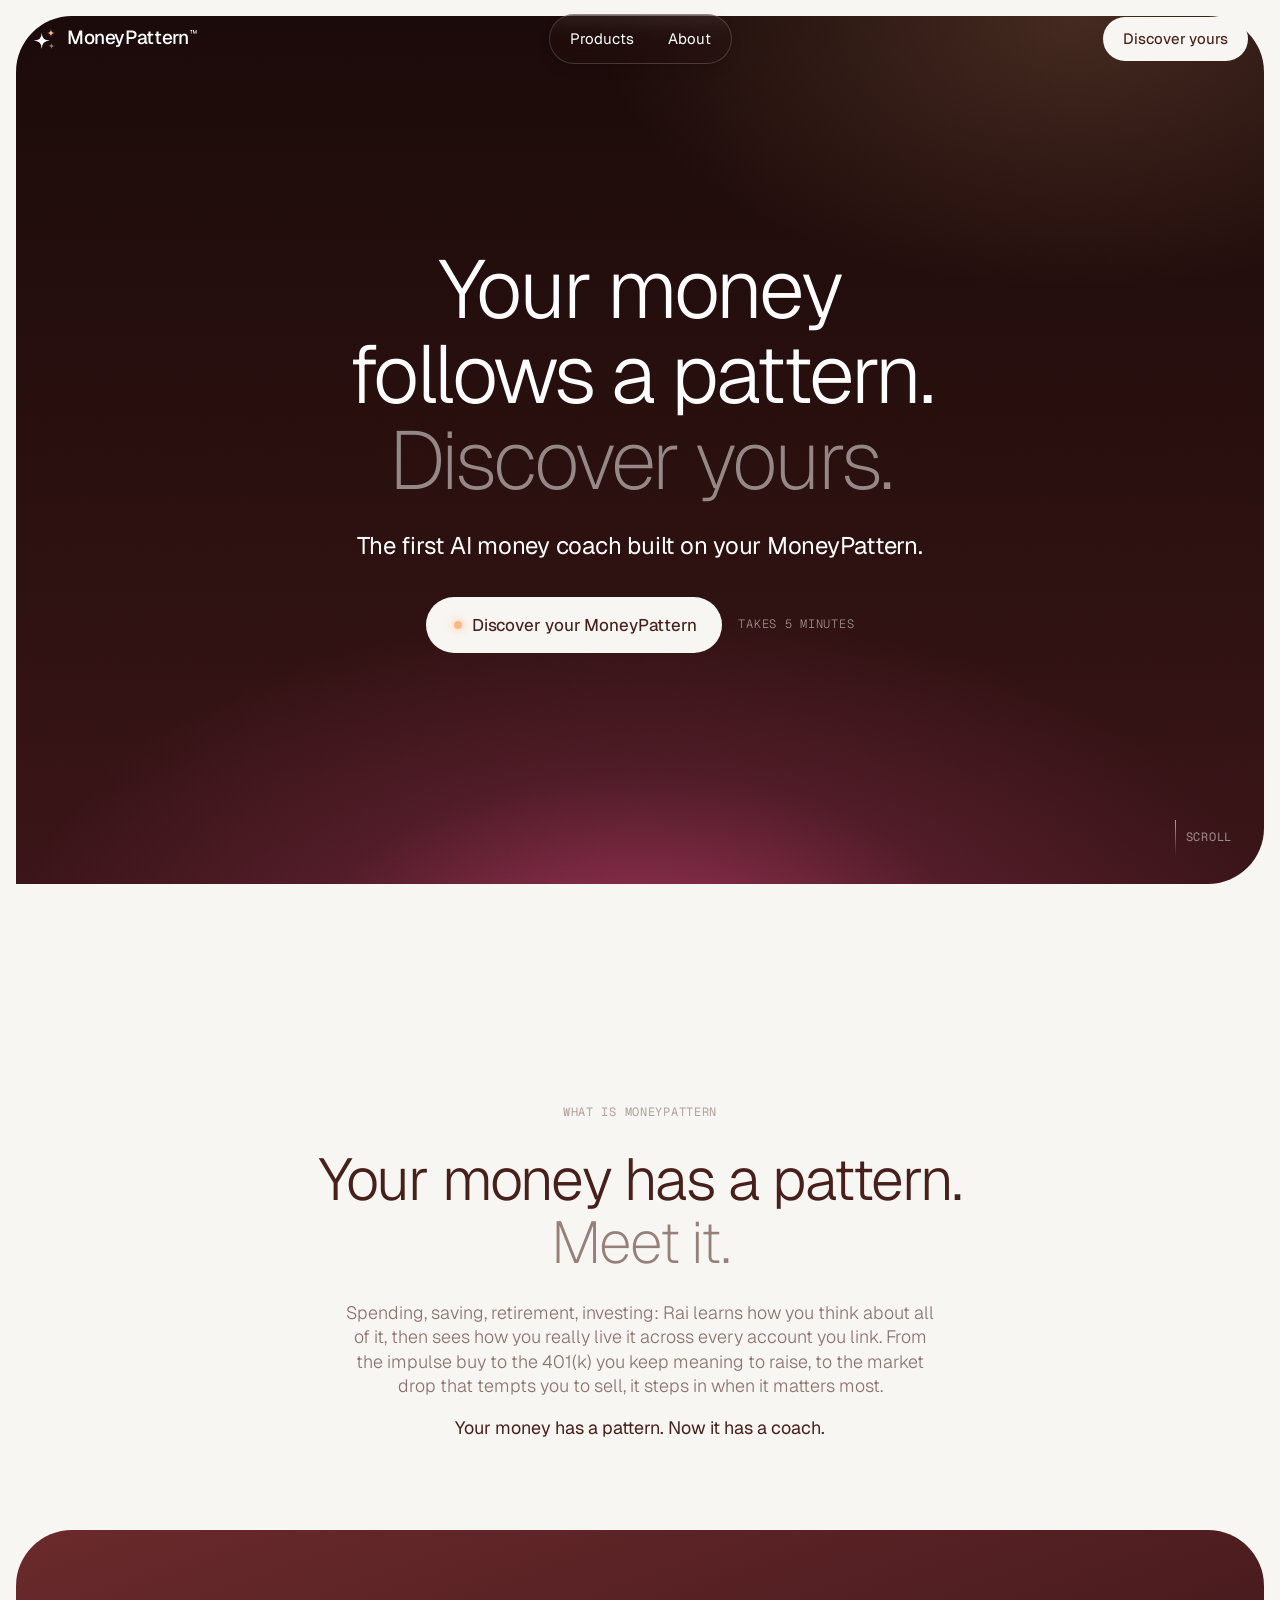
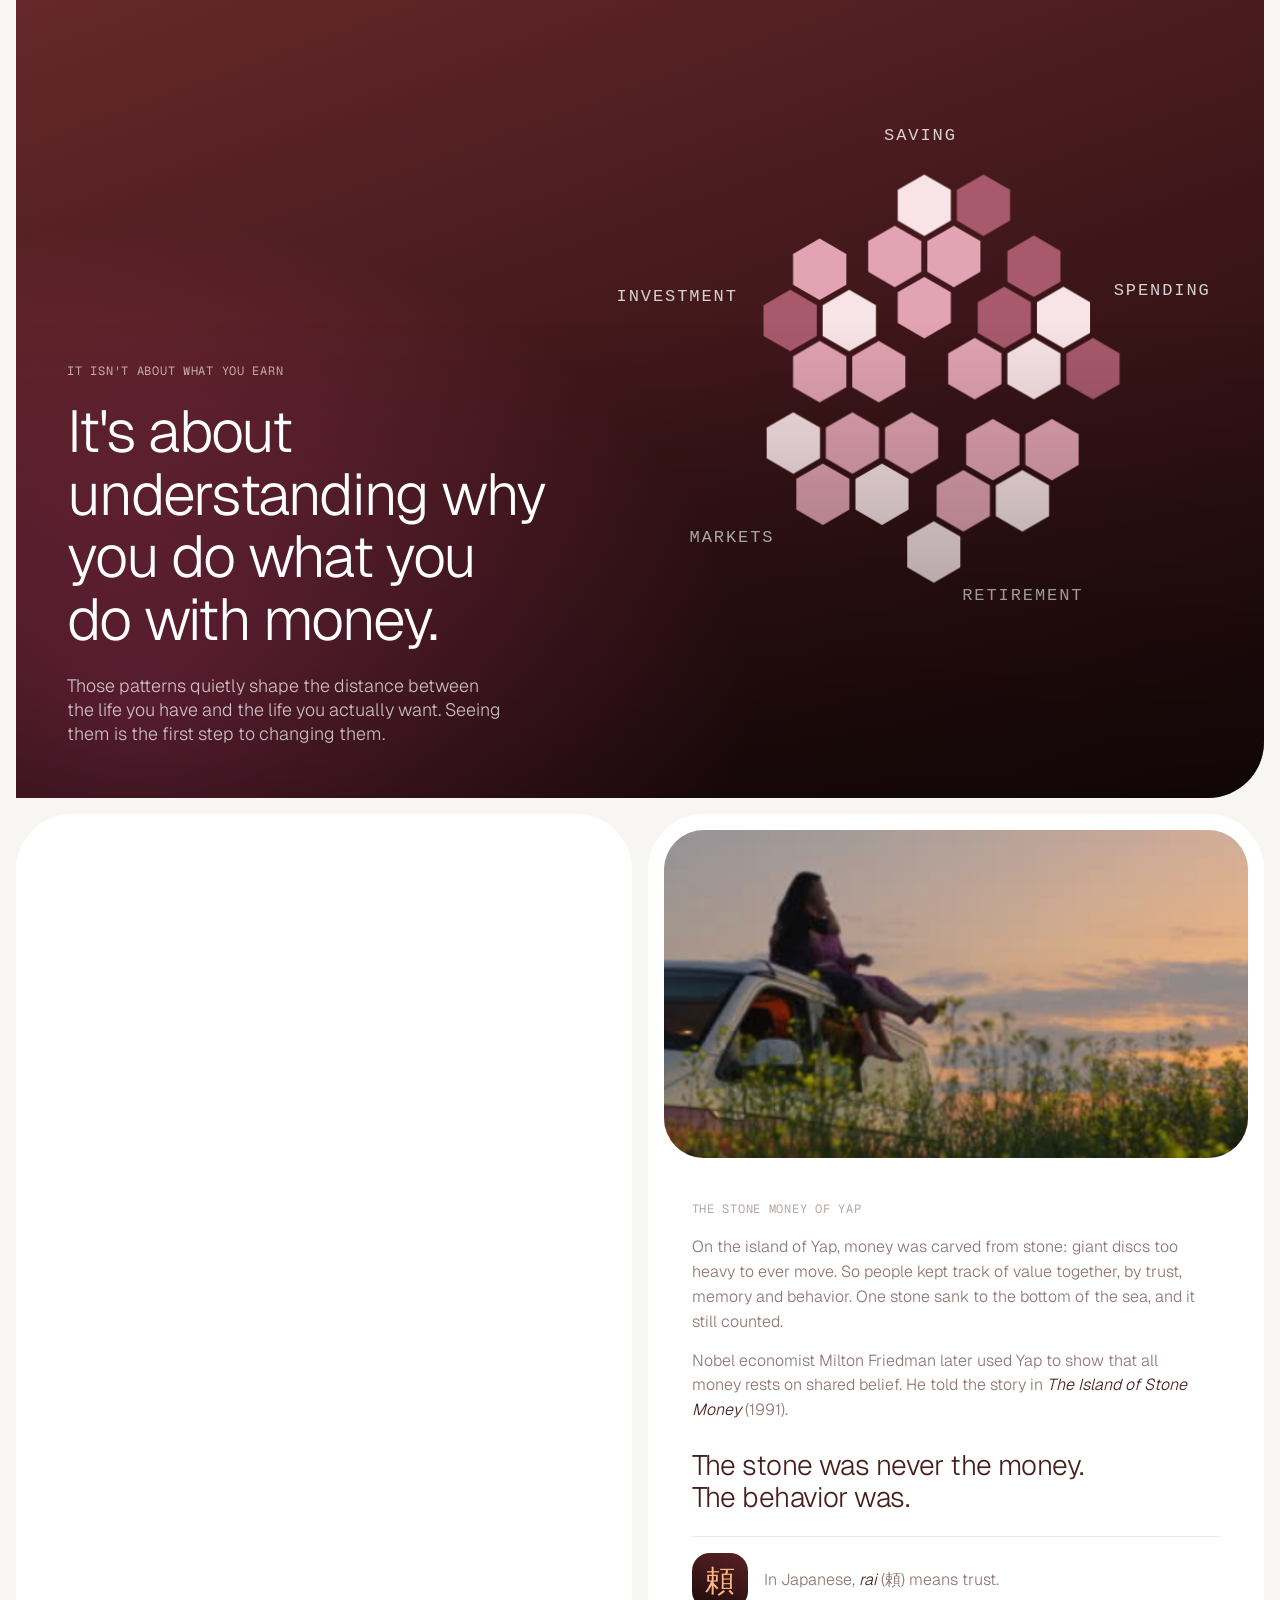
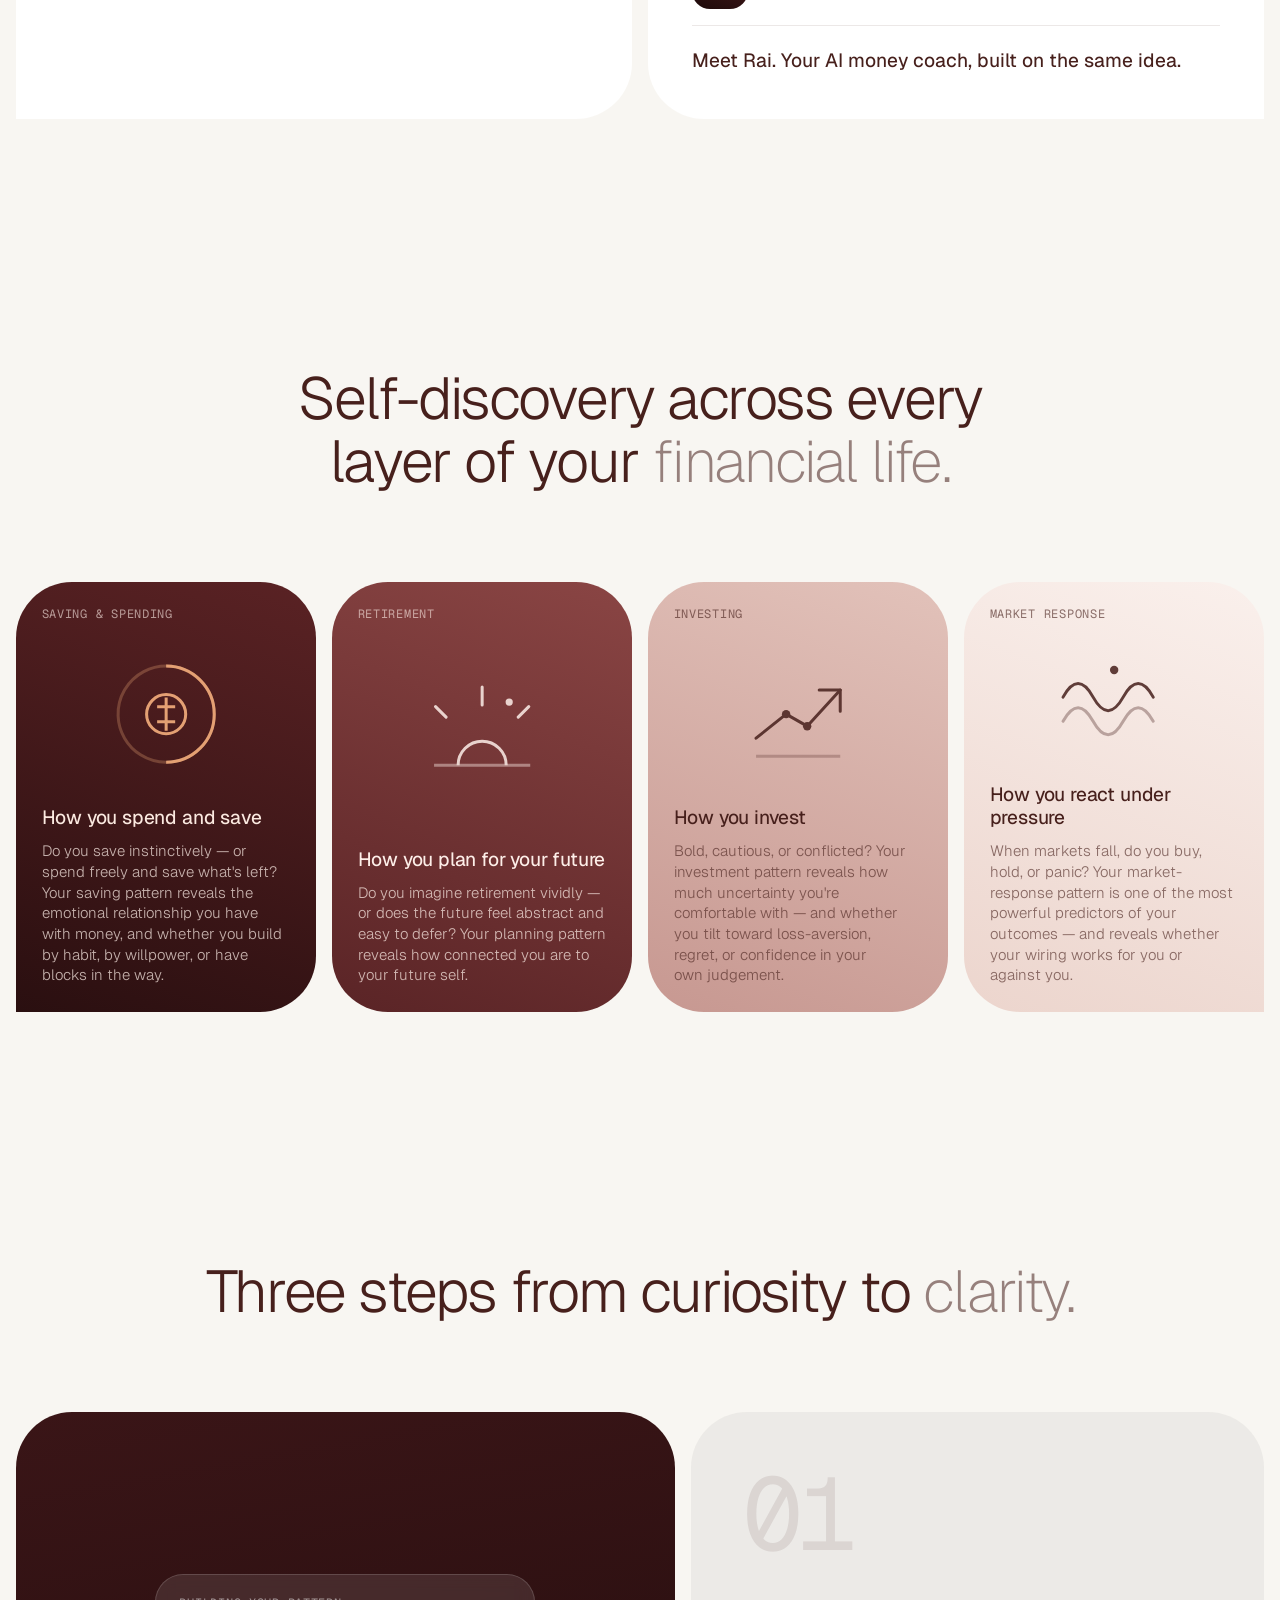
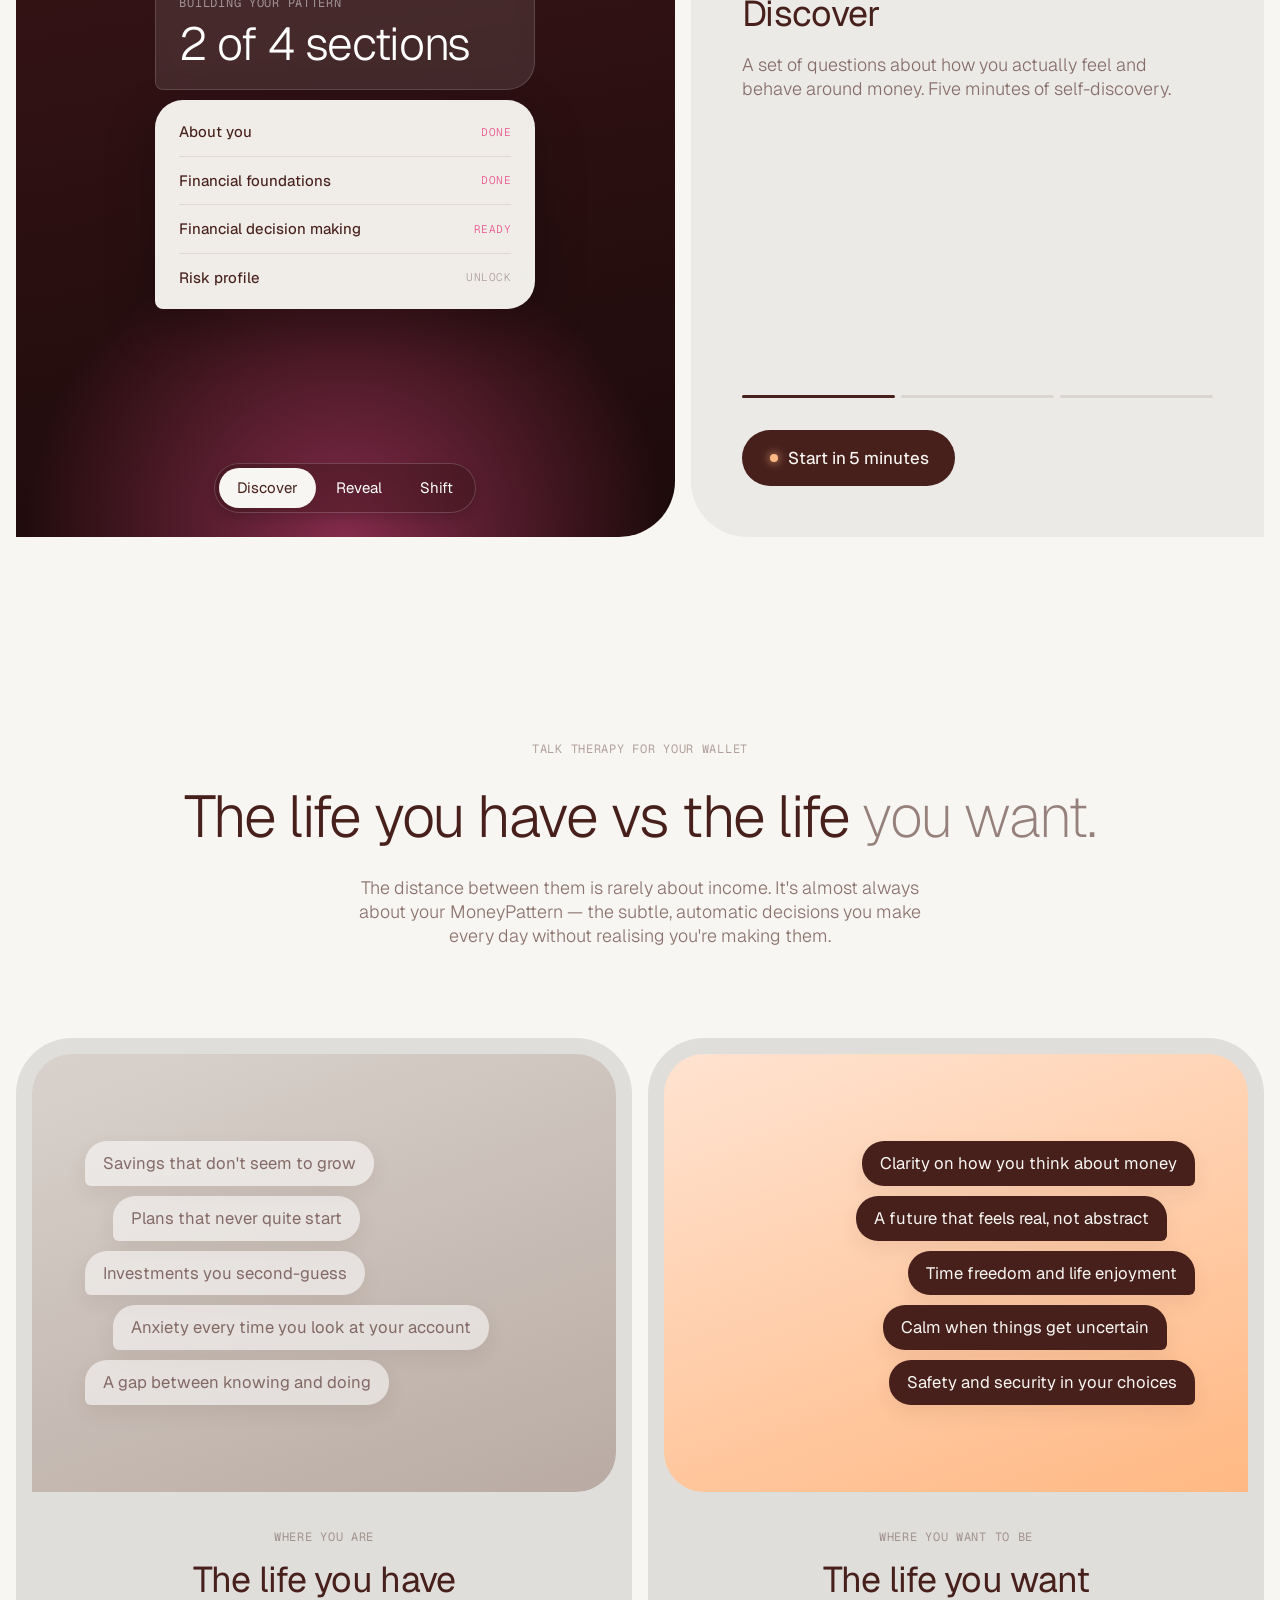
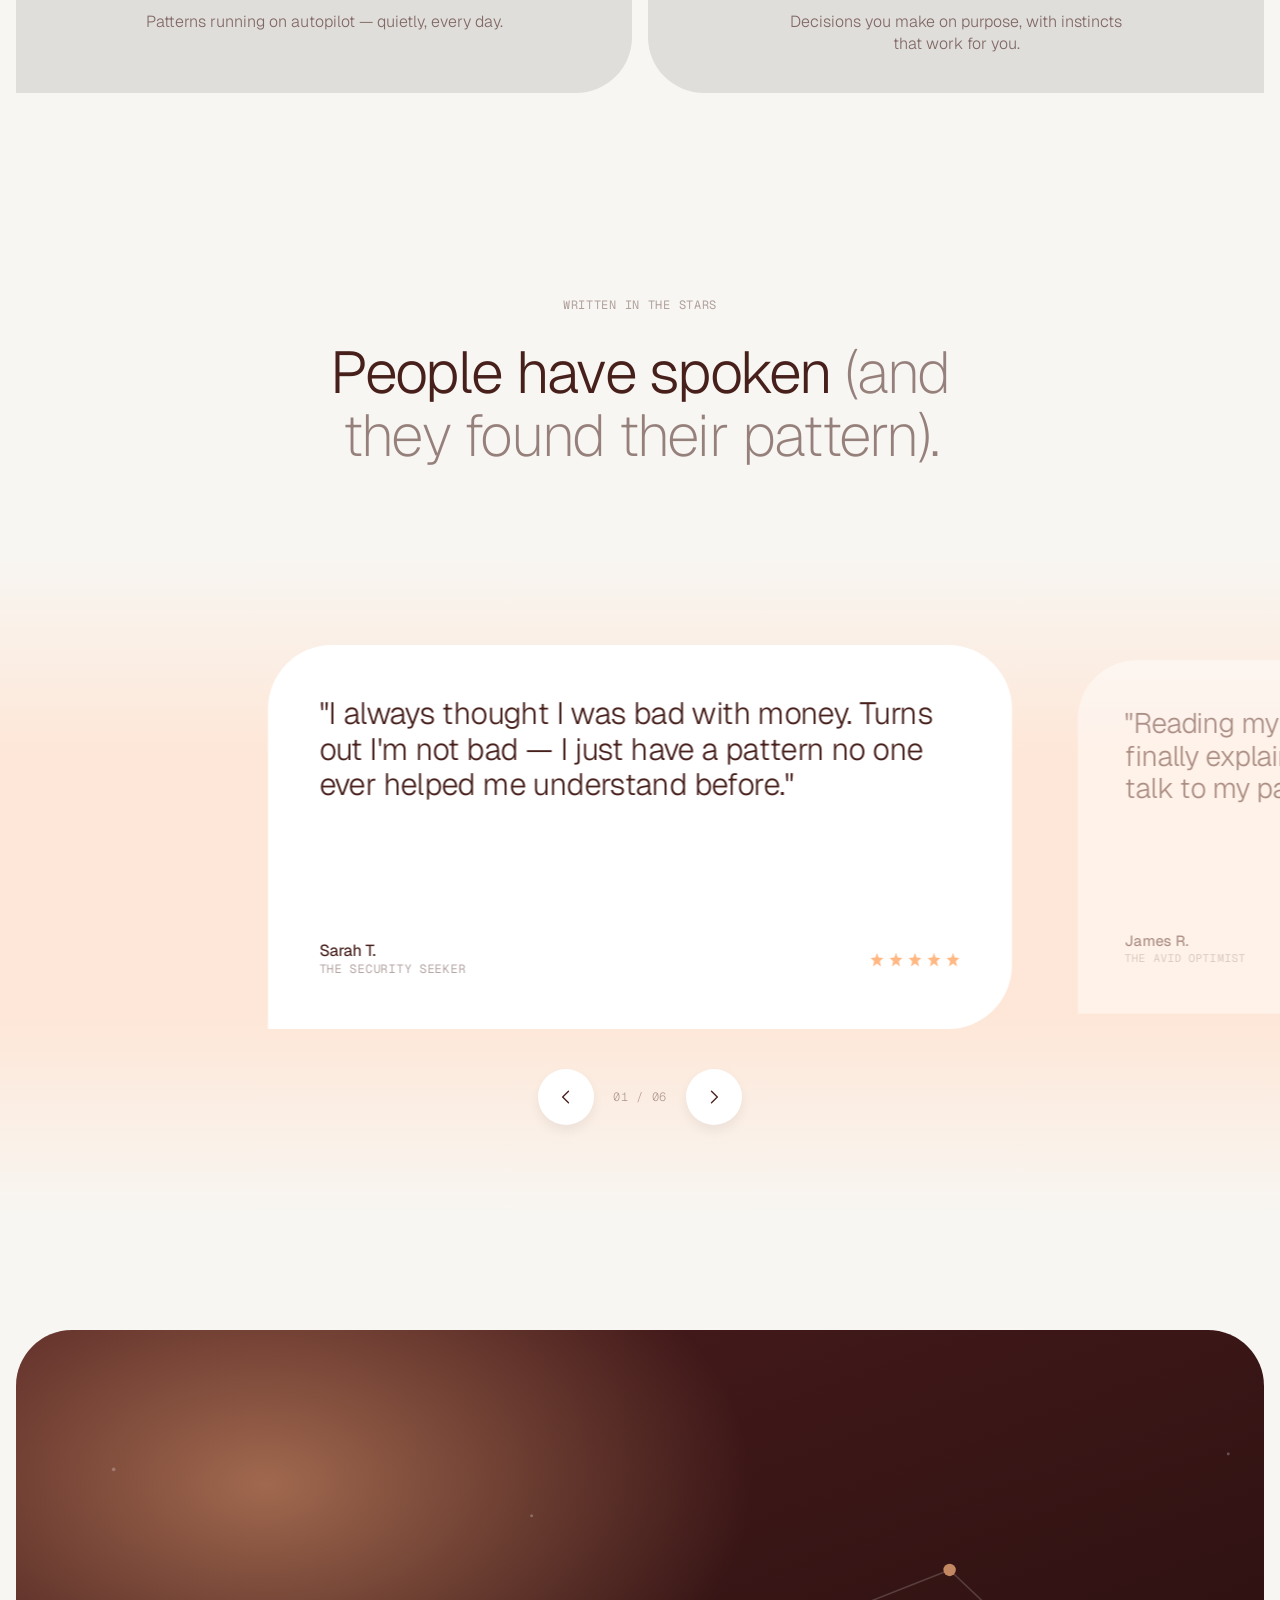
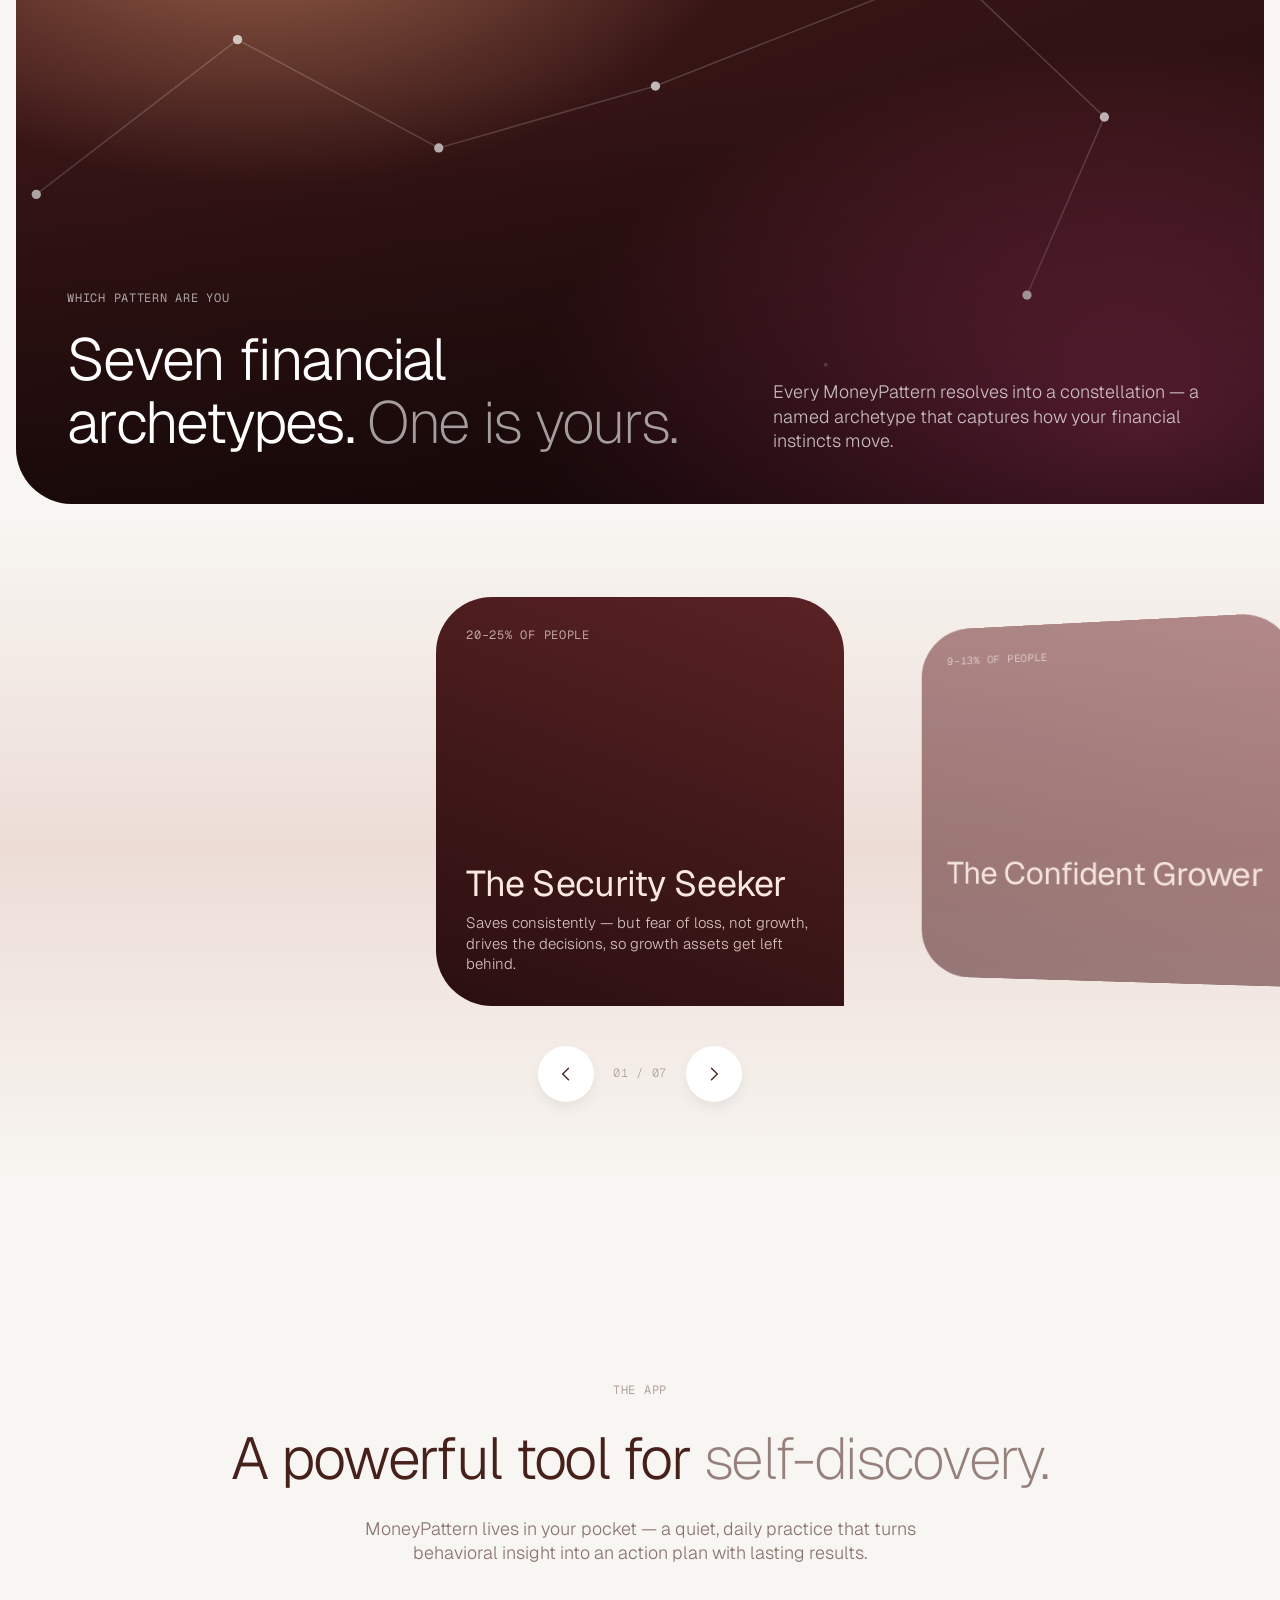
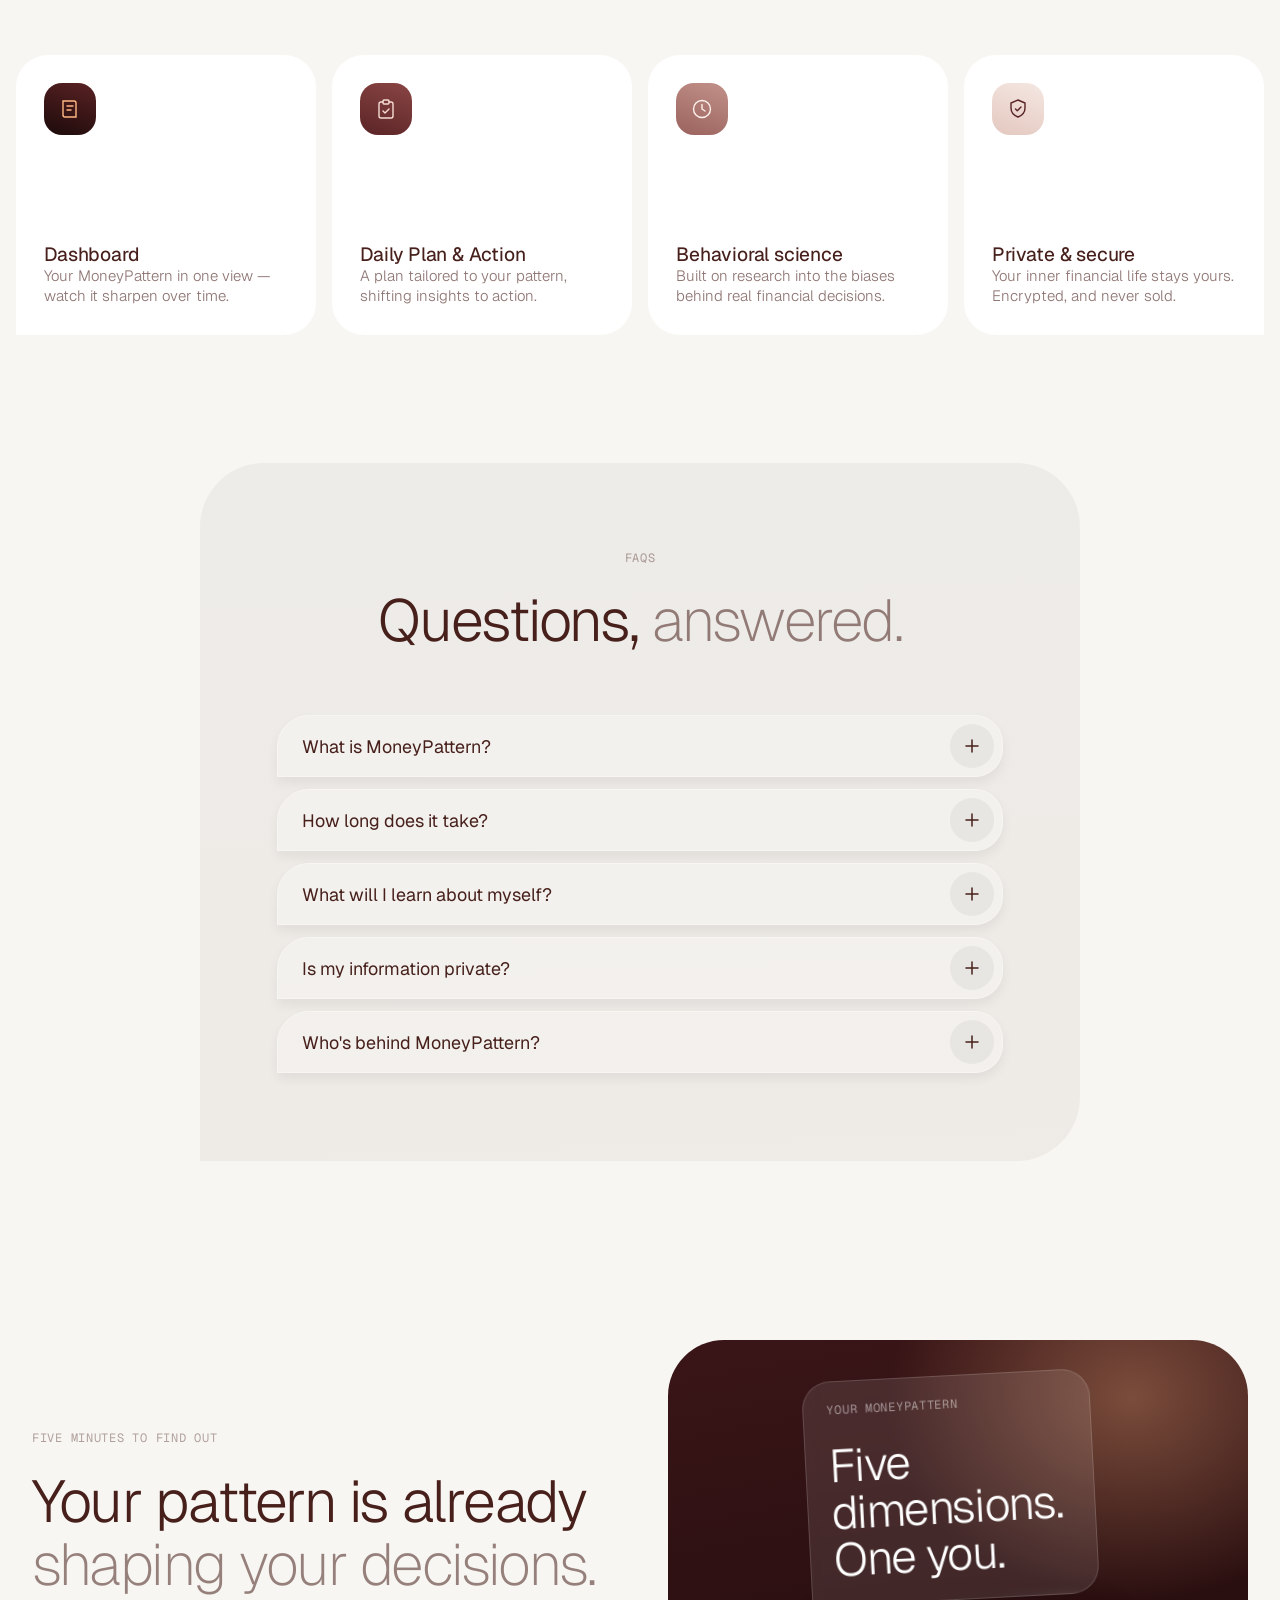
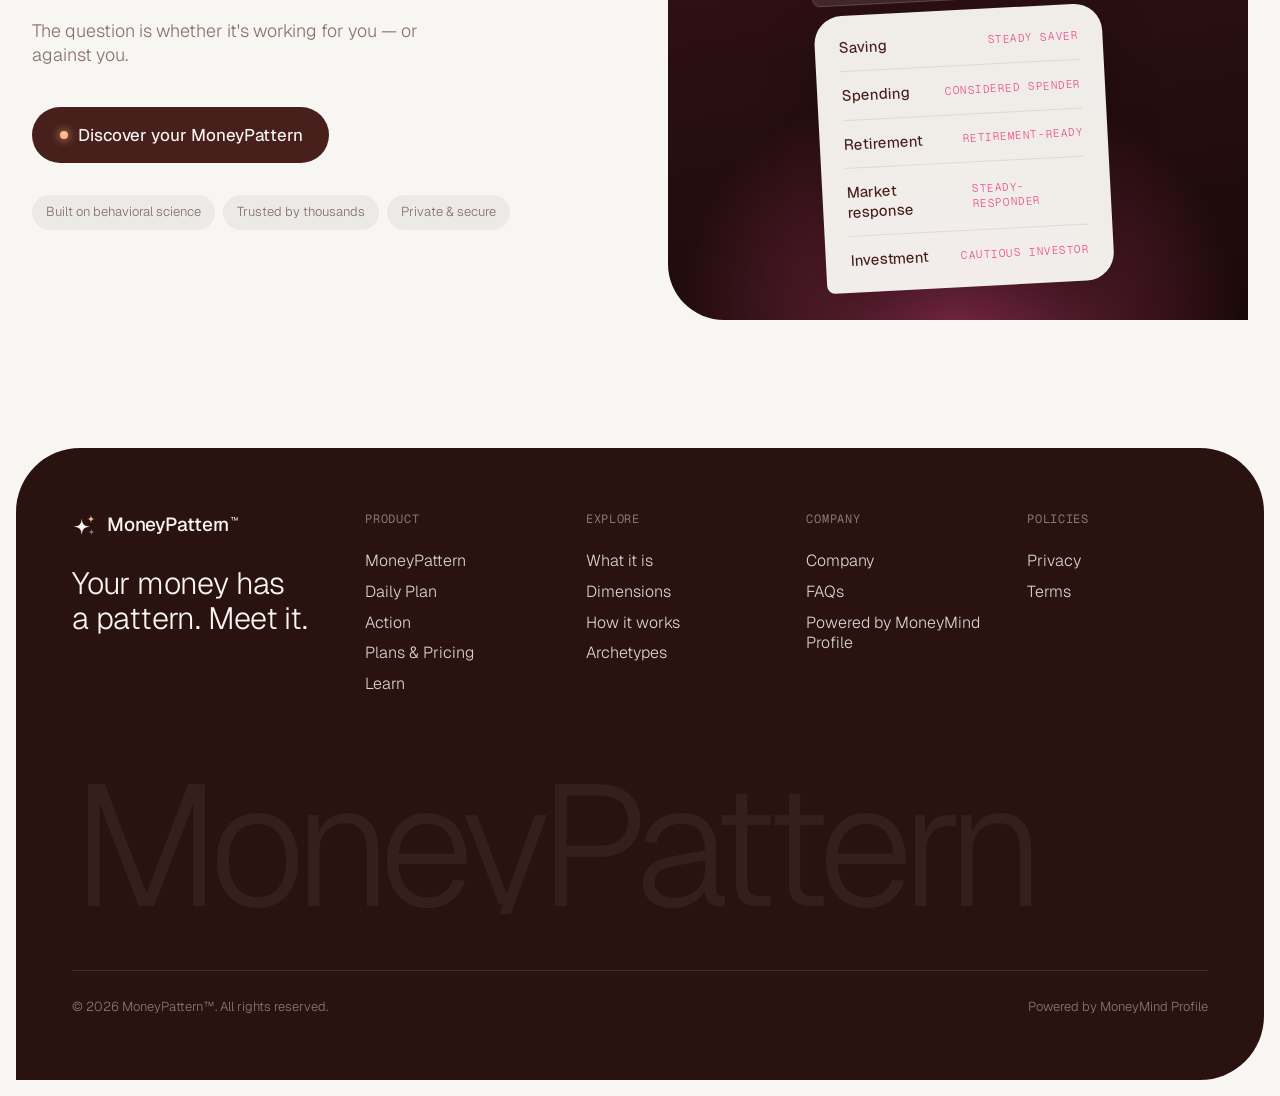
<file: index.html>
<!DOCTYPE html>
<html lang="en">
<head>
<meta charset="UTF-8">
<meta name="viewport" content="width=device-width, initial-scale=1.0, viewport-fit=cover">
<title>MoneyPattern — Your money follows a pattern. Discover yours.</title>
<meta name="description" content="Map the psychological patterns that shape how you save, spend, invest, plan, and react when the markets get messy.">
<link rel="icon" type="image/svg+xml" href="favicon.svg">
<link rel="preconnect" href="https://fonts.googleapis.com">
<link rel="preconnect" href="https://fonts.gstatic.com" crossorigin>
<link href="https://fonts.googleapis.com/css2?family=Geist:wght@200..700&family=Geist+Mono:wght@400;500&display=swap" rel="stylesheet">
<link rel="stylesheet" href="assets/site.css?v=15">
</head>
<body>

<!-- NAV -->
<header class="nav" id="nav" data-tone="dark">
  <a href="#top" class="brand" aria-label="MoneyPattern home">
    <svg viewBox="0 0 48 48" fill="none" aria-hidden="true">
      <path d="M18 12 Q18 27 33 27 Q18 27 18 42 Q18 27 3 27 Q18 27 18 12 Z" fill="currentColor"/>
      <path d="M35 5.5 Q35 13 42.5 13 Q35 13 35 20.5 Q35 13 27.5 13 Q35 13 35 5.5 Z" fill="#ffb883"/>
      <path d="M36 31 Q36 37 42 37 Q36 37 36 43 Q36 37 30 37 Q36 37 36 31 Z" fill="currentColor" opacity=".5"/>
    </svg>
    <span>MoneyPattern<sup>™</sup></span>
  </a>
  <nav class="pill" aria-label="Primary">
    <button data-banner="pm" aria-expanded="false" aria-controls="pm" aria-haspopup="dialog">Products</button>
    <button data-banner="am" aria-expanded="false" aria-controls="am" aria-haspopup="dialog">About</button>
  </nav>
  <div class="nav-right">
    <a href="https://au.moneymindprofile.com/user_link/9Ris7koRd7ylxxGPboxem3oO9dlMR3xMRy0M0xySKK8/new_profile" class="btn btn-sm" target="_blank" rel="noopener noreferrer">Discover yours</a>
  </div>
</header>
<a href="https://au.moneymindprofile.com/user_link/9Ris7koRd7ylxxGPboxem3oO9dlMR3xMRy0M0xySKK8/new_profile" class="btn m-cta" target="_blank" rel="noopener noreferrer"><span class="led"></span>Discover your MoneyPattern</a>

<!-- PRODUCT BANNER -->
<div class="pm" id="pm" role="dialog" aria-modal="true" aria-label="Products" aria-hidden="true">
  <button class="pm-close" data-close aria-label="Close products">
    <svg viewBox="0 0 24 24" fill="none" stroke="currentColor" stroke-width="1.6" stroke-linecap="round"><path d="M6 6l12 12M18 6 6 18"/></svg>
  </button>
  <div class="pm-inner">
    <div class="pm-grid pair">
      <a class="pm-card" href="product-moneypattern.html">
        <span class="pm-asset t1"><svg viewBox="0 0 24 24" fill="currentColor"><path d="M10 4.5Q10 13 18.5 13Q10 13 10 21.5Q10 13 1.5 13Q10 13 10 4.5Z"/><path d="M18 1.5Q18 5 21.5 5Q18 5 18 8.5Q18 5 14.5 5Q18 5 18 1.5Z" opacity=".55"/></svg></span>
        <span class="pm-txt"><b>MoneyPattern</b><small>Your financial horoscope in 5 minutes</small></span>
        <span class="pm-go" aria-hidden="true"><svg viewBox="0 0 16 16" fill="none" stroke="currentColor" stroke-width="1.5" stroke-linecap="round" stroke-linejoin="round"><path d="M3 8h10M9 4l4 4-4 4"/></svg></span>
      </a>
      <a class="pm-card" href="product-daily-plan.html">
        <span class="pm-asset t2"><svg viewBox="0 0 24 24" fill="none" stroke="currentColor" stroke-width="1.5" stroke-linecap="round" stroke-linejoin="round"><rect x="3.5" y="5" width="17" height="15.5" rx="3"/><path d="M3.5 10h17M8 3v4M16 3v4"/><path d="m9 15 2 2 4-4"/></svg></span>
        <span class="pm-txt"><b>Daily Plan</b><small>A small, daily practice tailored to your own MoneyPattern and life goals.</small></span>
        <span class="pm-go" aria-hidden="true"><svg viewBox="0 0 16 16" fill="none" stroke="currentColor" stroke-width="1.5" stroke-linecap="round" stroke-linejoin="round"><path d="M3 8h10M9 4l4 4-4 4"/></svg></span>
      </a>
      <a class="pm-card" href="product-action.html">
        <span class="pm-asset t3"><svg viewBox="0 0 24 24" fill="none" stroke="currentColor" stroke-width="1.5" stroke-linecap="round" stroke-linejoin="round"><path d="M9 5H7a2 2 0 0 0-2 2v12a2 2 0 0 0 2 2h10a2 2 0 0 0 2-2V7a2 2 0 0 0-2-2h-2"/><rect x="9" y="3" width="6" height="4" rx="1"/><path d="m9 14 2 2 4-4"/></svg></span>
        <span class="pm-txt"><b>Action</b><small>Turn insights into habits that stick with your AI money coach.</small></span>
        <span class="pm-go" aria-hidden="true"><svg viewBox="0 0 16 16" fill="none" stroke="currentColor" stroke-width="1.5" stroke-linecap="round" stroke-linejoin="round"><path d="M3 8h10M9 4l4 4-4 4"/></svg></span>
      </a>
      <a class="pm-card" href="learn.html">
        <span class="pm-asset t5"><svg viewBox="0 0 24 24" fill="none" stroke="currentColor" stroke-width="1.5" stroke-linecap="round" stroke-linejoin="round"><path d="M2 9.5 12 5l10 4.5-10 4.5Z"/><path d="M6 11.5v4.5c0 1.5 2.7 3 6 3s6-1.5 6-3v-4.5M22 9.5v5"/></svg></span>
        <span class="pm-txt"><b>Learn</b><small>Unlock Your Wealth Codes — a six-module course</small></span>
        <span class="pm-go" aria-hidden="true"><svg viewBox="0 0 16 16" fill="none" stroke="currentColor" stroke-width="1.5" stroke-linecap="round" stroke-linejoin="round"><path d="M3 8h10M9 4l4 4-4 4"/></svg></span>
      </a>
      <a class="pm-card" href="product-pricing.html">
        <span class="pm-asset t4"><svg viewBox="0 0 24 24" fill="none" stroke="currentColor" stroke-width="1.5" stroke-linecap="round" stroke-linejoin="round"><path d="M3 12.5V4a1 1 0 0 1 1-1h8.5l8.3 8.3a1.5 1.5 0 0 1 0 2.1l-7.4 7.4a1.5 1.5 0 0 1-2.1 0Z"/><circle cx="8" cy="8" r="1.4"/></svg></span>
        <span class="pm-txt"><b>Plans &amp; Pricing</b><small>Find the plan that fits you</small></span>
        <span class="pm-go" aria-hidden="true"><svg viewBox="0 0 16 16" fill="none" stroke="currentColor" stroke-width="1.5" stroke-linecap="round" stroke-linejoin="round"><path d="M3 8h10M9 4l4 4-4 4"/></svg></span>
      </a>
    </div>
  </div>
</div>

<!-- ABOUT BANNER -->
<div class="pm pm-alt" id="am" role="dialog" aria-modal="true" aria-label="About" aria-hidden="true">
  <button class="pm-close" data-close aria-label="Close about">
    <svg viewBox="0 0 24 24" fill="none" stroke="currentColor" stroke-width="1.6" stroke-linecap="round"><path d="M6 6l12 12M18 6 6 18"/></svg>
  </button>
  <div class="pm-inner">
    <div class="pm-grid">
      <a class="pm-card" href="company.html">
        <span class="pm-asset u1"><svg viewBox="0 0 24 24" fill="none" stroke="currentColor" stroke-width="1.5" stroke-linecap="round" stroke-linejoin="round"><path d="M4 21V6.5L12 3l8 3.5V21"/><path d="M2.5 21h19M9 21v-5h6v5M8.5 9.5h.01M12 9.5h.01M15.5 9.5h.01M8.5 13h.01M12 13h.01M15.5 13h.01"/></svg></span>
        <span class="pm-txt"><b>Company</b><small>The story and science behind MoneyPattern</small></span>
        <span class="pm-go" aria-hidden="true"><svg viewBox="0 0 16 16" fill="none" stroke="currentColor" stroke-width="1.5" stroke-linecap="round" stroke-linejoin="round"><path d="M3 8h10M9 4l4 4-4 4"/></svg></span>
      </a>
      <a class="pm-card" href="#">
        <span class="pm-asset u2"><svg viewBox="0 0 24 24" fill="none" stroke="currentColor" stroke-width="1.5" stroke-linecap="round" stroke-linejoin="round"><rect x="9" y="2.5" width="6" height="11" rx="3"/><path d="M5.5 11a6.5 6.5 0 0 0 13 0M12 17.5V21M8.5 21h7"/></svg></span>
        <span class="pm-txt"><b>Podcast</b><small>Conversations on money, mindset and behaviour</small></span>
        <span class="pm-go" aria-hidden="true"><svg viewBox="0 0 16 16" fill="none" stroke="currentColor" stroke-width="1.5" stroke-linecap="round" stroke-linejoin="round"><path d="M3 8h10M9 4l4 4-4 4"/></svg></span>
      </a>
      <a class="pm-card" href="#">
        <span class="pm-asset u3"><svg viewBox="0 0 24 24" fill="none" stroke="currentColor" stroke-width="1.5" stroke-linecap="round" stroke-linejoin="round"><rect x="2.5" y="5" width="19" height="14" rx="3.5"/><path d="M10 9.2v5.6l4.8-2.8Z" fill="currentColor"/></svg></span>
        <span class="pm-txt"><b>Videos</b><small>Ideas and research on the psychology and tech of money</small></span>
        <span class="pm-go" aria-hidden="true"><svg viewBox="0 0 16 16" fill="none" stroke="currentColor" stroke-width="1.5" stroke-linecap="round" stroke-linejoin="round"><path d="M3 8h10M9 4l4 4-4 4"/></svg></span>
      </a>
      <a class="pm-card" href="#">
        <span class="pm-asset u4"><svg viewBox="0 0 24 24" fill="none" stroke="currentColor" stroke-width="1.5" stroke-linecap="round" stroke-linejoin="round"><path d="M4 5h13v13a2 2 0 0 0 2 2H6a2 2 0 0 1-2-2Z"/><path d="M17 9h3v9a2 2 0 0 1-4 0M8 9h5M8 13h5M8 17h3"/></svg></span>
        <span class="pm-txt"><b>Media</b><small>The latest from MoneyPattern</small></span>
        <span class="pm-go" aria-hidden="true"><svg viewBox="0 0 16 16" fill="none" stroke="currentColor" stroke-width="1.5" stroke-linecap="round" stroke-linejoin="round"><path d="M3 8h10M9 4l4 4-4 4"/></svg></span>
      </a>
    </div>
  </div>
</div>

<main>

<!-- HERO -->
<section class="hero" id="top">
  <div class="hero-stick">
    <div class="hero-panel" id="hero-panel">
      <div class="hero-grain"></div>
      <div class="hero-copy">
        <h1 class="t-display">Your money follows a pattern.<br><em>Discover yours.</em></h1>
        <div class="hero-sub">
          <p class="hero-lead">The first AI money coach built on your MoneyPattern.</p>
        </div>
        <div class="hero-actions">
          <a href="https://au.moneymindprofile.com/user_link/9Ris7koRd7ylxxGPboxem3oO9dlMR3xMRy0M0xySKK8/new_profile" class="btn btn-light" target="_blank" rel="noopener noreferrer"><span class="led"></span>Discover your MoneyPattern</a>
          <span class="hero-note">Takes 5 minutes</span>
        </div>
      </div>
      <div class="hero-cue t-mono" aria-hidden="true"><span></span>Scroll</div>
    </div>
  </div>
</section>

<!-- WHAT IS -->
<section id="what">
  <div class="head">
    <span class="t-mono rv">What is MoneyPattern</span>
    <h2 class="t-h2 rv">Your money has a pattern.<br><em>Meet it.</em></h2>
    <p class="t-body rv">Spending, saving, retirement, investing: Rai learns how you think about all of it, then sees how you really live it across every account you link. From the impulse buy to the 401(k) you keep meaning to raise, to the market drop that tempts you to sell, it steps in when it matters most.</p>
    <p class="t-body rv head-close">Your money has a pattern. Now it has a coach.</p>
  </div>
  <div class="highlight rv">
    <div class="hl-card hl-what">
      <div class="hl-bg"></div>
      <div class="mp-visual" id="mp-visual">
        <svg class="mp-pattern" xmlns="http://www.w3.org/2000/svg" viewBox="0 0 315.9 264.9" role="img" aria-label="Your MoneyPattern: 26 hexagons across saving, spending, retirement, markets and investment"><style>.mph,.mpf{transform-box:fill-box;transform-origin:center;animation:mpIn .55s cubic-bezier(.2,.9,.3,1.25) both}.mph{animation:mpIn .55s cubic-bezier(.2,.9,.3,1.25) both,mpGlow 3.2s ease-in-out infinite}.mpl{animation:mpLab .8s ease 1.6s both}@keyframes mpIn{from{opacity:0;transform:scale(.3)}to{opacity:1;transform:scale(1)}}@keyframes mpGlow{0%,100%{fill-opacity:1}50%{fill-opacity:.72}}@keyframes mpLab{from{opacity:0}to{opacity:1}}@media (prefers-reduced-motion: reduce){.mph,.mpf,.mpl{animation:none}}</style><polygon points="177.1,110.8 163.1,118.9 149.1,110.8 149.1,94.6 163.1,86.5 177.1,94.6" fill="#e2a3b2"  class="mph" style="animation-delay: 0.00s, 1.80s;"/><polygon points="161.5,83.8 147.5,91.9 133.5,83.8 133.5,67.6 147.5,59.5 161.5,67.6" fill="#e2a3b2"  class="mph" style="animation-delay: 0.07s, 1.92s;"/><polygon points="177.1,56.8 163.1,64.9 149.1,56.8 149.1,40.6 163.1,32.5 177.1,40.6" fill="#f8e3e6"  class="mph" style="animation-delay: 0.14s, 2.04s;"/><polygon points="192.7,83.8 178.7,91.9 164.7,83.8 164.7,67.6 178.7,59.5 192.7,67.6" fill="#e2a3b2"  class="mph" style="animation-delay: 0.21s, 2.16s;"/><polygon points="208.3,56.8 194.3,64.9 180.3,56.8 180.3,40.6 194.3,32.5 208.3,40.6" fill="#a85a6c"  class="mph" style="animation-delay: 0.28s, 2.28s;"/><polygon points="219.3,116.0 205.3,124.1 191.3,116.0 191.3,99.8 205.3,91.7 219.3,99.8" fill="#a85a6c"  class="mph" style="animation-delay: 0.35s, 2.40s;"/><polygon points="234.9,89.0 220.9,97.1 206.9,89.0 206.9,72.8 220.9,64.7 234.9,72.8" fill="#a85a6c"  class="mph" style="animation-delay: 0.42s, 2.52s;"/><polygon points="250.5,116.0 236.5,124.1 222.5,116.0 222.5,99.8 236.5,91.7 250.5,99.8" fill="#f8e3e6"  class="mph" style="animation-delay: 0.49s, 2.64s;"/><polygon points="203.8,143.0 189.7,151.1 175.7,143.0 175.7,126.8 189.7,118.7 203.8,126.8" fill="#e2a3b2"  class="mph" style="animation-delay: 0.56s, 2.76s;"/><polygon points="234.9,143.0 220.9,151.1 206.9,143.0 206.9,126.8 220.9,118.7 234.9,126.8" fill="#f8e3e6"  class="mph" style="animation-delay: 0.63s, 2.88s;"/><polygon points="266.1,143.0 252.1,151.1 238.1,143.0 238.1,126.8 252.1,118.7 266.1,126.8" fill="#a85a6c"  class="mph" style="animation-delay: 0.70s, 3.00s;"/><polygon points="244.5,185.7 230.4,193.8 216.4,185.7 216.4,169.5 230.4,161.4 244.5,169.5" fill="#e2a3b2"  class="mph" style="animation-delay: 0.77s, 3.12s;"/><polygon points="213.3,185.7 199.3,193.8 185.2,185.7 185.2,169.5 199.3,161.4 213.3,169.5" fill="#e2a3b2"  class="mph" style="animation-delay: 0.84s, 3.24s;"/><polygon points="228.9,212.7 214.8,220.8 200.8,212.7 200.8,196.5 214.8,188.4 228.9,196.5" fill="#f8e3e6"  class="mph" style="animation-delay: 0.91s, 3.36s;"/><polygon points="197.7,212.7 183.7,220.8 169.6,212.7 169.6,196.5 183.7,188.4 197.7,196.5" fill="#e2a3b2"  class="mph" style="animation-delay: 0.98s, 3.48s;"/><polygon points="182.1,239.7 168.1,247.8 154.1,239.7 154.1,223.5 168.1,215.4 182.1,223.5" fill="#f8e3e6"  class="mph" style="animation-delay: 1.05s, 3.60s;"/><polygon points="170.4,182.2 156.4,190.3 142.4,182.2 142.4,166.0 156.4,157.9 170.4,166.0" fill="#e2a3b2"  class="mph" style="animation-delay: 1.12s, 3.72s;"/><polygon points="154.8,209.2 140.8,217.3 126.8,209.2 126.8,193.0 140.8,184.9 154.8,193.0" fill="#f8e3e6"  class="mph" style="animation-delay: 1.19s, 3.84s;"/><polygon points="123.6,209.2 109.6,217.3 95.6,209.2 95.6,193.0 109.6,184.9 123.6,193.0" fill="#e2a3b2"  class="mph" style="animation-delay: 1.26s, 3.96s;"/><polygon points="139.2,182.2 125.2,190.3 111.2,182.2 111.2,166.0 125.2,157.9 139.2,166.0" fill="#e2a3b2"  class="mph" style="animation-delay: 1.33s, 4.08s;"/><polygon points="108.1,182.2 94.0,190.3 80.0,182.2 80.0,166.0 94.0,157.9 108.1,166.0" fill="#f8e3e6"  class="mph" style="animation-delay: 1.40s, 4.20s;"/><polygon points="153.1,144.6 139.1,152.7 125.1,144.6 125.1,128.4 139.1,120.3 153.1,128.4" fill="#e2a3b2"  class="mph" style="animation-delay: 1.47s, 4.32s;"/><polygon points="122.0,144.6 107.9,152.7 93.9,144.6 93.9,128.4 107.9,120.3 122.0,128.4" fill="#e2a3b2"  class="mph" style="animation-delay: 1.54s, 4.44s;"/><polygon points="106.4,117.6 92.4,125.7 78.3,117.6 78.3,101.4 92.4,93.3 106.4,101.4" fill="#a85a6c"  class="mph" style="animation-delay: 1.61s, 4.56s;"/><polygon points="137.6,117.6 123.5,125.7 109.5,117.6 109.5,101.4 123.5,93.3 137.6,101.4" fill="#f8e3e6"  class="mph" style="animation-delay: 1.68s, 4.68s;"/><polygon points="122.0,90.6 107.9,98.7 93.9,90.6 93.9,74.4 107.9,66.3 122.0,74.4" fill="#e2a3b2"  class="mph" style="animation-delay: 1.75s, 4.80s;"/><text class="mpl" x="161.1" y="14.4" text-anchor="middle" font-family="JetBrains Mono, monospace" font-size="9.0" font-weight="500" letter-spacing="1" fill="rgba(255,255,255,0.8)">SAVING</text><text class="mpl" x="263.0" y="95.8" text-anchor="start" font-family="JetBrains Mono, monospace" font-size="9.0" font-weight="500" letter-spacing="1" fill="rgba(255,255,255,0.8)">SPENDING</text><text class="mpl" x="215.1" y="256.8" text-anchor="middle" font-family="JetBrains Mono, monospace" font-size="9.0" font-weight="500" letter-spacing="1" fill="rgba(255,255,255,0.8)">RETIREMENT</text><text class="mpl" x="84.1" y="226.3" text-anchor="end" font-family="JetBrains Mono, monospace" font-size="9.0" font-weight="500" letter-spacing="1" fill="rgba(255,255,255,0.8)">MARKETS</text><text class="mpl" x="64.8" y="99.0" text-anchor="end" font-family="JetBrains Mono, monospace" font-size="9.0" font-weight="500" letter-spacing="1" fill="rgba(255,255,255,0.8)">INVESTMENT</text></svg>
      </div>
      <div class="hl-content">
        <div>
          <span class="t-mono">It isn't about what you earn</span>
          <h3 class="t-h2" style="margin-top:20px">It's about understanding why you do what you do with money.</h3>
        </div>
        <p>Those patterns quietly shape the distance between the life you have and the life you actually want. Seeing them is the first step to changing them.</p>
      </div>
    </div>
  </div>
  <!-- STORY: photo + the stone money of Yap -->
  <div class="story">
    <div class="story-photo story-photo--video rv">
      <video class="story-video" autoplay muted loop playsinline preload="metadata" aria-label="Rai, your AI money coach, chatting about your money">
        <source src="assets/rai-coach-chat-loop.mp4" type="video/mp4">
      </video>
    </div>
    <article class="story-card rv" data-delay="100">
      <div class="story-disc">
        <img src="assets/story-van.png" alt="Two friends sitting on the roof of a van at sunset" loading="lazy">
      </div>
      <div class="story-text">
        <span class="t-mono">The stone money of Yap</span>
        <p>On the island of Yap, money was carved from stone: giant discs too heavy to ever move. So people kept track of value together, by trust, memory and behavior. One stone sank to the bottom of the sea, and it still counted.</p>
        <p>Nobel economist Milton Friedman later used Yap to show that all money rests on shared belief. He told the story in <cite>The Island of Stone Money</cite> (1991).</p>
        <p class="story-pull">The stone was never the money.<br>The behavior was.</p>
        <p class="story-rai"><span class="kanji" lang="ja">頼</span><span>In Japanese, <i>rai</i> (頼) means trust.</span></p>
        <p class="story-meet">Meet Rai. Your AI money coach, built on the same idea.</p>
      </div>
    </article>
  </div>
</section>

<!-- DIMENSIONS -->
<section id="dimensions">
  <div class="head">
    <span class="t-mono rv">The four dimensions of your pattern</span>
    <h2 class="t-h2 rv">Self-discovery across every layer of your <em>financial life.</em></h2>
  </div>
  <div class="immersive">
    <article class="im-card im-1 rv">
      <span class="t-mono">Saving &amp; Spending</span>
      <div class="im-vis">
        <svg viewBox="0 0 48 48" fill="none" stroke="currentColor" stroke-width="1"><path d="M24 8 a16 16 0 1 0 0.01 0" stroke-opacity="0.3"/><path d="M24 8 a16 16 0 0 1 0 32"/><circle cx="24" cy="24" r="6.5"/><path d="M24 18.5 v11 M21 21.5 h6 M21 26.5 h6"/></svg>
      </div>
      <h3 class="t-h4">How you spend and save</h3>
      <p>Do you save instinctively — or spend freely and save what's left? Your saving pattern reveals the emotional relationship you have with money, and whether you build by habit, by willpower, or have blocks in the way.</p>
    </article>
    <article class="im-card im-2 rv" data-delay="80">
      <span class="t-mono">Retirement</span>
      <div class="im-vis">
        <svg viewBox="0 0 48 48" fill="none" stroke="currentColor" stroke-width="1"><path d="M8 34 h32" stroke-opacity="0.5"/><path d="M16 34 a8 8 0 0 1 16 0"/><path d="M24 14 v-6 M12 18 l-3.5 -3.5 M36 18 l3.5 -3.5" stroke-linecap="round"/><circle cx="33" cy="13" r="1.2" fill="currentColor" stroke="none"/></svg>
      </div>
      <h3 class="t-h4">How you plan for your future</h3>
      <p>Do you imagine retirement vividly — or does the future feel abstract and easy to defer? Your planning pattern reveals how connected you are to your future self.</p>
    </article>
    <article class="im-card im-3 rv" data-delay="160">
      <span class="t-mono">Investing</span>
      <div class="im-vis">
        <svg viewBox="0 0 48 48" fill="none" stroke="currentColor" stroke-width="1"><path d="M10 32 L20 24 L27 28 L38 16" stroke-linecap="round" stroke-linejoin="round"/><path d="M31 16 h7 v7" stroke-linecap="round" stroke-linejoin="round"/><circle cx="20" cy="24" r="1.4" fill="currentColor" stroke="none"/><circle cx="27" cy="28" r="1.4" fill="currentColor" stroke="none"/><path d="M10 38 h28" stroke-opacity="0.3"/></svg>
      </div>
      <h3 class="t-h4">How you invest</h3>
      <p>Bold, cautious, or conflicted? Your investment pattern reveals how much uncertainty you're comfortable with — and whether you tilt toward loss-aversion, regret, or confidence in your own judgement.</p>
    </article>
    <article class="im-card im-4 rv" data-delay="240">
      <span class="t-mono">Market Response</span>
      <div class="im-vis">
        <svg viewBox="0 0 48 48" fill="none" stroke="currentColor" stroke-width="1"><path d="M7 22 q5 -9 10 0 t10 0 t10 0" stroke-linecap="round"/><path d="M7 30 q5 -9 10 0 t10 0 t10 0" stroke-opacity="0.4" stroke-linecap="round"/><circle cx="24" cy="13" r="1.4" fill="currentColor" stroke="none"/></svg>
      </div>
      <h3 class="t-h4">How you react under pressure</h3>
      <p>When markets fall, do you buy, hold, or panic? Your market-response pattern is one of the most powerful predictors of your outcomes — and reveals whether your wiring works for you or against you.</p>
    </article>
  </div>
</section>

<!-- HOW IT WORKS -->
<section id="how">
  <div class="head">
    <span class="t-mono rv">How it works</span>
    <h2 class="t-h2 rv">Three steps from curiosity to <em>clarity.</em></h2>
  </div>
  <div class="features rv">
    <div class="ft" id="ft">
      <div class="ft-asset">
        <div class="ft-slide s1 on" data-i="0">
          <div class="mock">
            <div class="mock-card dark">
              <div class="t-mono">Building your pattern</div>
              <div class="mock-big">2 of 4 sections</div>
            </div>
            <div class="mock-card">
              <div class="mock-row" style="border-top:0;padding-top:0"><b>About you</b><span>Done</span></div>
              <div class="mock-row"><b>Financial foundations</b><span>Done</span></div>
              <div class="mock-row"><b>Financial decision making</b><span>Ready</span></div>
              <div class="mock-row" style="padding-bottom:0"><b>Risk profile</b><span style="color:var(--cocoa-40)">Unlock</span></div>
            </div>
          </div>
        </div>
        <div class="ft-slide s2" data-i="1">
          <div class="mock">
            <div class="mock-card">
              <div class="t-mono">Your archetype</div>
              <div class="mock-big">The Security Seeker</div>
            </div>
            <div class="mock-card">
              <div class="mock-row" style="border-top:0;padding-top:0"><b>Saving</b><span>Steady saver</span></div>
              <div class="mock-row"><b>Spending</b><span>Impulsive spender</span></div>
              <div class="mock-row"><b>Retirement</b><span>Retirement-aware</span></div>
              <div class="mock-row"><b>Market response</b><span>Steady-responder</span></div>
              <div class="mock-row" style="padding-bottom:0"><b>Investment</b><span>Cautious investor</span></div>
            </div>
          </div>
        </div>
        <div class="ft-slide s3" data-i="2">
          <div class="mock">
            <div class="mock-card dark">
              <div class="t-mono">Your action plan</div>
              <div class="mock-big" style="font-size:clamp(26px,2.6vw,34px)">Put a pause between you and the impulse.</div>
            </div>
            <div class="mock-card mock-step">
              <span class="ico ico-1"><svg viewBox="0 0 24 24" fill="none" stroke="currentColor" stroke-width="1.7" stroke-linecap="round" stroke-linejoin="round"><path d="M9 18h6M10 22h4M15.09 14c.18-.98.65-1.74 1.41-2.5A4.65 4.65 0 0 0 18 8 6 6 0 0 0 6 8c0 1 .23 2.23 1.5 3.5.76.76 1.23 1.52 1.41 2.5"/></svg></span>
              <div><h5>Mindset</h5><p>Name the feeling you're actually reaching for.</p></div>
            </div>
            <div class="mock-card mock-step">
              <span class="ico ico-2"><svg viewBox="0 0 24 24" fill="currentColor"><rect x="6" y="5" width="4" height="14" rx="1.6"/><rect x="14" y="5" width="4" height="14" rx="1.6"/></svg></span>
              <div><h5>The pause</h5><p>Leave the cart, remove saved cards, sleep on it.</p></div>
            </div>
            <div class="mock-card mock-step">
              <span class="ico ico-3"><svg viewBox="0 0 24 24" fill="none" stroke="currentColor" stroke-width="1.7" stroke-linecap="round"><path d="M4 21v-7M4 10V3M12 21v-9M12 8V3M20 21v-5M20 12V3M1 14h6M9 8h6M17 16h6"/></svg></span>
              <div><h5>Structure</h5><p>Move savings out before you can touch them.</p></div>
            </div>
          </div>
        </div>
        <div class="ft-tabs pill" role="tablist" aria-label="How it works steps">
          <button class="on" role="tab" aria-selected="true" data-tab="0">Discover</button>
          <button role="tab" aria-selected="false" data-tab="1">Reveal</button>
          <button role="tab" aria-selected="false" data-tab="2">Shift</button>
        </div>
      </div>
      <div class="ft-body">
        <div>
          <div class="ft-panel on" data-i="0">
            <div class="ft-num">01</div>
            <h3 class="t-h3">Discover</h3>
            <p class="t-body">A set of questions about how you actually feel and behave around money. Five minutes of self-discovery.</p>
          </div>
          <div class="ft-panel" data-i="1">
            <div class="ft-num">02</div>
            <h3 class="t-h3">Reveal</h3>
            <p class="t-body">Your answers resolve into the hidden biases that shape your financial decisions — and a named archetype that captures how your instincts move.</p>
          </div>
          <div class="ft-panel" data-i="2">
            <div class="ft-num">03</div>
            <h3 class="t-h3">Shift</h3>
            <p class="t-body">Understand your levers. A plan tailored to your pattern helps you work with your instincts instead of against them.</p>
          </div>
        </div>
        <div>
          <div class="ft-progress" aria-hidden="true"><i class="on"></i><i></i><i></i></div>
          <a href="https://au.moneymindprofile.com/user_link/9Ris7koRd7ylxxGPboxem3oO9dlMR3xMRy0M0xySKK8/new_profile" class="btn" style="margin-top:32px" target="_blank" rel="noopener noreferrer"><span class="led"></span>Start in 5 minutes</a>
        </div>
      </div>
    </div>
  </div>
</section>

<!-- GAP -->
<section id="gap">
  <div class="head">
    <span class="t-mono rv">Talk therapy for your wallet</span>
    <h2 class="t-h2 rv">The life you have vs the life <em>you want.</em></h2>
    <p class="t-body rv">The distance between them is rarely about income. It's almost always about your MoneyPattern — the subtle, automatic decisions you make every day without realising you're making them.</p>
  </div>
  <div class="sbs">
    <article class="sbs-card rv">
      <div class="sbs-asset">
        <span class="bubble">Savings that don't seem to grow</span>
        <span class="bubble">Plans that never quite start</span>
        <span class="bubble">Investments you second-guess</span>
        <span class="bubble">Anxiety every time you look at your account</span>
        <span class="bubble">A gap between knowing and doing</span>
      </div>
      <div class="sbs-content">
        <div class="t-mono">Where you are</div>
        <h3 class="t-h3">The life you have</h3>
        <p>Patterns running on autopilot — quietly, every day.</p>
      </div>
    </article>
    <article class="sbs-card rv" data-delay="100">
      <div class="sbs-asset">
        <span class="bubble">Clarity on how you think about money</span>
        <span class="bubble">A future that feels real, not abstract</span>
        <span class="bubble">Time freedom and life enjoyment</span>
        <span class="bubble">Calm when things get uncertain</span>
        <span class="bubble">Safety and security in your choices</span>
      </div>
      <div class="sbs-content">
        <div class="t-mono">Where you want to be</div>
        <h3 class="t-h3">The life you want</h3>
        <p>Decisions you make on purpose, with instincts that work for you.</p>
      </div>
    </article>
  </div>
</section>

<!-- REVIEWS -->
<section class="reviews" aria-label="Testimonials">
  <div class="head">
    <span class="t-mono rv">Written in the stars</span>
    <h2 class="t-h2 rv">People have spoken <em>(and they found their pattern).</em></h2>
  </div>
  <div class="car rv" data-car="reviews">
    <div class="car-track">
      <div class="car-slide"><div class="rv-card"><blockquote>"I always thought I was bad with money. Turns out I'm not bad — I just have a pattern no one ever helped me understand before."</blockquote><div class="rv-meta"><div><b>Sarah T.</b><div class="t-mono">The Security Seeker</div></div><div class="stars" aria-label="Five stars"></div></div></div></div>
      <div class="car-slide"><div class="rv-card"><blockquote>"Reading my MoneyPattern felt like someone finally explained me to myself. It changed how I talk to my partner about our finances."</blockquote><div class="rv-meta"><div><b>James R.</b><div class="t-mono">The Avid Optimist</div></div><div class="stars" aria-label="Five stars"></div></div></div></div>
      <div class="car-slide"><div class="rv-card"><blockquote>"I've done personality tests before. This was the first one that actually changed what I did the following week."</blockquote><div class="rv-meta"><div><b>Priya M.</b><div class="t-mono">The Quiet Worrier</div></div><div class="stars" aria-label="Five stars"></div></div></div></div>
      <div class="car-slide"><div class="rv-card"><blockquote>"It named something I'd felt for years but could never articulate. Suddenly my money decisions made sense — including the bad ones."</blockquote><div class="rv-meta"><div><b>Daniel K.</b><div class="t-mono">The Informed Analyst</div></div><div class="stars" aria-label="Five stars"></div></div></div></div>
      <div class="car-slide"><div class="rv-card"><blockquote>"My partner and I took it together. The conversation it started was worth more than any budgeting app we'd ever tried."</blockquote><div class="rv-meta"><div><b>Mara L.</b><div class="t-mono">The Confident Grower</div></div><div class="stars" aria-label="Five stars"></div></div></div></div>
      <div class="car-slide"><div class="rv-card"><blockquote>"I kept putting off my finances for 'someday'. Seeing my pattern in black and white was the nudge that finally got me moving."</blockquote><div class="rv-meta"><div><b>Tom B.</b><div class="t-mono">The Present Explorer</div></div><div class="stars" aria-label="Five stars"></div></div></div></div>
    </div>
    <div class="car-ctrl">
      <button class="car-btn" data-prev aria-label="Previous testimonial"><svg viewBox="0 0 24 24" fill="none" stroke="currentColor" stroke-width="1.6" stroke-linecap="round" stroke-linejoin="round"><path d="M15 5l-7 7 7 7"/></svg></button>
      <span class="car-count" aria-live="polite"></span>
      <button class="car-btn" data-next aria-label="Next testimonial"><svg viewBox="0 0 24 24" fill="none" stroke="currentColor" stroke-width="1.6" stroke-linecap="round" stroke-linejoin="round"><path d="M9 5l7 7-7 7"/></svg></button>
    </div>
  </div>
</section>

<!-- ARCHETYPES -->
<section id="archetypes" class="arch">
  <div class="highlight rv">
    <div class="hl-card sq-right" style="min-height:min(86svh,820px)">
      <div class="hl-bg" style="background:radial-gradient(60% 60% at 20% 20%,rgba(255,184,131,.5),transparent 65%),radial-gradient(70% 70% at 90% 90%,rgba(232,75,138,.45),transparent 70%),linear-gradient(160deg,#4a1c1d,#1e0b0b)"></div>
      <svg aria-hidden="true" viewBox="0 0 1000 500" preserveAspectRatio="xMidYMid slice" style="position:absolute;inset:0;width:100%;height:100%;z-index:-1;opacity:.7">
        <polyline points="110,300 240,200 370,270 510,230 700,155 800,250 750,365" fill="none" stroke="rgba(255,255,255,.25)" stroke-width="1"/>
        <g fill="#fff"><circle cx="110" cy="300" r="3"/><circle cx="240" cy="200" r="3"/><circle cx="370" cy="270" r="3"/><circle cx="510" cy="230" r="3"/><circle cx="700" cy="155" r="4" fill="#ffb883"/><circle cx="800" cy="250" r="3"/><circle cx="750" cy="365" r="3"/></g>
        <g fill="#fff" opacity=".35"><circle cx="160" cy="90" r="1.2"/><circle cx="430" cy="120" r="1"/><circle cx="620" cy="410" r="1.2"/><circle cx="880" cy="80" r="1"/><circle cx="300" cy="440" r="1"/><circle cx="930" cy="330" r="1.2"/></g>
      </svg>
      <div class="hl-content">
        <div>
          <span class="t-mono">Which pattern are you</span>
          <h2 class="t-h2" style="margin-top:20px">Seven financial archetypes. <em style="opacity:.6">One is yours.</em></h2>
        </div>
        <p>Every MoneyPattern resolves into a constellation — a named archetype that captures how your financial instincts move.</p>
      </div>
    </div>
  </div>
  <div class="car rv" data-car="arch" style="margin-top:var(--slim)">
    <div class="car-track">
      <div class="car-slide"><div class="ar-card g1"><span class="t-mono">20–25% of people</span><div class="ar-txt"><h3 class="t-h3">The Security Seeker</h3><p>Saves consistently — but fear of loss, not growth, drives the decisions, so growth assets get left behind.</p></div></div></div>
      <div class="car-slide"><div class="ar-card g2"><span class="t-mono">9–13% of people</span><div class="ar-txt"><h3 class="t-h3">The Confident Grower</h3><p>Saves consistently, invests broadly and holds through volatility — but overconfidence can hide costly blind spots.</p></div></div></div>
      <div class="car-slide"><div class="ar-card g3"><span class="t-mono">15–20% of people</span><div class="ar-txt"><h3 class="t-h3">The Quiet Worrier</h3><p>A psychological state, not a financial one — anxiety leads to avoidance, and avoidance deepens the worry.</p></div></div></div>
      <div class="car-slide"><div class="ar-card g4"><span class="t-mono">9–13% of people</span><div class="ar-txt"><h3 class="t-h3">The Avid Optimist</h3><p>Highly engaged and quick to act — but reactive trades, FOMO and lifestyle inflation quietly erode results.</p></div></div></div>
      <div class="car-slide"><div class="ar-card g5"><span class="t-mono">5–8% of people</span><div class="ar-txt"><h3 class="t-h3">The Informed Analyst</h3><p>Researches thoroughly and rarely acts on emotion — but when the analysis never feels complete, good strategies go unimplemented.</p></div></div></div>
      <div class="car-slide"><div class="ar-card g6"><span class="t-mono">13–18% of people</span><div class="ar-txt"><h3 class="t-h3">The Present Explorer</h3><p>Not stressed by money — just not picturing the future vividly enough, so lifestyle quietly absorbs every raise.</p></div></div></div>
      <div class="car-slide"><div class="ar-card g7"><span class="t-mono">18–25% of people</span><div class="ar-txt"><h3 class="t-h3">The Pragmatic Realist</h3><p>Manages money adequately and responds to advice when prompted — but small, moderate gaps compound over time.</p></div></div></div>
    </div>
    <div class="car-ctrl">
      <button class="car-btn" data-prev aria-label="Previous archetype"><svg viewBox="0 0 24 24" fill="none" stroke="currentColor" stroke-width="1.6" stroke-linecap="round" stroke-linejoin="round"><path d="M15 5l-7 7 7 7"/></svg></button>
      <span class="car-count" aria-live="polite"></span>
      <button class="car-btn" data-next aria-label="Next archetype"><svg viewBox="0 0 24 24" fill="none" stroke="currentColor" stroke-width="1.6" stroke-linecap="round" stroke-linejoin="round"><path d="M9 5l7 7-7 7"/></svg></button>
    </div>
  </div>
</section>

<!-- APP -->
<section id="app">
  <div class="head">
    <span class="t-mono rv">The app</span>
    <h2 class="t-h2 rv">A powerful tool for <em>self-discovery.</em></h2>
    <p class="t-body rv">MoneyPattern lives in your pocket — a quiet, daily practice that turns behavioral insight into an action plan with lasting results.</p>
  </div>
  <div class="grid4">
    <article class="g-card rv">
      <span class="g-ico gi-1"><svg viewBox="0 0 24 24" fill="none" stroke="currentColor" stroke-width="1.4"><path d="M5 4h11a2 2 0 0 1 2 2v14H7a2 2 0 0 1-2-2V4Z"/><path d="M9 9h6M9 13h4" stroke-linecap="round"/></svg></span>
      <div><h3 class="t-h4">Dashboard</h3><p>Your MoneyPattern in one view — watch it sharpen over time.</p></div>
    </article>
    <article class="g-card rv" data-delay="80">
      <span class="g-ico gi-2"><svg viewBox="0 0 24 24" fill="none" stroke="currentColor" stroke-width="1.4" stroke-linecap="round" stroke-linejoin="round"><path d="M9 5H7a2 2 0 0 0-2 2v12a2 2 0 0 0 2 2h10a2 2 0 0 0 2-2V7a2 2 0 0 0-2-2h-2"/><rect x="9" y="3" width="6" height="4" rx="1"/><path d="m9 14 2 2 4-4"/></svg></span>
      <div><h3 class="t-h4">Daily Plan &amp; Action</h3><p>A plan tailored to your pattern, shifting insights to action.</p></div>
    </article>
    <article class="g-card rv" data-delay="160">
      <span class="g-ico gi-3"><svg viewBox="0 0 24 24" fill="none" stroke="currentColor" stroke-width="1.4"><circle cx="12" cy="12" r="8.5"/><path d="M12 7.5v4.5l3 2" stroke-linecap="round"/></svg></span>
      <div><h3 class="t-h4">Behavioral science</h3><p>Built on research into the biases behind real financial decisions.</p></div>
    </article>
    <article class="g-card rv" data-delay="240">
      <span class="g-ico gi-4"><svg viewBox="0 0 24 24" fill="none" stroke="currentColor" stroke-width="1.4"><path d="M12 3l7 3v5c0 4.5-3 7.5-7 9-4-1.5-7-4.5-7-9V6l7-3Z"/><path d="M9.5 12l1.8 1.8L15 10" stroke-linecap="round" stroke-linejoin="round"/></svg></span>
      <div><h3 class="t-h4">Private &amp; secure</h3><p>Your inner financial life stays yours. Encrypted, and never sold.</p></div>
    </article>
  </div>
</section>

<!-- FAQ -->
<section class="faq" id="faq">
  <div class="faq-box rv">
    <div class="head-in">
      <div class="t-mono">FAQs</div>
      <h2 class="t-h2">Questions, <em>answered.</em></h2>
    </div>
    <div class="faq-items">
      <div class="faq-item">
        <button class="faq-q" aria-expanded="false"><span>What is MoneyPattern?</span><i><svg viewBox="0 0 16 16" fill="none" stroke="currentColor" stroke-width="1.5" stroke-linecap="round"><path d="M8 2v12M2 8h12"/></svg></i></button>
        <div class="faq-a"><div><p>A horoscope for your financial mind. MoneyPattern maps the psychological patterns that shape how you save, spend, invest, plan, and react when markets get messy — so you can understand why you do what you do with money.</p></div></div>
      </div>
      <div class="faq-item">
        <button class="faq-q" aria-expanded="false"><span>How long does it take?</span><i><svg viewBox="0 0 16 16" fill="none" stroke="currentColor" stroke-width="1.5" stroke-linecap="round"><path d="M8 2v12M2 8h12"/></svg></i></button>
        <div class="faq-a"><div><p>About five minutes. You'll answer a set of questions about how you actually feel and behave around money.</p></div></div>
      </div>
      <div class="faq-item">
        <button class="faq-q" aria-expanded="false"><span>What will I learn about myself?</span><i><svg viewBox="0 0 16 16" fill="none" stroke="currentColor" stroke-width="1.5" stroke-linecap="round"><path d="M8 2v12M2 8h12"/></svg></i></button>
        <div class="faq-a"><div><p>Your pattern across four dimensions — saving &amp; spending, retirement, investing, and market response — plus the named archetype that captures how your financial instincts move, and an action plan tailored to it.</p></div></div>
      </div>
      <div class="faq-item">
        <button class="faq-q" aria-expanded="false"><span>Is my information private?</span><i><svg viewBox="0 0 16 16" fill="none" stroke="currentColor" stroke-width="1.5" stroke-linecap="round"><path d="M8 2v12M2 8h12"/></svg></i></button>
        <div class="faq-a"><div><p>Yes. Your inner financial life stays yours — it's encrypted, and never sold. Read our <a href="Privacy-Policy.html" style="text-decoration:underline;color:var(--cocoa)">Privacy Policy</a> for the details.</p></div></div>
      </div>
      <div class="faq-item">
        <button class="faq-q" aria-expanded="false"><span>Who's behind MoneyPattern?</span><i><svg viewBox="0 0 16 16" fill="none" stroke="currentColor" stroke-width="1.5" stroke-linecap="round"><path d="M8 2v12M2 8h12"/></svg></i></button>
        <div class="faq-a"><div><p>MoneyPattern was founded by Jacqui Henderson, who has spent 25+ years across technology and wealth management. It's powered by MoneyMind Profile.</p></div></div>
      </div>
    </div>
  </div>
</section>

<!-- CTA -->
<section class="cta">
  <div class="rv">
    <div class="t-mono">Five minutes to find out</div>
    <h2 class="t-h2">Your pattern is already <em>shaping your decisions.</em></h2>
    <p class="t-body">The question is whether it's working for you — or against you.</p>
    <a href="https://au.moneymindprofile.com/user_link/9Ris7koRd7ylxxGPboxem3oO9dlMR3xMRy0M0xySKK8/new_profile" class="btn" target="_blank" rel="noopener noreferrer"><span class="led"></span>Discover your MoneyPattern</a>
    <div class="cta-badges"><span>Built on behavioral science</span><span>Trusted by thousands</span><span>Private &amp; secure</span></div>
  </div>
  <div class="cta-vis rv" data-delay="120">
    <div class="mock">
      <div class="mock-card dark">
        <div class="t-mono">Your MoneyPattern</div>
        <div class="mock-big">Five dimensions. One you.</div>
      </div>
      <div class="mock-card">
        <div class="mock-row" style="border-top:0;padding-top:0"><b>Saving</b><span>Steady saver</span></div>
        <div class="mock-row"><b>Spending</b><span>Considered spender</span></div>
        <div class="mock-row"><b>Retirement</b><span>Retirement-ready</span></div>
        <div class="mock-row"><b>Market response</b><span>Steady-responder</span></div>
        <div class="mock-row" style="padding-bottom:0"><b>Investment</b><span>Cautious investor</span></div>
      </div>
    </div>
  </div>
</section>

</main>

<!-- FOOTER -->
<footer class="foot">
  <div class="foot-in">
    <div class="foot-top">
      <div>
        <span class="brand">
          <svg viewBox="0 0 48 48" fill="none" aria-hidden="true">
            <path d="M18 12 Q18 27 33 27 Q18 27 18 42 Q18 27 3 27 Q18 27 18 12 Z" fill="currentColor"/>
            <path d="M35 5.5 Q35 13 42.5 13 Q35 13 35 20.5 Q35 13 27.5 13 Q35 13 35 5.5 Z" fill="#ffb883"/>
            <path d="M36 31 Q36 37 42 37 Q36 37 36 43 Q36 37 30 37 Q36 37 36 31 Z" fill="currentColor" opacity=".5"/>
          </svg>
          <span>MoneyPattern<sup>™</sup></span>
        </span>
        <p class="foot-tag">Your money has a pattern. Meet it.</p>
      </div>
      <div class="foot-col">
        <h6>Product</h6>
        <a href="product-moneypattern.html">MoneyPattern</a>
        <a href="product-daily-plan.html">Daily Plan</a>
        <a href="product-action.html">Action</a>
        <a href="product-pricing.html">Plans &amp; Pricing</a>
        <a href="learn.html">Learn</a>
      </div>
      <div class="foot-col">
        <h6>Explore</h6>
        <a href="#what">What it is</a>
        <a href="#dimensions">Dimensions</a>
        <a href="#how">How it works</a>
        <a href="#archetypes">Archetypes</a>
      </div>
      <div class="foot-col">
        <h6>Company</h6>
        <a href="company.html">Company</a>
        <a href="#faq">FAQs</a>
        <span>Powered by MoneyMind Profile</span>
      </div>
      <div class="foot-col">
        <h6>Policies</h6>
        <a href="Privacy-Policy.html">Privacy</a>
        <a href="Terms-of-Use.html">Terms</a>
      </div>
    </div>
    <div class="foot-word" aria-hidden="true">MoneyPattern</div>
    <div class="foot-bot">
      <span>© <span id="yr">2026</span> MoneyPattern™. All rights reserved.</span>
      <span>Powered by MoneyMind Profile</span>
    </div>
  </div>
</footer>

<script src="assets/site.js?v=15"></script>
</body>
</html>
</file>
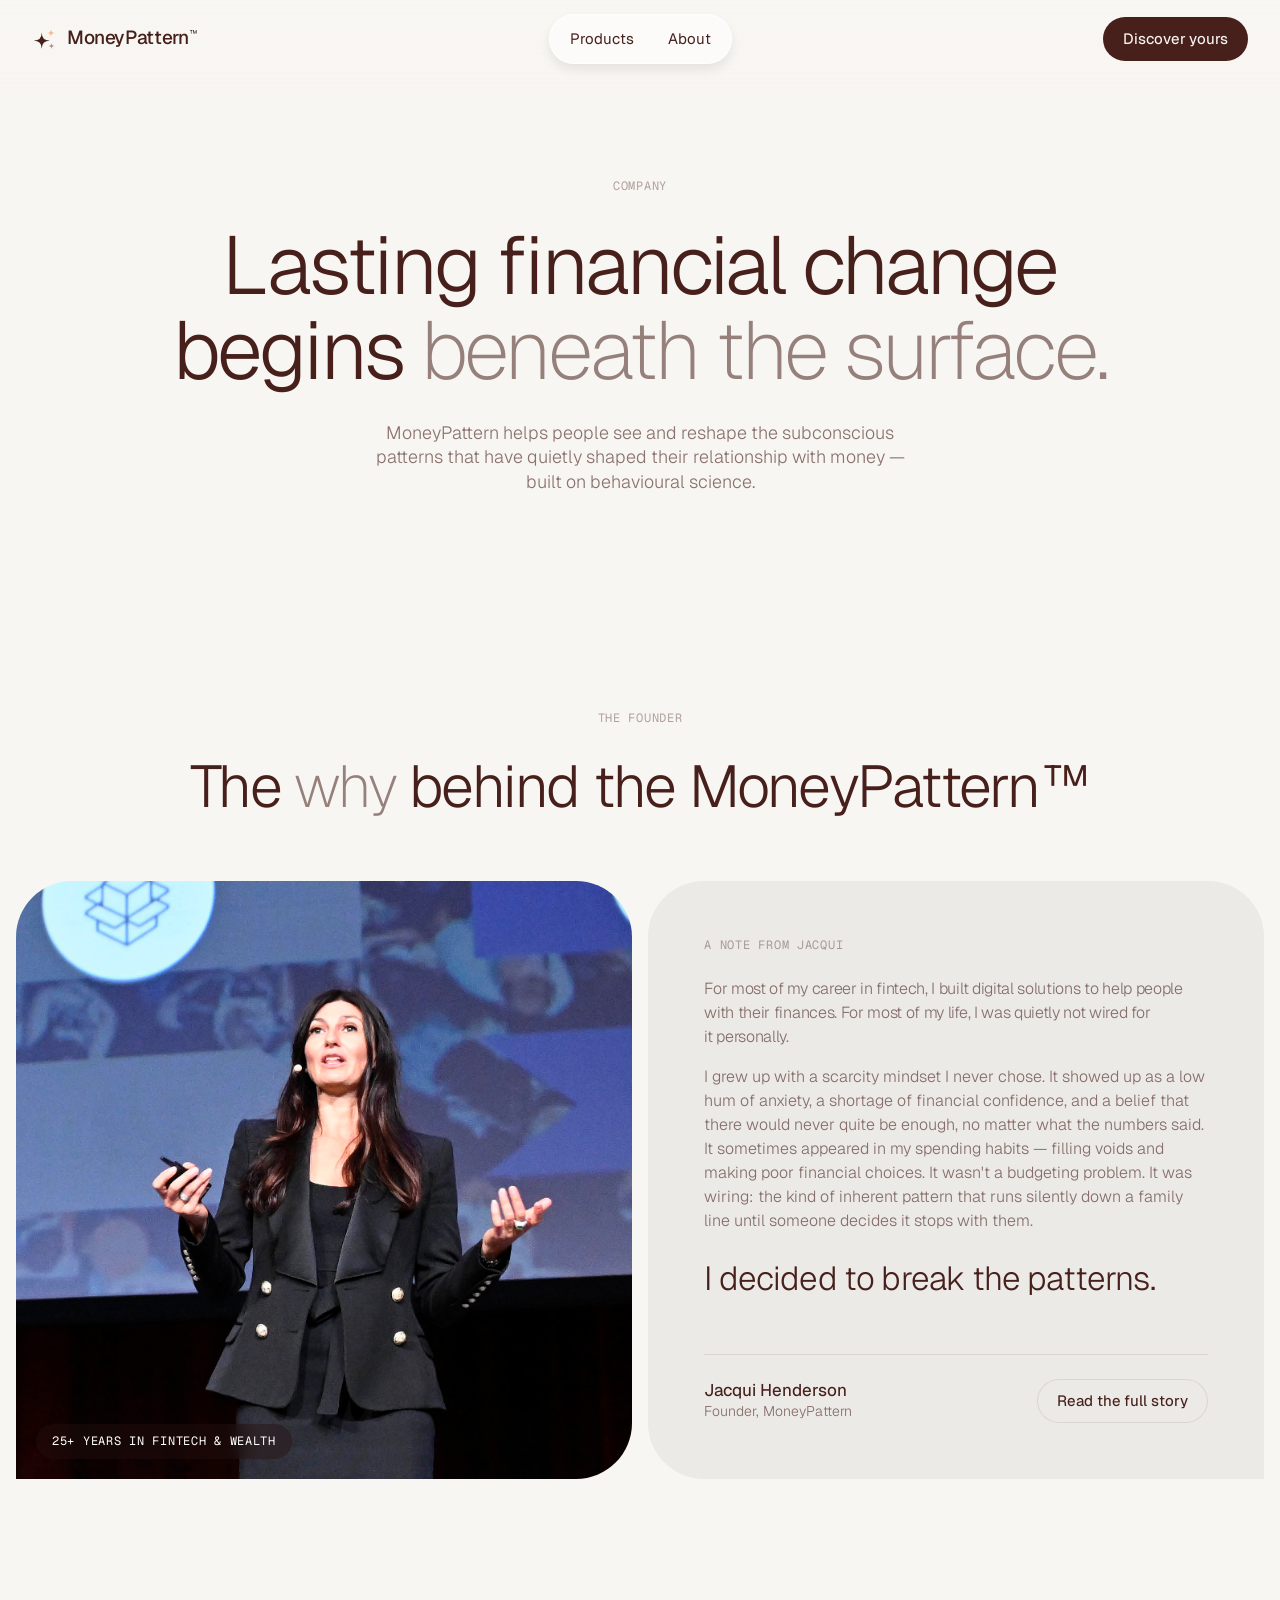
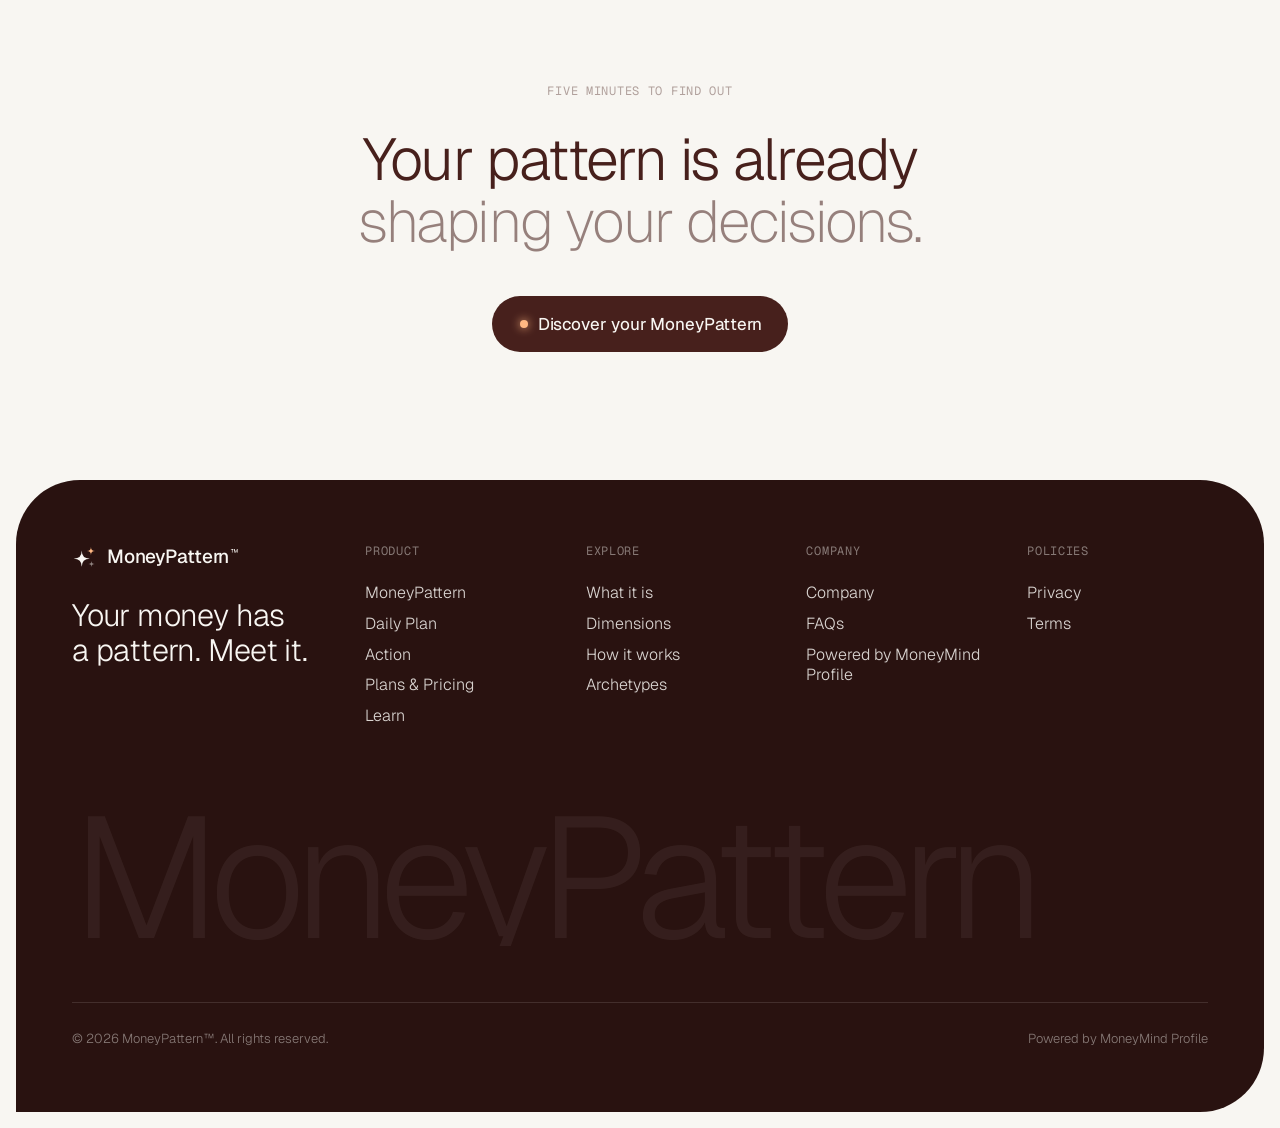
<file: company.html>
<!DOCTYPE html>
<html lang="en">
<head>
<meta charset="UTF-8">
<meta name="viewport" content="width=device-width, initial-scale=1.0, viewport-fit=cover">
<title>Company — MoneyPattern</title>
<meta name="description" content="The story and science behind MoneyPattern, and the founder who built it.">
<link rel="icon" type="image/svg+xml" href="favicon.svg">
<link rel="preconnect" href="https://fonts.googleapis.com">
<link rel="preconnect" href="https://fonts.gstatic.com" crossorigin>
<link href="https://fonts.googleapis.com/css2?family=Geist:wght@200..700&family=Geist+Mono:wght@400;500&display=swap" rel="stylesheet">
<link rel="stylesheet" href="assets/site.css?v=15">
</head>
<body>

<!-- NAV -->
<header class="nav" id="nav" data-tone="light">
  <a href="index.html" class="brand" aria-label="MoneyPattern home">
    <svg viewBox="0 0 48 48" fill="none" aria-hidden="true">
      <path d="M18 12 Q18 27 33 27 Q18 27 18 42 Q18 27 3 27 Q18 27 18 12 Z" fill="currentColor"/>
      <path d="M35 5.5 Q35 13 42.5 13 Q35 13 35 20.5 Q35 13 27.5 13 Q35 13 35 5.5 Z" fill="#ffb883"/>
      <path d="M36 31 Q36 37 42 37 Q36 37 36 43 Q36 37 30 37 Q36 37 36 31 Z" fill="currentColor" opacity=".5"/>
    </svg>
    <span>MoneyPattern<sup>™</sup></span>
  </a>
  <nav class="pill" aria-label="Primary">
    <button data-banner="pm" aria-expanded="false" aria-controls="pm" aria-haspopup="dialog">Products</button>
    <button data-banner="am" aria-expanded="false" aria-controls="am" aria-haspopup="dialog">About</button>
  </nav>
  <div class="nav-right">
    <a href="https://au.moneymindprofile.com/user_link/9Ris7koRd7ylxxGPboxem3oO9dlMR3xMRy0M0xySKK8/new_profile" class="btn btn-sm" target="_blank" rel="noopener noreferrer">Discover yours</a>
  </div>
</header>
<a href="https://au.moneymindprofile.com/user_link/9Ris7koRd7ylxxGPboxem3oO9dlMR3xMRy0M0xySKK8/new_profile" class="btn m-cta" target="_blank" rel="noopener noreferrer"><span class="led"></span>Discover your MoneyPattern</a>

<!-- PRODUCT BANNER -->
<div class="pm" id="pm" role="dialog" aria-modal="true" aria-label="Products" aria-hidden="true">
  <button class="pm-close" data-close aria-label="Close products">
    <svg viewBox="0 0 24 24" fill="none" stroke="currentColor" stroke-width="1.6" stroke-linecap="round"><path d="M6 6l12 12M18 6 6 18"/></svg>
  </button>
  <div class="pm-inner">
    <div class="pm-grid pair">
      <a class="pm-card" href="product-moneypattern.html">
        <span class="pm-asset t1"><svg viewBox="0 0 24 24" fill="currentColor"><path d="M10 4.5Q10 13 18.5 13Q10 13 10 21.5Q10 13 1.5 13Q10 13 10 4.5Z"/><path d="M18 1.5Q18 5 21.5 5Q18 5 18 8.5Q18 5 14.5 5Q18 5 18 1.5Z" opacity=".55"/></svg></span>
        <span class="pm-txt"><b>MoneyPattern</b><small>Your financial horoscope in 5 minutes</small></span>
        <span class="pm-go" aria-hidden="true"><svg viewBox="0 0 16 16" fill="none" stroke="currentColor" stroke-width="1.5" stroke-linecap="round" stroke-linejoin="round"><path d="M3 8h10M9 4l4 4-4 4"/></svg></span>
      </a>
      <a class="pm-card" href="product-daily-plan.html">
        <span class="pm-asset t2"><svg viewBox="0 0 24 24" fill="none" stroke="currentColor" stroke-width="1.5" stroke-linecap="round" stroke-linejoin="round"><rect x="3.5" y="5" width="17" height="15.5" rx="3"/><path d="M3.5 10h17M8 3v4M16 3v4"/><path d="m9 15 2 2 4-4"/></svg></span>
        <span class="pm-txt"><b>Daily Plan</b><small>A small, daily practice tailored to your own MoneyPattern and life goals.</small></span>
        <span class="pm-go" aria-hidden="true"><svg viewBox="0 0 16 16" fill="none" stroke="currentColor" stroke-width="1.5" stroke-linecap="round" stroke-linejoin="round"><path d="M3 8h10M9 4l4 4-4 4"/></svg></span>
      </a>
      <a class="pm-card" href="product-action.html">
        <span class="pm-asset t3"><svg viewBox="0 0 24 24" fill="none" stroke="currentColor" stroke-width="1.5" stroke-linecap="round" stroke-linejoin="round"><path d="M9 5H7a2 2 0 0 0-2 2v12a2 2 0 0 0 2 2h10a2 2 0 0 0 2-2V7a2 2 0 0 0-2-2h-2"/><rect x="9" y="3" width="6" height="4" rx="1"/><path d="m9 14 2 2 4-4"/></svg></span>
        <span class="pm-txt"><b>Action</b><small>Turn insights into habits that stick with your AI money coach.</small></span>
        <span class="pm-go" aria-hidden="true"><svg viewBox="0 0 16 16" fill="none" stroke="currentColor" stroke-width="1.5" stroke-linecap="round" stroke-linejoin="round"><path d="M3 8h10M9 4l4 4-4 4"/></svg></span>
      </a>
      <a class="pm-card" href="learn.html">
        <span class="pm-asset t5"><svg viewBox="0 0 24 24" fill="none" stroke="currentColor" stroke-width="1.5" stroke-linecap="round" stroke-linejoin="round"><path d="M2 9.5 12 5l10 4.5-10 4.5Z"/><path d="M6 11.5v4.5c0 1.5 2.7 3 6 3s6-1.5 6-3v-4.5M22 9.5v5"/></svg></span>
        <span class="pm-txt"><b>Learn</b><small>Unlock Your Wealth Codes — a six-module course</small></span>
        <span class="pm-go" aria-hidden="true"><svg viewBox="0 0 16 16" fill="none" stroke="currentColor" stroke-width="1.5" stroke-linecap="round" stroke-linejoin="round"><path d="M3 8h10M9 4l4 4-4 4"/></svg></span>
      </a>
      <a class="pm-card" href="product-pricing.html">
        <span class="pm-asset t4"><svg viewBox="0 0 24 24" fill="none" stroke="currentColor" stroke-width="1.5" stroke-linecap="round" stroke-linejoin="round"><path d="M3 12.5V4a1 1 0 0 1 1-1h8.5l8.3 8.3a1.5 1.5 0 0 1 0 2.1l-7.4 7.4a1.5 1.5 0 0 1-2.1 0Z"/><circle cx="8" cy="8" r="1.4"/></svg></span>
        <span class="pm-txt"><b>Plans &amp; Pricing</b><small>Find the plan that fits you</small></span>
        <span class="pm-go" aria-hidden="true"><svg viewBox="0 0 16 16" fill="none" stroke="currentColor" stroke-width="1.5" stroke-linecap="round" stroke-linejoin="round"><path d="M3 8h10M9 4l4 4-4 4"/></svg></span>
      </a>
    </div>
  </div>
</div>

<!-- ABOUT BANNER -->
<div class="pm pm-alt" id="am" role="dialog" aria-modal="true" aria-label="About" aria-hidden="true">
  <button class="pm-close" data-close aria-label="Close about">
    <svg viewBox="0 0 24 24" fill="none" stroke="currentColor" stroke-width="1.6" stroke-linecap="round"><path d="M6 6l12 12M18 6 6 18"/></svg>
  </button>
  <div class="pm-inner">
    <div class="pm-grid">
      <a class="pm-card" href="company.html">
        <span class="pm-asset u1"><svg viewBox="0 0 24 24" fill="none" stroke="currentColor" stroke-width="1.5" stroke-linecap="round" stroke-linejoin="round"><path d="M4 21V6.5L12 3l8 3.5V21"/><path d="M2.5 21h19M9 21v-5h6v5M8.5 9.5h.01M12 9.5h.01M15.5 9.5h.01M8.5 13h.01M12 13h.01M15.5 13h.01"/></svg></span>
        <span class="pm-txt"><b>Company</b><small>The story and science behind MoneyPattern</small></span>
        <span class="pm-go" aria-hidden="true"><svg viewBox="0 0 16 16" fill="none" stroke="currentColor" stroke-width="1.5" stroke-linecap="round" stroke-linejoin="round"><path d="M3 8h10M9 4l4 4-4 4"/></svg></span>
      </a>
      <a class="pm-card" href="#">
        <span class="pm-asset u2"><svg viewBox="0 0 24 24" fill="none" stroke="currentColor" stroke-width="1.5" stroke-linecap="round" stroke-linejoin="round"><rect x="9" y="2.5" width="6" height="11" rx="3"/><path d="M5.5 11a6.5 6.5 0 0 0 13 0M12 17.5V21M8.5 21h7"/></svg></span>
        <span class="pm-txt"><b>Podcast</b><small>Conversations on money, mindset and behaviour</small></span>
        <span class="pm-go" aria-hidden="true"><svg viewBox="0 0 16 16" fill="none" stroke="currentColor" stroke-width="1.5" stroke-linecap="round" stroke-linejoin="round"><path d="M3 8h10M9 4l4 4-4 4"/></svg></span>
      </a>
      <a class="pm-card" href="#">
        <span class="pm-asset u3"><svg viewBox="0 0 24 24" fill="none" stroke="currentColor" stroke-width="1.5" stroke-linecap="round" stroke-linejoin="round"><rect x="2.5" y="5" width="19" height="14" rx="3.5"/><path d="M10 9.2v5.6l4.8-2.8Z" fill="currentColor"/></svg></span>
        <span class="pm-txt"><b>Videos</b><small>Ideas and research on the psychology and tech of money</small></span>
        <span class="pm-go" aria-hidden="true"><svg viewBox="0 0 16 16" fill="none" stroke="currentColor" stroke-width="1.5" stroke-linecap="round" stroke-linejoin="round"><path d="M3 8h10M9 4l4 4-4 4"/></svg></span>
      </a>
      <a class="pm-card" href="#">
        <span class="pm-asset u4"><svg viewBox="0 0 24 24" fill="none" stroke="currentColor" stroke-width="1.5" stroke-linecap="round" stroke-linejoin="round"><path d="M4 5h13v13a2 2 0 0 0 2 2H6a2 2 0 0 1-2-2Z"/><path d="M17 9h3v9a2 2 0 0 1-4 0M8 9h5M8 13h5M8 17h3"/></svg></span>
        <span class="pm-txt"><b>Media</b><small>The latest from MoneyPattern</small></span>
        <span class="pm-go" aria-hidden="true"><svg viewBox="0 0 16 16" fill="none" stroke="currentColor" stroke-width="1.5" stroke-linecap="round" stroke-linejoin="round"><path d="M3 8h10M9 4l4 4-4 4"/></svg></span>
      </a>
    </div>
  </div>
</div>

<main>

<!-- COMPANY HERO -->
<section class="p-hero">
  <span class="t-mono rv">Company</span>
  <h1 class="t-display rv">Lasting financial change begins <em>beneath the surface.</em></h1>
  <p class="t-body rv">MoneyPattern helps people see and reshape the subconscious patterns that have quietly shaped their relationship with money — built on behavioural science.</p>
</section>

<!-- FOUNDER -->
<section id="founder">
  <div class="head sm">
    <span class="t-mono rv">The founder</span>
    <h2 class="t-h2 rv">The <em>why</em> behind the MoneyPattern™</h2>
  </div>
  <div class="founder">
    <div class="fd-photo rv">
      <img src="assets/jacqui-henderson.jpg" width="1667" height="1489" loading="lazy" alt="Jacqui Henderson, Founder of MoneyPattern, speaking on stage.">
      <span class="tag t-mono">25+ years in fintech &amp; wealth</span>
    </div>
    <div class="fd-body rv" data-delay="100">
      <div class="t-mono">A note from Jacqui</div>
      <p class="fd-lead">For most of my career in fintech, I built digital solutions to help people with their finances. For most of my life, I was quietly not wired for it personally.</p>
      <p>I grew up with a scarcity mindset I never chose. It showed up as a low hum of anxiety, a shortage of financial confidence, and a belief that there would never quite be enough, no matter what the numbers said. It sometimes appeared in my spending habits — filling voids and making poor financial choices. It wasn't a budgeting problem. It was wiring: the kind of inherent pattern that runs silently down a family line until someone decides it stops with them.</p>
      <p class="fd-pull">I decided to break the patterns.</p>
      <div class="fd-more" id="fd-more">
        <div>
          <p>Breaking an intergenerational cycle turned out to be less about willpower and more about understanding the subconscious programming underneath the behaviour — the automatic stories, internal dialogue, fears, and reactions that fire long before a single financial decision is consciously made. The nervous system also held the key: real change came from retraining the body's automatic responses, so decisions were no longer driven by inherited stress or survival patterns, and a calmer default could take their place. As I did that work on myself, the shift was real and measurable in how I lived. The scarcity loosened into a sense of abundance. The anxiety that used to spike around money settled into something calmer and more regulated. Money stopped being a threat and started being a tool.</p>
          <p>That transformation didn't come from nowhere. I've spent 25+ years across technology and wealth management, working as a thought leader in fintech and watching, up close, how often brilliant financial tools fail people — not because the advice is wrong, but because the subconscious patterns and nervous system wiring underneath was never addressed.</p>
          <p>Behavioural science became my obsession and, eventually, my purpose. It's the driving force behind the MoneyPattern — built on the conviction that lasting financial change begins beneath the surface, by helping people see and reshape the subconscious patterns that have quietly shaped their relationship with money for generations.</p>
        </div>
      </div>
      <div class="fd-foot">
        <div class="fd-sign"><b>Jacqui Henderson</b><span>Founder, MoneyPattern</span></div>
        <button class="btn btn-sm btn-ghost" id="fd-toggle" aria-expanded="false" aria-controls="fd-more">Read the full story</button>
      </div>
    </div>
  </div>
</section>

<!-- CTA -->
<section class="head" style="padding-bottom:clamp(96px,10vw,160px)">
  <span class="t-mono rv">Five minutes to find out</span>
  <h2 class="t-h2 rv">Your pattern is already <em>shaping your decisions.</em></h2>
  <a href="https://au.moneymindprofile.com/user_link/9Ris7koRd7ylxxGPboxem3oO9dlMR3xMRy0M0xySKK8/new_profile" class="btn rv" target="_blank" rel="noopener noreferrer"><span class="led"></span>Discover your MoneyPattern</a>
</section>

</main>

<!-- FOOTER -->
<footer class="foot">
  <div class="foot-in">
    <div class="foot-top">
      <div>
        <span class="brand">
          <svg viewBox="0 0 48 48" fill="none" aria-hidden="true">
            <path d="M18 12 Q18 27 33 27 Q18 27 18 42 Q18 27 3 27 Q18 27 18 12 Z" fill="currentColor"/>
            <path d="M35 5.5 Q35 13 42.5 13 Q35 13 35 20.5 Q35 13 27.5 13 Q35 13 35 5.5 Z" fill="#ffb883"/>
            <path d="M36 31 Q36 37 42 37 Q36 37 36 43 Q36 37 30 37 Q36 37 36 31 Z" fill="currentColor" opacity=".5"/>
          </svg>
          <span>MoneyPattern<sup>™</sup></span>
        </span>
        <p class="foot-tag">Your money has a pattern. Meet it.</p>
      </div>
      <div class="foot-col">
        <h6>Product</h6>
        <a href="product-moneypattern.html">MoneyPattern</a>
        <a href="product-daily-plan.html">Daily Plan</a>
        <a href="product-action.html">Action</a>
        <a href="product-pricing.html">Plans &amp; Pricing</a>
        <a href="learn.html">Learn</a>
      </div>
      <div class="foot-col">
        <h6>Explore</h6>
        <a href="index.html#what">What it is</a>
        <a href="index.html#dimensions">Dimensions</a>
        <a href="index.html#how">How it works</a>
        <a href="index.html#archetypes">Archetypes</a>
      </div>
      <div class="foot-col">
        <h6>Company</h6>
        <a href="company.html">Company</a>
        <a href="index.html#faq">FAQs</a>
        <span>Powered by MoneyMind Profile</span>
      </div>
      <div class="foot-col">
        <h6>Policies</h6>
        <a href="Privacy-Policy.html">Privacy</a>
        <a href="Terms-of-Use.html">Terms</a>
      </div>
    </div>
    <div class="foot-word" aria-hidden="true">MoneyPattern</div>
    <div class="foot-bot">
      <span>© <span id="yr">2026</span> MoneyPattern™. All rights reserved.</span>
      <span>Powered by MoneyMind Profile</span>
    </div>
  </div>
</footer>

<script src="assets/site.js?v=15"></script>
</body>
</html>
</file>
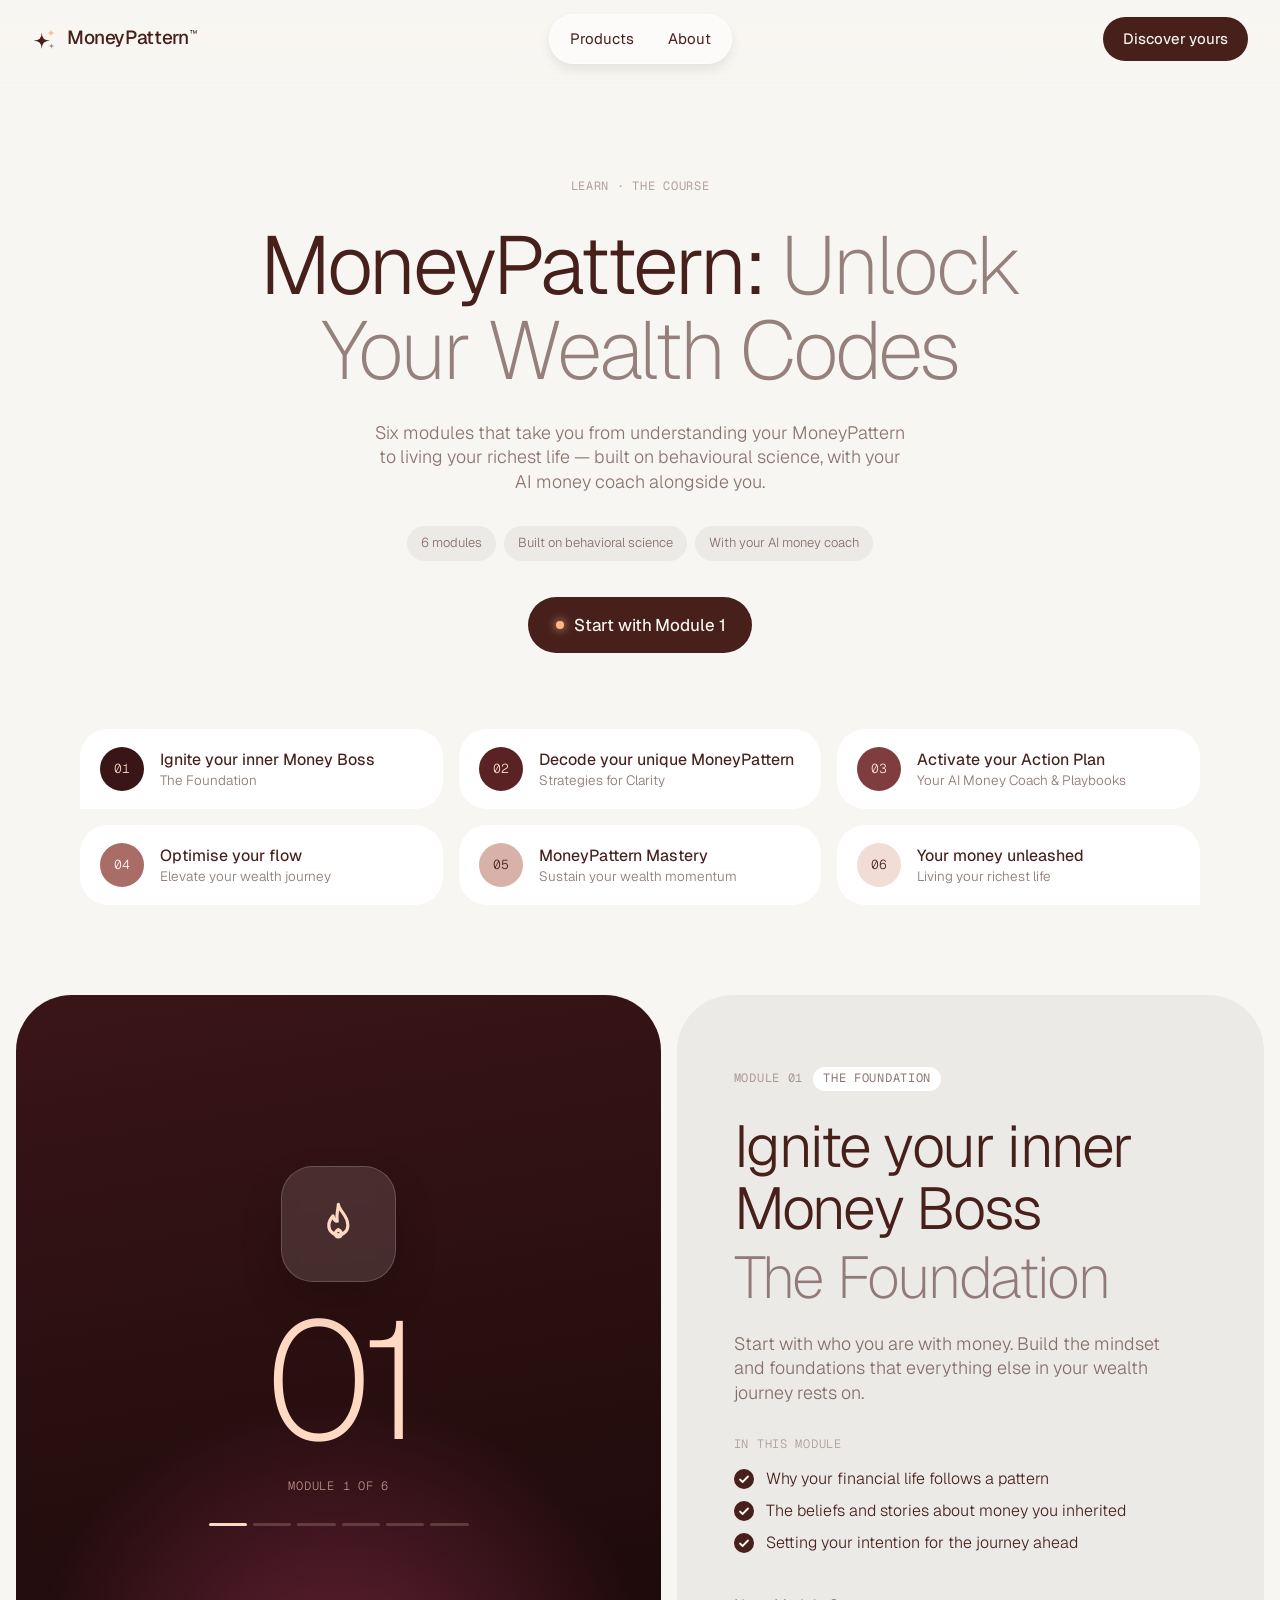
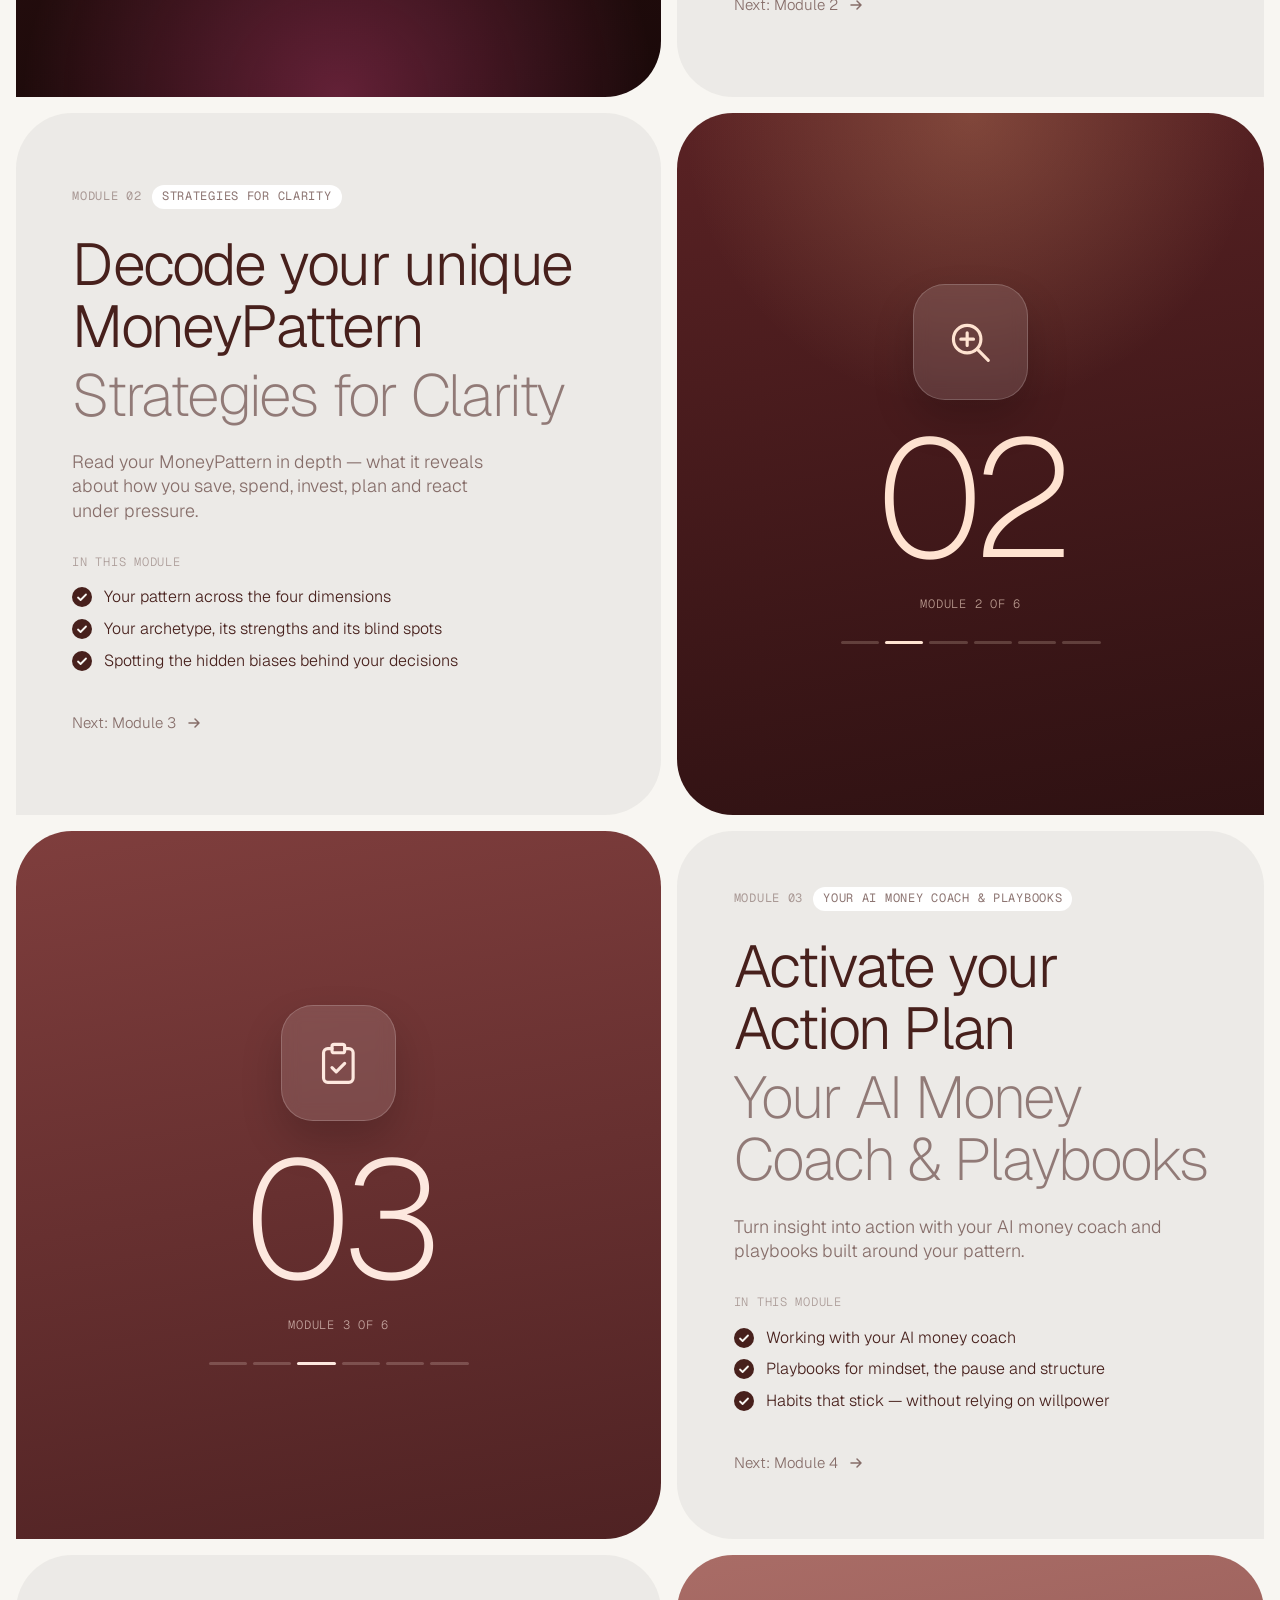
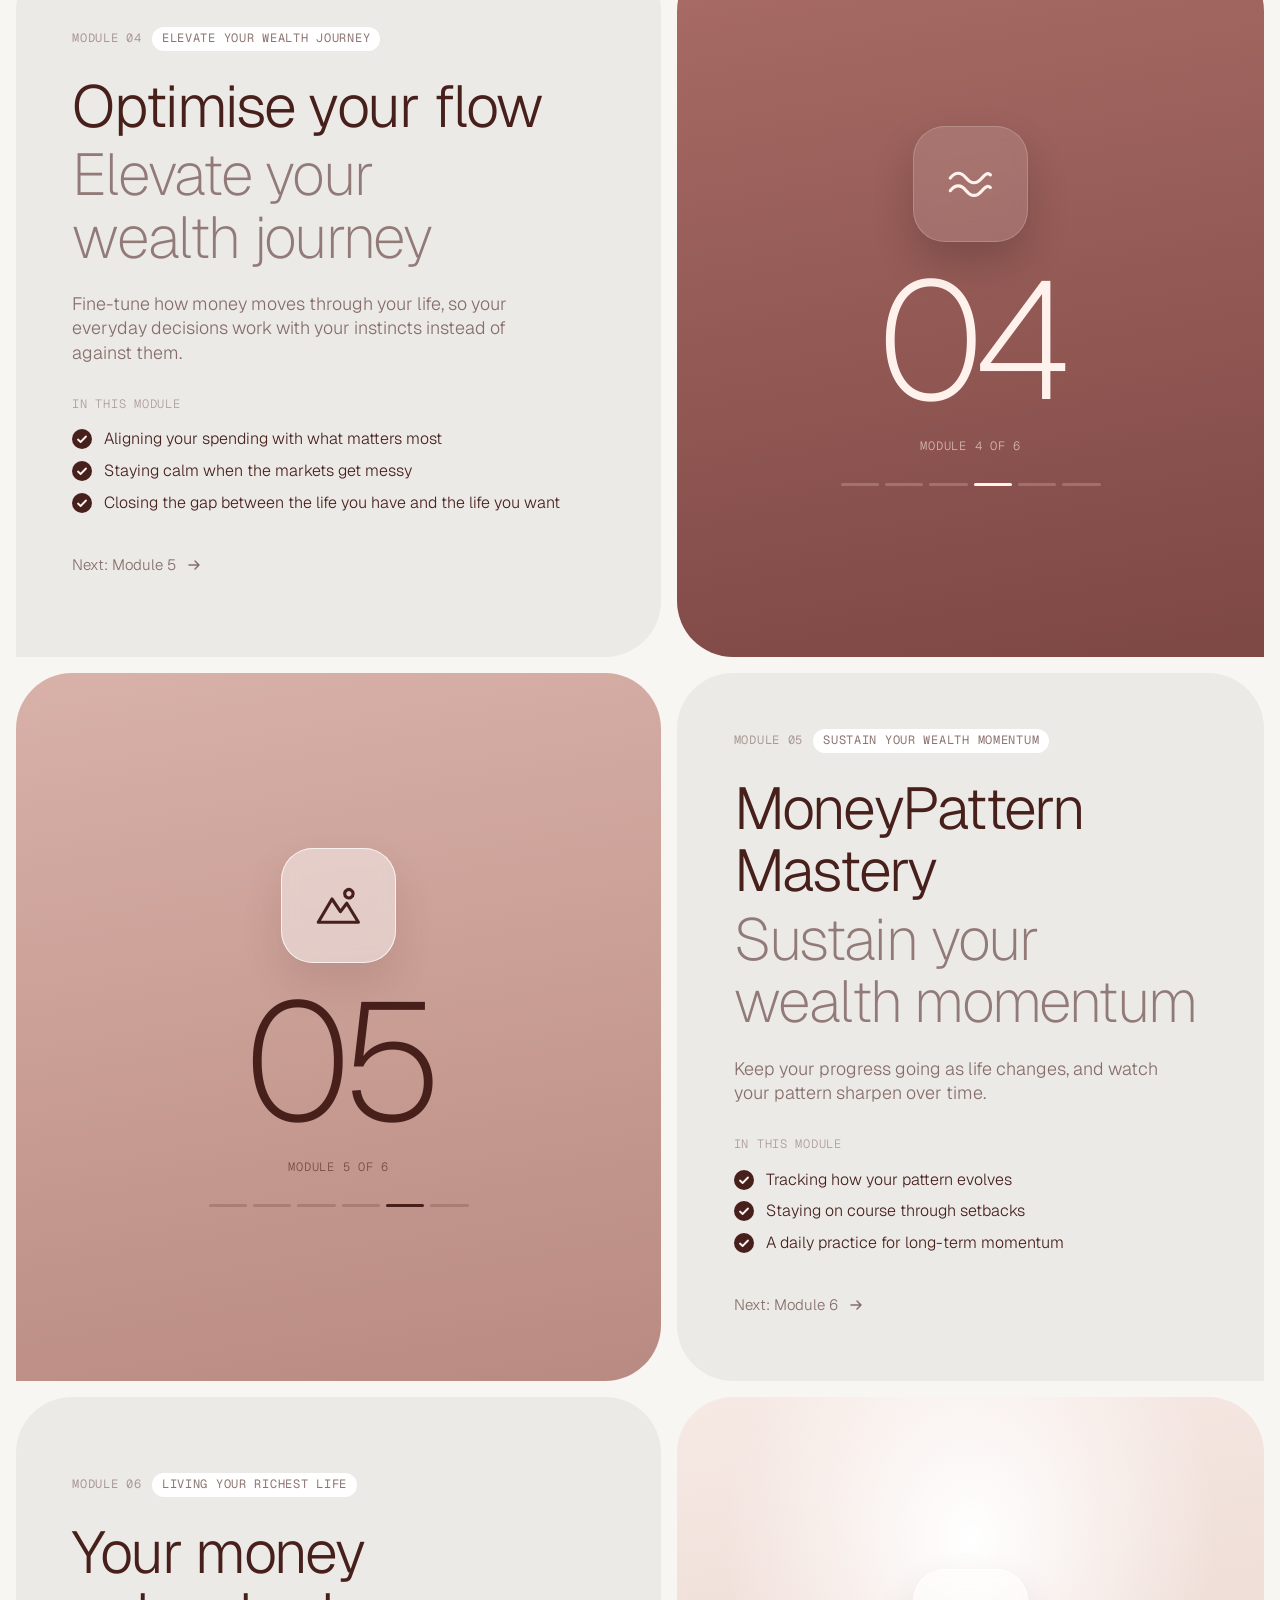
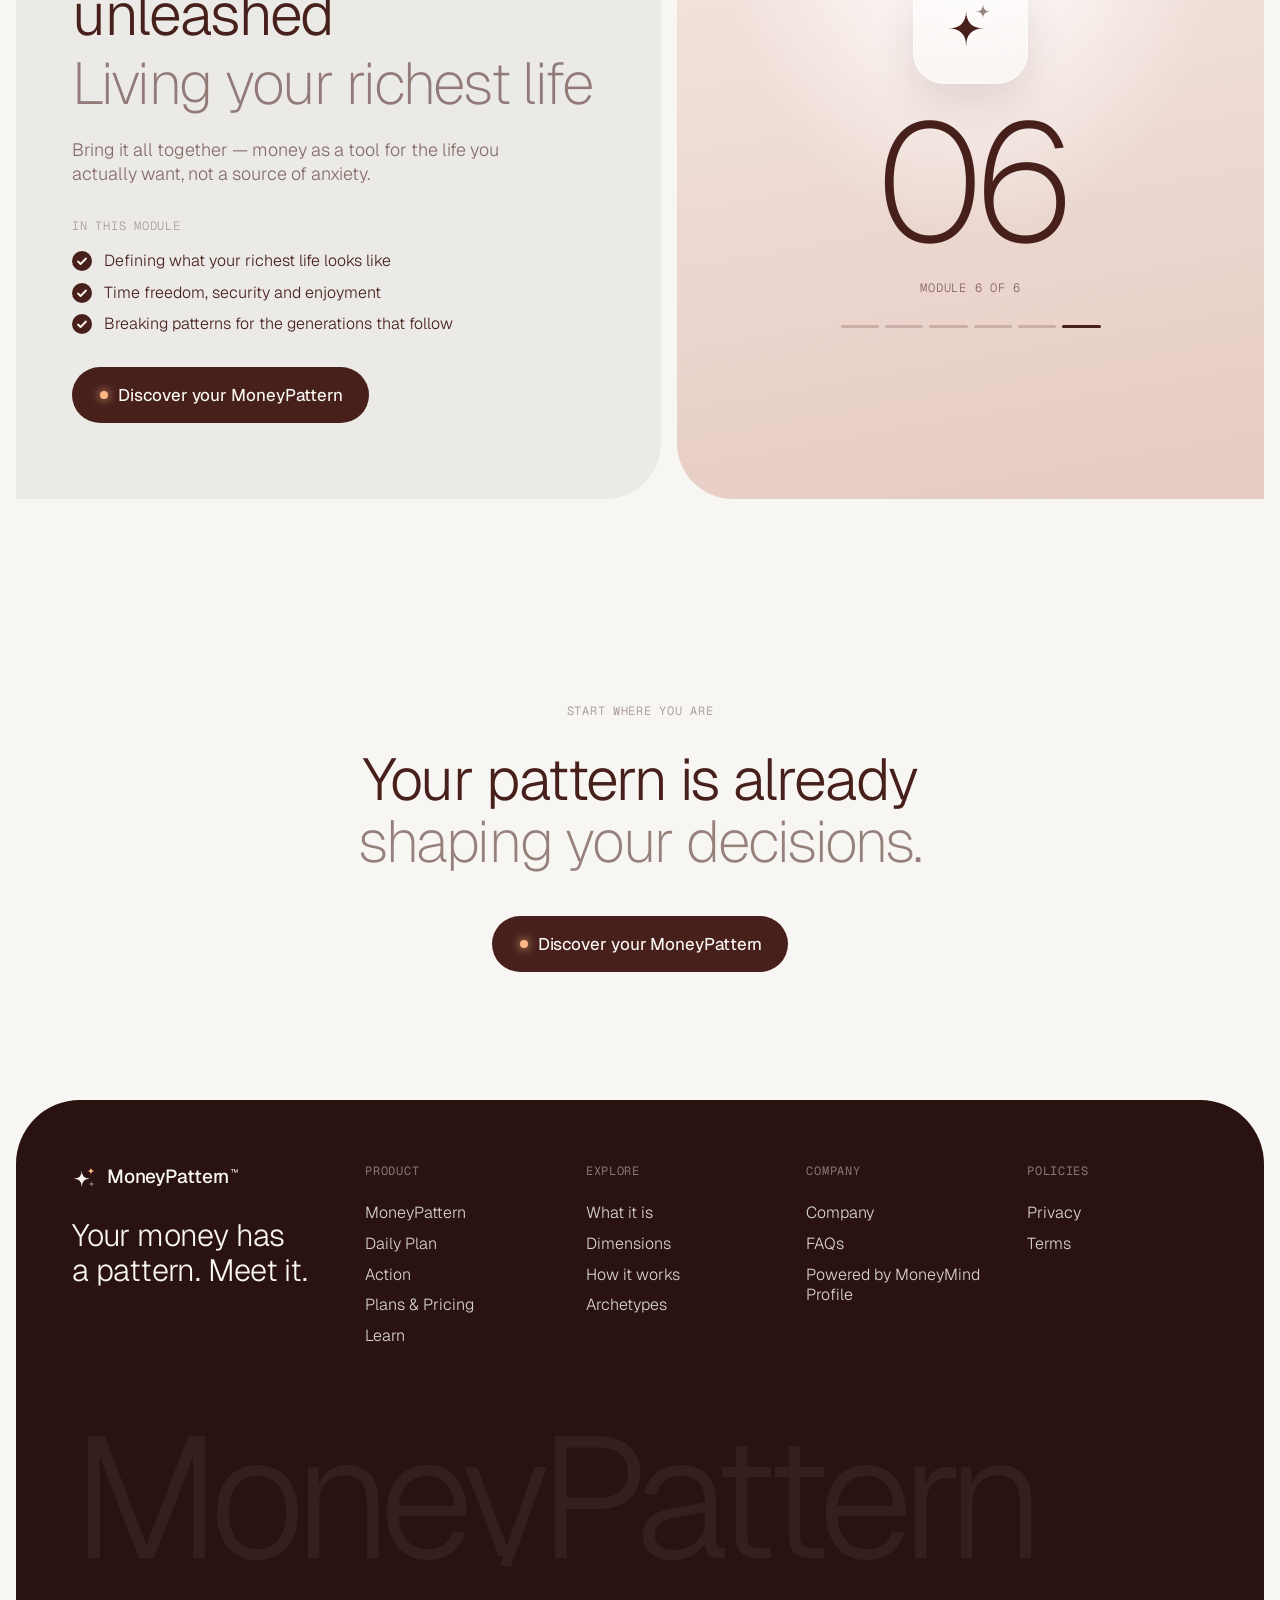
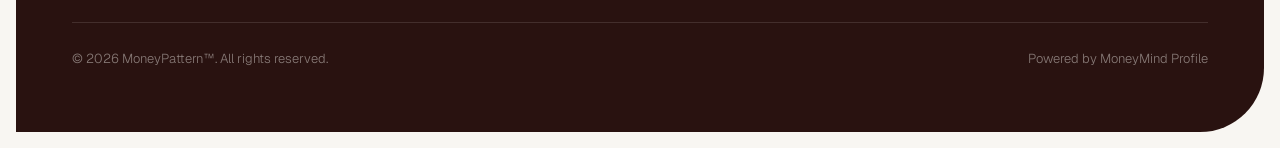
<file: learn.html>
<!DOCTYPE html>
<html lang="en">
<head>
<meta charset="UTF-8">
<meta name="viewport" content="width=device-width, initial-scale=1.0, viewport-fit=cover">
<title>Learn — MoneyPattern: Unlock Your Wealth Codes</title>
<meta name="description" content="MoneyPattern: Unlock Your Wealth Codes — a six-module course to decode your MoneyPattern and live your richest life.">
<link rel="icon" type="image/svg+xml" href="favicon.svg">
<link rel="preconnect" href="https://fonts.googleapis.com">
<link rel="preconnect" href="https://fonts.gstatic.com" crossorigin>
<link href="https://fonts.googleapis.com/css2?family=Geist:wght@200..700&family=Geist+Mono:wght@400;500&display=swap" rel="stylesheet">
<link rel="stylesheet" href="assets/site.css?v=15">
</head>
<body>

<!-- NAV -->
<header class="nav" id="nav" data-tone="light">
  <a href="index.html" class="brand" aria-label="MoneyPattern home">
    <svg viewBox="0 0 48 48" fill="none" aria-hidden="true">
      <path d="M18 12 Q18 27 33 27 Q18 27 18 42 Q18 27 3 27 Q18 27 18 12 Z" fill="currentColor"/>
      <path d="M35 5.5 Q35 13 42.5 13 Q35 13 35 20.5 Q35 13 27.5 13 Q35 13 35 5.5 Z" fill="#ffb883"/>
      <path d="M36 31 Q36 37 42 37 Q36 37 36 43 Q36 37 30 37 Q36 37 36 31 Z" fill="currentColor" opacity=".5"/>
    </svg>
    <span>MoneyPattern<sup>™</sup></span>
  </a>
  <nav class="pill" aria-label="Primary">
    <button data-banner="pm" aria-expanded="false" aria-controls="pm" aria-haspopup="dialog">Products</button>
    <button data-banner="am" aria-expanded="false" aria-controls="am" aria-haspopup="dialog">About</button>
  </nav>
  <div class="nav-right">
    <a href="https://au.moneymindprofile.com/user_link/9Ris7koRd7ylxxGPboxem3oO9dlMR3xMRy0M0xySKK8/new_profile" class="btn btn-sm" target="_blank" rel="noopener noreferrer">Discover yours</a>
  </div>
</header>
<a href="https://au.moneymindprofile.com/user_link/9Ris7koRd7ylxxGPboxem3oO9dlMR3xMRy0M0xySKK8/new_profile" class="btn m-cta" target="_blank" rel="noopener noreferrer"><span class="led"></span>Discover your MoneyPattern</a>

<!-- PRODUCT BANNER -->
<div class="pm" id="pm" role="dialog" aria-modal="true" aria-label="Products" aria-hidden="true">
  <button class="pm-close" data-close aria-label="Close products">
    <svg viewBox="0 0 24 24" fill="none" stroke="currentColor" stroke-width="1.6" stroke-linecap="round"><path d="M6 6l12 12M18 6 6 18"/></svg>
  </button>
  <div class="pm-inner">
    <div class="pm-grid pair">
      <a class="pm-card" href="product-moneypattern.html">
        <span class="pm-asset t1"><svg viewBox="0 0 24 24" fill="currentColor"><path d="M10 4.5Q10 13 18.5 13Q10 13 10 21.5Q10 13 1.5 13Q10 13 10 4.5Z"/><path d="M18 1.5Q18 5 21.5 5Q18 5 18 8.5Q18 5 14.5 5Q18 5 18 1.5Z" opacity=".55"/></svg></span>
        <span class="pm-txt"><b>MoneyPattern</b><small>Your financial horoscope in 5 minutes</small></span>
        <span class="pm-go" aria-hidden="true"><svg viewBox="0 0 16 16" fill="none" stroke="currentColor" stroke-width="1.5" stroke-linecap="round" stroke-linejoin="round"><path d="M3 8h10M9 4l4 4-4 4"/></svg></span>
      </a>
      <a class="pm-card" href="product-daily-plan.html">
        <span class="pm-asset t2"><svg viewBox="0 0 24 24" fill="none" stroke="currentColor" stroke-width="1.5" stroke-linecap="round" stroke-linejoin="round"><rect x="3.5" y="5" width="17" height="15.5" rx="3"/><path d="M3.5 10h17M8 3v4M16 3v4"/><path d="m9 15 2 2 4-4"/></svg></span>
        <span class="pm-txt"><b>Daily Plan</b><small>A small, daily practice tailored to your own MoneyPattern and life goals.</small></span>
        <span class="pm-go" aria-hidden="true"><svg viewBox="0 0 16 16" fill="none" stroke="currentColor" stroke-width="1.5" stroke-linecap="round" stroke-linejoin="round"><path d="M3 8h10M9 4l4 4-4 4"/></svg></span>
      </a>
      <a class="pm-card" href="product-action.html">
        <span class="pm-asset t3"><svg viewBox="0 0 24 24" fill="none" stroke="currentColor" stroke-width="1.5" stroke-linecap="round" stroke-linejoin="round"><path d="M9 5H7a2 2 0 0 0-2 2v12a2 2 0 0 0 2 2h10a2 2 0 0 0 2-2V7a2 2 0 0 0-2-2h-2"/><rect x="9" y="3" width="6" height="4" rx="1"/><path d="m9 14 2 2 4-4"/></svg></span>
        <span class="pm-txt"><b>Action</b><small>Turn insights into habits that stick with your AI money coach.</small></span>
        <span class="pm-go" aria-hidden="true"><svg viewBox="0 0 16 16" fill="none" stroke="currentColor" stroke-width="1.5" stroke-linecap="round" stroke-linejoin="round"><path d="M3 8h10M9 4l4 4-4 4"/></svg></span>
      </a>
      <a class="pm-card" href="learn.html">
        <span class="pm-asset t5"><svg viewBox="0 0 24 24" fill="none" stroke="currentColor" stroke-width="1.5" stroke-linecap="round" stroke-linejoin="round"><path d="M2 9.5 12 5l10 4.5-10 4.5Z"/><path d="M6 11.5v4.5c0 1.5 2.7 3 6 3s6-1.5 6-3v-4.5M22 9.5v5"/></svg></span>
        <span class="pm-txt"><b>Learn</b><small>Unlock Your Wealth Codes — a six-module course</small></span>
        <span class="pm-go" aria-hidden="true"><svg viewBox="0 0 16 16" fill="none" stroke="currentColor" stroke-width="1.5" stroke-linecap="round" stroke-linejoin="round"><path d="M3 8h10M9 4l4 4-4 4"/></svg></span>
      </a>
      <a class="pm-card" href="product-pricing.html">
        <span class="pm-asset t4"><svg viewBox="0 0 24 24" fill="none" stroke="currentColor" stroke-width="1.5" stroke-linecap="round" stroke-linejoin="round"><path d="M3 12.5V4a1 1 0 0 1 1-1h8.5l8.3 8.3a1.5 1.5 0 0 1 0 2.1l-7.4 7.4a1.5 1.5 0 0 1-2.1 0Z"/><circle cx="8" cy="8" r="1.4"/></svg></span>
        <span class="pm-txt"><b>Plans &amp; Pricing</b><small>Find the plan that fits you</small></span>
        <span class="pm-go" aria-hidden="true"><svg viewBox="0 0 16 16" fill="none" stroke="currentColor" stroke-width="1.5" stroke-linecap="round" stroke-linejoin="round"><path d="M3 8h10M9 4l4 4-4 4"/></svg></span>
      </a>
    </div>
  </div>
</div>

<!-- ABOUT BANNER -->
<div class="pm pm-alt" id="am" role="dialog" aria-modal="true" aria-label="About" aria-hidden="true">
  <button class="pm-close" data-close aria-label="Close about">
    <svg viewBox="0 0 24 24" fill="none" stroke="currentColor" stroke-width="1.6" stroke-linecap="round"><path d="M6 6l12 12M18 6 6 18"/></svg>
  </button>
  <div class="pm-inner">
    <div class="pm-grid">
      <a class="pm-card" href="company.html">
        <span class="pm-asset u1"><svg viewBox="0 0 24 24" fill="none" stroke="currentColor" stroke-width="1.5" stroke-linecap="round" stroke-linejoin="round"><path d="M4 21V6.5L12 3l8 3.5V21"/><path d="M2.5 21h19M9 21v-5h6v5M8.5 9.5h.01M12 9.5h.01M15.5 9.5h.01M8.5 13h.01M12 13h.01M15.5 13h.01"/></svg></span>
        <span class="pm-txt"><b>Company</b><small>The story and science behind MoneyPattern</small></span>
        <span class="pm-go" aria-hidden="true"><svg viewBox="0 0 16 16" fill="none" stroke="currentColor" stroke-width="1.5" stroke-linecap="round" stroke-linejoin="round"><path d="M3 8h10M9 4l4 4-4 4"/></svg></span>
      </a>
      <a class="pm-card" href="#">
        <span class="pm-asset u2"><svg viewBox="0 0 24 24" fill="none" stroke="currentColor" stroke-width="1.5" stroke-linecap="round" stroke-linejoin="round"><rect x="9" y="2.5" width="6" height="11" rx="3"/><path d="M5.5 11a6.5 6.5 0 0 0 13 0M12 17.5V21M8.5 21h7"/></svg></span>
        <span class="pm-txt"><b>Podcast</b><small>Conversations on money, mindset and behaviour</small></span>
        <span class="pm-go" aria-hidden="true"><svg viewBox="0 0 16 16" fill="none" stroke="currentColor" stroke-width="1.5" stroke-linecap="round" stroke-linejoin="round"><path d="M3 8h10M9 4l4 4-4 4"/></svg></span>
      </a>
      <a class="pm-card" href="#">
        <span class="pm-asset u3"><svg viewBox="0 0 24 24" fill="none" stroke="currentColor" stroke-width="1.5" stroke-linecap="round" stroke-linejoin="round"><rect x="2.5" y="5" width="19" height="14" rx="3.5"/><path d="M10 9.2v5.6l4.8-2.8Z" fill="currentColor"/></svg></span>
        <span class="pm-txt"><b>Videos</b><small>Ideas and research on the psychology and tech of money</small></span>
        <span class="pm-go" aria-hidden="true"><svg viewBox="0 0 16 16" fill="none" stroke="currentColor" stroke-width="1.5" stroke-linecap="round" stroke-linejoin="round"><path d="M3 8h10M9 4l4 4-4 4"/></svg></span>
      </a>
      <a class="pm-card" href="#">
        <span class="pm-asset u4"><svg viewBox="0 0 24 24" fill="none" stroke="currentColor" stroke-width="1.5" stroke-linecap="round" stroke-linejoin="round"><path d="M4 5h13v13a2 2 0 0 0 2 2H6a2 2 0 0 1-2-2Z"/><path d="M17 9h3v9a2 2 0 0 1-4 0M8 9h5M8 13h5M8 17h3"/></svg></span>
        <span class="pm-txt"><b>Media</b><small>The latest from MoneyPattern</small></span>
        <span class="pm-go" aria-hidden="true"><svg viewBox="0 0 16 16" fill="none" stroke="currentColor" stroke-width="1.5" stroke-linecap="round" stroke-linejoin="round"><path d="M3 8h10M9 4l4 4-4 4"/></svg></span>
      </a>
    </div>
  </div>
</div>

<main>

<!-- COURSE HERO -->
<section class="p-hero">
  <span class="t-mono rv">Learn · The course</span>
  <h1 class="t-display rv">MoneyPattern: <em>Unlock Your Wealth Codes</em></h1>
  <p class="t-body rv">Six modules that take you from understanding your MoneyPattern to living your richest life — built on behavioural science, with your AI money coach alongside you.</p>
  <div class="c-meta rv"><span>6 modules</span><span>Built on behavioral science</span><span>With your AI money coach</span></div>
  <a href="#module-1" class="btn rv"><span class="led"></span>Start with Module 1</a>
</section>

<!-- OUTLINE -->
<section class="c-outline" aria-label="Course outline">
  <ol class="c-list rv">
      <li><a href="#module-1"><span class="n">01</span><span><b>Ignite your inner Money Boss</b><small>The Foundation</small></span></a></li>
      <li><a href="#module-2"><span class="n">02</span><span><b>Decode your unique MoneyPattern</b><small>Strategies for Clarity</small></span></a></li>
      <li><a href="#module-3"><span class="n">03</span><span><b>Activate your Action Plan</b><small>Your AI Money Coach &amp; Playbooks</small></span></a></li>
      <li><a href="#module-4"><span class="n">04</span><span><b>Optimise your flow</b><small>Elevate your wealth journey</small></span></a></li>
      <li><a href="#module-5"><span class="n">05</span><span><b>MoneyPattern Mastery</b><small>Sustain your wealth momentum</small></span></a></li>
      <li><a href="#module-6"><span class="n">06</span><span><b>Your money unleashed</b><small>Living your richest life</small></span></a></li>
  </ol>
</section>

<!-- MODULE 1 -->
<section class="prod mod" id="module-1">
  <div class="prow">
    <div class="p-asset m1 rv">
      <span class="mod-ico"><svg viewBox="0 0 24 24" fill="none" stroke="currentColor" stroke-width="1.5" stroke-linecap="round" stroke-linejoin="round"><path d="M12 2.5c.5 3.5 4.5 5 4.5 10a4.5 4.5 0 0 1-9 0c0-2.2 1.2-3.6 2-4.5.3 1.6 1 2.5 2 2.5-.6-3 .5-5.8.5-8Z"/><path d="M10.5 16.5a1.5 1.5 0 0 0 3 0c0-1-1.5-2-1.5-2s-1.5 1-1.5 2Z"/></svg></span>
      <span class="mod-num">01</span>
      <span class="mod-of">Module 1 of 6</span>
      <span class="mod-bar" aria-hidden="true"><i class="on"></i><i></i><i></i><i></i><i></i><i></i></span>
    </div>
    <div class="p-body rv" data-delay="100">
      <div class="t-mono">Module 01 <i>The Foundation</i></div>
      <h2 class="t-h2">Ignite your inner Money Boss<em>The Foundation</em></h2>
      <p class="t-body">Start with who you are with money. Build the mindset and foundations that everything else in your wealth journey rests on.</p>
      <div class="p-list-h">In this module</div>
      <ul class="p-list">
        <li>Why your financial life follows a pattern</li>
        <li>The beliefs and stories about money you inherited</li>
        <li>Setting your intention for the journey ahead</li>
      </ul>
      <a href="#module-2" class="mod-next">Next: Module 2 <svg viewBox="0 0 16 16" fill="none" stroke="currentColor" stroke-width="1.5" stroke-linecap="round" stroke-linejoin="round"><path d="M3 8h10M9 4l4 4-4 4"/></svg></a>
    </div>
  </div>
</section>
<!-- MODULE 2 -->
<section class="prod mod" id="module-2">
  <div class="prow flip">
    <div class="p-asset m2 rv">
      <span class="mod-ico"><svg viewBox="0 0 24 24" fill="none" stroke="currentColor" stroke-width="1.5" stroke-linecap="round" stroke-linejoin="round"><circle cx="10.5" cy="10.5" r="6.5"/><path d="m20.5 20.5-5-5M10.5 7.5v6M7.5 10.5h6"/></svg></span>
      <span class="mod-num">02</span>
      <span class="mod-of">Module 2 of 6</span>
      <span class="mod-bar" aria-hidden="true"><i></i><i class="on"></i><i></i><i></i><i></i><i></i></span>
    </div>
    <div class="p-body rv" data-delay="100">
      <div class="t-mono">Module 02 <i>Strategies for Clarity</i></div>
      <h2 class="t-h2">Decode your unique MoneyPattern<em>Strategies for Clarity</em></h2>
      <p class="t-body">Read your MoneyPattern in depth — what it reveals about how you save, spend, invest, plan and react under pressure.</p>
      <div class="p-list-h">In this module</div>
      <ul class="p-list">
        <li>Your pattern across the four dimensions</li>
        <li>Your archetype, its strengths and its blind spots</li>
        <li>Spotting the hidden biases behind your decisions</li>
      </ul>
      <a href="#module-3" class="mod-next">Next: Module 3 <svg viewBox="0 0 16 16" fill="none" stroke="currentColor" stroke-width="1.5" stroke-linecap="round" stroke-linejoin="round"><path d="M3 8h10M9 4l4 4-4 4"/></svg></a>
    </div>
  </div>
</section>
<!-- MODULE 3 -->
<section class="prod mod" id="module-3">
  <div class="prow">
    <div class="p-asset m3 rv">
      <span class="mod-ico"><svg viewBox="0 0 24 24" fill="none" stroke="currentColor" stroke-width="1.5" stroke-linecap="round" stroke-linejoin="round"><path d="M9 5H7a2 2 0 0 0-2 2v12a2 2 0 0 0 2 2h10a2 2 0 0 0 2-2V7a2 2 0 0 0-2-2h-2"/><rect x="9" y="3" width="6" height="4" rx="1"/><path d="m9 14 2 2 4-4"/></svg></span>
      <span class="mod-num">03</span>
      <span class="mod-of">Module 3 of 6</span>
      <span class="mod-bar" aria-hidden="true"><i></i><i></i><i class="on"></i><i></i><i></i><i></i></span>
    </div>
    <div class="p-body rv" data-delay="100">
      <div class="t-mono">Module 03 <i>Your AI Money Coach &amp; Playbooks</i></div>
      <h2 class="t-h2">Activate your Action Plan<em>Your AI Money Coach &amp; Playbooks</em></h2>
      <p class="t-body">Turn insight into action with your AI money coach and playbooks built around your pattern.</p>
      <div class="p-list-h">In this module</div>
      <ul class="p-list">
        <li>Working with your AI money coach</li>
        <li>Playbooks for mindset, the pause and structure</li>
        <li>Habits that stick — without relying on willpower</li>
      </ul>
      <a href="#module-4" class="mod-next">Next: Module 4 <svg viewBox="0 0 16 16" fill="none" stroke="currentColor" stroke-width="1.5" stroke-linecap="round" stroke-linejoin="round"><path d="M3 8h10M9 4l4 4-4 4"/></svg></a>
    </div>
  </div>
</section>
<!-- MODULE 4 -->
<section class="prod mod" id="module-4">
  <div class="prow flip">
    <div class="p-asset m4 rv">
      <span class="mod-ico"><svg viewBox="0 0 24 24" fill="none" stroke="currentColor" stroke-width="1.5" stroke-linecap="round" stroke-linejoin="round"><path d="M2.5 9c2.5-3 5-3 7.5 0s5 3 7.5 0 3.5-2 4-1.5M2.5 15c2.5-3 5-3 7.5 0s5 3 7.5 0 3.5-2 4-1.5"/></svg></span>
      <span class="mod-num">04</span>
      <span class="mod-of">Module 4 of 6</span>
      <span class="mod-bar" aria-hidden="true"><i></i><i></i><i></i><i class="on"></i><i></i><i></i></span>
    </div>
    <div class="p-body rv" data-delay="100">
      <div class="t-mono">Module 04 <i>Elevate your wealth journey</i></div>
      <h2 class="t-h2">Optimise your flow<em>Elevate your wealth journey</em></h2>
      <p class="t-body">Fine-tune how money moves through your life, so your everyday decisions work with your instincts instead of against them.</p>
      <div class="p-list-h">In this module</div>
      <ul class="p-list">
        <li>Aligning your spending with what matters most</li>
        <li>Staying calm when the markets get messy</li>
        <li>Closing the gap between the life you have and the life you want</li>
      </ul>
      <a href="#module-5" class="mod-next">Next: Module 5 <svg viewBox="0 0 16 16" fill="none" stroke="currentColor" stroke-width="1.5" stroke-linecap="round" stroke-linejoin="round"><path d="M3 8h10M9 4l4 4-4 4"/></svg></a>
    </div>
  </div>
</section>
<!-- MODULE 5 -->
<section class="prod mod" id="module-5">
  <div class="prow">
    <div class="p-asset m5 rv">
      <span class="mod-ico"><svg viewBox="0 0 24 24" fill="none" stroke="currentColor" stroke-width="1.5" stroke-linecap="round" stroke-linejoin="round"><path d="m2.5 20 6.5-11 4 6 3-4 5.5 9Z"/><path d="M15 6.5a2 2 0 1 0 0-.01"/></svg></span>
      <span class="mod-num">05</span>
      <span class="mod-of">Module 5 of 6</span>
      <span class="mod-bar" aria-hidden="true"><i></i><i></i><i></i><i></i><i class="on"></i><i></i></span>
    </div>
    <div class="p-body rv" data-delay="100">
      <div class="t-mono">Module 05 <i>Sustain your wealth momentum</i></div>
      <h2 class="t-h2">MoneyPattern Mastery<em>Sustain your wealth momentum</em></h2>
      <p class="t-body">Keep your progress going as life changes, and watch your pattern sharpen over time.</p>
      <div class="p-list-h">In this module</div>
      <ul class="p-list">
        <li>Tracking how your pattern evolves</li>
        <li>Staying on course through setbacks</li>
        <li>A daily practice for long-term momentum</li>
      </ul>
      <a href="#module-6" class="mod-next">Next: Module 6 <svg viewBox="0 0 16 16" fill="none" stroke="currentColor" stroke-width="1.5" stroke-linecap="round" stroke-linejoin="round"><path d="M3 8h10M9 4l4 4-4 4"/></svg></a>
    </div>
  </div>
</section>
<!-- MODULE 6 -->
<section class="prod mod" id="module-6">
  <div class="prow flip">
    <div class="p-asset m6 rv">
      <span class="mod-ico"><svg viewBox="0 0 24 24" fill="currentColor"><path d="M10 4.5Q10 13 18.5 13Q10 13 10 21.5Q10 13 1.5 13Q10 13 10 4.5Z"/><path d="M18 1.5Q18 5 21.5 5Q18 5 18 8.5Q18 5 14.5 5Q18 5 18 1.5Z" opacity=".55"/></svg></span>
      <span class="mod-num">06</span>
      <span class="mod-of">Module 6 of 6</span>
      <span class="mod-bar" aria-hidden="true"><i></i><i></i><i></i><i></i><i></i><i class="on"></i></span>
    </div>
    <div class="p-body rv" data-delay="100">
      <div class="t-mono">Module 06 <i>Living your richest life</i></div>
      <h2 class="t-h2">Your money unleashed<em>Living your richest life</em></h2>
      <p class="t-body">Bring it all together — money as a tool for the life you actually want, not a source of anxiety.</p>
      <div class="p-list-h">In this module</div>
      <ul class="p-list">
        <li>Defining what your richest life looks like</li>
        <li>Time freedom, security and enjoyment</li>
        <li>Breaking patterns for the generations that follow</li>
      </ul>
      <a href="https://au.moneymindprofile.com/user_link/9Ris7koRd7ylxxGPboxem3oO9dlMR3xMRy0M0xySKK8/new_profile" class="btn" target="_blank" rel="noopener noreferrer"><span class="led"></span>Discover your MoneyPattern</a>
    </div>
  </div>
</section>

<!-- CTA -->
<section class="head" style="padding-bottom:clamp(96px,10vw,160px)">
  <span class="t-mono rv">Start where you are</span>
  <h2 class="t-h2 rv">Your pattern is already <em>shaping your decisions.</em></h2>
  <a href="https://au.moneymindprofile.com/user_link/9Ris7koRd7ylxxGPboxem3oO9dlMR3xMRy0M0xySKK8/new_profile" class="btn rv" target="_blank" rel="noopener noreferrer"><span class="led"></span>Discover your MoneyPattern</a>
</section>

</main>

<!-- FOOTER -->
<footer class="foot">
  <div class="foot-in">
    <div class="foot-top">
      <div>
        <span class="brand">
          <svg viewBox="0 0 48 48" fill="none" aria-hidden="true">
            <path d="M18 12 Q18 27 33 27 Q18 27 18 42 Q18 27 3 27 Q18 27 18 12 Z" fill="currentColor"/>
            <path d="M35 5.5 Q35 13 42.5 13 Q35 13 35 20.5 Q35 13 27.5 13 Q35 13 35 5.5 Z" fill="#ffb883"/>
            <path d="M36 31 Q36 37 42 37 Q36 37 36 43 Q36 37 30 37 Q36 37 36 31 Z" fill="currentColor" opacity=".5"/>
          </svg>
          <span>MoneyPattern<sup>™</sup></span>
        </span>
        <p class="foot-tag">Your money has a pattern. Meet it.</p>
      </div>
      <div class="foot-col">
        <h6>Product</h6>
        <a href="product-moneypattern.html">MoneyPattern</a>
        <a href="product-daily-plan.html">Daily Plan</a>
        <a href="product-action.html">Action</a>
        <a href="product-pricing.html">Plans &amp; Pricing</a>
        <a href="learn.html">Learn</a>
      </div>
      <div class="foot-col">
        <h6>Explore</h6>
        <a href="index.html#what">What it is</a>
        <a href="index.html#dimensions">Dimensions</a>
        <a href="index.html#how">How it works</a>
        <a href="index.html#archetypes">Archetypes</a>
      </div>
      <div class="foot-col">
        <h6>Company</h6>
        <a href="company.html">Company</a>
        <a href="index.html#faq">FAQs</a>
        <span>Powered by MoneyMind Profile</span>
      </div>
      <div class="foot-col">
        <h6>Policies</h6>
        <a href="Privacy-Policy.html">Privacy</a>
        <a href="Terms-of-Use.html">Terms</a>
      </div>
    </div>
    <div class="foot-word" aria-hidden="true">MoneyPattern</div>
    <div class="foot-bot">
      <span>© <span id="yr">2026</span> MoneyPattern™. All rights reserved.</span>
      <span>Powered by MoneyMind Profile</span>
    </div>
  </div>
</footer>

<script src="assets/site.js?v=15"></script>
</body>
</html>
</file>
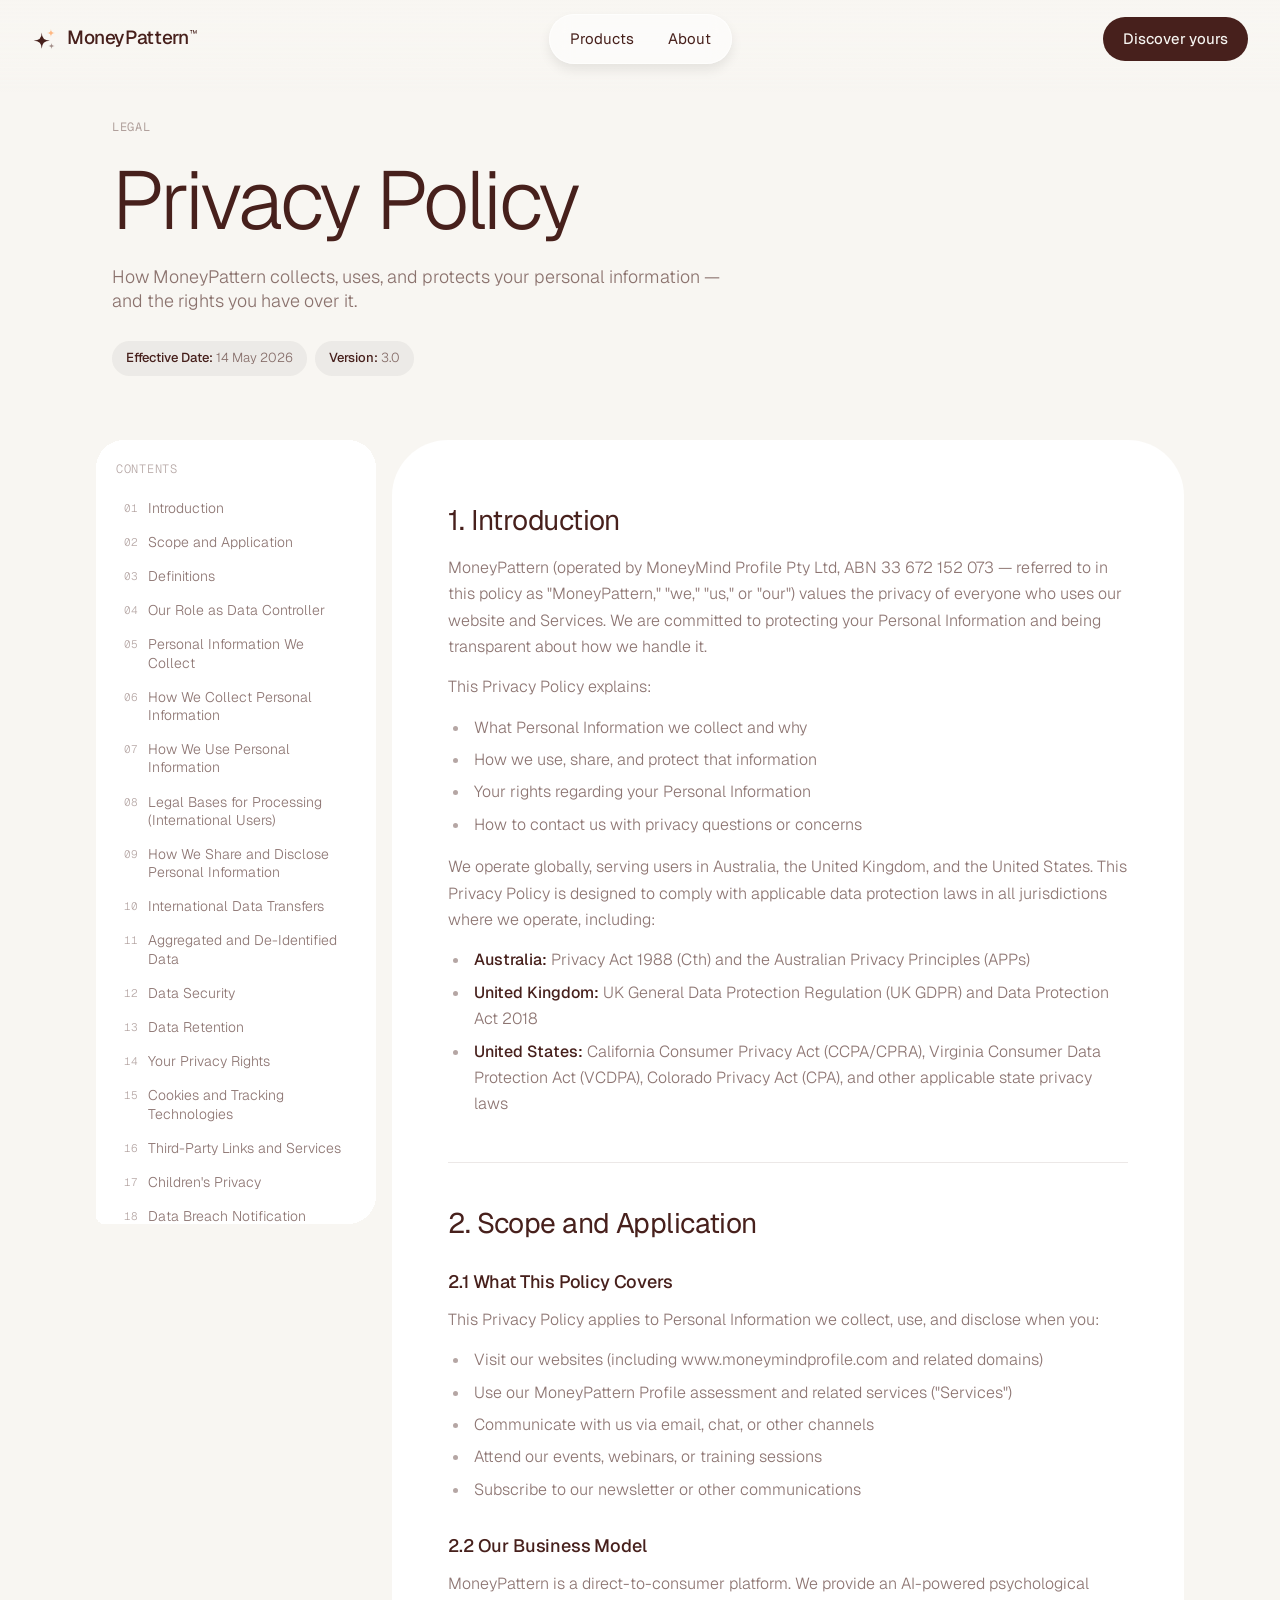
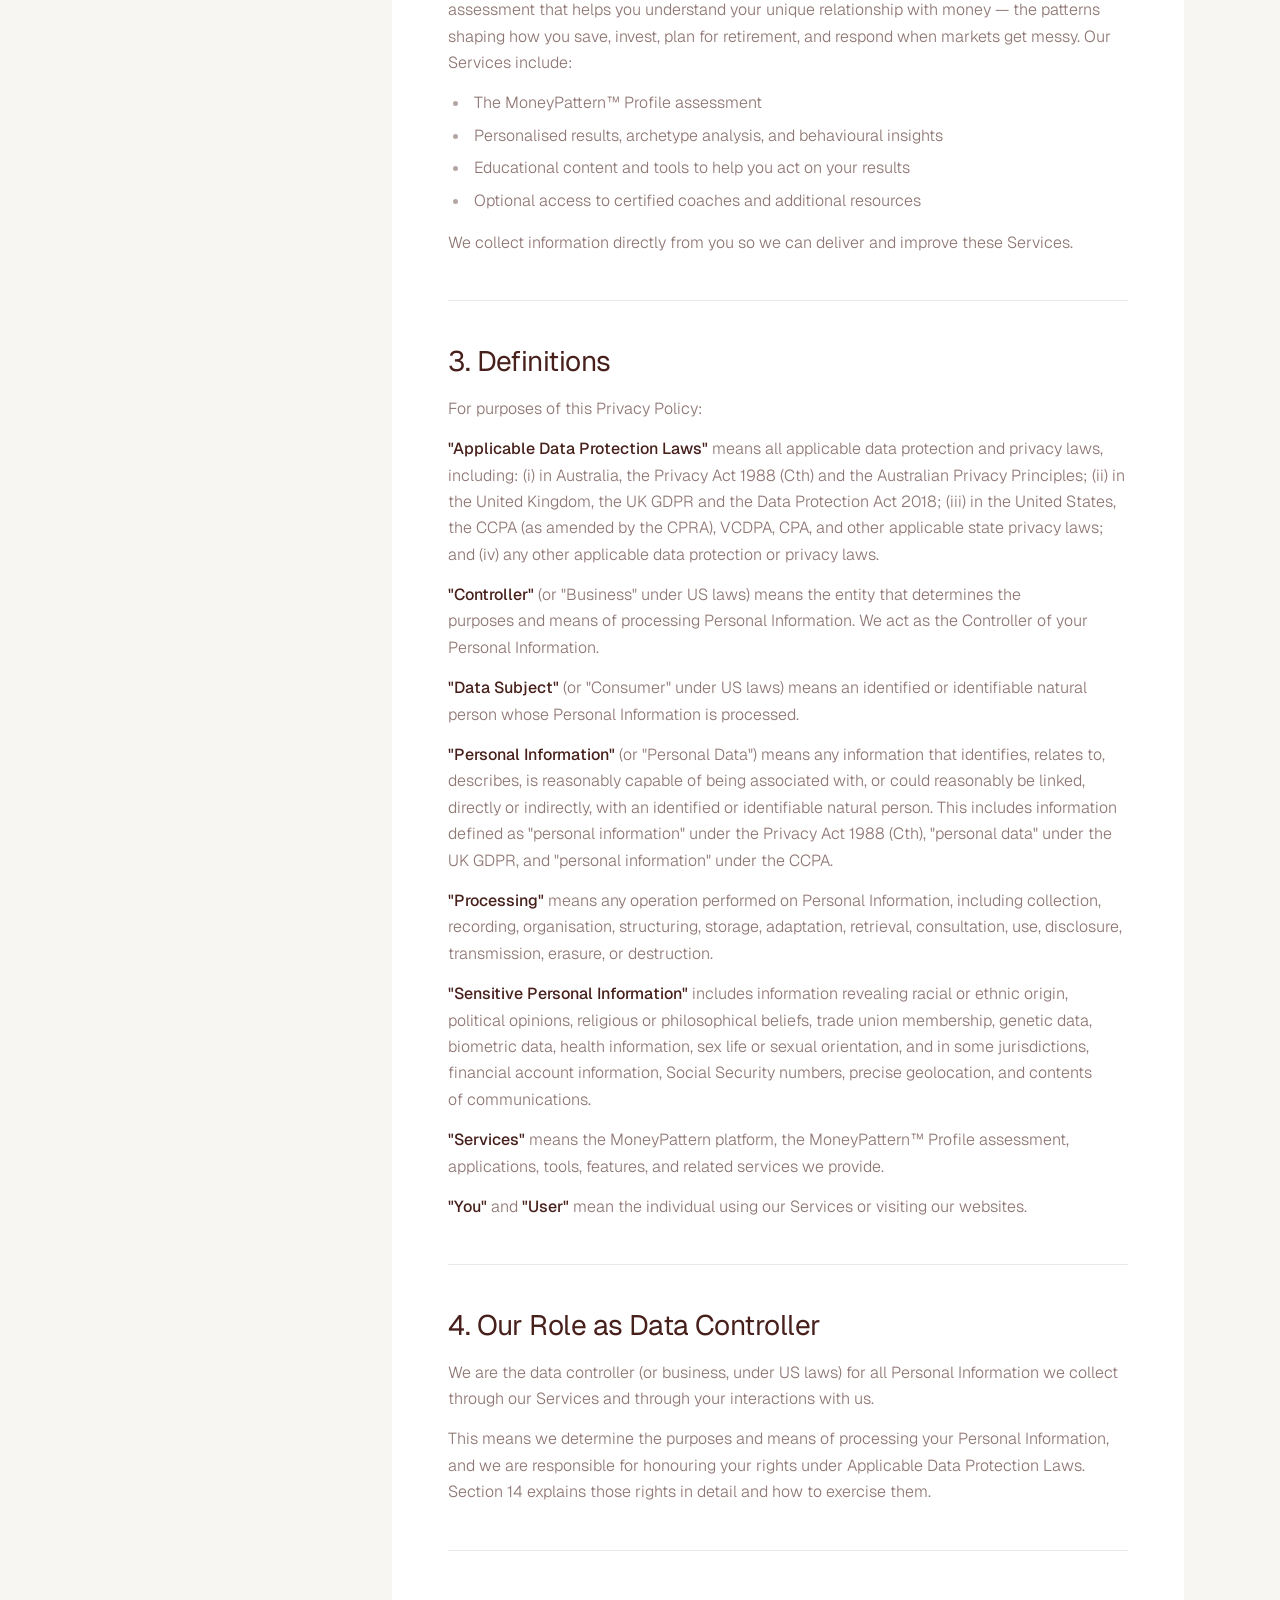
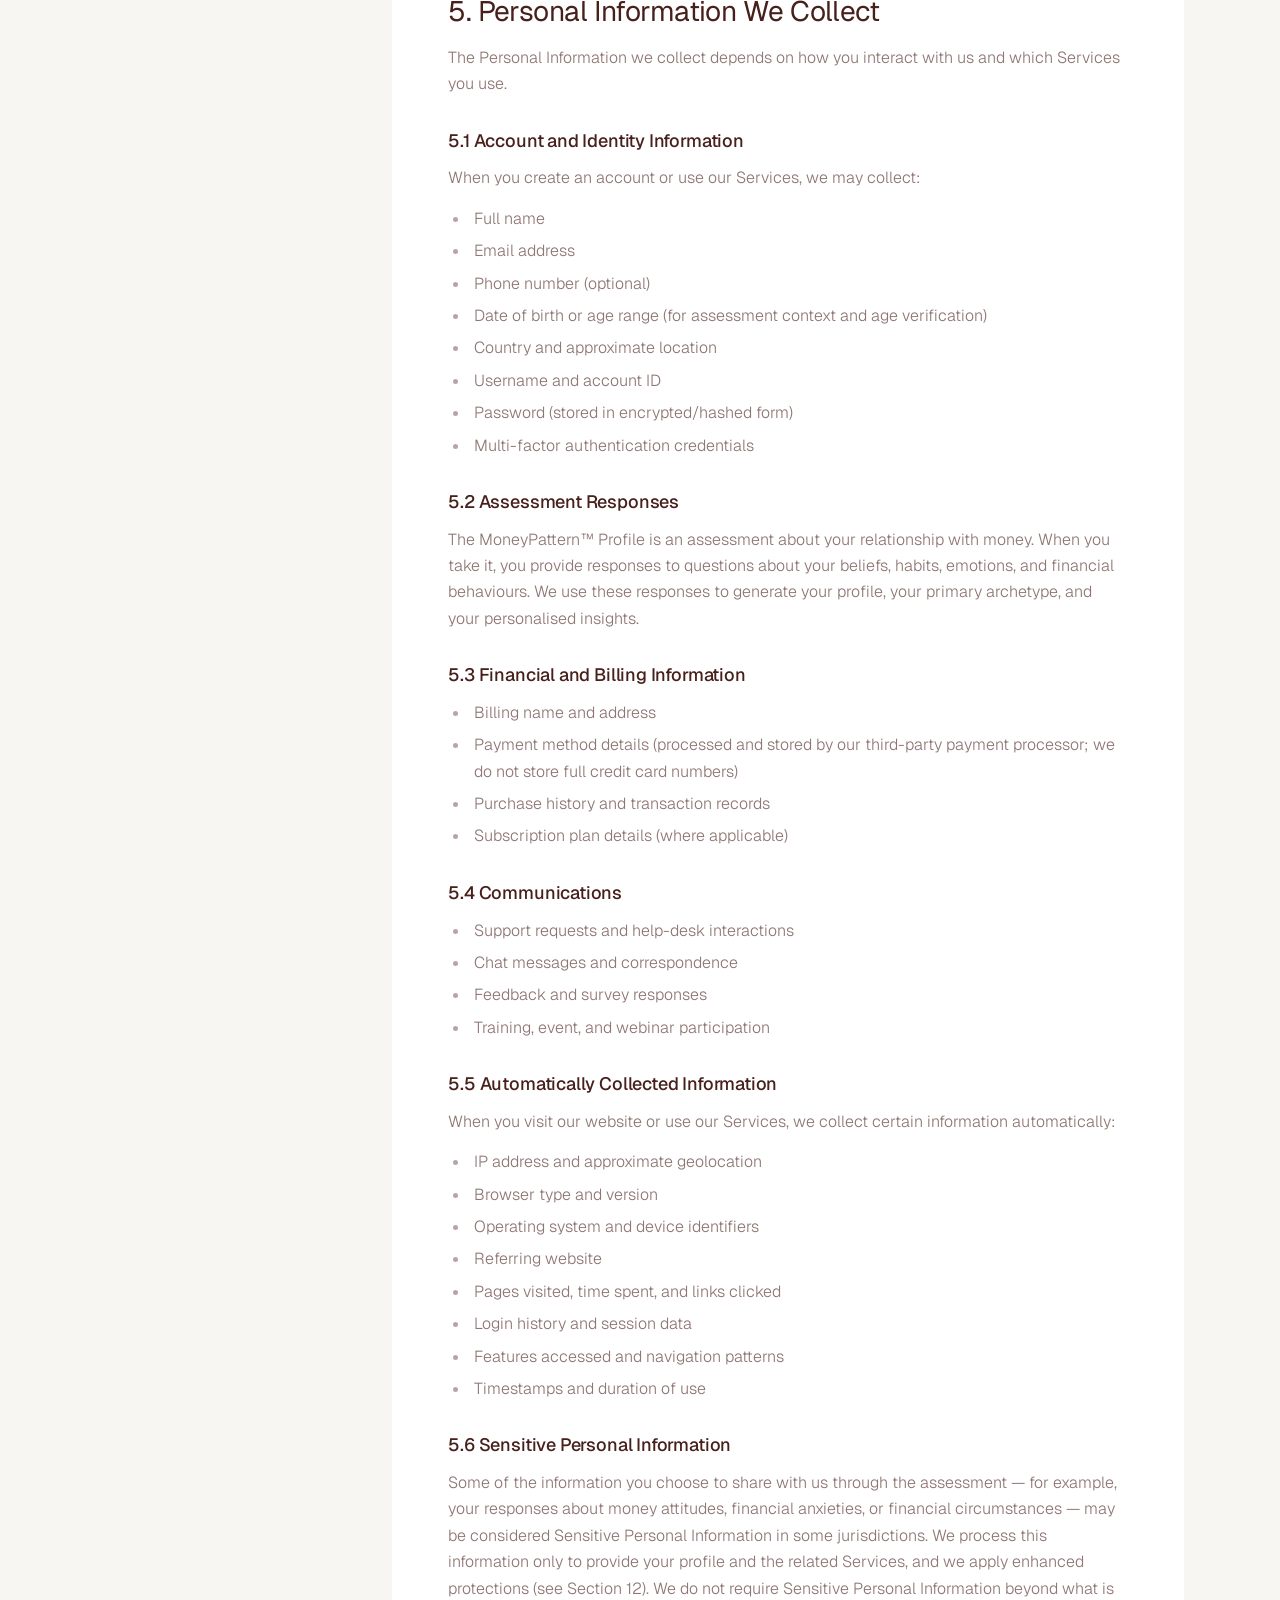
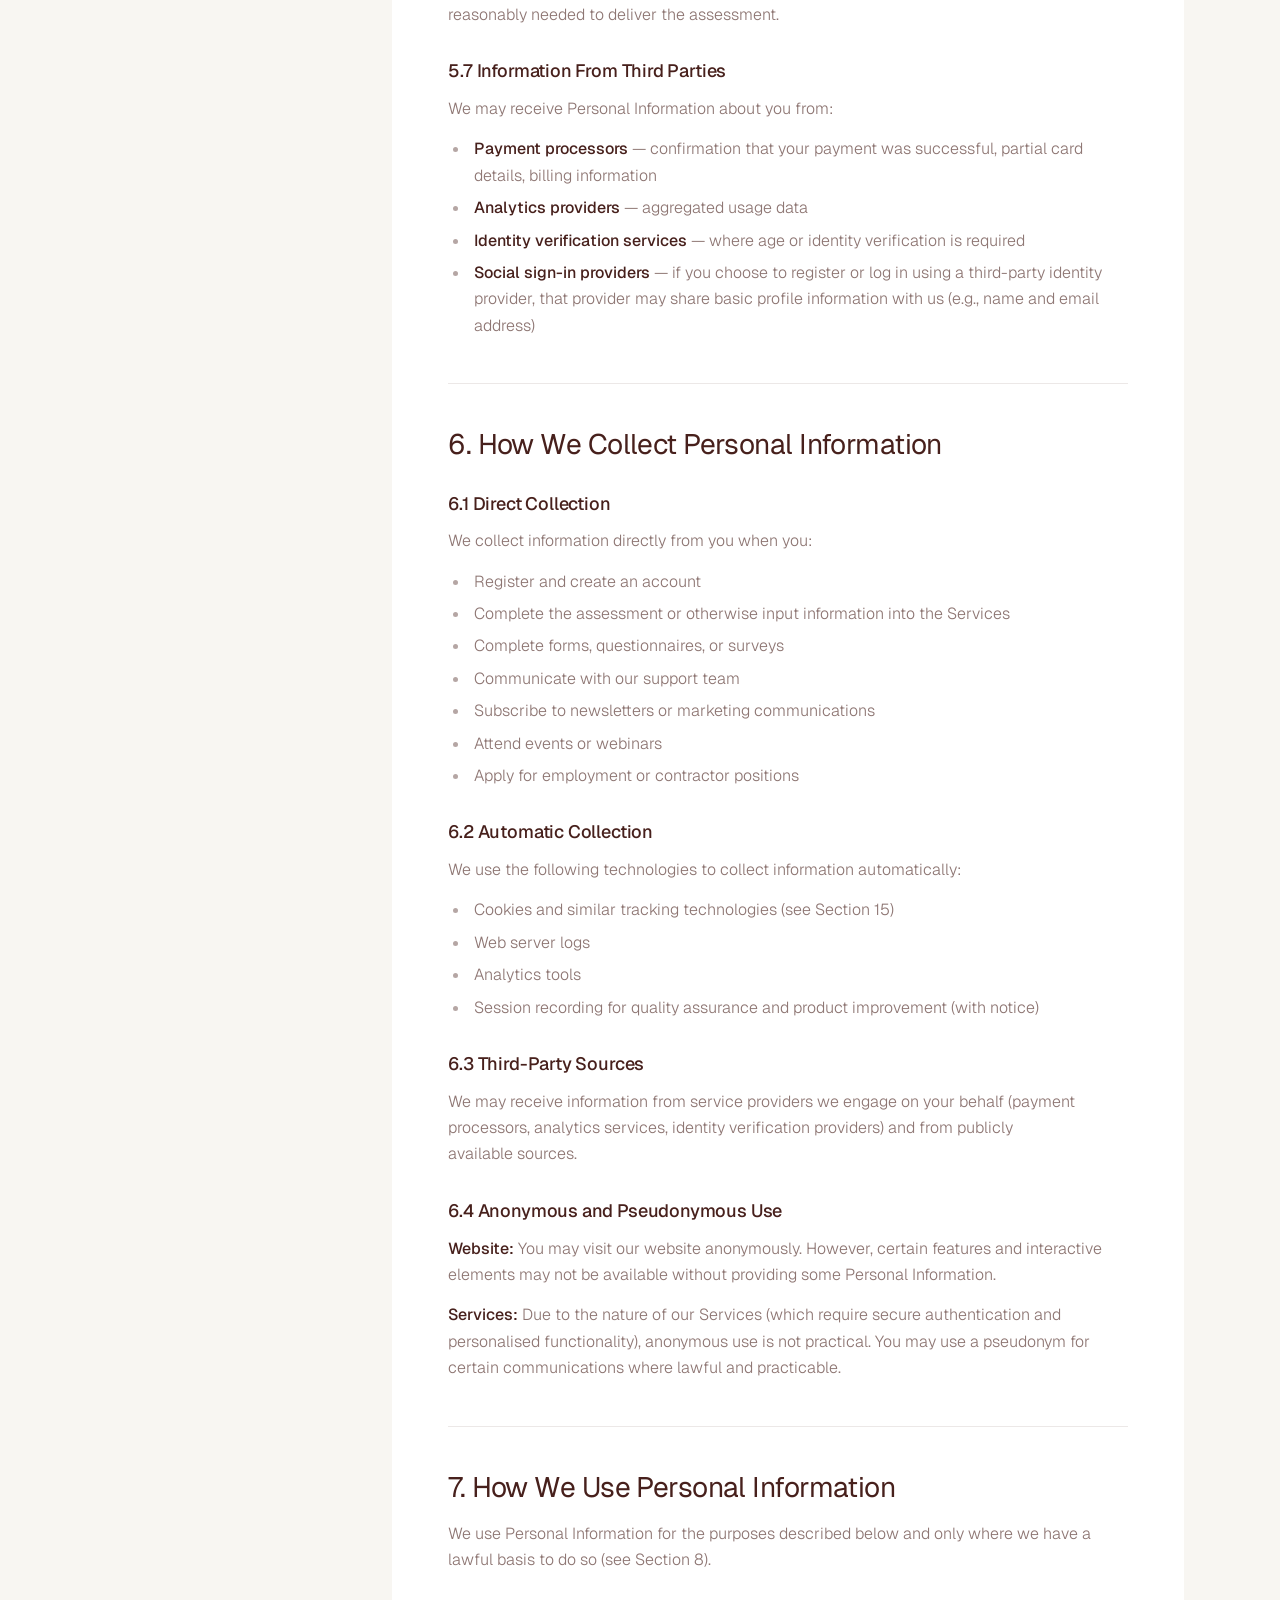
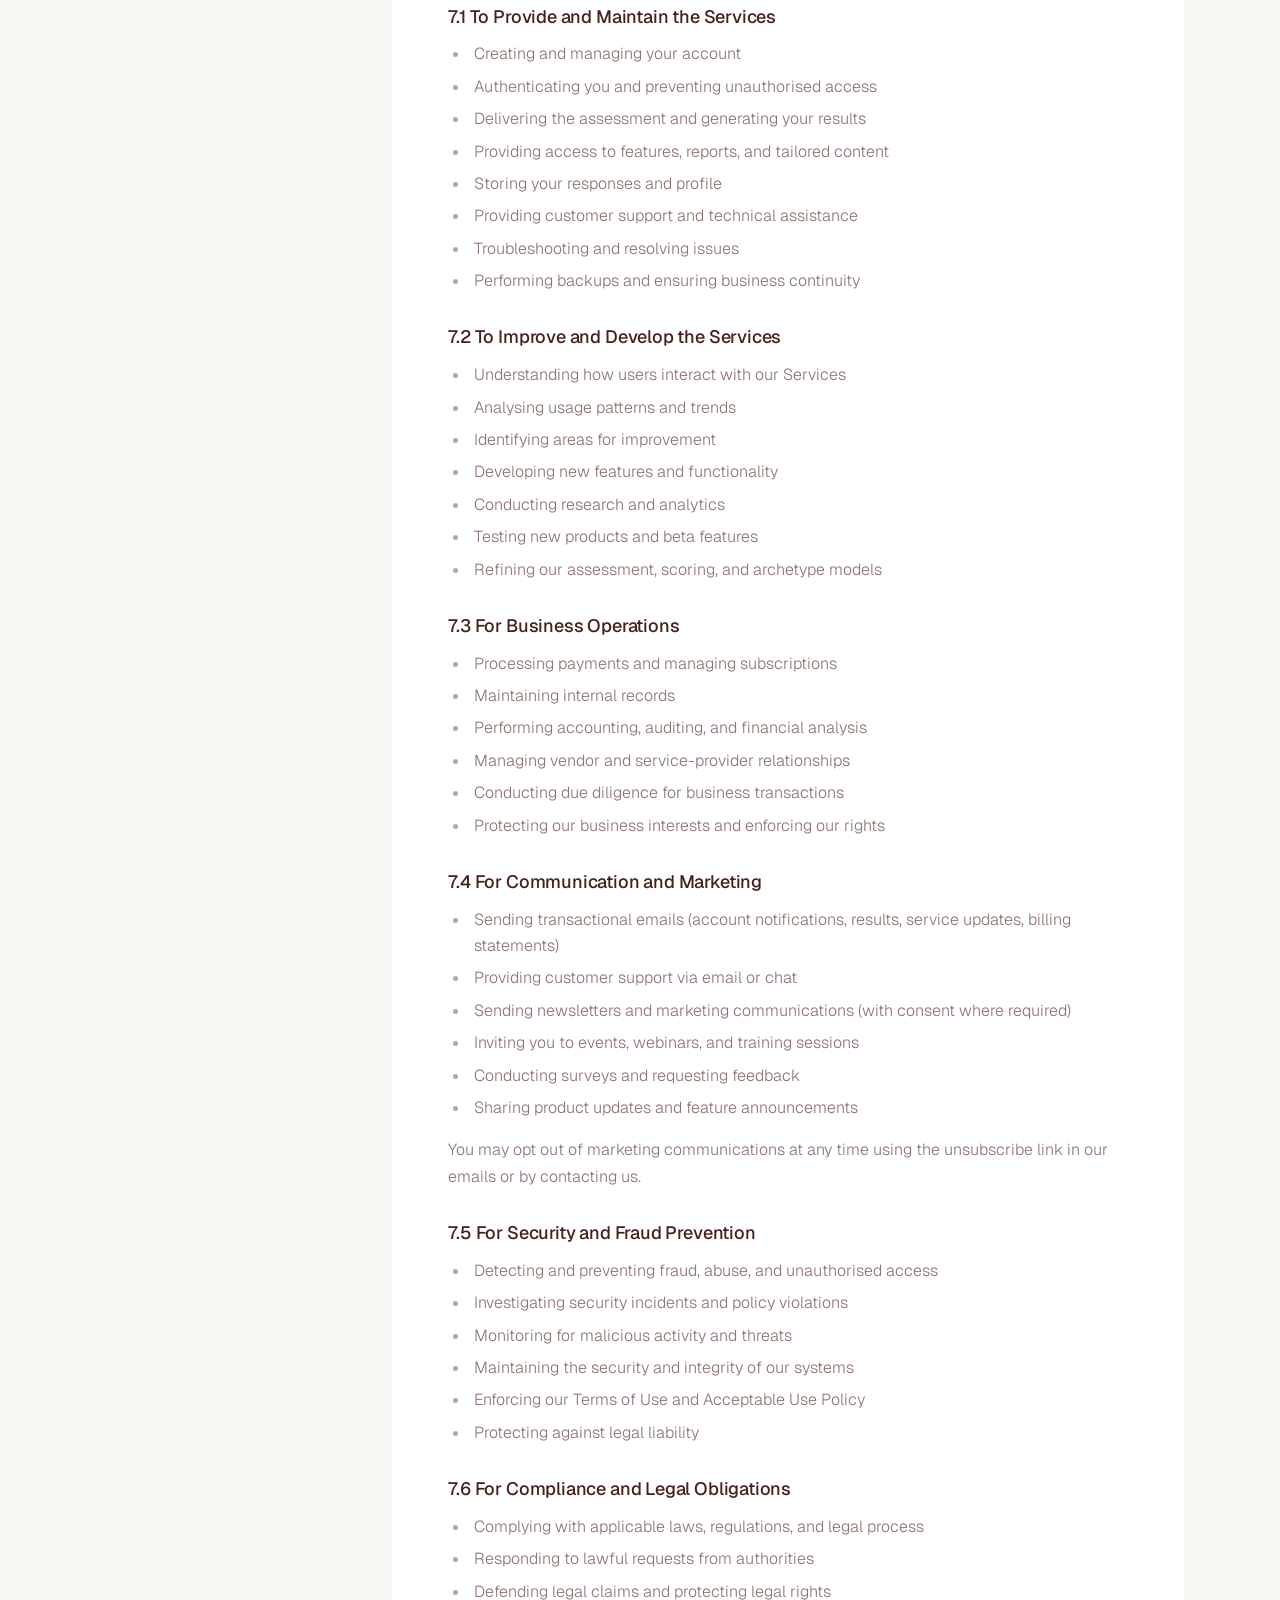
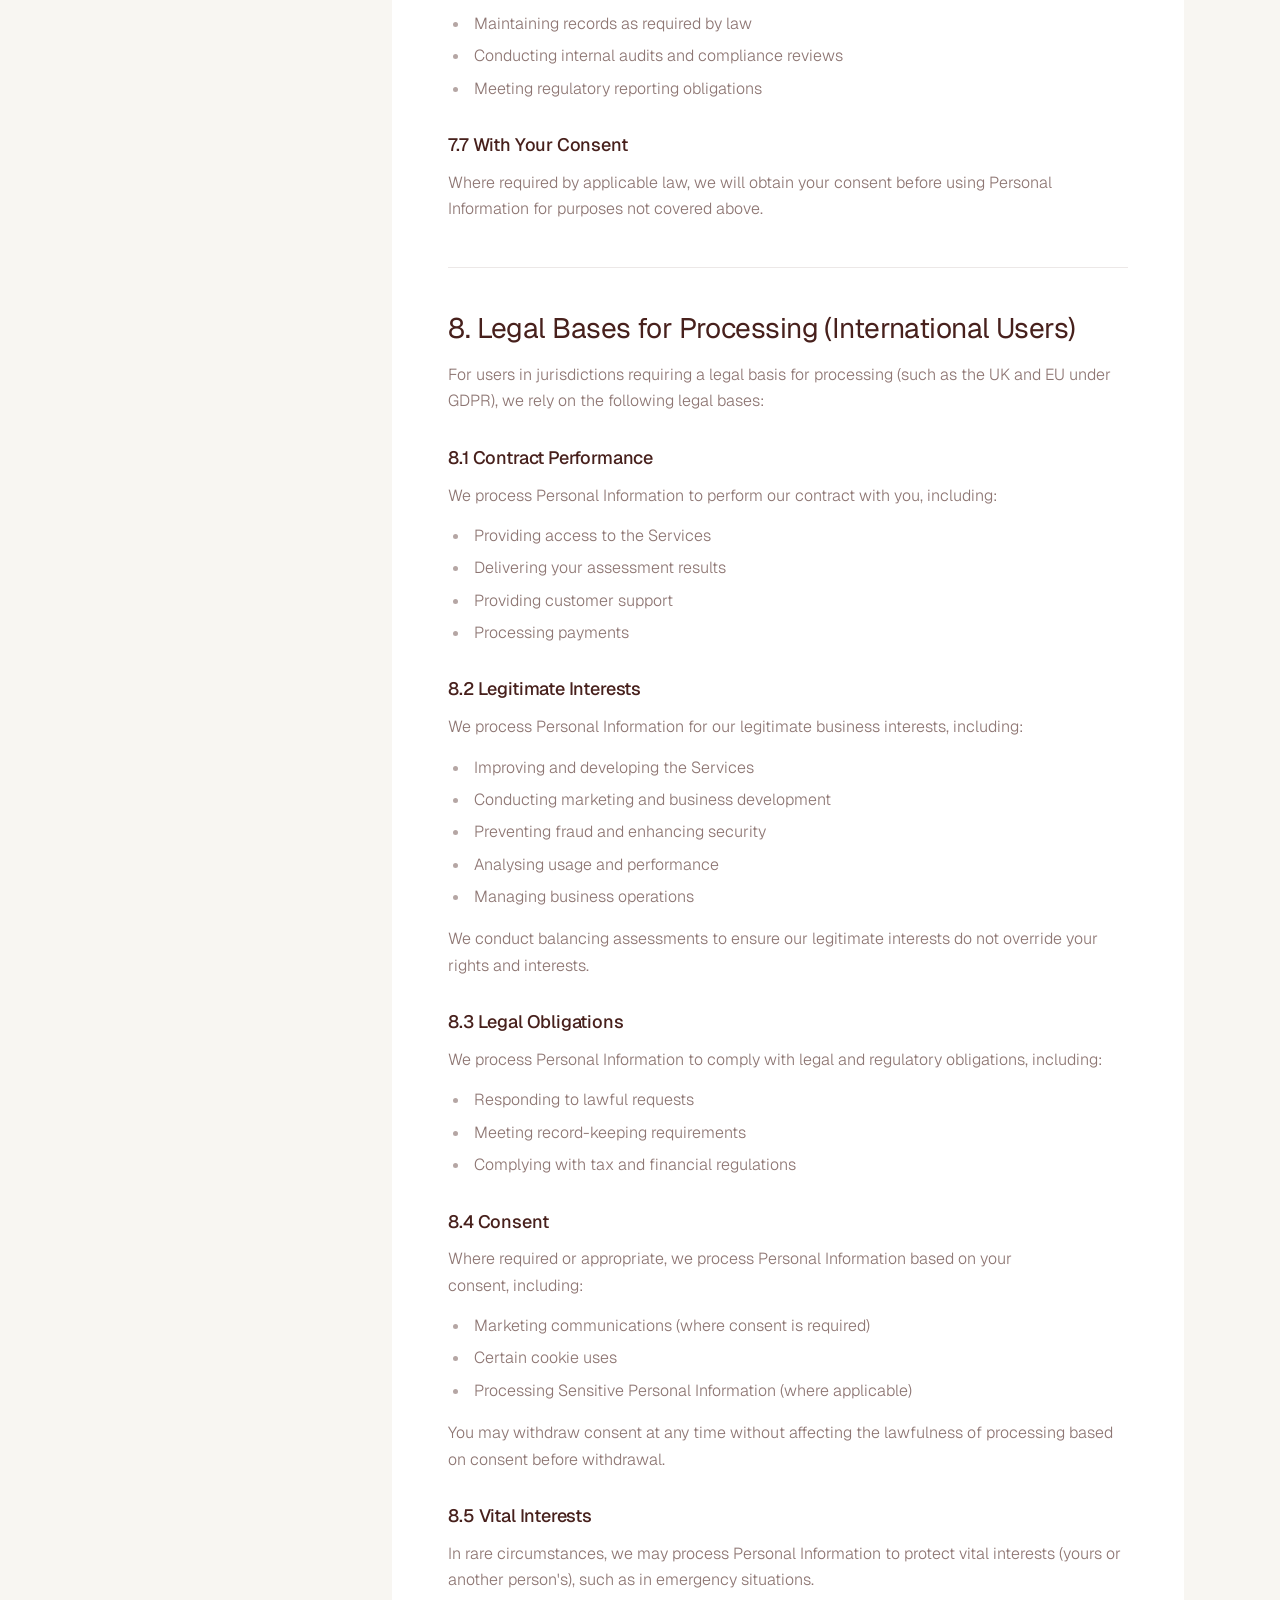
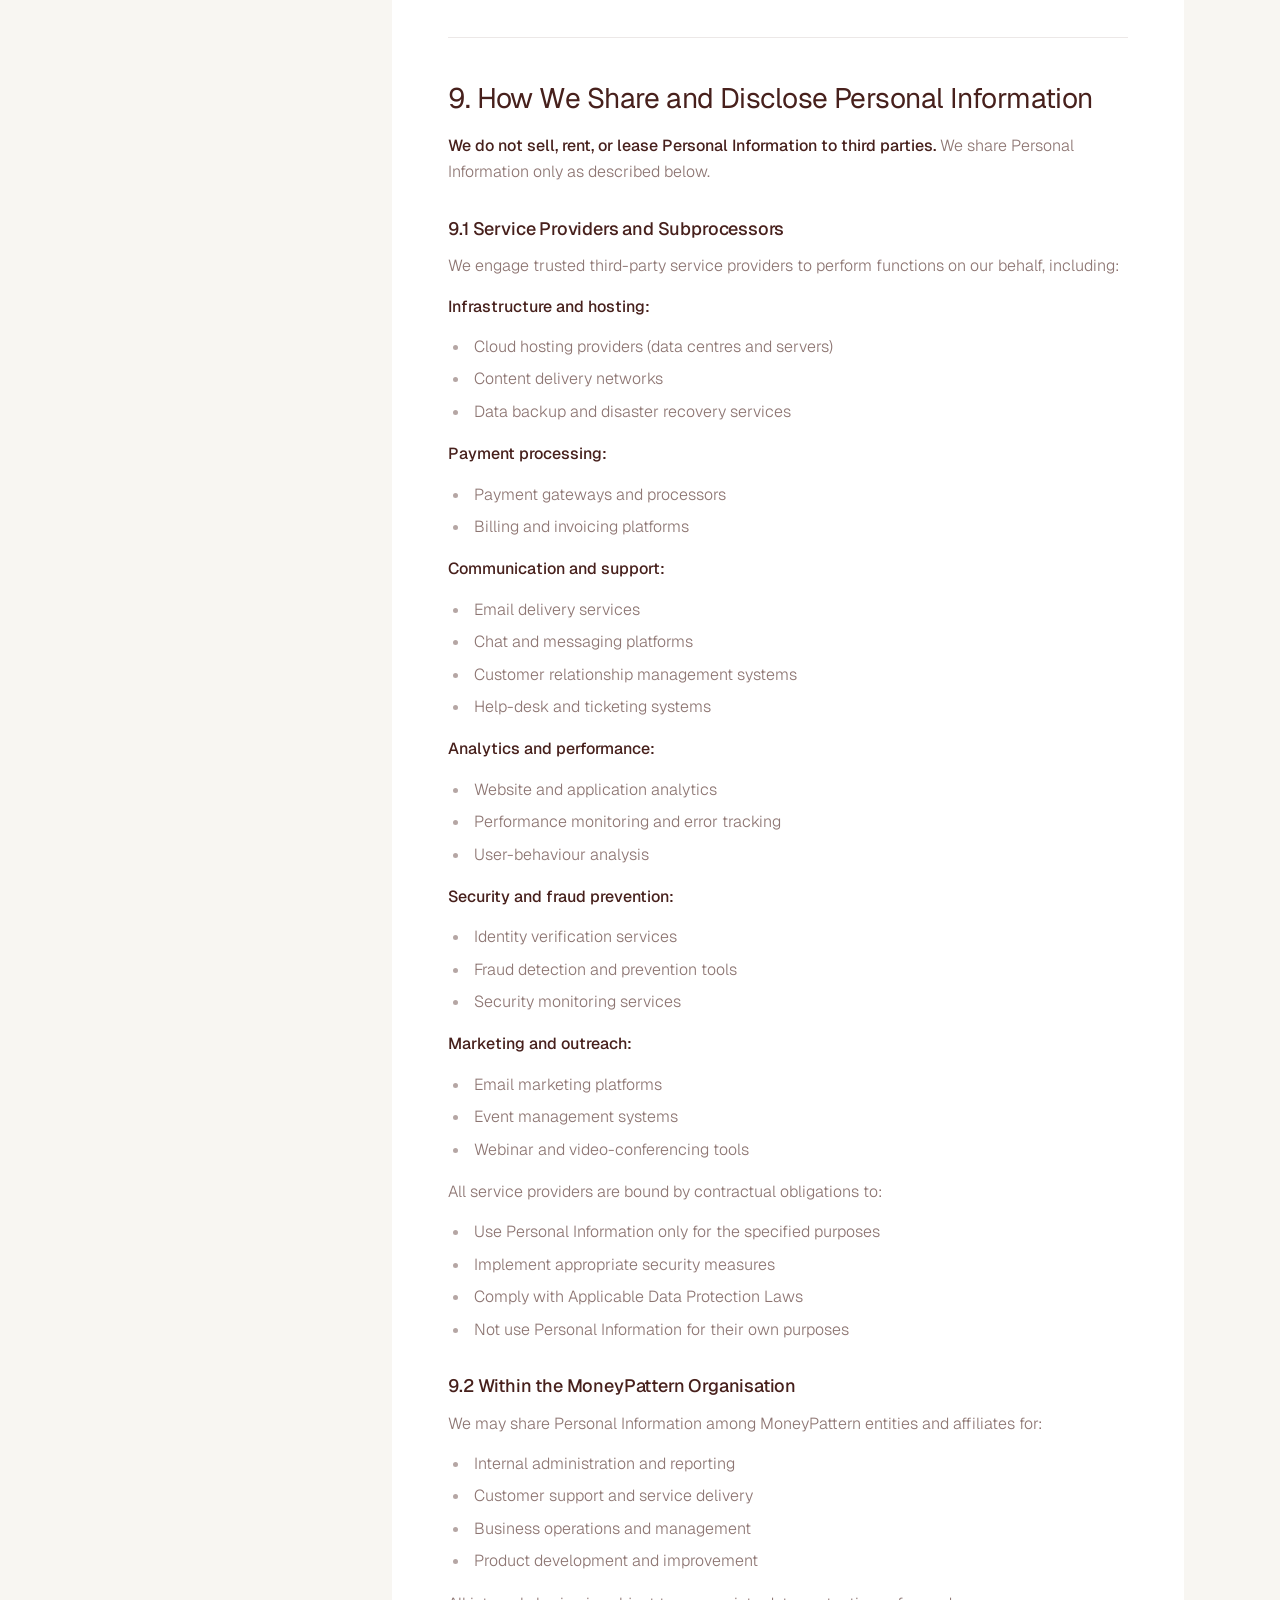
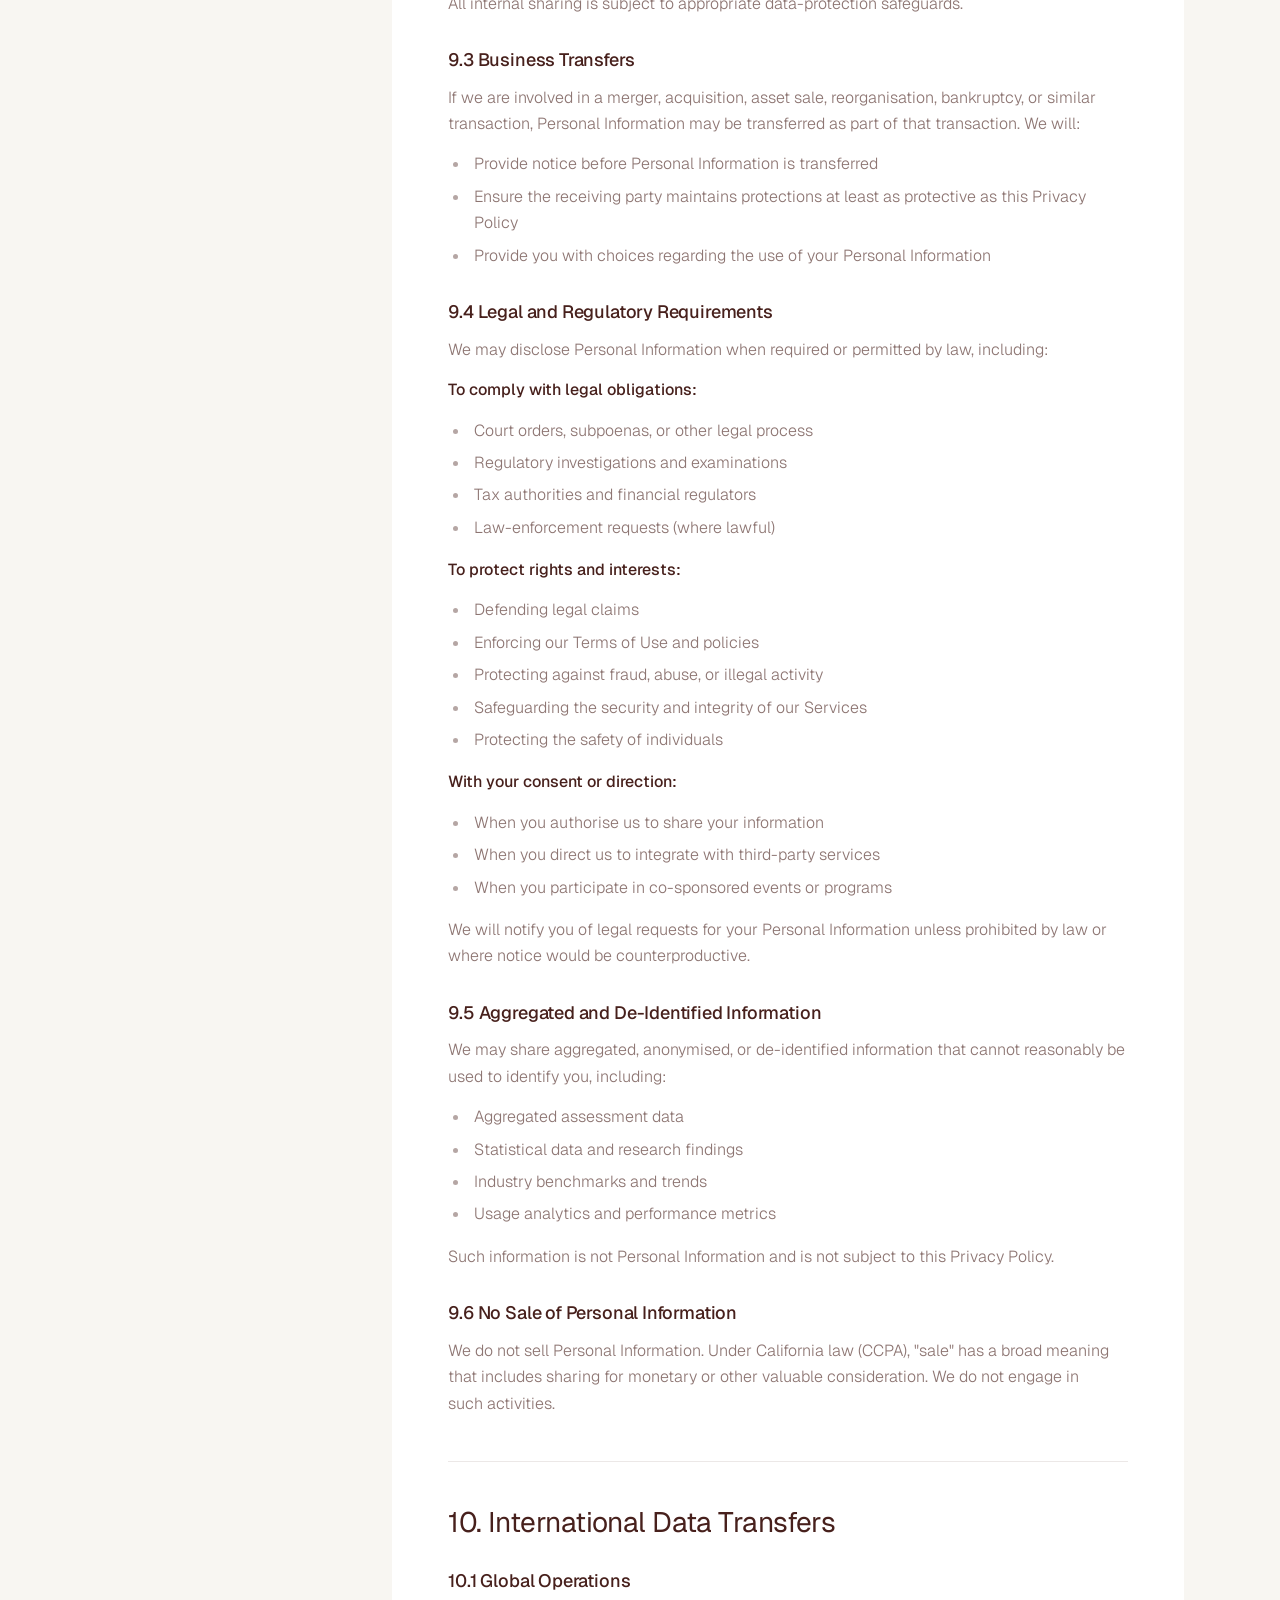
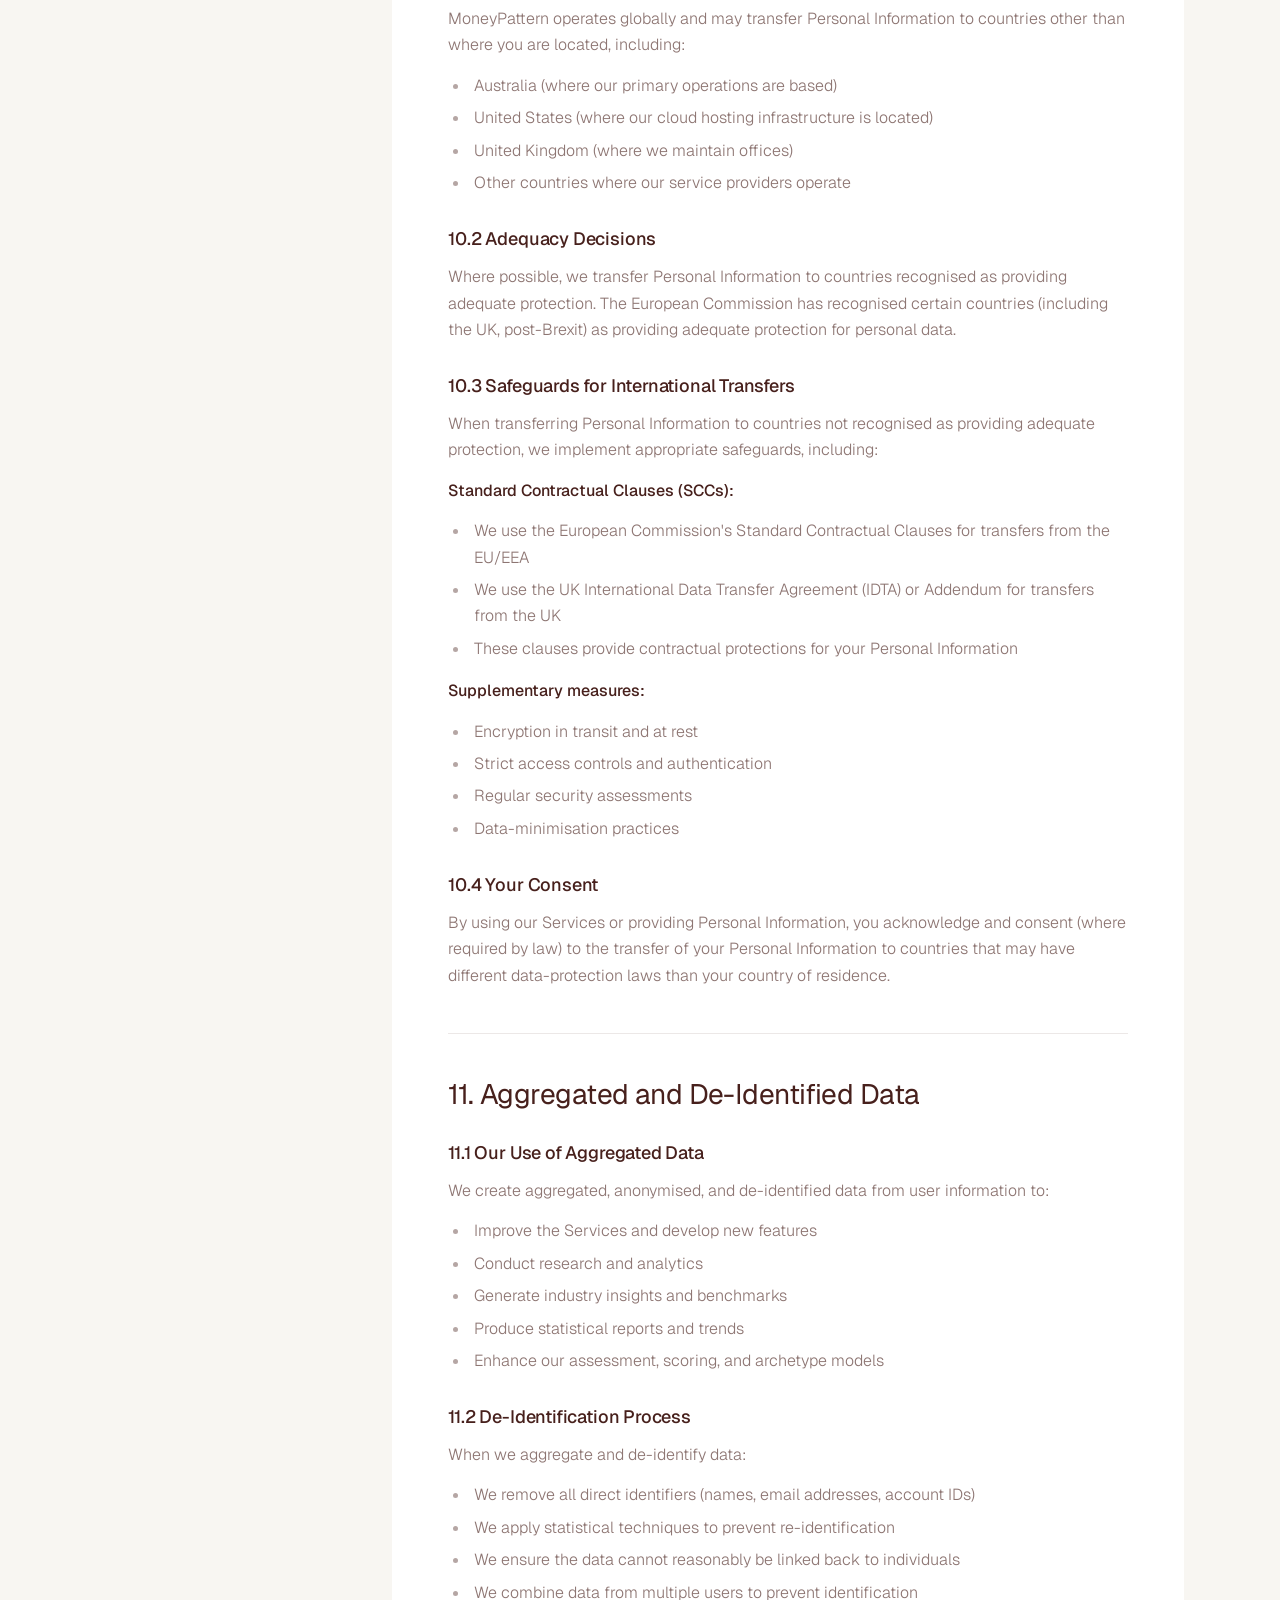
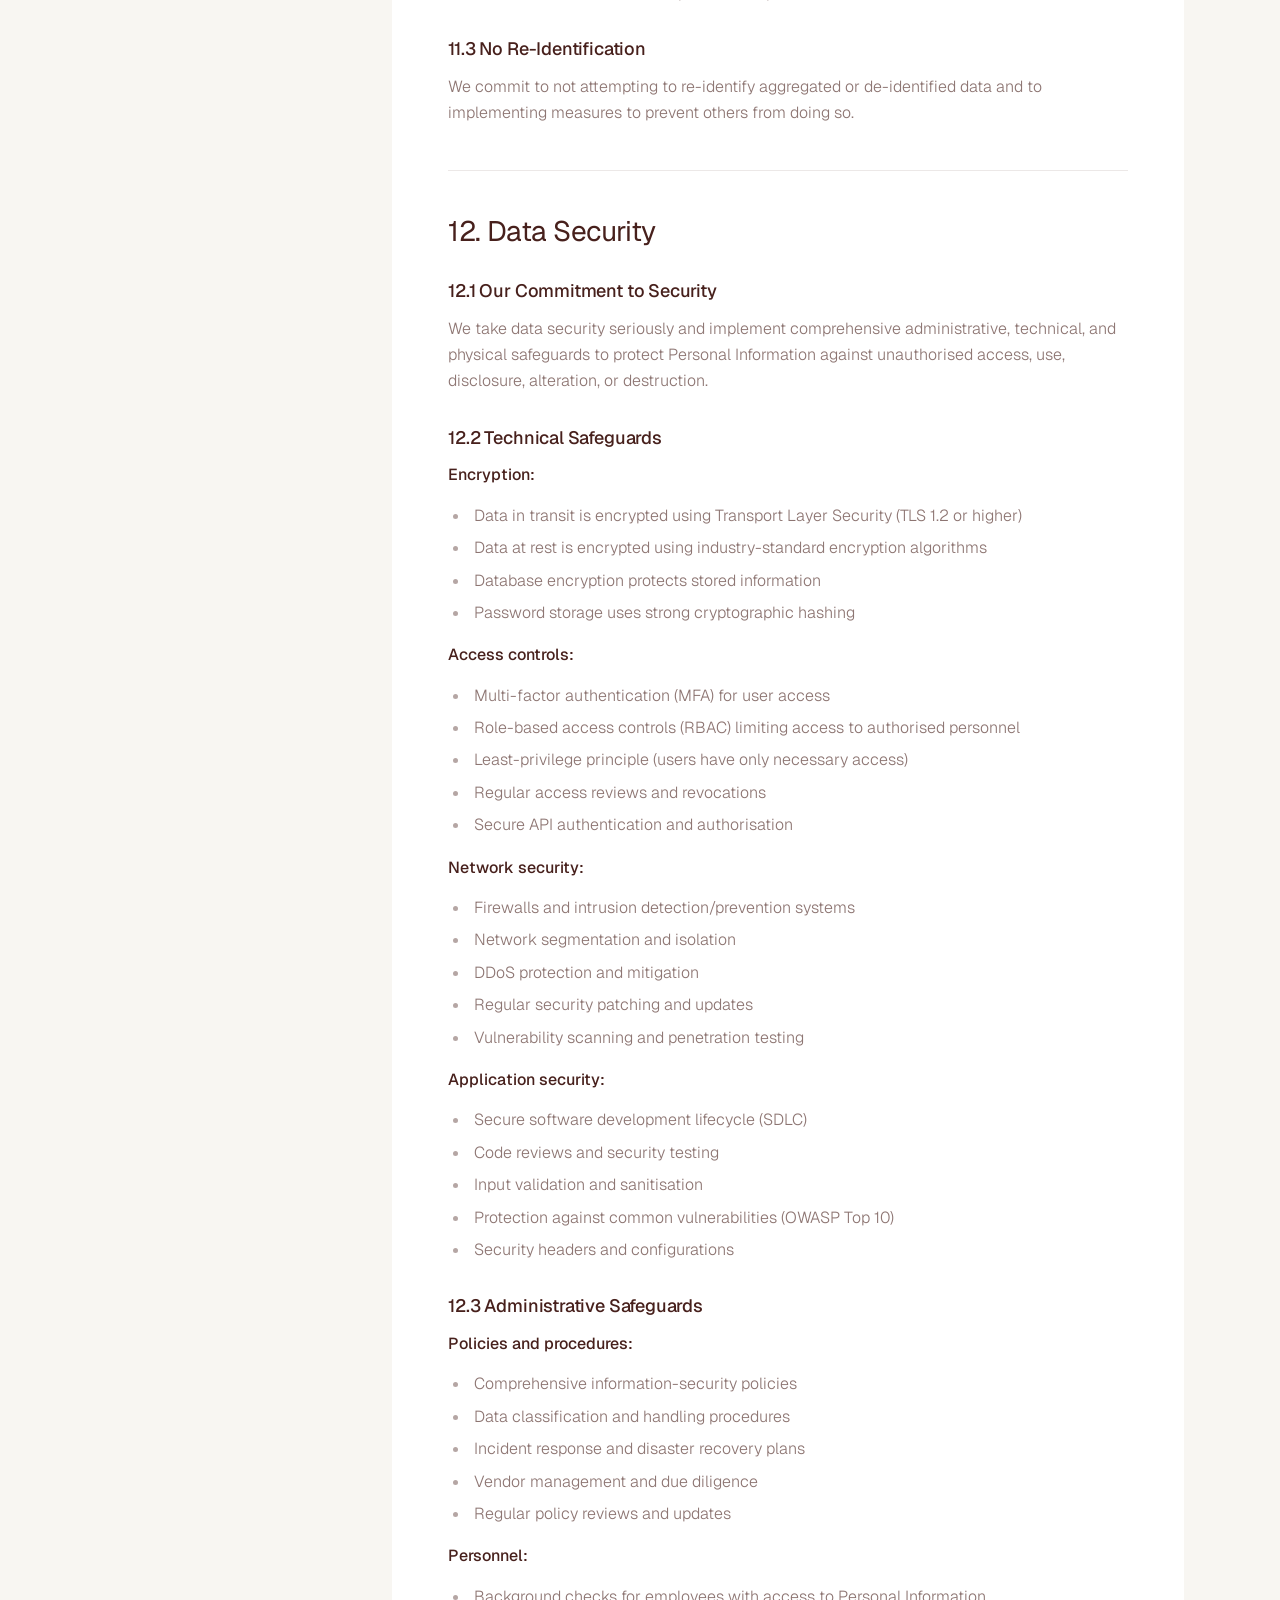
<file: Privacy-Policy.html>
<!DOCTYPE html>
<html lang="en">
<head>
<meta charset="UTF-8">
<meta name="viewport" content="width=device-width, initial-scale=1.0, viewport-fit=cover">
<title>Privacy Policy — MoneyPattern</title>
<meta name="description" content="How MoneyPattern collects, uses, and protects your personal information — and the rights you have over it.">
<link rel="icon" type="image/svg+xml" href="favicon.svg">
<link rel="preconnect" href="https://fonts.googleapis.com">
<link rel="preconnect" href="https://fonts.gstatic.com" crossorigin>
<link href="https://fonts.googleapis.com/css2?family=Geist:wght@200..700&family=Geist+Mono:wght@400;500&display=swap" rel="stylesheet">
<link rel="stylesheet" href="assets/site.css?v=15">
</head>
<body>

<!-- NAV -->
<header class="nav" id="nav" data-tone="light">
  <a href="index.html" class="brand" aria-label="MoneyPattern home">
    <svg viewBox="0 0 48 48" fill="none" aria-hidden="true">
      <path d="M18 12 Q18 27 33 27 Q18 27 18 42 Q18 27 3 27 Q18 27 18 12 Z" fill="currentColor"/>
      <path d="M35 5.5 Q35 13 42.5 13 Q35 13 35 20.5 Q35 13 27.5 13 Q35 13 35 5.5 Z" fill="#ffb883"/>
      <path d="M36 31 Q36 37 42 37 Q36 37 36 43 Q36 37 30 37 Q36 37 36 31 Z" fill="currentColor" opacity=".5"/>
    </svg>
    <span>MoneyPattern<sup>™</sup></span>
  </a>
  <nav class="pill" aria-label="Primary">
    <button data-banner="pm" aria-expanded="false" aria-controls="pm" aria-haspopup="dialog">Products</button>
    <button data-banner="am" aria-expanded="false" aria-controls="am" aria-haspopup="dialog">About</button>
  </nav>
  <div class="nav-right">
    <a href="https://au.moneymindprofile.com/user_link/9Ris7koRd7ylxxGPboxem3oO9dlMR3xMRy0M0xySKK8/new_profile" class="btn btn-sm" target="_blank" rel="noopener noreferrer">Discover yours</a>
  </div>
</header>
<a href="https://au.moneymindprofile.com/user_link/9Ris7koRd7ylxxGPboxem3oO9dlMR3xMRy0M0xySKK8/new_profile" class="btn m-cta" target="_blank" rel="noopener noreferrer"><span class="led"></span>Discover your MoneyPattern</a>

<!-- PRODUCT BANNER -->
<div class="pm" id="pm" role="dialog" aria-modal="true" aria-label="Products" aria-hidden="true">
  <button class="pm-close" data-close aria-label="Close products">
    <svg viewBox="0 0 24 24" fill="none" stroke="currentColor" stroke-width="1.6" stroke-linecap="round"><path d="M6 6l12 12M18 6 6 18"/></svg>
  </button>
  <div class="pm-inner">
    <div class="pm-grid pair">
      <a class="pm-card" href="product-moneypattern.html">
        <span class="pm-asset t1"><svg viewBox="0 0 24 24" fill="currentColor"><path d="M10 4.5Q10 13 18.5 13Q10 13 10 21.5Q10 13 1.5 13Q10 13 10 4.5Z"/><path d="M18 1.5Q18 5 21.5 5Q18 5 18 8.5Q18 5 14.5 5Q18 5 18 1.5Z" opacity=".55"/></svg></span>
        <span class="pm-txt"><b>MoneyPattern</b><small>Your financial horoscope in 5 minutes</small></span>
        <span class="pm-go" aria-hidden="true"><svg viewBox="0 0 16 16" fill="none" stroke="currentColor" stroke-width="1.5" stroke-linecap="round" stroke-linejoin="round"><path d="M3 8h10M9 4l4 4-4 4"/></svg></span>
      </a>
      <a class="pm-card" href="product-daily-plan.html">
        <span class="pm-asset t2"><svg viewBox="0 0 24 24" fill="none" stroke="currentColor" stroke-width="1.5" stroke-linecap="round" stroke-linejoin="round"><rect x="3.5" y="5" width="17" height="15.5" rx="3"/><path d="M3.5 10h17M8 3v4M16 3v4"/><path d="m9 15 2 2 4-4"/></svg></span>
        <span class="pm-txt"><b>Daily Plan</b><small>A small, daily practice tailored to your own MoneyPattern and life goals.</small></span>
        <span class="pm-go" aria-hidden="true"><svg viewBox="0 0 16 16" fill="none" stroke="currentColor" stroke-width="1.5" stroke-linecap="round" stroke-linejoin="round"><path d="M3 8h10M9 4l4 4-4 4"/></svg></span>
      </a>
      <a class="pm-card" href="product-action.html">
        <span class="pm-asset t3"><svg viewBox="0 0 24 24" fill="none" stroke="currentColor" stroke-width="1.5" stroke-linecap="round" stroke-linejoin="round"><path d="M9 5H7a2 2 0 0 0-2 2v12a2 2 0 0 0 2 2h10a2 2 0 0 0 2-2V7a2 2 0 0 0-2-2h-2"/><rect x="9" y="3" width="6" height="4" rx="1"/><path d="m9 14 2 2 4-4"/></svg></span>
        <span class="pm-txt"><b>Action</b><small>Turn insights into habits that stick with your AI money coach.</small></span>
        <span class="pm-go" aria-hidden="true"><svg viewBox="0 0 16 16" fill="none" stroke="currentColor" stroke-width="1.5" stroke-linecap="round" stroke-linejoin="round"><path d="M3 8h10M9 4l4 4-4 4"/></svg></span>
      </a>
      <a class="pm-card" href="learn.html">
        <span class="pm-asset t5"><svg viewBox="0 0 24 24" fill="none" stroke="currentColor" stroke-width="1.5" stroke-linecap="round" stroke-linejoin="round"><path d="M2 9.5 12 5l10 4.5-10 4.5Z"/><path d="M6 11.5v4.5c0 1.5 2.7 3 6 3s6-1.5 6-3v-4.5M22 9.5v5"/></svg></span>
        <span class="pm-txt"><b>Learn</b><small>Unlock Your Wealth Codes — a six-module course</small></span>
        <span class="pm-go" aria-hidden="true"><svg viewBox="0 0 16 16" fill="none" stroke="currentColor" stroke-width="1.5" stroke-linecap="round" stroke-linejoin="round"><path d="M3 8h10M9 4l4 4-4 4"/></svg></span>
      </a>
      <a class="pm-card" href="product-pricing.html">
        <span class="pm-asset t4"><svg viewBox="0 0 24 24" fill="none" stroke="currentColor" stroke-width="1.5" stroke-linecap="round" stroke-linejoin="round"><path d="M3 12.5V4a1 1 0 0 1 1-1h8.5l8.3 8.3a1.5 1.5 0 0 1 0 2.1l-7.4 7.4a1.5 1.5 0 0 1-2.1 0Z"/><circle cx="8" cy="8" r="1.4"/></svg></span>
        <span class="pm-txt"><b>Plans &amp; Pricing</b><small>Find the plan that fits you</small></span>
        <span class="pm-go" aria-hidden="true"><svg viewBox="0 0 16 16" fill="none" stroke="currentColor" stroke-width="1.5" stroke-linecap="round" stroke-linejoin="round"><path d="M3 8h10M9 4l4 4-4 4"/></svg></span>
      </a>
    </div>
  </div>
</div>

<!-- ABOUT BANNER -->
<div class="pm pm-alt" id="am" role="dialog" aria-modal="true" aria-label="About" aria-hidden="true">
  <button class="pm-close" data-close aria-label="Close about">
    <svg viewBox="0 0 24 24" fill="none" stroke="currentColor" stroke-width="1.6" stroke-linecap="round"><path d="M6 6l12 12M18 6 6 18"/></svg>
  </button>
  <div class="pm-inner">
    <div class="pm-grid">
      <a class="pm-card" href="company.html">
        <span class="pm-asset u1"><svg viewBox="0 0 24 24" fill="none" stroke="currentColor" stroke-width="1.5" stroke-linecap="round" stroke-linejoin="round"><path d="M4 21V6.5L12 3l8 3.5V21"/><path d="M2.5 21h19M9 21v-5h6v5M8.5 9.5h.01M12 9.5h.01M15.5 9.5h.01M8.5 13h.01M12 13h.01M15.5 13h.01"/></svg></span>
        <span class="pm-txt"><b>Company</b><small>The story and science behind MoneyPattern</small></span>
        <span class="pm-go" aria-hidden="true"><svg viewBox="0 0 16 16" fill="none" stroke="currentColor" stroke-width="1.5" stroke-linecap="round" stroke-linejoin="round"><path d="M3 8h10M9 4l4 4-4 4"/></svg></span>
      </a>
      <a class="pm-card" href="#">
        <span class="pm-asset u2"><svg viewBox="0 0 24 24" fill="none" stroke="currentColor" stroke-width="1.5" stroke-linecap="round" stroke-linejoin="round"><rect x="9" y="2.5" width="6" height="11" rx="3"/><path d="M5.5 11a6.5 6.5 0 0 0 13 0M12 17.5V21M8.5 21h7"/></svg></span>
        <span class="pm-txt"><b>Podcast</b><small>Conversations on money, mindset and behaviour</small></span>
        <span class="pm-go" aria-hidden="true"><svg viewBox="0 0 16 16" fill="none" stroke="currentColor" stroke-width="1.5" stroke-linecap="round" stroke-linejoin="round"><path d="M3 8h10M9 4l4 4-4 4"/></svg></span>
      </a>
      <a class="pm-card" href="#">
        <span class="pm-asset u3"><svg viewBox="0 0 24 24" fill="none" stroke="currentColor" stroke-width="1.5" stroke-linecap="round" stroke-linejoin="round"><rect x="2.5" y="5" width="19" height="14" rx="3.5"/><path d="M10 9.2v5.6l4.8-2.8Z" fill="currentColor"/></svg></span>
        <span class="pm-txt"><b>Videos</b><small>Ideas and research on the psychology and tech of money</small></span>
        <span class="pm-go" aria-hidden="true"><svg viewBox="0 0 16 16" fill="none" stroke="currentColor" stroke-width="1.5" stroke-linecap="round" stroke-linejoin="round"><path d="M3 8h10M9 4l4 4-4 4"/></svg></span>
      </a>
      <a class="pm-card" href="#">
        <span class="pm-asset u4"><svg viewBox="0 0 24 24" fill="none" stroke="currentColor" stroke-width="1.5" stroke-linecap="round" stroke-linejoin="round"><path d="M4 5h13v13a2 2 0 0 0 2 2H6a2 2 0 0 1-2-2Z"/><path d="M17 9h3v9a2 2 0 0 1-4 0M8 9h5M8 13h5M8 17h3"/></svg></span>
        <span class="pm-txt"><b>Media</b><small>The latest from MoneyPattern</small></span>
        <span class="pm-go" aria-hidden="true"><svg viewBox="0 0 16 16" fill="none" stroke="currentColor" stroke-width="1.5" stroke-linecap="round" stroke-linejoin="round"><path d="M3 8h10M9 4l4 4-4 4"/></svg></span>
      </a>
    </div>
  </div>
</div>

<main class="legal">

<header class="legal-head">
  <span class="t-mono">Legal</span>
  <h1 class="t-display">Privacy Policy</h1>
  <p class="t-body">How MoneyPattern collects, uses, and protects your personal information — and the rights you have over it.</p>
  <div class="legal-meta"><span><strong>Effective Date:</strong> 14 May 2026</span><span><strong>Version:</strong> 3.0</span></div>
</header>

<div class="legal-grid">
    <details class="legal-toc">
      <summary>Contents</summary>
      <ol>
        <li><a href="#section-1">Introduction</a></li>
        <li><a href="#section-2">Scope and Application</a></li>
        <li><a href="#section-3">Definitions</a></li>
        <li><a href="#section-4">Our Role as Data Controller</a></li>
        <li><a href="#section-5">Personal Information We Collect</a></li>
        <li><a href="#section-6">How We Collect Personal Information</a></li>
        <li><a href="#section-7">How We Use Personal Information</a></li>
        <li><a href="#section-8">Legal Bases for Processing (International Users)</a></li>
        <li><a href="#section-9">How We Share and Disclose Personal Information</a></li>
        <li><a href="#section-10">International Data Transfers</a></li>
        <li><a href="#section-11">Aggregated and De-Identified Data</a></li>
        <li><a href="#section-12">Data Security</a></li>
        <li><a href="#section-13">Data Retention</a></li>
        <li><a href="#section-14">Your Privacy Rights</a></li>
        <li><a href="#section-15">Cookies and Tracking Technologies</a></li>
        <li><a href="#section-16">Third-Party Links and Services</a></li>
        <li><a href="#section-17">Children's Privacy</a></li>
        <li><a href="#section-18">Data Breach Notification</a></li>
        <li><a href="#section-19">Changes to This Privacy Policy</a></li>
        <li><a href="#section-20">Jurisdiction-Specific Information</a></li>
        <li><a href="#section-21">Contact Us</a></li>
      </ol>
    </details>
  <article class="legal-body">
<section id="section-1">
  <h2>1. Introduction</h2>
  <p>MoneyPattern (operated by MoneyMind Profile Pty Ltd, ABN 33 672 152 073 — referred to in this policy as "MoneyPattern," "we," "us," or "our") values the privacy of everyone who uses our website and Services. We are committed to protecting your Personal Information and being transparent about how we handle it.</p>

<p>This Privacy Policy explains:</p>
<ul>
  <li>What Personal Information we collect and why</li>
  <li>How we use, share, and protect that information</li>
  <li>Your rights regarding your Personal Information</li>
  <li>How to contact us with privacy questions or concerns</li>
</ul>

<p>We operate globally, serving users in Australia, the United Kingdom, and the United States. This Privacy Policy is designed to comply with applicable data protection laws in all jurisdictions where we operate, including:</p>
<ul>
  <li><strong>Australia:</strong> Privacy Act 1988 (Cth) and the Australian Privacy Principles (APPs)</li>
  <li><strong>United Kingdom:</strong> UK General Data Protection Regulation (UK GDPR) and Data Protection Act 2018</li>
  <li><strong>United States:</strong> California Consumer Privacy Act (CCPA/CPRA), Virginia Consumer Data Protection Act (VCDPA), Colorado Privacy Act (CPA), and other applicable state privacy laws</li>
</ul>
</section>
<section id="section-2">
  <h2>2. Scope and Application</h2>
  <h3>2.1 What This Policy Covers</h3>
<p>This Privacy Policy applies to Personal Information we collect, use, and disclose when you:</p>
<ul>
  <li>Visit our websites (including www.moneymindprofile.com and related domains)</li>
  <li>Use our MoneyPattern Profile assessment and related services ("Services")</li>
  <li>Communicate with us via email, chat, or other channels</li>
  <li>Attend our events, webinars, or training sessions</li>
  <li>Subscribe to our newsletter or other communications</li>
</ul>

<h3>2.2 Our Business Model</h3>
<p>MoneyPattern is a direct-to-consumer platform. We provide an AI-powered psychological assessment that helps you understand your unique relationship with money — the patterns shaping how you save, invest, plan for retirement, and respond when markets get messy. Our Services include:</p>
<ul>
  <li>The MoneyPattern™ Profile assessment</li>
  <li>Personalised results, archetype analysis, and behavioural insights</li>
  <li>Educational content and tools to help you act on your results</li>
  <li>Optional access to certified coaches and additional resources</li>
</ul>
<p>We collect information directly from you so we can deliver and improve these Services.</p>
</section>
<section id="section-3">
  <h2>3. Definitions</h2>
  <p>For purposes of this Privacy Policy:</p>

<p><strong>"Applicable Data Protection Laws"</strong> means all applicable data protection and privacy laws, including: (i) in Australia, the Privacy Act 1988 (Cth) and the Australian Privacy Principles; (ii) in the United Kingdom, the UK GDPR and the Data Protection Act 2018; (iii) in the United States, the CCPA (as amended by the CPRA), VCDPA, CPA, and other applicable state privacy laws; and (iv) any other applicable data protection or privacy laws.</p>

<p><strong>"Controller"</strong> (or "Business" under US laws) means the entity that determines the purposes and means of processing Personal Information. We act as the Controller of your Personal Information.</p>

<p><strong>"Data Subject"</strong> (or "Consumer" under US laws) means an identified or identifiable natural person whose Personal Information is processed.</p>

<p><strong>"Personal Information"</strong> (or "Personal Data") means any information that identifies, relates to, describes, is reasonably capable of being associated with, or could reasonably be linked, directly or indirectly, with an identified or identifiable natural person. This includes information defined as "personal information" under the Privacy Act 1988 (Cth), "personal data" under the UK GDPR, and "personal information" under the CCPA.</p>

<p><strong>"Processing"</strong> means any operation performed on Personal Information, including collection, recording, organisation, structuring, storage, adaptation, retrieval, consultation, use, disclosure, transmission, erasure, or destruction.</p>

<p><strong>"Sensitive Personal Information"</strong> includes information revealing racial or ethnic origin, political opinions, religious or philosophical beliefs, trade union membership, genetic data, biometric data, health information, sex life or sexual orientation, and in some jurisdictions, financial account information, Social Security numbers, precise geolocation, and contents of communications.</p>

<p><strong>"Services"</strong> means the MoneyPattern platform, the MoneyPattern™ Profile assessment, applications, tools, features, and related services we provide.</p>

<p><strong>"You"</strong> and <strong>"User"</strong> mean the individual using our Services or visiting our websites.</p>
</section>
<section id="section-4">
  <h2>4. Our Role as Data Controller</h2>
  <p>We are the data controller (or business, under US laws) for all Personal Information we collect through our Services and through your interactions with us.</p>
<p>This means we determine the purposes and means of processing your Personal Information, and we are responsible for honouring your rights under Applicable Data Protection Laws. Section 14 explains those rights in detail and how to exercise them.</p>
</section>
<section id="section-5">
  <h2>5. Personal Information We Collect</h2>
  <p>The Personal Information we collect depends on how you interact with us and which Services you use.</p>

<h3>5.1 Account and Identity Information</h3>
<p>When you create an account or use our Services, we may collect:</p>
<ul>
  <li>Full name</li>
  <li>Email address</li>
  <li>Phone number (optional)</li>
  <li>Date of birth or age range (for assessment context and age verification)</li>
  <li>Country and approximate location</li>
  <li>Username and account ID</li>
  <li>Password (stored in encrypted/hashed form)</li>
  <li>Multi-factor authentication credentials</li>
</ul>

<h3>5.2 Assessment Responses</h3>
<p>The MoneyPattern™ Profile is an assessment about your relationship with money. When you take it, you provide responses to questions about your beliefs, habits, emotions, and financial behaviours. We use these responses to generate your profile, your primary archetype, and your personalised insights.</p>

<h3>5.3 Financial and Billing Information</h3>
<ul>
  <li>Billing name and address</li>
  <li>Payment method details (processed and stored by our third-party payment processor; we do not store full credit card numbers)</li>
  <li>Purchase history and transaction records</li>
  <li>Subscription plan details (where applicable)</li>
</ul>

<h3>5.4 Communications</h3>
<ul>
  <li>Support requests and help-desk interactions</li>
  <li>Chat messages and correspondence</li>
  <li>Feedback and survey responses</li>
  <li>Training, event, and webinar participation</li>
</ul>

<h3>5.5 Automatically Collected Information</h3>
<p>When you visit our website or use our Services, we collect certain information automatically:</p>
<ul>
  <li>IP address and approximate geolocation</li>
  <li>Browser type and version</li>
  <li>Operating system and device identifiers</li>
  <li>Referring website</li>
  <li>Pages visited, time spent, and links clicked</li>
  <li>Login history and session data</li>
  <li>Features accessed and navigation patterns</li>
  <li>Timestamps and duration of use</li>
</ul>

<h3>5.6 Sensitive Personal Information</h3>
<p>Some of the information you choose to share with us through the assessment — for example, your responses about money attitudes, financial anxieties, or financial circumstances — may be considered Sensitive Personal Information in some jurisdictions. We process this information only to provide your profile and the related Services, and we apply enhanced protections (see Section 12). We do not require Sensitive Personal Information beyond what is reasonably needed to deliver the assessment.</p>

<h3>5.7 Information From Third Parties</h3>
<p>We may receive Personal Information about you from:</p>
<ul>
  <li><strong>Payment processors</strong> — confirmation that your payment was successful, partial card details, billing information</li>
  <li><strong>Analytics providers</strong> — aggregated usage data</li>
  <li><strong>Identity verification services</strong> — where age or identity verification is required</li>
  <li><strong>Social sign-in providers</strong> — if you choose to register or log in using a third-party identity provider, that provider may share basic profile information with us (e.g., name and email address)</li>
</ul>
</section>
<section id="section-6">
  <h2>6. How We Collect Personal Information</h2>
  <h3>6.1 Direct Collection</h3>
<p>We collect information directly from you when you:</p>
<ul>
  <li>Register and create an account</li>
  <li>Complete the assessment or otherwise input information into the Services</li>
  <li>Complete forms, questionnaires, or surveys</li>
  <li>Communicate with our support team</li>
  <li>Subscribe to newsletters or marketing communications</li>
  <li>Attend events or webinars</li>
  <li>Apply for employment or contractor positions</li>
</ul>

<h3>6.2 Automatic Collection</h3>
<p>We use the following technologies to collect information automatically:</p>
<ul>
  <li>Cookies and similar tracking technologies (see Section 15)</li>
  <li>Web server logs</li>
  <li>Analytics tools</li>
  <li>Session recording for quality assurance and product improvement (with notice)</li>
</ul>

<h3>6.3 Third-Party Sources</h3>
<p>We may receive information from service providers we engage on your behalf (payment processors, analytics services, identity verification providers) and from publicly available sources.</p>

<h3>6.4 Anonymous and Pseudonymous Use</h3>
<p><strong>Website:</strong> You may visit our website anonymously. However, certain features and interactive elements may not be available without providing some Personal Information.</p>
<p><strong>Services:</strong> Due to the nature of our Services (which require secure authentication and personalised functionality), anonymous use is not practical. You may use a pseudonym for certain communications where lawful and practicable.</p>
</section>
<section id="section-7">
  <h2>7. How We Use Personal Information</h2>
  <p>We use Personal Information for the purposes described below and only where we have a lawful basis to do so (see Section 8).</p>

<h3>7.1 To Provide and Maintain the Services</h3>
<ul>
  <li>Creating and managing your account</li>
  <li>Authenticating you and preventing unauthorised access</li>
  <li>Delivering the assessment and generating your results</li>
  <li>Providing access to features, reports, and tailored content</li>
  <li>Storing your responses and profile</li>
  <li>Providing customer support and technical assistance</li>
  <li>Troubleshooting and resolving issues</li>
  <li>Performing backups and ensuring business continuity</li>
</ul>

<h3>7.2 To Improve and Develop the Services</h3>
<ul>
  <li>Understanding how users interact with our Services</li>
  <li>Analysing usage patterns and trends</li>
  <li>Identifying areas for improvement</li>
  <li>Developing new features and functionality</li>
  <li>Conducting research and analytics</li>
  <li>Testing new products and beta features</li>
  <li>Refining our assessment, scoring, and archetype models</li>
</ul>

<h3>7.3 For Business Operations</h3>
<ul>
  <li>Processing payments and managing subscriptions</li>
  <li>Maintaining internal records</li>
  <li>Performing accounting, auditing, and financial analysis</li>
  <li>Managing vendor and service-provider relationships</li>
  <li>Conducting due diligence for business transactions</li>
  <li>Protecting our business interests and enforcing our rights</li>
</ul>

<h3>7.4 For Communication and Marketing</h3>
<ul>
  <li>Sending transactional emails (account notifications, results, service updates, billing statements)</li>
  <li>Providing customer support via email or chat</li>
  <li>Sending newsletters and marketing communications (with consent where required)</li>
  <li>Inviting you to events, webinars, and training sessions</li>
  <li>Conducting surveys and requesting feedback</li>
  <li>Sharing product updates and feature announcements</li>
</ul>
<p>You may opt out of marketing communications at any time using the unsubscribe link in our emails or by contacting us.</p>

<h3>7.5 For Security and Fraud Prevention</h3>
<ul>
  <li>Detecting and preventing fraud, abuse, and unauthorised access</li>
  <li>Investigating security incidents and policy violations</li>
  <li>Monitoring for malicious activity and threats</li>
  <li>Maintaining the security and integrity of our systems</li>
  <li>Enforcing our Terms of Use and Acceptable Use Policy</li>
  <li>Protecting against legal liability</li>
</ul>

<h3>7.6 For Compliance and Legal Obligations</h3>
<ul>
  <li>Complying with applicable laws, regulations, and legal process</li>
  <li>Responding to lawful requests from authorities</li>
  <li>Defending legal claims and protecting legal rights</li>
  <li>Maintaining records as required by law</li>
  <li>Conducting internal audits and compliance reviews</li>
  <li>Meeting regulatory reporting obligations</li>
</ul>

<h3>7.7 With Your Consent</h3>
<p>Where required by applicable law, we will obtain your consent before using Personal Information for purposes not covered above.</p>
</section>
<section id="section-8">
  <h2>8. Legal Bases for Processing (International Users)</h2>
  <p>For users in jurisdictions requiring a legal basis for processing (such as the UK and EU under GDPR), we rely on the following legal bases:</p>

<h3>8.1 Contract Performance</h3>
<p>We process Personal Information to perform our contract with you, including:</p>
<ul>
  <li>Providing access to the Services</li>
  <li>Delivering your assessment results</li>
  <li>Providing customer support</li>
  <li>Processing payments</li>
</ul>

<h3>8.2 Legitimate Interests</h3>
<p>We process Personal Information for our legitimate business interests, including:</p>
<ul>
  <li>Improving and developing the Services</li>
  <li>Conducting marketing and business development</li>
  <li>Preventing fraud and enhancing security</li>
  <li>Analysing usage and performance</li>
  <li>Managing business operations</li>
</ul>
<p>We conduct balancing assessments to ensure our legitimate interests do not override your rights and interests.</p>

<h3>8.3 Legal Obligations</h3>
<p>We process Personal Information to comply with legal and regulatory obligations, including:</p>
<ul>
  <li>Responding to lawful requests</li>
  <li>Meeting record-keeping requirements</li>
  <li>Complying with tax and financial regulations</li>
</ul>

<h3>8.4 Consent</h3>
<p>Where required or appropriate, we process Personal Information based on your consent, including:</p>
<ul>
  <li>Marketing communications (where consent is required)</li>
  <li>Certain cookie uses</li>
  <li>Processing Sensitive Personal Information (where applicable)</li>
</ul>
<p>You may withdraw consent at any time without affecting the lawfulness of processing based on consent before withdrawal.</p>

<h3>8.5 Vital Interests</h3>
<p>In rare circumstances, we may process Personal Information to protect vital interests (yours or another person's), such as in emergency situations.</p>
</section>
<section id="section-9">
  <h2>9. How We Share and Disclose Personal Information</h2>
  <p><strong>We do not sell, rent, or lease Personal Information to third parties.</strong> We share Personal Information only as described below.</p>

<h3>9.1 Service Providers and Subprocessors</h3>
<p>We engage trusted third-party service providers to perform functions on our behalf, including:</p>
<p><strong>Infrastructure and hosting:</strong></p>
<ul>
  <li>Cloud hosting providers (data centres and servers)</li>
  <li>Content delivery networks</li>
  <li>Data backup and disaster recovery services</li>
</ul>
<p><strong>Payment processing:</strong></p>
<ul>
  <li>Payment gateways and processors</li>
  <li>Billing and invoicing platforms</li>
</ul>
<p><strong>Communication and support:</strong></p>
<ul>
  <li>Email delivery services</li>
  <li>Chat and messaging platforms</li>
  <li>Customer relationship management systems</li>
  <li>Help-desk and ticketing systems</li>
</ul>
<p><strong>Analytics and performance:</strong></p>
<ul>
  <li>Website and application analytics</li>
  <li>Performance monitoring and error tracking</li>
  <li>User-behaviour analysis</li>
</ul>
<p><strong>Security and fraud prevention:</strong></p>
<ul>
  <li>Identity verification services</li>
  <li>Fraud detection and prevention tools</li>
  <li>Security monitoring services</li>
</ul>
<p><strong>Marketing and outreach:</strong></p>
<ul>
  <li>Email marketing platforms</li>
  <li>Event management systems</li>
  <li>Webinar and video-conferencing tools</li>
</ul>
<p>All service providers are bound by contractual obligations to:</p>
<ul>
  <li>Use Personal Information only for the specified purposes</li>
  <li>Implement appropriate security measures</li>
  <li>Comply with Applicable Data Protection Laws</li>
  <li>Not use Personal Information for their own purposes</li>
</ul>

<h3>9.2 Within the MoneyPattern Organisation</h3>
<p>We may share Personal Information among MoneyPattern entities and affiliates for:</p>
<ul>
  <li>Internal administration and reporting</li>
  <li>Customer support and service delivery</li>
  <li>Business operations and management</li>
  <li>Product development and improvement</li>
</ul>
<p>All internal sharing is subject to appropriate data-protection safeguards.</p>

<h3>9.3 Business Transfers</h3>
<p>If we are involved in a merger, acquisition, asset sale, reorganisation, bankruptcy, or similar transaction, Personal Information may be transferred as part of that transaction. We will:</p>
<ul>
  <li>Provide notice before Personal Information is transferred</li>
  <li>Ensure the receiving party maintains protections at least as protective as this Privacy Policy</li>
  <li>Provide you with choices regarding the use of your Personal Information</li>
</ul>

<h3>9.4 Legal and Regulatory Requirements</h3>
<p>We may disclose Personal Information when required or permitted by law, including:</p>
<p><strong>To comply with legal obligations:</strong></p>
<ul>
  <li>Court orders, subpoenas, or other legal process</li>
  <li>Regulatory investigations and examinations</li>
  <li>Tax authorities and financial regulators</li>
  <li>Law-enforcement requests (where lawful)</li>
</ul>
<p><strong>To protect rights and interests:</strong></p>
<ul>
  <li>Defending legal claims</li>
  <li>Enforcing our Terms of Use and policies</li>
  <li>Protecting against fraud, abuse, or illegal activity</li>
  <li>Safeguarding the security and integrity of our Services</li>
  <li>Protecting the safety of individuals</li>
</ul>
<p><strong>With your consent or direction:</strong></p>
<ul>
  <li>When you authorise us to share your information</li>
  <li>When you direct us to integrate with third-party services</li>
  <li>When you participate in co-sponsored events or programs</li>
</ul>
<p>We will notify you of legal requests for your Personal Information unless prohibited by law or where notice would be counterproductive.</p>

<h3>9.5 Aggregated and De-Identified Information</h3>
<p>We may share aggregated, anonymised, or de-identified information that cannot reasonably be used to identify you, including:</p>
<ul>
  <li>Aggregated assessment data</li>
  <li>Statistical data and research findings</li>
  <li>Industry benchmarks and trends</li>
  <li>Usage analytics and performance metrics</li>
</ul>
<p>Such information is not Personal Information and is not subject to this Privacy Policy.</p>

<h3>9.6 No Sale of Personal Information</h3>
<p>We do not sell Personal Information. Under California law (CCPA), "sale" has a broad meaning that includes sharing for monetary or other valuable consideration. We do not engage in such activities.</p>
</section>
<section id="section-10">
  <h2>10. International Data Transfers</h2>
  <h3>10.1 Global Operations</h3>
<p>MoneyPattern operates globally and may transfer Personal Information to countries other than where you are located, including:</p>
<ul>
  <li>Australia (where our primary operations are based)</li>
  <li>United States (where our cloud hosting infrastructure is located)</li>
  <li>United Kingdom (where we maintain offices)</li>
  <li>Other countries where our service providers operate</li>
</ul>

<h3>10.2 Adequacy Decisions</h3>
<p>Where possible, we transfer Personal Information to countries recognised as providing adequate protection. The European Commission has recognised certain countries (including the UK, post-Brexit) as providing adequate protection for personal data.</p>

<h3>10.3 Safeguards for International Transfers</h3>
<p>When transferring Personal Information to countries not recognised as providing adequate protection, we implement appropriate safeguards, including:</p>
<p><strong>Standard Contractual Clauses (SCCs):</strong></p>
<ul>
  <li>We use the European Commission's Standard Contractual Clauses for transfers from the EU/EEA</li>
  <li>We use the UK International Data Transfer Agreement (IDTA) or Addendum for transfers from the UK</li>
  <li>These clauses provide contractual protections for your Personal Information</li>
</ul>
<p><strong>Supplementary measures:</strong></p>
<ul>
  <li>Encryption in transit and at rest</li>
  <li>Strict access controls and authentication</li>
  <li>Regular security assessments</li>
  <li>Data-minimisation practices</li>
</ul>

<h3>10.4 Your Consent</h3>
<p>By using our Services or providing Personal Information, you acknowledge and consent (where required by law) to the transfer of your Personal Information to countries that may have different data-protection laws than your country of residence.</p>
</section>
<section id="section-11">
  <h2>11. Aggregated and De-Identified Data</h2>
  <h3>11.1 Our Use of Aggregated Data</h3>
<p>We create aggregated, anonymised, and de-identified data from user information to:</p>
<ul>
  <li>Improve the Services and develop new features</li>
  <li>Conduct research and analytics</li>
  <li>Generate industry insights and benchmarks</li>
  <li>Produce statistical reports and trends</li>
  <li>Enhance our assessment, scoring, and archetype models</li>
</ul>

<h3>11.2 De-Identification Process</h3>
<p>When we aggregate and de-identify data:</p>
<ul>
  <li>We remove all direct identifiers (names, email addresses, account IDs)</li>
  <li>We apply statistical techniques to prevent re-identification</li>
  <li>We ensure the data cannot reasonably be linked back to individuals</li>
  <li>We combine data from multiple users to prevent identification</li>
</ul>

<h3>11.3 No Re-Identification</h3>
<p>We commit to not attempting to re-identify aggregated or de-identified data and to implementing measures to prevent others from doing so.</p>
</section>
<section id="section-12">
  <h2>12. Data Security</h2>
  <h3>12.1 Our Commitment to Security</h3>
<p>We take data security seriously and implement comprehensive administrative, technical, and physical safeguards to protect Personal Information against unauthorised access, use, disclosure, alteration, or destruction.</p>

<h3>12.2 Technical Safeguards</h3>
<p><strong>Encryption:</strong></p>
<ul>
  <li>Data in transit is encrypted using Transport Layer Security (TLS 1.2 or higher)</li>
  <li>Data at rest is encrypted using industry-standard encryption algorithms</li>
  <li>Database encryption protects stored information</li>
  <li>Password storage uses strong cryptographic hashing</li>
</ul>
<p><strong>Access controls:</strong></p>
<ul>
  <li>Multi-factor authentication (MFA) for user access</li>
  <li>Role-based access controls (RBAC) limiting access to authorised personnel</li>
  <li>Least-privilege principle (users have only necessary access)</li>
  <li>Regular access reviews and revocations</li>
  <li>Secure API authentication and authorisation</li>
</ul>
<p><strong>Network security:</strong></p>
<ul>
  <li>Firewalls and intrusion detection/prevention systems</li>
  <li>Network segmentation and isolation</li>
  <li>DDoS protection and mitigation</li>
  <li>Regular security patching and updates</li>
  <li>Vulnerability scanning and penetration testing</li>
</ul>
<p><strong>Application security:</strong></p>
<ul>
  <li>Secure software development lifecycle (SDLC)</li>
  <li>Code reviews and security testing</li>
  <li>Input validation and sanitisation</li>
  <li>Protection against common vulnerabilities (OWASP Top 10)</li>
  <li>Security headers and configurations</li>
</ul>

<h3>12.3 Administrative Safeguards</h3>
<p><strong>Policies and procedures:</strong></p>
<ul>
  <li>Comprehensive information-security policies</li>
  <li>Data classification and handling procedures</li>
  <li>Incident response and disaster recovery plans</li>
  <li>Vendor management and due diligence</li>
  <li>Regular policy reviews and updates</li>
</ul>
<p><strong>Personnel:</strong></p>
<ul>
  <li>Background checks for employees with access to Personal Information</li>
  <li>Confidentiality and non-disclosure agreements</li>
  <li>Security awareness training and education</li>
  <li>Clear roles and responsibilities</li>
  <li>Separation of duties</li>
</ul>
<p><strong>Monitoring and auditing:</strong></p>
<ul>
  <li>Security information and event management (SIEM)</li>
  <li>Log monitoring and analysis</li>
  <li>Regular security assessments and audits</li>
  <li>Third-party security certifications (SOC 2, ISO 27001 in progress)</li>
  <li>Continuous compliance monitoring</li>
</ul>

<h3>12.4 Physical Safeguards</h3>
<p>Our infrastructure is hosted in secure, certified data centres with physical access controls, environmental controls, redundant power and network connectivity, and 24/7 security monitoring. Our offices employ access controls, visitor management, secure disposal of physical media, and clean-desk policies.</p>

<h3>12.5 Your Responsibilities</h3>
<p>Security is a shared responsibility. We encourage you to:</p>
<ul>
  <li>Use a strong, unique password</li>
  <li>Enable multi-factor authentication</li>
  <li>Keep your login credentials confidential</li>
  <li>Log out when finished using the Services</li>
  <li>Report suspicious activity immediately</li>
  <li>Keep your devices and software up to date</li>
  <li>Use secure networks when accessing the Services</li>
  <li>Be cautious of phishing attempts</li>
</ul>

<h3>12.6 No Absolute Security</h3>
<p>Despite our efforts, no security measures are perfect or impenetrable. We cannot guarantee absolute security of Personal Information. Internet transmissions are never completely private or secure, and any information you transmit may be intercepted by others.</p>

<h3>12.7 Security Incidents</h3>
<p>In the event of a data breach or security incident affecting Personal Information, we will promptly investigate and contain the incident, notify affected individuals as required by applicable law, notify relevant regulatory authorities, take steps to prevent recurrence, and cooperate with investigations. See Section 18 for more detail.</p>
</section>
<section id="section-13">
  <h2>13. Data Retention</h2>
  <h3>13.1 Retention Principles</h3>
<p>We retain Personal Information only for as long as necessary to fulfil the purposes for which it was collected, comply with legal obligations, resolve disputes, and enforce our agreements.</p>

<h3>13.2 Retention Periods</h3>
<p><strong>Account and assessment information:</strong></p>
<ul>
  <li>Active accounts: For the duration of your relationship with us, plus up to 30 days after account closure to allow for reactivation</li>
  <li>Closed accounts: Deleted or anonymised within 30 days of account closure, unless longer retention is required by law</li>
  <li>Backup copies: Retained for an additional 90 days in backup systems, then permanently deleted</li>
</ul>
<p><strong>Financial and transaction records:</strong></p>
<ul>
  <li>Billing and payment information: Retained for 7 years to comply with tax and accounting requirements</li>
  <li>Invoice records: Retained for 7 years</li>
</ul>
<p><strong>Communications and support:</strong></p>
<ul>
  <li>Support tickets and correspondence: Retained for 3 years</li>
  <li>Chat logs: Retained for 1 year</li>
  <li>Marketing communications: Until you unsubscribe, then deleted within 30 days</li>
</ul>
<p><strong>Website analytics and logs:</strong></p>
<ul>
  <li>Server logs: Retained for 90 days</li>
  <li>Aggregated and anonymised analytics data may be retained indefinitely</li>
</ul>
<p><strong>Legal and compliance:</strong></p>
<ul>
  <li>Records required by law: Retained for the period required by applicable law</li>
  <li>Litigation hold: Personal Information relevant to legal proceedings retained until the matter is resolved</li>
</ul>

<h3>13.3 Secure Deletion</h3>
<p>When Personal Information is no longer needed, we delete it from production systems, overwrite or degauss physical media, ensure backups are purged according to retention schedules, and use secure deletion methods to prevent recovery.</p>

<h3>13.4 Requesting Deletion</h3>
<p>You may request deletion of your Personal Information at any time (see Section 14). We will honour such requests subject to:</p>
<ul>
  <li>Legal obligations requiring retention</li>
  <li>Legitimate business needs (e.g., fraud prevention)</li>
  <li>Technical limitations (e.g., backup retention cycles)</li>
</ul>

<h3>13.5 Exceptions</h3>
<p>We may retain Personal Information longer than standard retention periods when required by applicable law or regulation, necessary for legal claims or disputes, needed for audit or compliance purposes, or subject to a litigation hold or investigation.</p>
</section>
<section id="section-14">
  <h2>14. Your Privacy Rights</h2>
  <p>Depending on your jurisdiction, you may have various rights regarding your Personal Information. We respect these rights and provide mechanisms to exercise them.</p>

<h3>14.1 Rights Under Australian Privacy Law</h3>
<p>If you are in Australia, you have the right to:</p>
<ul>
  <li><strong>Access:</strong> Request access to the Personal Information we hold about you. We will provide access unless an exception applies under the Privacy Act.</li>
  <li><strong>Correction:</strong> Request correction of inaccurate, outdated, incomplete, or misleading Personal Information.</li>
  <li><strong>Complaints:</strong> Lodge a complaint with us about our handling of your Personal Information. We will investigate and respond in accordance with the APPs.</li>
</ul>

<h3>14.2 Rights Under UK GDPR</h3>
<p>If you are in the UK or EU, you have the right to:</p>
<ul>
  <li><strong>Access:</strong> Request a copy of the Personal Data we process about you (subject access request).</li>
  <li><strong>Rectification:</strong> Request correction of inaccurate or incomplete Personal Data.</li>
  <li><strong>Erasure:</strong> Request deletion of your Personal Data in certain circumstances (right to be forgotten).</li>
  <li><strong>Restriction:</strong> Request that we restrict processing of your Personal Data in certain circumstances.</li>
  <li><strong>Portability:</strong> Request to receive your Personal Data in a structured, commonly used, machine-readable format and transmit it to another controller.</li>
  <li><strong>Object:</strong> Object to processing based on legitimate interests or for direct marketing purposes.</li>
  <li><strong>Automated decision-making:</strong> Not be subject to decisions based solely on automated processing that produce legal or similarly significant effects (our Services do not make fully automated decisions with such effects).</li>
  <li><strong>Withdraw consent:</strong> Where processing is based on consent, withdraw that consent at any time.</li>
  <li><strong>Complain:</strong> Lodge a complaint with a supervisory authority (e.g., the Information Commissioner's Office in the UK).</li>
</ul>

<h3>14.3 Rights Under US Privacy Laws (CCPA, VCDPA, CPA, etc.)</h3>
<p>If you are in California, Virginia, Colorado, or another state with consumer privacy rights, you have the right to:</p>
<ul>
  <li><strong>Know:</strong> Request information about the categories and specific pieces of Personal Information we collect, use, and disclose about you.</li>
  <li><strong>Delete:</strong> Request deletion of your Personal Information, subject to certain exceptions.</li>
  <li><strong>Correct:</strong> Request correction of inaccurate Personal Information (in some states).</li>
  <li><strong>Opt out:</strong> Opt out of the "sale" or "sharing" of Personal Information (we do not sell or share Personal Information as defined by these laws).</li>
  <li><strong>Limit use of Sensitive Personal Information:</strong> Limit the use of Sensitive Personal Information to certain permitted purposes (in some states).</li>
  <li><strong>Non-discrimination:</strong> Not receive discriminatory treatment for exercising your privacy rights.</li>
  <li><strong>Authorised agent:</strong> Designate an authorised agent to make requests on your behalf.</li>
  <li><strong>Appeal:</strong> Appeal our decision regarding your privacy request (in some states).</li>
</ul>

<h3>14.4 How to Exercise Your Rights</h3>
<p>To exercise any of these rights, please contact us at <a href="mailto:support@moneymindprofile.com">support@moneymindprofile.com</a>. We will respond to your request within the timeframes required by applicable law. We may need to verify your identity before fulfilling your request.</p>
</section>
<section id="section-15">
  <h2>15. Cookies and Tracking Technologies</h2>
  <h3>15.1 What Are Cookies?</h3>
<p>Cookies are small text files placed on your device when you visit a website. They help websites remember information about your visit, such as your preferences and login status.</p>

<h3>15.2 Types of Cookies We Use</h3>
<p><strong>Essential cookies</strong> — necessary for the Services to function properly and cannot be disabled:</p>
<ul>
  <li>Authentication cookies (to keep you logged in)</li>
  <li>Security cookies (to detect authentication abuse and fraud)</li>
  <li>Session cookies (to maintain your session state)</li>
  <li>Load-balancing cookies (to distribute traffic efficiently)</li>
</ul>
<p><strong>Performance and analytics cookies</strong> — help us understand how visitors interact with our Services:</p>
<ul>
  <li>Google Analytics (website traffic and usage patterns)</li>
  <li>Application performance monitoring</li>
  <li>Error tracking and debugging</li>
  <li>Heat mapping and session recording (with notice)</li>
</ul>
<p><strong>Functionality cookies</strong> — enable enhanced functionality and personalisation:</p>
<ul>
  <li>User preference settings</li>
  <li>Language and region preferences</li>
  <li>Feature toggles and A/B testing</li>
  <li>Customised interface settings</li>
</ul>
<p><strong>Marketing and advertising cookies</strong> — track your activity across websites to deliver relevant marketing content:</p>
<ul>
  <li>Marketing-campaign tracking</li>
  <li>Conversion tracking</li>
  <li>Retargeting and remarketing</li>
  <li>Social-media integration</li>
</ul>

<h3>15.3 Third-Party Cookies</h3>
<p>We use cookies from trusted third-party service providers, including Google Analytics, HubSpot, Intercom, LinkedIn Insights, and Stripe (payment processing). These third parties may use cookies to collect information about your online activities over time and across different websites.</p>

<h3>15.4 Other Tracking Technologies</h3>
<ul>
  <li><strong>Web beacons (pixels):</strong> small graphic images embedded in emails or web pages to track opens, clicks, and conversions.</li>
  <li><strong>Local storage:</strong> HTML5 local storage and session storage to store preferences and application state.</li>
  <li><strong>Device fingerprinting:</strong> collection of device and browser characteristics for fraud prevention and security purposes.</li>
</ul>

<h3>15.5 Managing Cookies and Tracking</h3>
<p>You have control over cookies and tracking technologies:</p>
<p><strong>Browser settings:</strong> Most browsers allow you to block all cookies, block third-party cookies only, delete cookies after each session, or receive notifications before cookies are stored. Blocking essential cookies may prevent you from using certain features of our Services.</p>
<p><strong>Cookie preference centre:</strong> When you first visit our website, you can manage your cookie preferences through our cookie banner. You can update your preferences at any time by clicking the "Cookie Settings" link in the website footer.</p>
<p><strong>Opt-out tools:</strong></p>
<ul>
  <li>Google Analytics Opt-Out: <a href="https://tools.google.com/dlpage/gaoptout" target="_blank" rel="noopener">tools.google.com/dlpage/gaoptout</a></li>
  <li>Network Advertising Initiative: <a href="https://optout.networkadvertising.org/" target="_blank" rel="noopener">optout.networkadvertising.org</a></li>
  <li>Digital Advertising Alliance: <a href="https://optout.aboutads.info/" target="_blank" rel="noopener">optout.aboutads.info</a></li>
</ul>
<p><strong>Do Not Track (DNT):</strong> Our Services do not currently respond to Do Not Track signals because there is no industry standard for compliance. We continue to monitor developments in DNT technology.</p>
<p><strong>Mobile-app tracking:</strong> For mobile applications, you can control tracking through your device settings (iOS: Settings &gt; Privacy &gt; Tracking; Android: Settings &gt; Google &gt; Ads &gt; Opt out of Ads Personalisation).</p>

<h3>15.6 Cookie Retention</h3>
<p>Session cookies are deleted when you close your browser. Persistent cookies remain until expiration date or manual deletion — our cookies typically expire between 30 days and 2 years.</p>
</section>
<section id="section-16">
  <h2>16. Third-Party Links and Services</h2>
  <h3>16.1 Links to External Websites</h3>
<p>Our Services and website may contain links to third-party websites, applications, and services that are not operated or controlled by MoneyPattern.</p>

<h3>16.2 No Responsibility for Third-Party Practices</h3>
<p>We are not responsible for the privacy practices of third-party websites, the content or accuracy of external sites, the security of information you provide to third parties, third-party terms of use or privacy policies, or products or services offered by third parties.</p>

<h3>16.3 Third-Party Privacy Policies Apply</h3>
<p>When you click on a link to a third-party website or use a third-party service, you leave our Services and their privacy policy applies. We encourage you to read their privacy policy before providing Personal Information.</p>

<h3>16.4 Social-Media Features</h3>
<p>Our Services may include social-media features and widgets (e.g., LinkedIn share button, Twitter feed). These features may collect your IP address and which page you are visiting, set cookies to enable proper functionality, and be hosted by the social-media platform or directly on our Services. Your interactions with these features are governed by the privacy policy of the company providing them.</p>

<h3>16.5 Embedded Content</h3>
<p>We may embed content from third-party services (e.g., YouTube videos, surveys). Embedded content may place cookies on your device, track your interaction with the content, collect analytics data, and be subject to the third party's privacy policy.</p>

<h3>16.6 No Endorsement</h3>
<p>Links to third-party sites do not imply endorsement of those sites, their content, products, or services. We provide links for convenience and informational purposes only.</p>
</section>
<section id="section-17">
  <h2>17. Children's Privacy</h2>
  <h3>17.1 Age Restrictions</h3>
<p>Our Services are not directed to, and we do not knowingly collect Personal Information from, children under the age of 18 (or the applicable age of majority in their jurisdiction). MoneyPattern is designed for adults.</p>

<h3>17.2 No Intentional Collection from Children</h3>
<p>We do not knowingly collect Personal Information from children under 18, market our Services to children, allow children to create accounts, or knowingly allow children to use our Services.</p>

<h3>17.3 Parental Rights</h3>
<p>If we become aware that we have collected Personal Information from a child under 18 without parental consent, we will delete the information as soon as possible, terminate any associated account, prevent future collection from that individual, and notify the parent or guardian if contact information is available.</p>

<h3>17.4 Parent or Guardian Notice</h3>
<p>If you are a parent or guardian and believe your child has provided Personal Information to us, please contact us immediately at <a href="mailto:support@moneymindprofile.com">support@moneymindprofile.com</a> with subject "Children's Privacy Concern" and include your name and contact information, your child's name and age, a description of the information provided, and any relevant account details. We will promptly investigate and take appropriate action.</p>

<h3>17.5 Age Verification</h3>
<p>While we do not specifically verify the age of users, we require users to represent that they are at least 18 years old, include age restrictions in our Terms of Use, reserve the right to request age verification, and will terminate accounts if we learn the user is under 18.</p>

<h3>17.6 Compliance with Children's Privacy Laws</h3>
<p>We comply with applicable children's privacy laws, including the Children's Online Privacy Protection Act (COPPA) in the United States, age-appropriate design code in the United Kingdom, and similar laws in other jurisdictions where we operate.</p>
</section>
<section id="section-18">
  <h2>18. Data Breach Notification</h2>
  <h3>18.1 Our Commitment to Security</h3>
<p>While we implement comprehensive security measures (see Section 12), we recognise that no system is completely secure. In the event of a data breach affecting Personal Information, we are committed to transparency and prompt action.</p>

<h3>18.2 What Constitutes a Data Breach</h3>
<p>A data breach includes unauthorised access to Personal Information, accidental or unlawful destruction of Personal Information, loss, alteration, or disclosure of Personal Information, any compromise of security leading to Personal Information exposure, ransomware or malware incidents affecting Personal Information, and insider threats or unauthorised employee access.</p>

<h3>18.3 Our Incident-Response Process</h3>
<p><strong>Detection and verification:</strong> continuous monitoring for security incidents, rapid investigation of potential breaches, verification of incident scope and impact, and documentation of all findings.</p>
<p><strong>Containment and mitigation:</strong> immediate steps to stop the breach, isolation of affected systems, prevention of further unauthorised access, and preservation of evidence for investigation.</p>
<p><strong>Assessment:</strong> determination of affected individuals, identification of compromised Personal Information, evaluation of potential harm, and assessment of legal notification obligations.</p>
<p><strong>Notification:</strong> notification of affected individuals as required by law, reporting to relevant regulatory authorities, and public disclosure if required.</p>
<p><strong>Remediation:</strong> steps to prevent recurrence, security improvements and updates, enhanced monitoring and controls, and review and update of security policies.</p>

<h3>18.4 Notification to Individuals</h3>
<p>If a data breach is likely to result in a risk to your rights and freedoms, we will notify you without undue delay. Our notification will include:</p>
<ul>
  <li>Description of the nature of the breach</li>
  <li>Categories and approximate number of individuals affected</li>
  <li>Categories and approximate number of records affected</li>
  <li>Likely consequences of the breach</li>
  <li>Measures we have taken or propose to take to address the breach</li>
  <li>Contact information for questions and further information</li>
  <li>Recommended steps you should take to protect yourself</li>
</ul>
<p><strong>Method of notification:</strong> email to the address on file, prominent notice on our website, direct communication through the Services, postal mail if email is not available, or other appropriate means based on the circumstances.</p>
<p><strong>Timing:</strong> without undue delay after discovery, within 72 hours where required by law (UK GDPR), as soon as practicable (Australian Privacy Act), or without unreasonable delay (US state laws). Specific timelines vary by jurisdiction.</p>

<h3>18.5 Notification to Regulatory Authorities</h3>
<p><strong>UK and EU (GDPR):</strong> Information Commissioner's Office (ICO) in the UK within 72 hours of becoming aware; other EU supervisory authorities if applicable; documentation of breaches regardless of notification requirement.</p>
<p><strong>Australia:</strong> Office of the Australian Information Commissioner (OAIC) if an eligible data breach, as soon as practicable after becoming aware, where serious harm is likely.</p>
<p><strong>United States:</strong> state attorneys general as required by state breach-notification laws, Federal Trade Commission for certain breaches, and other regulatory bodies based on industry and data type. Timelines vary by state (typically 30–90 days).</p>

<h3>18.6 Exceptions to Notification</h3>
<p>We may delay or not provide notification if law enforcement requests delay for investigation purposes, notification would impede a criminal investigation, a competent authority determines notification is not necessary, the breach is unlikely to result in risk to individuals (after risk assessment), or appropriate technical and organisational measures render data unintelligible (e.g., strong encryption). We document the reasoning for any decision not to notify.</p>

<h3>18.7 Your Responsibilities After a Breach</h3>
<p>If we notify you of a data breach, we recommend you change your password immediately, enable multi-factor authentication if not already enabled, monitor your accounts for suspicious activity, review account statements and transaction history, be alert for phishing attempts exploiting the breach, consider placing fraud alerts or credit freezes (if applicable), and contact us if you notice any suspicious activity.</p>

<h3>18.8 Reporting a Security Concern</h3>
<p>If you discover or suspect a security vulnerability or data breach, contact us immediately at <a href="mailto:support@moneymindprofile.com">support@moneymindprofile.com</a> with subject "Security Incident Report." Please include a description of the issue or incident, steps to reproduce (if applicable), potential impact, and any evidence or supporting information.</p>
<p>Please do not publicly disclose the vulnerability before we have addressed it, access or modify data beyond what is necessary to demonstrate the issue, or disrupt our Services or other users. We appreciate responsible disclosure and will work with security researchers to address reported vulnerabilities.</p>
</section>
<section id="section-19">
  <h2>19. Changes to This Privacy Policy</h2>
  <h3>19.1 Right to Modify</h3>
<p>We reserve the right to modify, update, or change this Privacy Policy at any time to reflect changes in our Services or business practices, new legal or regulatory requirements, feedback from users and stakeholders, industry best practices and standards, technological developments, or organisational changes.</p>

<h3>19.2 Types of Changes</h3>
<p><strong>Material changes</strong> significantly affect your rights or how we handle Personal Information, including new categories of Personal Information collected, new purposes for processing, new categories of third parties with whom we share information, significant changes to retention periods, changes to your rights or how to exercise them, and transfers to new countries or regions.</p>
<p><strong>Non-material changes</strong> include clarifications or corrections, updates to contact information, formatting or organisational improvements, addition of examples or explanations, and updates to reflect current practices without substantive change.</p>

<h3>19.3 How We Notify You of Changes</h3>
<p><strong>For material changes:</strong> email notification to registered users (at least 30 days before effective date), prominent banner on our website and in the Services, in-app notification upon next login, update to the "Effective Date" at the top of this Policy, and a summary of key changes in the notification.</p>
<p><strong>For non-material changes:</strong> update to the "Effective Date" at the top of this Policy. Changes are reflected in the posted Privacy Policy with no separate notification required.</p>

<h3>19.4 Advance Notice Period</h3>
<p>For material changes, we will provide at least 30 days' notice before the changes take effect, allowing you time to review the changes and make decisions about continued use. You may object to material changes or close your account during this period.</p>

<h3>19.5 Your Acceptance of Changes</h3>
<p>By continuing to use our Services after changes become effective, you accept the updated Privacy Policy. If you disagree with changes, you may stop using the Services, close your account, or exercise your privacy rights (deletion, data portability, etc.). You will not be penalised for objecting to changes.</p>

<h3>19.6 Legal Requirements</h3>
<p>Some changes may be required by law or regulatory mandate. In such cases, we will implement changes as required by applicable law, may have limited ability to provide advance notice, will explain the legal basis for the change, and your continued use may be subject to the updated terms.</p>

<h3>19.7 Consulting Previous Versions</h3>
<p>To request a copy of a previous version of this Privacy Policy, contact us at <a href="mailto:support@moneymindprofile.com">support@moneymindprofile.com</a> with subject "Privacy Policy Previous Version Request" and include the version number or effective date requested. We will provide the requested version within 14 days.</p>
</section>
<section id="section-20">
  <h2>20. Jurisdiction-Specific Information</h2>
  <p>This section provides additional information for individuals in specific jurisdictions. These provisions supplement the rest of this Privacy Policy.</p>

<h3>20.1 Australia</h3>
<p><strong>Governing law:</strong> This Privacy Policy and our data practices comply with the Privacy Act 1988 (Cth) and the Australian Privacy Principles (APPs).</p>
<p><strong>Australian Privacy Commissioner:</strong> Office of the Australian Information Commissioner (OAIC). Website: <a href="https://www.oaic.gov.au" target="_blank" rel="noopener">oaic.gov.au</a>. Phone: 1300 363 992. Email: enquiries@oaic.gov.au.</p>
<p><strong>Your rights:</strong> right to access your Personal Information (APP 12), right to correct your Personal Information (APP 13), and right to make a privacy complaint (APP 1).</p>
<p><strong>Overseas disclosure:</strong> We may disclose Personal Information to overseas recipients, including cloud service providers in the United States and service providers in various jurisdictions (see Section 10 for safeguards we implement). You acknowledge and consent to such overseas disclosure. We take reasonable steps to ensure overseas recipients comply with the APPs.</p>
<p><strong>Direct marketing:</strong> We may use your Personal Information for direct marketing where you would reasonably expect us to do so, we provide a simple opt-out mechanism, or you have consented (for sensitive information).</p>
<p><strong>Complaints process:</strong> If you have a privacy complaint, contact us using the details in Section 21. We will acknowledge your complaint within 7 days and investigate and respond within 30 days. If you are not satisfied, you may contact the OAIC.</p>
<p><strong>Notifiable Data Breaches:</strong> We comply with the Notifiable Data Breaches (NDB) scheme. We will assess data breaches for likelihood of serious harm and notify you and the OAIC of eligible data breaches as soon as practicable.</p>
<p><strong>Australian Consumer Law:</strong> Nothing in this Privacy Policy excludes, restricts, or modifies any rights you have under the Australian Consumer Law or other Australian consumer-protection laws.</p>

<h3>20.2 United Kingdom</h3>
<p><strong>Governing law:</strong> Our data practices comply with the UK General Data Protection Regulation (UK GDPR) and the EU General Data Protection Regulation (EU GDPR).</p>
<p><strong>Supervisory authority (United Kingdom):</strong> Information Commissioner's Office (ICO). Website: <a href="https://ico.org.uk" target="_blank" rel="noopener">ico.org.uk</a>. Phone: 0303 123 1113. Email: casework@ico.org.uk.</p>
<p><strong>European Economic Area:</strong> Contact your local Data Protection Authority. Website: <a href="https://edpb.europa.eu/about-edpb/about-edpb/members_en" target="_blank" rel="noopener">edpb.europa.eu</a>.</p>
<p><strong>Your rights:</strong> You have the rights described in Section 14.2, including access (Article 15), rectification (Article 16), erasure (Article 17), restriction of processing (Article 18), data portability (Article 20), object (Article 21), and rights related to automated decision-making (Article 22).</p>
<p><strong>Legal bases:</strong> We process your Personal Data based on performance of contract (Article 6(1)(b)), legitimate interests (Article 6(1)(f)), legal obligations (Article 6(1)(c)), consent (Article 6(1)(a)), and vital interests (Article 6(1)(d)). See Section 8 for detailed information.</p>
<p><strong>International transfers:</strong> When we transfer Personal Data outside the UK/EEA, we use Standard Contractual Clauses (SCCs), implement supplementary measures as needed, and conduct transfer impact assessments. See Section 10 for more information.</p>
<p><strong>Complaints:</strong> You have the right to lodge a complaint with the ICO or your local supervisory authority at any time.</p>
<p><strong>Automated decision-making:</strong> Our Services do not make solely automated decisions that produce legal or similarly significant effects about you.</p>

<h3>20.3 United States</h3>
<p><strong>State-specific privacy laws:</strong> We comply with applicable state privacy laws, including the California Consumer Privacy Act (CCPA) as amended by the California Privacy Rights Act (CPRA), Virginia Consumer Data Protection Act (VCDPA), Colorado Privacy Act (CPA), Connecticut Data Privacy Act (CTDPA), Utah Consumer Privacy Act (UCPA), and other state privacy laws.</p>
<p><strong>Your rights:</strong> Depending on your state, you may have the rights described in Section 14.3, including the right to know what Personal Information we collect, the right to delete Personal Information, the right to correct inaccurate Personal Information, the right to opt out of sale/sharing, the right to limit use of Sensitive Personal Information, and the right to non-discrimination.</p>
<p><strong>California-specific information:</strong> Under the CCPA/CPRA, California residents have specific rights regarding their Personal Information. We collect the categories described in Section 5, which may include identifiers (name, email, IP address), commercial information (purchase history, subscription details), internet/network activity (usage data, browsing history), and inferences (preferences, characteristics). We do not sell or share Personal Information as defined by the CCPA/CPRA. See Section 13 for retention periods. We do not use or disclose Sensitive Personal Information for purposes other than those permitted under CCPA Section 1798.121.</p>
<p><strong>Shine the Light Law:</strong> California Civil Code Section 1798.83 permits California residents to request information about our disclosure of Personal Information to third parties for their direct-marketing purposes. We do not disclose Personal Information to third parties for their direct-marketing purposes.</p>
<p><strong>California minor rights:</strong> If you are under 18 and a registered user, you may request removal of content you posted publicly. Contact us using the information in Section 21.</p>
<p><strong>Virginia, Colorado, Connecticut, Utah:</strong> Residents of these states have similar rights under their respective state privacy laws. You may exercise these rights using the methods described in Section 14.4.</p>
<p><strong>Do Not Sell My Personal Information:</strong> We do not sell Personal Information. If our practices change, we will update this Privacy Policy and provide an opt-out mechanism.</p>
<p><strong>Financial incentives:</strong> We do not offer financial incentives in exchange for Personal Information.</p>
<p><strong>Authorised agents:</strong> You may designate an authorised agent to make privacy requests on your behalf. The agent must provide proof of authorisation.</p>
<p><strong>Appeal rights:</strong> If we deny your privacy request, you may appeal by contacting us at <a href="mailto:support@moneymindprofile.com">support@moneymindprofile.com</a>. We will respond to appeals within the timeframe required by applicable law.</p>

<h3>20.4 Other Jurisdictions</h3>
<p><strong>Canada:</strong> We comply with the Personal Information Protection and Electronic Documents Act (PIPEDA) and applicable provincial privacy laws.</p>
<p><strong>New Zealand:</strong> We comply with the Privacy Act 2020.</p>
<p><strong>Other countries:</strong> If you are located in a jurisdiction not specifically mentioned, we will comply with applicable local data-protection laws. Contact us for jurisdiction-specific information.</p>

<h3>20.5 Conflicts</h3>
<p>If there is a conflict between the general provisions of this Privacy Policy and the jurisdiction-specific provisions, the jurisdiction-specific provisions control for individuals in that jurisdiction, the more protective provision applies if ambiguity exists, and we interpret this Privacy Policy in accordance with applicable law.</p>

<h3>20.6 Translation</h3>
<p>This Privacy Policy is provided in English. If we provide translations, the English version is the authoritative version, translations are provided for convenience only, and in case of discrepancies the English version prevails.</p>
</section>
<section id="section-21">
  <h2>21. Contact Us</h2>
  <p>For privacy questions, requests, or concerns — including to exercise any of the rights described in Section 14 — please contact us:</p>
<p><strong>Email:</strong> <a href="mailto:support@moneymindprofile.com">support@moneymindprofile.com</a></p>
<p><strong>Postal mail:</strong> MoneyMind Profile Pty Ltd (trading as MoneyPattern)<br/>ABN 33 672 152 073</p>
<p>We will respond to your inquiry as soon as practicable and within the timeframes required by applicable law.</p>
</section>
  </article>
</div>

</main>

<!-- FOOTER -->
<footer class="foot">
  <div class="foot-in">
    <div class="foot-top">
      <div>
        <span class="brand">
          <svg viewBox="0 0 48 48" fill="none" aria-hidden="true">
            <path d="M18 12 Q18 27 33 27 Q18 27 18 42 Q18 27 3 27 Q18 27 18 12 Z" fill="currentColor"/>
            <path d="M35 5.5 Q35 13 42.5 13 Q35 13 35 20.5 Q35 13 27.5 13 Q35 13 35 5.5 Z" fill="#ffb883"/>
            <path d="M36 31 Q36 37 42 37 Q36 37 36 43 Q36 37 30 37 Q36 37 36 31 Z" fill="currentColor" opacity=".5"/>
          </svg>
          <span>MoneyPattern<sup>™</sup></span>
        </span>
        <p class="foot-tag">Your money has a pattern. Meet it.</p>
      </div>
      <div class="foot-col">
        <h6>Product</h6>
        <a href="product-moneypattern.html">MoneyPattern</a>
        <a href="product-daily-plan.html">Daily Plan</a>
        <a href="product-action.html">Action</a>
        <a href="product-pricing.html">Plans &amp; Pricing</a>
        <a href="learn.html">Learn</a>
      </div>
      <div class="foot-col">
        <h6>Explore</h6>
        <a href="index.html#what">What it is</a>
        <a href="index.html#dimensions">Dimensions</a>
        <a href="index.html#how">How it works</a>
        <a href="index.html#archetypes">Archetypes</a>
      </div>
      <div class="foot-col">
        <h6>Company</h6>
        <a href="company.html">Company</a>
        <a href="index.html#faq">FAQs</a>
        <span>Powered by MoneyMind Profile</span>
      </div>
      <div class="foot-col">
        <h6>Policies</h6>
        <a href="Privacy-Policy.html">Privacy</a>
        <a href="Terms-of-Use.html">Terms</a>
      </div>
    </div>
    <div class="foot-word" aria-hidden="true">MoneyPattern</div>
    <div class="foot-bot">
      <span>© <span id="yr">2026</span> MoneyPattern™. All rights reserved.</span>
      <span>Powered by MoneyMind Profile</span>
    </div>
  </div>
</footer>

<script src="assets/site.js?v=15"></script>
</body>
</html>
</file>
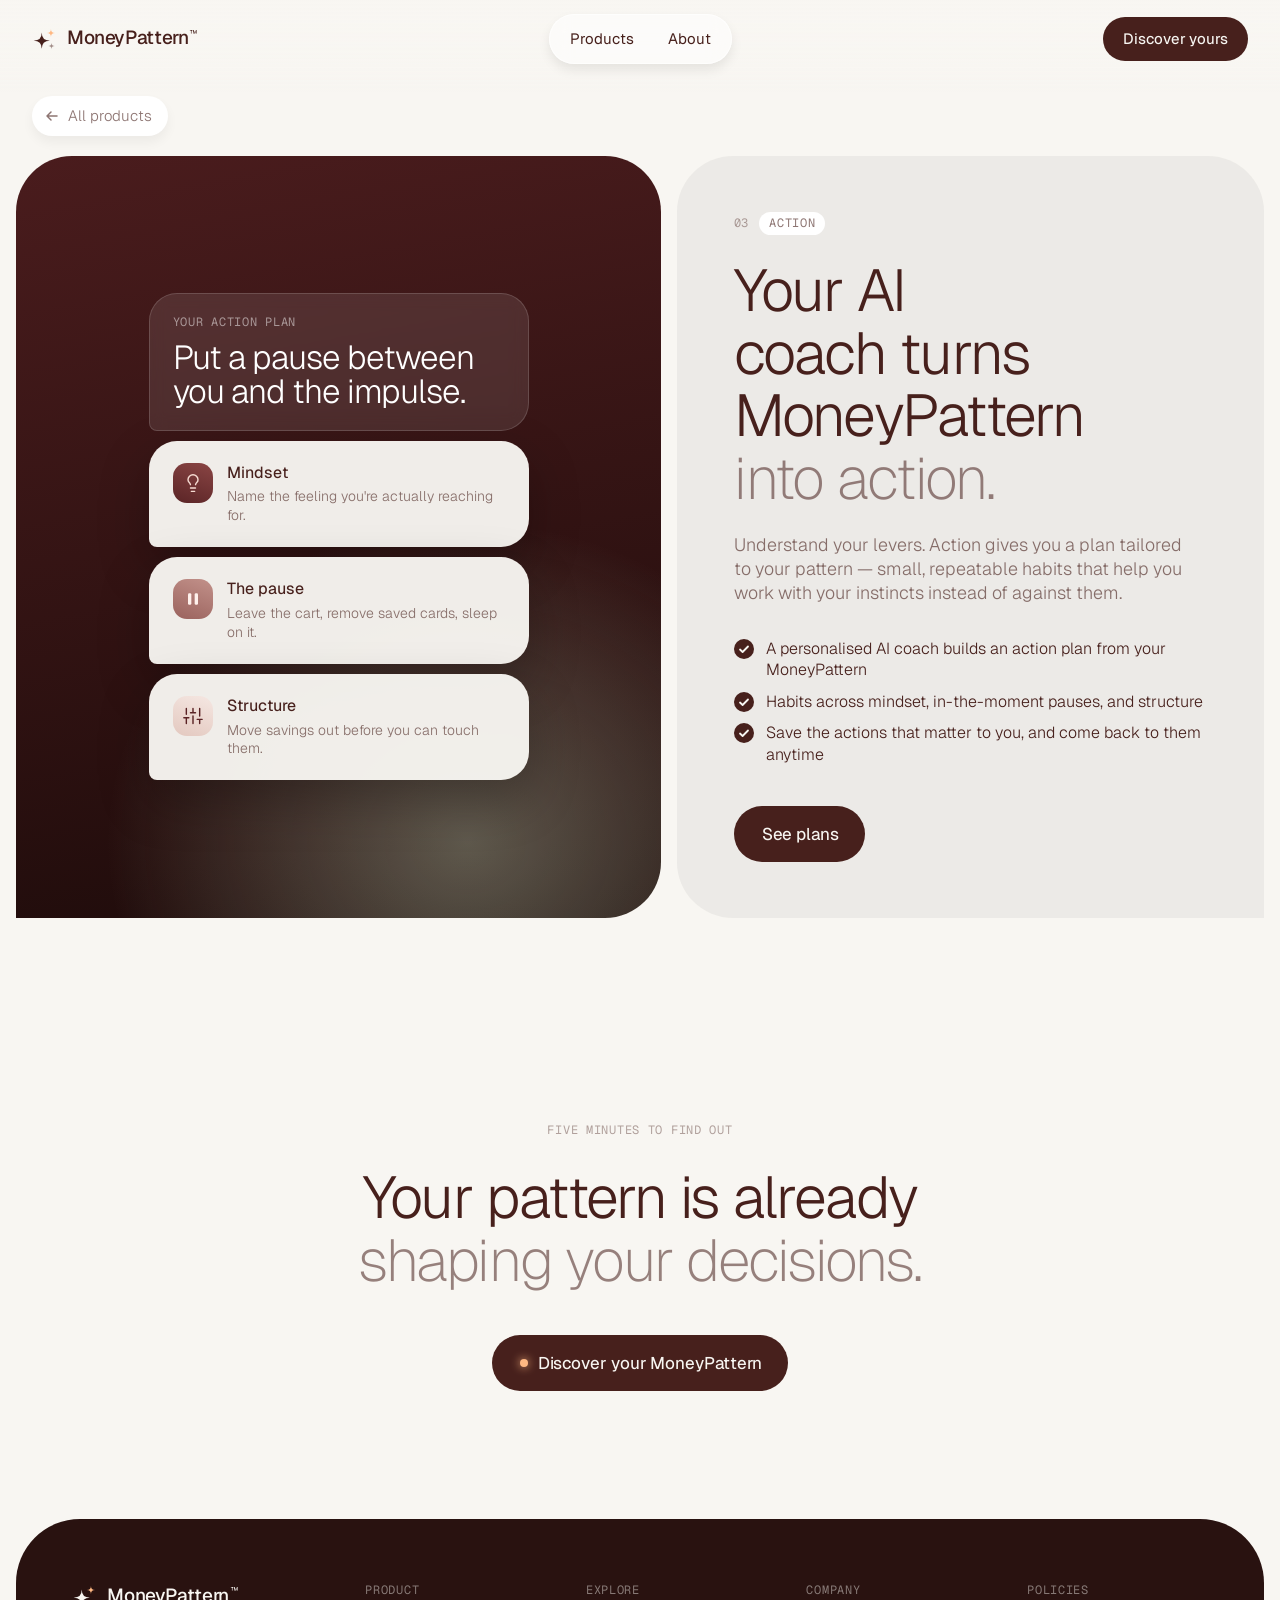
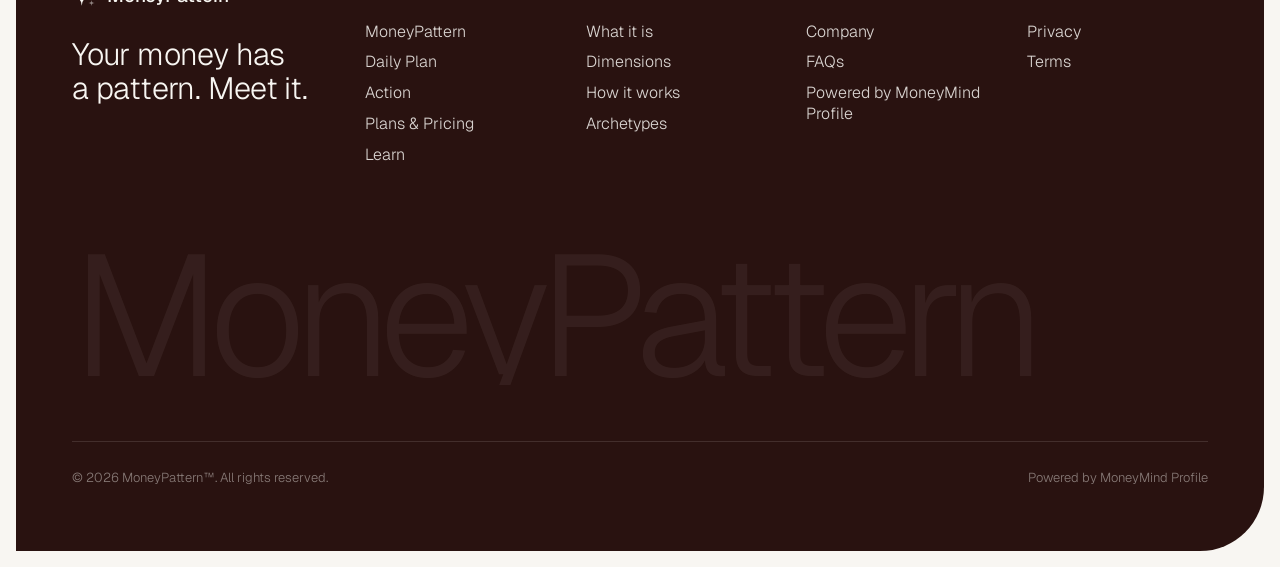
<file: product-action.html>
<!DOCTYPE html>
<html lang="en">
<head>
<meta charset="UTF-8">
<meta name="viewport" content="width=device-width, initial-scale=1.0, viewport-fit=cover">
<title>Action — MoneyPattern</title>
<meta name="description" content="Turn insights into habits that stick with your AI money coach.">
<link rel="icon" type="image/svg+xml" href="favicon.svg">
<link rel="preconnect" href="https://fonts.googleapis.com">
<link rel="preconnect" href="https://fonts.gstatic.com" crossorigin>
<link href="https://fonts.googleapis.com/css2?family=Geist:wght@200..700&family=Geist+Mono:wght@400;500&display=swap" rel="stylesheet">
<link rel="stylesheet" href="assets/site.css?v=15">
</head>
<body>

<!-- NAV -->
<header class="nav" id="nav" data-tone="light">
  <a href="index.html" class="brand" aria-label="MoneyPattern home">
    <svg viewBox="0 0 48 48" fill="none" aria-hidden="true">
      <path d="M18 12 Q18 27 33 27 Q18 27 18 42 Q18 27 3 27 Q18 27 18 12 Z" fill="currentColor"/>
      <path d="M35 5.5 Q35 13 42.5 13 Q35 13 35 20.5 Q35 13 27.5 13 Q35 13 35 5.5 Z" fill="#ffb883"/>
      <path d="M36 31 Q36 37 42 37 Q36 37 36 43 Q36 37 30 37 Q36 37 36 31 Z" fill="currentColor" opacity=".5"/>
    </svg>
    <span>MoneyPattern<sup>™</sup></span>
  </a>
  <nav class="pill" aria-label="Primary">
    <button data-banner="pm" aria-expanded="false" aria-controls="pm" aria-haspopup="dialog">Products</button>
    <button data-banner="am" aria-expanded="false" aria-controls="am" aria-haspopup="dialog">About</button>
  </nav>
  <div class="nav-right">
    <a href="https://au.moneymindprofile.com/user_link/9Ris7koRd7ylxxGPboxem3oO9dlMR3xMRy0M0xySKK8/new_profile" class="btn btn-sm" target="_blank" rel="noopener noreferrer">Discover yours</a>
  </div>
</header>
<a href="https://au.moneymindprofile.com/user_link/9Ris7koRd7ylxxGPboxem3oO9dlMR3xMRy0M0xySKK8/new_profile" class="btn m-cta" target="_blank" rel="noopener noreferrer"><span class="led"></span>Discover your MoneyPattern</a>

<!-- PRODUCT BANNER -->
<div class="pm" id="pm" role="dialog" aria-modal="true" aria-label="Products" aria-hidden="true">
  <button class="pm-close" data-close aria-label="Close products">
    <svg viewBox="0 0 24 24" fill="none" stroke="currentColor" stroke-width="1.6" stroke-linecap="round"><path d="M6 6l12 12M18 6 6 18"/></svg>
  </button>
  <div class="pm-inner">
    <div class="pm-grid pair">
      <a class="pm-card" href="product-moneypattern.html">
        <span class="pm-asset t1"><svg viewBox="0 0 24 24" fill="currentColor"><path d="M10 4.5Q10 13 18.5 13Q10 13 10 21.5Q10 13 1.5 13Q10 13 10 4.5Z"/><path d="M18 1.5Q18 5 21.5 5Q18 5 18 8.5Q18 5 14.5 5Q18 5 18 1.5Z" opacity=".55"/></svg></span>
        <span class="pm-txt"><b>MoneyPattern</b><small>Your financial horoscope in 5 minutes</small></span>
        <span class="pm-go" aria-hidden="true"><svg viewBox="0 0 16 16" fill="none" stroke="currentColor" stroke-width="1.5" stroke-linecap="round" stroke-linejoin="round"><path d="M3 8h10M9 4l4 4-4 4"/></svg></span>
      </a>
      <a class="pm-card" href="product-daily-plan.html">
        <span class="pm-asset t2"><svg viewBox="0 0 24 24" fill="none" stroke="currentColor" stroke-width="1.5" stroke-linecap="round" stroke-linejoin="round"><rect x="3.5" y="5" width="17" height="15.5" rx="3"/><path d="M3.5 10h17M8 3v4M16 3v4"/><path d="m9 15 2 2 4-4"/></svg></span>
        <span class="pm-txt"><b>Daily Plan</b><small>A small, daily practice tailored to your own MoneyPattern and life goals.</small></span>
        <span class="pm-go" aria-hidden="true"><svg viewBox="0 0 16 16" fill="none" stroke="currentColor" stroke-width="1.5" stroke-linecap="round" stroke-linejoin="round"><path d="M3 8h10M9 4l4 4-4 4"/></svg></span>
      </a>
      <a class="pm-card" href="product-action.html">
        <span class="pm-asset t3"><svg viewBox="0 0 24 24" fill="none" stroke="currentColor" stroke-width="1.5" stroke-linecap="round" stroke-linejoin="round"><path d="M9 5H7a2 2 0 0 0-2 2v12a2 2 0 0 0 2 2h10a2 2 0 0 0 2-2V7a2 2 0 0 0-2-2h-2"/><rect x="9" y="3" width="6" height="4" rx="1"/><path d="m9 14 2 2 4-4"/></svg></span>
        <span class="pm-txt"><b>Action</b><small>Turn insights into habits that stick with your AI money coach.</small></span>
        <span class="pm-go" aria-hidden="true"><svg viewBox="0 0 16 16" fill="none" stroke="currentColor" stroke-width="1.5" stroke-linecap="round" stroke-linejoin="round"><path d="M3 8h10M9 4l4 4-4 4"/></svg></span>
      </a>
      <a class="pm-card" href="learn.html">
        <span class="pm-asset t5"><svg viewBox="0 0 24 24" fill="none" stroke="currentColor" stroke-width="1.5" stroke-linecap="round" stroke-linejoin="round"><path d="M2 9.5 12 5l10 4.5-10 4.5Z"/><path d="M6 11.5v4.5c0 1.5 2.7 3 6 3s6-1.5 6-3v-4.5M22 9.5v5"/></svg></span>
        <span class="pm-txt"><b>Learn</b><small>Unlock Your Wealth Codes — a six-module course</small></span>
        <span class="pm-go" aria-hidden="true"><svg viewBox="0 0 16 16" fill="none" stroke="currentColor" stroke-width="1.5" stroke-linecap="round" stroke-linejoin="round"><path d="M3 8h10M9 4l4 4-4 4"/></svg></span>
      </a>
      <a class="pm-card" href="product-pricing.html">
        <span class="pm-asset t4"><svg viewBox="0 0 24 24" fill="none" stroke="currentColor" stroke-width="1.5" stroke-linecap="round" stroke-linejoin="round"><path d="M3 12.5V4a1 1 0 0 1 1-1h8.5l8.3 8.3a1.5 1.5 0 0 1 0 2.1l-7.4 7.4a1.5 1.5 0 0 1-2.1 0Z"/><circle cx="8" cy="8" r="1.4"/></svg></span>
        <span class="pm-txt"><b>Plans &amp; Pricing</b><small>Find the plan that fits you</small></span>
        <span class="pm-go" aria-hidden="true"><svg viewBox="0 0 16 16" fill="none" stroke="currentColor" stroke-width="1.5" stroke-linecap="round" stroke-linejoin="round"><path d="M3 8h10M9 4l4 4-4 4"/></svg></span>
      </a>
    </div>
  </div>
</div>

<!-- ABOUT BANNER -->
<div class="pm pm-alt" id="am" role="dialog" aria-modal="true" aria-label="About" aria-hidden="true">
  <button class="pm-close" data-close aria-label="Close about">
    <svg viewBox="0 0 24 24" fill="none" stroke="currentColor" stroke-width="1.6" stroke-linecap="round"><path d="M6 6l12 12M18 6 6 18"/></svg>
  </button>
  <div class="pm-inner">
    <div class="pm-grid">
      <a class="pm-card" href="company.html">
        <span class="pm-asset u1"><svg viewBox="0 0 24 24" fill="none" stroke="currentColor" stroke-width="1.5" stroke-linecap="round" stroke-linejoin="round"><path d="M4 21V6.5L12 3l8 3.5V21"/><path d="M2.5 21h19M9 21v-5h6v5M8.5 9.5h.01M12 9.5h.01M15.5 9.5h.01M8.5 13h.01M12 13h.01M15.5 13h.01"/></svg></span>
        <span class="pm-txt"><b>Company</b><small>The story and science behind MoneyPattern</small></span>
        <span class="pm-go" aria-hidden="true"><svg viewBox="0 0 16 16" fill="none" stroke="currentColor" stroke-width="1.5" stroke-linecap="round" stroke-linejoin="round"><path d="M3 8h10M9 4l4 4-4 4"/></svg></span>
      </a>
      <a class="pm-card" href="#">
        <span class="pm-asset u2"><svg viewBox="0 0 24 24" fill="none" stroke="currentColor" stroke-width="1.5" stroke-linecap="round" stroke-linejoin="round"><rect x="9" y="2.5" width="6" height="11" rx="3"/><path d="M5.5 11a6.5 6.5 0 0 0 13 0M12 17.5V21M8.5 21h7"/></svg></span>
        <span class="pm-txt"><b>Podcast</b><small>Conversations on money, mindset and behaviour</small></span>
        <span class="pm-go" aria-hidden="true"><svg viewBox="0 0 16 16" fill="none" stroke="currentColor" stroke-width="1.5" stroke-linecap="round" stroke-linejoin="round"><path d="M3 8h10M9 4l4 4-4 4"/></svg></span>
      </a>
      <a class="pm-card" href="#">
        <span class="pm-asset u3"><svg viewBox="0 0 24 24" fill="none" stroke="currentColor" stroke-width="1.5" stroke-linecap="round" stroke-linejoin="round"><rect x="2.5" y="5" width="19" height="14" rx="3.5"/><path d="M10 9.2v5.6l4.8-2.8Z" fill="currentColor"/></svg></span>
        <span class="pm-txt"><b>Videos</b><small>Ideas and research on the psychology and tech of money</small></span>
        <span class="pm-go" aria-hidden="true"><svg viewBox="0 0 16 16" fill="none" stroke="currentColor" stroke-width="1.5" stroke-linecap="round" stroke-linejoin="round"><path d="M3 8h10M9 4l4 4-4 4"/></svg></span>
      </a>
      <a class="pm-card" href="#">
        <span class="pm-asset u4"><svg viewBox="0 0 24 24" fill="none" stroke="currentColor" stroke-width="1.5" stroke-linecap="round" stroke-linejoin="round"><path d="M4 5h13v13a2 2 0 0 0 2 2H6a2 2 0 0 1-2-2Z"/><path d="M17 9h3v9a2 2 0 0 1-4 0M8 9h5M8 13h5M8 17h3"/></svg></span>
        <span class="pm-txt"><b>Media</b><small>The latest from MoneyPattern</small></span>
        <span class="pm-go" aria-hidden="true"><svg viewBox="0 0 16 16" fill="none" stroke="currentColor" stroke-width="1.5" stroke-linecap="round" stroke-linejoin="round"><path d="M3 8h10M9 4l4 4-4 4"/></svg></span>
      </a>
    </div>
  </div>
</div>

<main class="p-single">

<div class="p-back"><button data-banner="pm" aria-controls="pm" aria-haspopup="dialog"><svg viewBox="0 0 16 16" fill="none" stroke="currentColor" stroke-width="1.5" stroke-linecap="round" stroke-linejoin="round"><path d="M13 8H3M7 4 3 8l4 4"/></svg>All products</button></div>

<section class="prod" id="action">
  <div class="prow">
    <div class="p-asset a3 rv">
      <div class="mock">
        <div class="mock-card dark">
          <div class="t-mono">Your action plan</div>
          <div class="mock-big" style="font-size:clamp(26px,2.6vw,34px)">Put a pause between you and the impulse.</div>
        </div>
        <div class="mock-card mock-step">
          <span class="ico ico-1"><svg viewBox="0 0 24 24" fill="none" stroke="currentColor" stroke-width="1.7" stroke-linecap="round" stroke-linejoin="round"><path d="M9 18h6M10 22h4M15.09 14c.18-.98.65-1.74 1.41-2.5A4.65 4.65 0 0 0 18 8 6 6 0 0 0 6 8c0 1 .23 2.23 1.5 3.5.76.76 1.23 1.52 1.41 2.5"/></svg></span>
          <div><h5>Mindset</h5><p>Name the feeling you're actually reaching for.</p></div>
        </div>
        <div class="mock-card mock-step">
          <span class="ico ico-2"><svg viewBox="0 0 24 24" fill="currentColor"><rect x="6" y="5" width="4" height="14" rx="1.6"/><rect x="14" y="5" width="4" height="14" rx="1.6"/></svg></span>
          <div><h5>The pause</h5><p>Leave the cart, remove saved cards, sleep on it.</p></div>
        </div>
        <div class="mock-card mock-step">
          <span class="ico ico-3"><svg viewBox="0 0 24 24" fill="none" stroke="currentColor" stroke-width="1.7" stroke-linecap="round"><path d="M4 21v-7M4 10V3M12 21v-9M12 8V3M20 21v-5M20 12V3M1 14h6M9 8h6M17 16h6"/></svg></span>
          <div><h5>Structure</h5><p>Move savings out before you can touch them.</p></div>
        </div>
      </div>
    </div>
    <div class="p-body rv" data-delay="100">
      <div class="t-mono">03 <i>Action</i></div>
      <h2 class="t-h2">Your AI coach turns MoneyPattern <em>into action.</em></h2>
      <p class="t-body">Understand your levers. Action gives you a plan tailored to your pattern — small, repeatable habits that help you work with your instincts instead of against them.</p>
      <ul class="p-list">
        <li>A personalised AI coach builds an action plan from your MoneyPattern</li>
        <li>Habits across mindset, in-the-moment pauses, and structure</li>
        <li>Save the actions that matter to you, and come back to them anytime</li>
      </ul>
      <a href="product-pricing.html" class="btn">See plans</a>
    </div>
  </div>
</section>

<!-- CTA -->
<section class="head" style="padding-bottom:clamp(96px,10vw,160px)">
  <span class="t-mono rv">Five minutes to find out</span>
  <h2 class="t-h2 rv">Your pattern is already <em>shaping your decisions.</em></h2>
  <a href="https://au.moneymindprofile.com/user_link/9Ris7koRd7ylxxGPboxem3oO9dlMR3xMRy0M0xySKK8/new_profile" class="btn rv" target="_blank" rel="noopener noreferrer"><span class="led"></span>Discover your MoneyPattern</a>
</section>

</main>

<!-- FOOTER -->
<footer class="foot">
  <div class="foot-in">
    <div class="foot-top">
      <div>
        <span class="brand">
          <svg viewBox="0 0 48 48" fill="none" aria-hidden="true">
            <path d="M18 12 Q18 27 33 27 Q18 27 18 42 Q18 27 3 27 Q18 27 18 12 Z" fill="currentColor"/>
            <path d="M35 5.5 Q35 13 42.5 13 Q35 13 35 20.5 Q35 13 27.5 13 Q35 13 35 5.5 Z" fill="#ffb883"/>
            <path d="M36 31 Q36 37 42 37 Q36 37 36 43 Q36 37 30 37 Q36 37 36 31 Z" fill="currentColor" opacity=".5"/>
          </svg>
          <span>MoneyPattern<sup>™</sup></span>
        </span>
        <p class="foot-tag">Your money has a pattern. Meet it.</p>
      </div>
      <div class="foot-col">
        <h6>Product</h6>
        <a href="product-moneypattern.html">MoneyPattern</a>
        <a href="product-daily-plan.html">Daily Plan</a>
        <a href="product-action.html">Action</a>
        <a href="product-pricing.html">Plans &amp; Pricing</a>
        <a href="learn.html">Learn</a>
      </div>
      <div class="foot-col">
        <h6>Explore</h6>
        <a href="index.html#what">What it is</a>
        <a href="index.html#dimensions">Dimensions</a>
        <a href="index.html#how">How it works</a>
        <a href="index.html#archetypes">Archetypes</a>
      </div>
      <div class="foot-col">
        <h6>Company</h6>
        <a href="company.html">Company</a>
        <a href="index.html#faq">FAQs</a>
        <span>Powered by MoneyMind Profile</span>
      </div>
      <div class="foot-col">
        <h6>Policies</h6>
        <a href="Privacy-Policy.html">Privacy</a>
        <a href="Terms-of-Use.html">Terms</a>
      </div>
    </div>
    <div class="foot-word" aria-hidden="true">MoneyPattern</div>
    <div class="foot-bot">
      <span>© <span id="yr">2026</span> MoneyPattern™. All rights reserved.</span>
      <span>Powered by MoneyMind Profile</span>
    </div>
  </div>
</footer>

<script src="assets/site.js?v=15"></script>
</body>
</html>
</file>
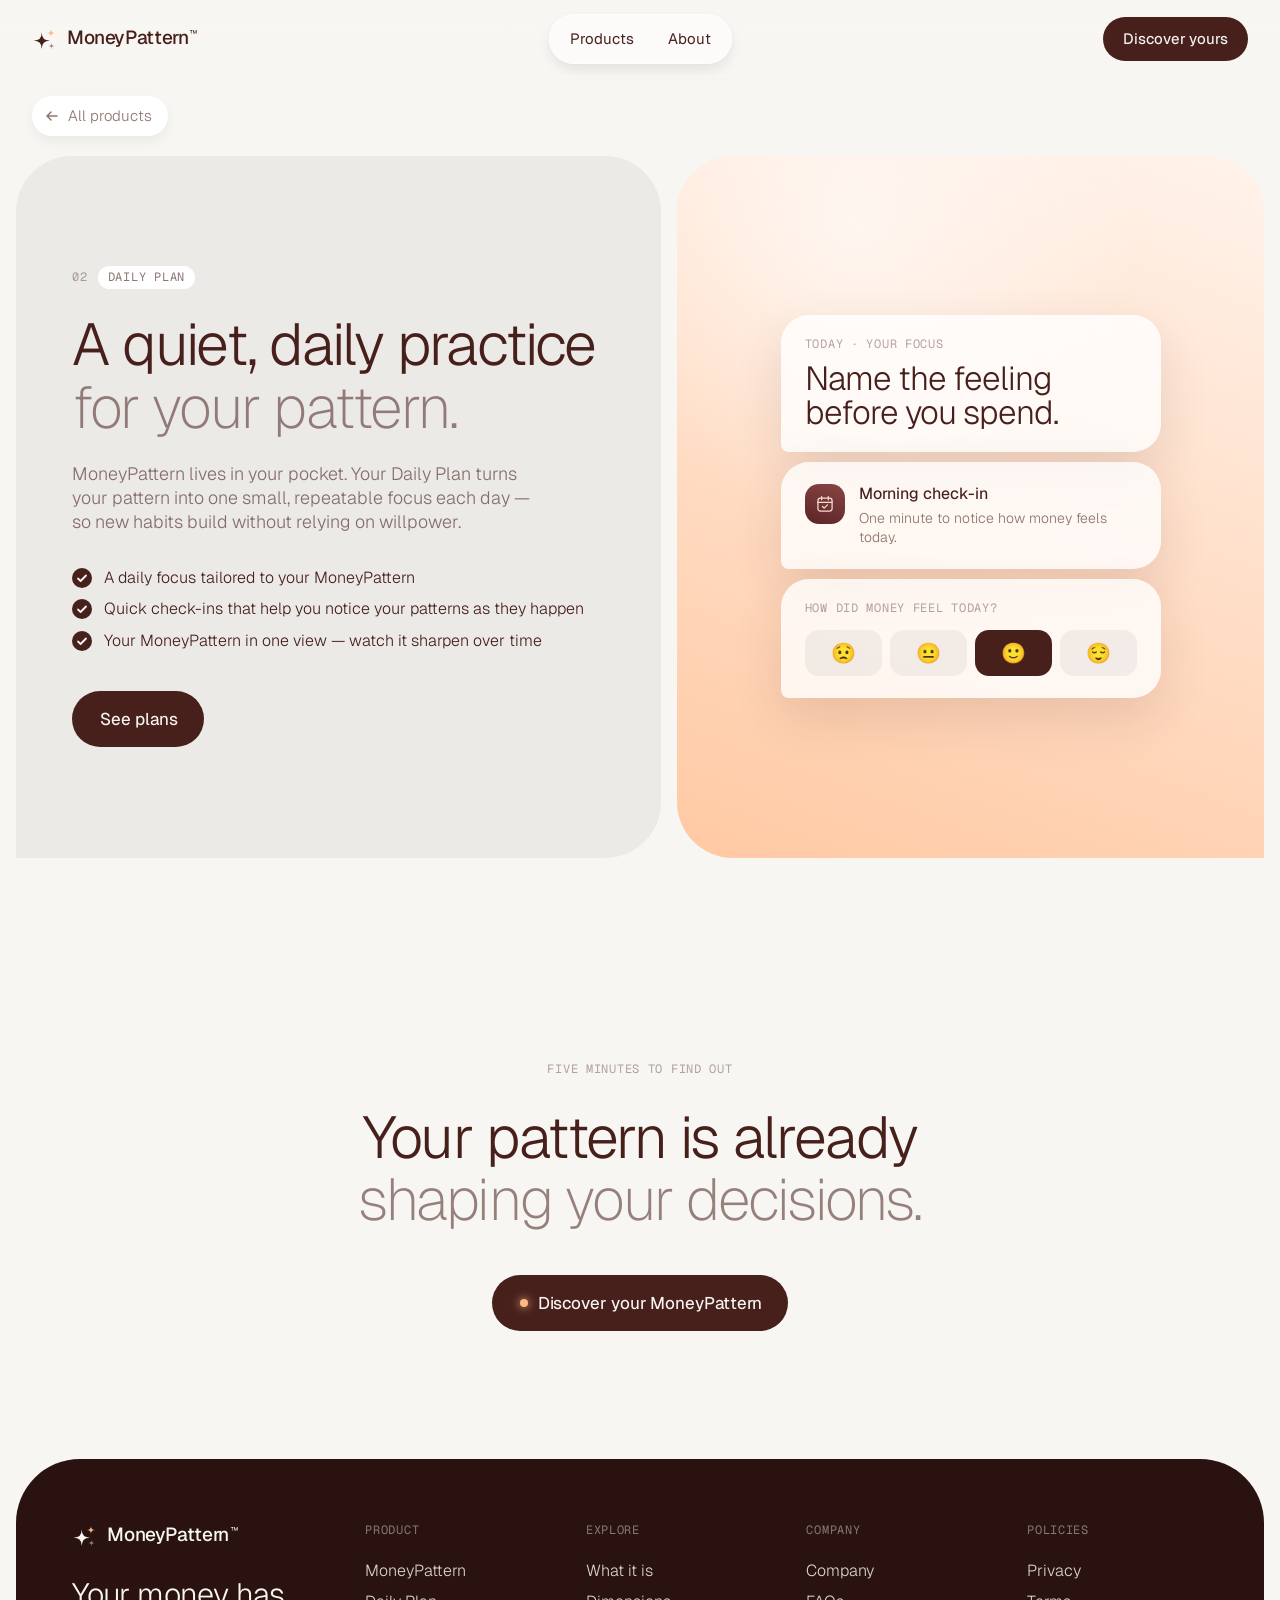
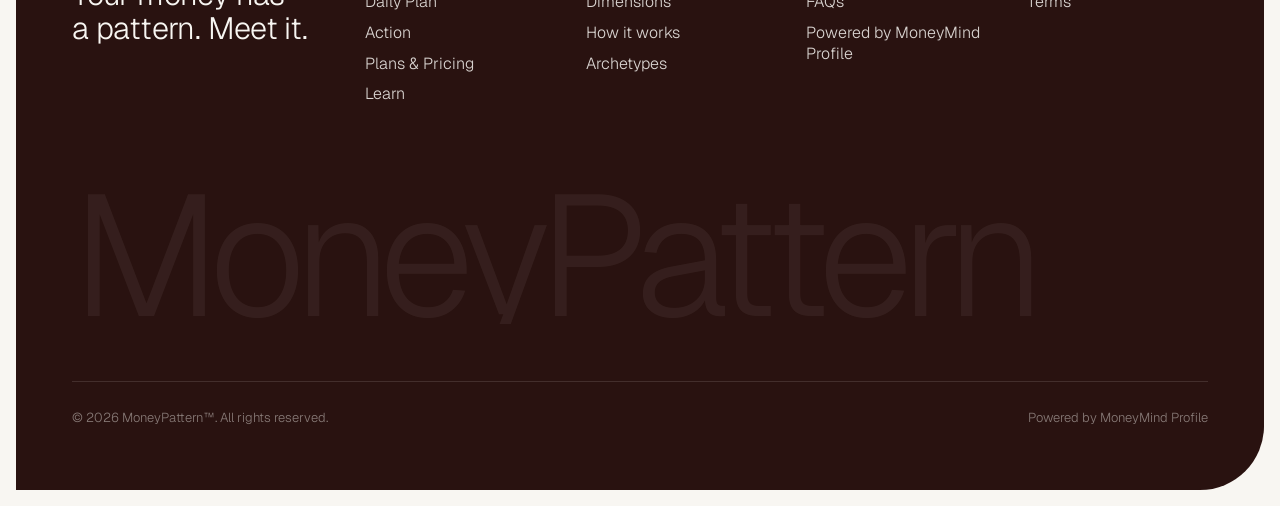
<file: product-daily-plan.html>
<!DOCTYPE html>
<html lang="en">
<head>
<meta charset="UTF-8">
<meta name="viewport" content="width=device-width, initial-scale=1.0, viewport-fit=cover">
<title>Daily Plan — MoneyPattern</title>
<meta name="description" content="A small, daily practice tailored to your own MoneyPattern and life goals.">
<link rel="icon" type="image/svg+xml" href="favicon.svg">
<link rel="preconnect" href="https://fonts.googleapis.com">
<link rel="preconnect" href="https://fonts.gstatic.com" crossorigin>
<link href="https://fonts.googleapis.com/css2?family=Geist:wght@200..700&family=Geist+Mono:wght@400;500&display=swap" rel="stylesheet">
<link rel="stylesheet" href="assets/site.css?v=15">
</head>
<body>

<!-- NAV -->
<header class="nav" id="nav" data-tone="light">
  <a href="index.html" class="brand" aria-label="MoneyPattern home">
    <svg viewBox="0 0 48 48" fill="none" aria-hidden="true">
      <path d="M18 12 Q18 27 33 27 Q18 27 18 42 Q18 27 3 27 Q18 27 18 12 Z" fill="currentColor"/>
      <path d="M35 5.5 Q35 13 42.5 13 Q35 13 35 20.5 Q35 13 27.5 13 Q35 13 35 5.5 Z" fill="#ffb883"/>
      <path d="M36 31 Q36 37 42 37 Q36 37 36 43 Q36 37 30 37 Q36 37 36 31 Z" fill="currentColor" opacity=".5"/>
    </svg>
    <span>MoneyPattern<sup>™</sup></span>
  </a>
  <nav class="pill" aria-label="Primary">
    <button data-banner="pm" aria-expanded="false" aria-controls="pm" aria-haspopup="dialog">Products</button>
    <button data-banner="am" aria-expanded="false" aria-controls="am" aria-haspopup="dialog">About</button>
  </nav>
  <div class="nav-right">
    <a href="https://au.moneymindprofile.com/user_link/9Ris7koRd7ylxxGPboxem3oO9dlMR3xMRy0M0xySKK8/new_profile" class="btn btn-sm" target="_blank" rel="noopener noreferrer">Discover yours</a>
  </div>
</header>
<a href="https://au.moneymindprofile.com/user_link/9Ris7koRd7ylxxGPboxem3oO9dlMR3xMRy0M0xySKK8/new_profile" class="btn m-cta" target="_blank" rel="noopener noreferrer"><span class="led"></span>Discover your MoneyPattern</a>

<!-- PRODUCT BANNER -->
<div class="pm" id="pm" role="dialog" aria-modal="true" aria-label="Products" aria-hidden="true">
  <button class="pm-close" data-close aria-label="Close products">
    <svg viewBox="0 0 24 24" fill="none" stroke="currentColor" stroke-width="1.6" stroke-linecap="round"><path d="M6 6l12 12M18 6 6 18"/></svg>
  </button>
  <div class="pm-inner">
    <div class="pm-grid pair">
      <a class="pm-card" href="product-moneypattern.html">
        <span class="pm-asset t1"><svg viewBox="0 0 24 24" fill="currentColor"><path d="M10 4.5Q10 13 18.5 13Q10 13 10 21.5Q10 13 1.5 13Q10 13 10 4.5Z"/><path d="M18 1.5Q18 5 21.5 5Q18 5 18 8.5Q18 5 14.5 5Q18 5 18 1.5Z" opacity=".55"/></svg></span>
        <span class="pm-txt"><b>MoneyPattern</b><small>Your financial horoscope in 5 minutes</small></span>
        <span class="pm-go" aria-hidden="true"><svg viewBox="0 0 16 16" fill="none" stroke="currentColor" stroke-width="1.5" stroke-linecap="round" stroke-linejoin="round"><path d="M3 8h10M9 4l4 4-4 4"/></svg></span>
      </a>
      <a class="pm-card" href="product-daily-plan.html">
        <span class="pm-asset t2"><svg viewBox="0 0 24 24" fill="none" stroke="currentColor" stroke-width="1.5" stroke-linecap="round" stroke-linejoin="round"><rect x="3.5" y="5" width="17" height="15.5" rx="3"/><path d="M3.5 10h17M8 3v4M16 3v4"/><path d="m9 15 2 2 4-4"/></svg></span>
        <span class="pm-txt"><b>Daily Plan</b><small>A small, daily practice tailored to your own MoneyPattern and life goals.</small></span>
        <span class="pm-go" aria-hidden="true"><svg viewBox="0 0 16 16" fill="none" stroke="currentColor" stroke-width="1.5" stroke-linecap="round" stroke-linejoin="round"><path d="M3 8h10M9 4l4 4-4 4"/></svg></span>
      </a>
      <a class="pm-card" href="product-action.html">
        <span class="pm-asset t3"><svg viewBox="0 0 24 24" fill="none" stroke="currentColor" stroke-width="1.5" stroke-linecap="round" stroke-linejoin="round"><path d="M9 5H7a2 2 0 0 0-2 2v12a2 2 0 0 0 2 2h10a2 2 0 0 0 2-2V7a2 2 0 0 0-2-2h-2"/><rect x="9" y="3" width="6" height="4" rx="1"/><path d="m9 14 2 2 4-4"/></svg></span>
        <span class="pm-txt"><b>Action</b><small>Turn insights into habits that stick with your AI money coach.</small></span>
        <span class="pm-go" aria-hidden="true"><svg viewBox="0 0 16 16" fill="none" stroke="currentColor" stroke-width="1.5" stroke-linecap="round" stroke-linejoin="round"><path d="M3 8h10M9 4l4 4-4 4"/></svg></span>
      </a>
      <a class="pm-card" href="learn.html">
        <span class="pm-asset t5"><svg viewBox="0 0 24 24" fill="none" stroke="currentColor" stroke-width="1.5" stroke-linecap="round" stroke-linejoin="round"><path d="M2 9.5 12 5l10 4.5-10 4.5Z"/><path d="M6 11.5v4.5c0 1.5 2.7 3 6 3s6-1.5 6-3v-4.5M22 9.5v5"/></svg></span>
        <span class="pm-txt"><b>Learn</b><small>Unlock Your Wealth Codes — a six-module course</small></span>
        <span class="pm-go" aria-hidden="true"><svg viewBox="0 0 16 16" fill="none" stroke="currentColor" stroke-width="1.5" stroke-linecap="round" stroke-linejoin="round"><path d="M3 8h10M9 4l4 4-4 4"/></svg></span>
      </a>
      <a class="pm-card" href="product-pricing.html">
        <span class="pm-asset t4"><svg viewBox="0 0 24 24" fill="none" stroke="currentColor" stroke-width="1.5" stroke-linecap="round" stroke-linejoin="round"><path d="M3 12.5V4a1 1 0 0 1 1-1h8.5l8.3 8.3a1.5 1.5 0 0 1 0 2.1l-7.4 7.4a1.5 1.5 0 0 1-2.1 0Z"/><circle cx="8" cy="8" r="1.4"/></svg></span>
        <span class="pm-txt"><b>Plans &amp; Pricing</b><small>Find the plan that fits you</small></span>
        <span class="pm-go" aria-hidden="true"><svg viewBox="0 0 16 16" fill="none" stroke="currentColor" stroke-width="1.5" stroke-linecap="round" stroke-linejoin="round"><path d="M3 8h10M9 4l4 4-4 4"/></svg></span>
      </a>
    </div>
  </div>
</div>

<!-- ABOUT BANNER -->
<div class="pm pm-alt" id="am" role="dialog" aria-modal="true" aria-label="About" aria-hidden="true">
  <button class="pm-close" data-close aria-label="Close about">
    <svg viewBox="0 0 24 24" fill="none" stroke="currentColor" stroke-width="1.6" stroke-linecap="round"><path d="M6 6l12 12M18 6 6 18"/></svg>
  </button>
  <div class="pm-inner">
    <div class="pm-grid">
      <a class="pm-card" href="company.html">
        <span class="pm-asset u1"><svg viewBox="0 0 24 24" fill="none" stroke="currentColor" stroke-width="1.5" stroke-linecap="round" stroke-linejoin="round"><path d="M4 21V6.5L12 3l8 3.5V21"/><path d="M2.5 21h19M9 21v-5h6v5M8.5 9.5h.01M12 9.5h.01M15.5 9.5h.01M8.5 13h.01M12 13h.01M15.5 13h.01"/></svg></span>
        <span class="pm-txt"><b>Company</b><small>The story and science behind MoneyPattern</small></span>
        <span class="pm-go" aria-hidden="true"><svg viewBox="0 0 16 16" fill="none" stroke="currentColor" stroke-width="1.5" stroke-linecap="round" stroke-linejoin="round"><path d="M3 8h10M9 4l4 4-4 4"/></svg></span>
      </a>
      <a class="pm-card" href="#">
        <span class="pm-asset u2"><svg viewBox="0 0 24 24" fill="none" stroke="currentColor" stroke-width="1.5" stroke-linecap="round" stroke-linejoin="round"><rect x="9" y="2.5" width="6" height="11" rx="3"/><path d="M5.5 11a6.5 6.5 0 0 0 13 0M12 17.5V21M8.5 21h7"/></svg></span>
        <span class="pm-txt"><b>Podcast</b><small>Conversations on money, mindset and behaviour</small></span>
        <span class="pm-go" aria-hidden="true"><svg viewBox="0 0 16 16" fill="none" stroke="currentColor" stroke-width="1.5" stroke-linecap="round" stroke-linejoin="round"><path d="M3 8h10M9 4l4 4-4 4"/></svg></span>
      </a>
      <a class="pm-card" href="#">
        <span class="pm-asset u3"><svg viewBox="0 0 24 24" fill="none" stroke="currentColor" stroke-width="1.5" stroke-linecap="round" stroke-linejoin="round"><rect x="2.5" y="5" width="19" height="14" rx="3.5"/><path d="M10 9.2v5.6l4.8-2.8Z" fill="currentColor"/></svg></span>
        <span class="pm-txt"><b>Videos</b><small>Ideas and research on the psychology and tech of money</small></span>
        <span class="pm-go" aria-hidden="true"><svg viewBox="0 0 16 16" fill="none" stroke="currentColor" stroke-width="1.5" stroke-linecap="round" stroke-linejoin="round"><path d="M3 8h10M9 4l4 4-4 4"/></svg></span>
      </a>
      <a class="pm-card" href="#">
        <span class="pm-asset u4"><svg viewBox="0 0 24 24" fill="none" stroke="currentColor" stroke-width="1.5" stroke-linecap="round" stroke-linejoin="round"><path d="M4 5h13v13a2 2 0 0 0 2 2H6a2 2 0 0 1-2-2Z"/><path d="M17 9h3v9a2 2 0 0 1-4 0M8 9h5M8 13h5M8 17h3"/></svg></span>
        <span class="pm-txt"><b>Media</b><small>The latest from MoneyPattern</small></span>
        <span class="pm-go" aria-hidden="true"><svg viewBox="0 0 16 16" fill="none" stroke="currentColor" stroke-width="1.5" stroke-linecap="round" stroke-linejoin="round"><path d="M3 8h10M9 4l4 4-4 4"/></svg></span>
      </a>
    </div>
  </div>
</div>

<main class="p-single">

<div class="p-back"><button data-banner="pm" aria-controls="pm" aria-haspopup="dialog"><svg viewBox="0 0 16 16" fill="none" stroke="currentColor" stroke-width="1.5" stroke-linecap="round" stroke-linejoin="round"><path d="M13 8H3M7 4 3 8l4 4"/></svg>All products</button></div>

<section class="prod" id="daily-plan">
  <div class="prow flip">
    <div class="p-asset a2 rv">
      <div class="mock">
        <div class="mock-card light">
          <div class="t-mono">Today · Your focus</div>
          <div class="mock-big" style="font-size:clamp(26px,2.6vw,34px)">Name the feeling before you spend.</div>
        </div>
        <div class="mock-card light mock-step">
          <span class="ico ico-1"><svg viewBox="0 0 24 24" fill="none" stroke="currentColor" stroke-width="1.5" stroke-linecap="round" stroke-linejoin="round"><rect x="3.5" y="5" width="17" height="15.5" rx="3"/><path d="M3.5 10h17M8 3v4M16 3v4"/><path d="m9 15 2 2 4-4"/></svg></span>
          <div><h5>Morning check-in</h5><p>One minute to notice how money feels today.</p></div>
        </div>
        <div class="mock-card light">
          <div class="t-mono" style="margin-bottom:0">How did money feel today?</div>
          <div class="mock-check"><span>😟</span><span>😐</span><span class="on">🙂</span><span>😌</span></div>
        </div>
      </div>
    </div>
    <div class="p-body rv" data-delay="100">
      <div class="t-mono">02 <i>Daily Plan</i></div>
      <h2 class="t-h2">A quiet, daily practice <em>for your pattern.</em></h2>
      <p class="t-body">MoneyPattern lives in your pocket. Your Daily Plan turns your pattern into one small, repeatable focus each day — so new habits build without relying on willpower.</p>
      <ul class="p-list">
        <li>A daily focus tailored to your MoneyPattern</li>
        <li>Quick check-ins that help you notice your patterns as they happen</li>
        <li>Your MoneyPattern in one view — watch it sharpen over time</li>
      </ul>
      <a href="product-pricing.html" class="btn">See plans</a>
    </div>
  </div>
</section>

<!-- CTA -->
<section class="head" style="padding-bottom:clamp(96px,10vw,160px)">
  <span class="t-mono rv">Five minutes to find out</span>
  <h2 class="t-h2 rv">Your pattern is already <em>shaping your decisions.</em></h2>
  <a href="https://au.moneymindprofile.com/user_link/9Ris7koRd7ylxxGPboxem3oO9dlMR3xMRy0M0xySKK8/new_profile" class="btn rv" target="_blank" rel="noopener noreferrer"><span class="led"></span>Discover your MoneyPattern</a>
</section>

</main>

<!-- FOOTER -->
<footer class="foot">
  <div class="foot-in">
    <div class="foot-top">
      <div>
        <span class="brand">
          <svg viewBox="0 0 48 48" fill="none" aria-hidden="true">
            <path d="M18 12 Q18 27 33 27 Q18 27 18 42 Q18 27 3 27 Q18 27 18 12 Z" fill="currentColor"/>
            <path d="M35 5.5 Q35 13 42.5 13 Q35 13 35 20.5 Q35 13 27.5 13 Q35 13 35 5.5 Z" fill="#ffb883"/>
            <path d="M36 31 Q36 37 42 37 Q36 37 36 43 Q36 37 30 37 Q36 37 36 31 Z" fill="currentColor" opacity=".5"/>
          </svg>
          <span>MoneyPattern<sup>™</sup></span>
        </span>
        <p class="foot-tag">Your money has a pattern. Meet it.</p>
      </div>
      <div class="foot-col">
        <h6>Product</h6>
        <a href="product-moneypattern.html">MoneyPattern</a>
        <a href="product-daily-plan.html">Daily Plan</a>
        <a href="product-action.html">Action</a>
        <a href="product-pricing.html">Plans &amp; Pricing</a>
        <a href="learn.html">Learn</a>
      </div>
      <div class="foot-col">
        <h6>Explore</h6>
        <a href="index.html#what">What it is</a>
        <a href="index.html#dimensions">Dimensions</a>
        <a href="index.html#how">How it works</a>
        <a href="index.html#archetypes">Archetypes</a>
      </div>
      <div class="foot-col">
        <h6>Company</h6>
        <a href="company.html">Company</a>
        <a href="index.html#faq">FAQs</a>
        <span>Powered by MoneyMind Profile</span>
      </div>
      <div class="foot-col">
        <h6>Policies</h6>
        <a href="Privacy-Policy.html">Privacy</a>
        <a href="Terms-of-Use.html">Terms</a>
      </div>
    </div>
    <div class="foot-word" aria-hidden="true">MoneyPattern</div>
    <div class="foot-bot">
      <span>© <span id="yr">2026</span> MoneyPattern™. All rights reserved.</span>
      <span>Powered by MoneyMind Profile</span>
    </div>
  </div>
</footer>

<script src="assets/site.js?v=15"></script>
</body>
</html>
</file>
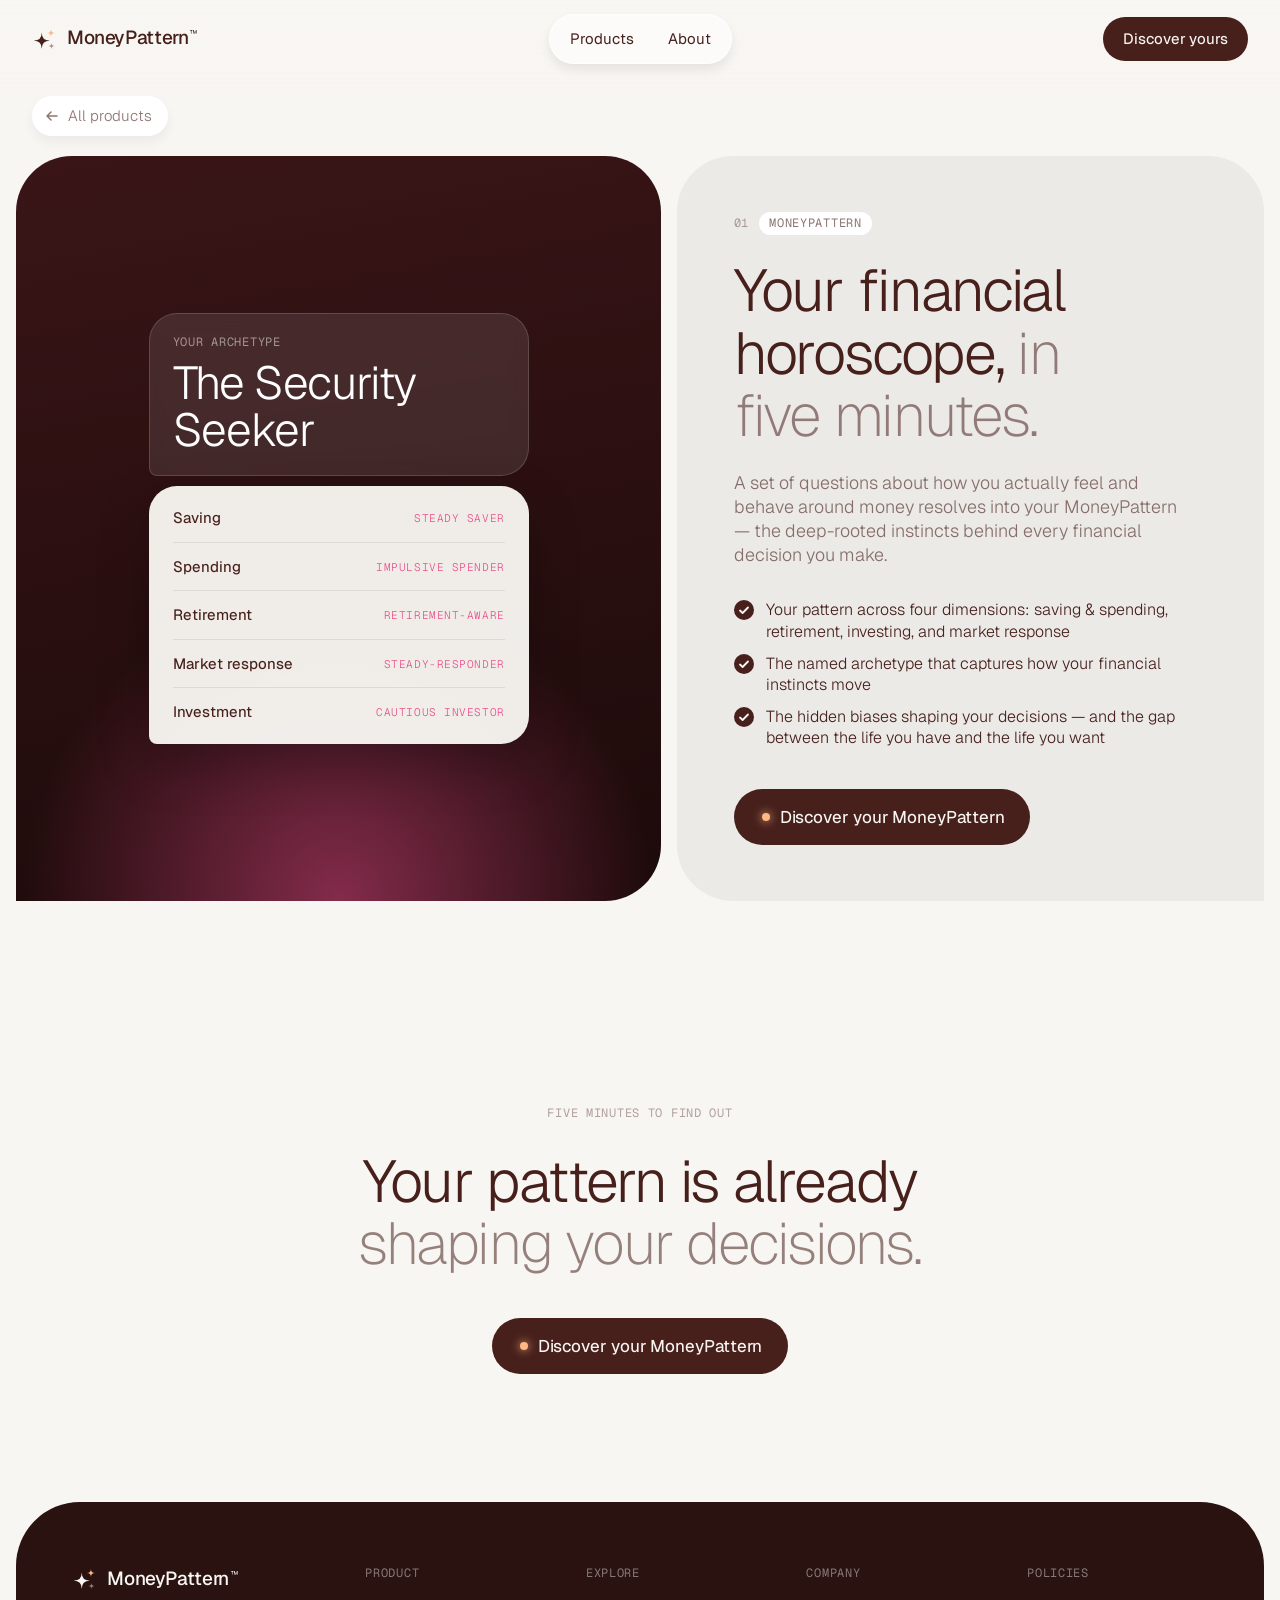
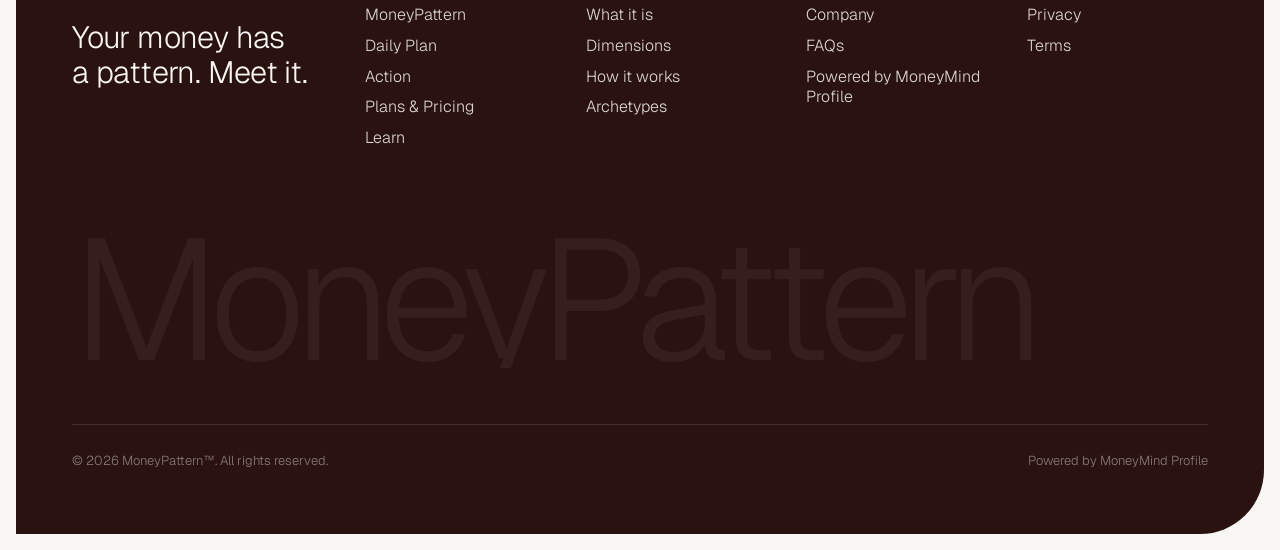
<file: product-moneypattern.html>
<!DOCTYPE html>
<html lang="en">
<head>
<meta charset="UTF-8">
<meta name="viewport" content="width=device-width, initial-scale=1.0, viewport-fit=cover">
<title>MoneyPattern — MoneyPattern</title>
<meta name="description" content="Discover your MoneyPattern — the deep-rooted instincts behind every financial decision you make, in five minutes.">
<link rel="icon" type="image/svg+xml" href="favicon.svg">
<link rel="preconnect" href="https://fonts.googleapis.com">
<link rel="preconnect" href="https://fonts.gstatic.com" crossorigin>
<link href="https://fonts.googleapis.com/css2?family=Geist:wght@200..700&family=Geist+Mono:wght@400;500&display=swap" rel="stylesheet">
<link rel="stylesheet" href="assets/site.css?v=15">
</head>
<body>

<!-- NAV -->
<header class="nav" id="nav" data-tone="light">
  <a href="index.html" class="brand" aria-label="MoneyPattern home">
    <svg viewBox="0 0 48 48" fill="none" aria-hidden="true">
      <path d="M18 12 Q18 27 33 27 Q18 27 18 42 Q18 27 3 27 Q18 27 18 12 Z" fill="currentColor"/>
      <path d="M35 5.5 Q35 13 42.5 13 Q35 13 35 20.5 Q35 13 27.5 13 Q35 13 35 5.5 Z" fill="#ffb883"/>
      <path d="M36 31 Q36 37 42 37 Q36 37 36 43 Q36 37 30 37 Q36 37 36 31 Z" fill="currentColor" opacity=".5"/>
    </svg>
    <span>MoneyPattern<sup>™</sup></span>
  </a>
  <nav class="pill" aria-label="Primary">
    <button data-banner="pm" aria-expanded="false" aria-controls="pm" aria-haspopup="dialog">Products</button>
    <button data-banner="am" aria-expanded="false" aria-controls="am" aria-haspopup="dialog">About</button>
  </nav>
  <div class="nav-right">
    <a href="https://au.moneymindprofile.com/user_link/9Ris7koRd7ylxxGPboxem3oO9dlMR3xMRy0M0xySKK8/new_profile" class="btn btn-sm" target="_blank" rel="noopener noreferrer">Discover yours</a>
  </div>
</header>
<a href="https://au.moneymindprofile.com/user_link/9Ris7koRd7ylxxGPboxem3oO9dlMR3xMRy0M0xySKK8/new_profile" class="btn m-cta" target="_blank" rel="noopener noreferrer"><span class="led"></span>Discover your MoneyPattern</a>

<!-- PRODUCT BANNER -->
<div class="pm" id="pm" role="dialog" aria-modal="true" aria-label="Products" aria-hidden="true">
  <button class="pm-close" data-close aria-label="Close products">
    <svg viewBox="0 0 24 24" fill="none" stroke="currentColor" stroke-width="1.6" stroke-linecap="round"><path d="M6 6l12 12M18 6 6 18"/></svg>
  </button>
  <div class="pm-inner">
    <div class="pm-grid pair">
      <a class="pm-card" href="product-moneypattern.html">
        <span class="pm-asset t1"><svg viewBox="0 0 24 24" fill="currentColor"><path d="M10 4.5Q10 13 18.5 13Q10 13 10 21.5Q10 13 1.5 13Q10 13 10 4.5Z"/><path d="M18 1.5Q18 5 21.5 5Q18 5 18 8.5Q18 5 14.5 5Q18 5 18 1.5Z" opacity=".55"/></svg></span>
        <span class="pm-txt"><b>MoneyPattern</b><small>Your financial horoscope in 5 minutes</small></span>
        <span class="pm-go" aria-hidden="true"><svg viewBox="0 0 16 16" fill="none" stroke="currentColor" stroke-width="1.5" stroke-linecap="round" stroke-linejoin="round"><path d="M3 8h10M9 4l4 4-4 4"/></svg></span>
      </a>
      <a class="pm-card" href="product-daily-plan.html">
        <span class="pm-asset t2"><svg viewBox="0 0 24 24" fill="none" stroke="currentColor" stroke-width="1.5" stroke-linecap="round" stroke-linejoin="round"><rect x="3.5" y="5" width="17" height="15.5" rx="3"/><path d="M3.5 10h17M8 3v4M16 3v4"/><path d="m9 15 2 2 4-4"/></svg></span>
        <span class="pm-txt"><b>Daily Plan</b><small>A small, daily practice tailored to your own MoneyPattern and life goals.</small></span>
        <span class="pm-go" aria-hidden="true"><svg viewBox="0 0 16 16" fill="none" stroke="currentColor" stroke-width="1.5" stroke-linecap="round" stroke-linejoin="round"><path d="M3 8h10M9 4l4 4-4 4"/></svg></span>
      </a>
      <a class="pm-card" href="product-action.html">
        <span class="pm-asset t3"><svg viewBox="0 0 24 24" fill="none" stroke="currentColor" stroke-width="1.5" stroke-linecap="round" stroke-linejoin="round"><path d="M9 5H7a2 2 0 0 0-2 2v12a2 2 0 0 0 2 2h10a2 2 0 0 0 2-2V7a2 2 0 0 0-2-2h-2"/><rect x="9" y="3" width="6" height="4" rx="1"/><path d="m9 14 2 2 4-4"/></svg></span>
        <span class="pm-txt"><b>Action</b><small>Turn insights into habits that stick with your AI money coach.</small></span>
        <span class="pm-go" aria-hidden="true"><svg viewBox="0 0 16 16" fill="none" stroke="currentColor" stroke-width="1.5" stroke-linecap="round" stroke-linejoin="round"><path d="M3 8h10M9 4l4 4-4 4"/></svg></span>
      </a>
      <a class="pm-card" href="learn.html">
        <span class="pm-asset t5"><svg viewBox="0 0 24 24" fill="none" stroke="currentColor" stroke-width="1.5" stroke-linecap="round" stroke-linejoin="round"><path d="M2 9.5 12 5l10 4.5-10 4.5Z"/><path d="M6 11.5v4.5c0 1.5 2.7 3 6 3s6-1.5 6-3v-4.5M22 9.5v5"/></svg></span>
        <span class="pm-txt"><b>Learn</b><small>Unlock Your Wealth Codes — a six-module course</small></span>
        <span class="pm-go" aria-hidden="true"><svg viewBox="0 0 16 16" fill="none" stroke="currentColor" stroke-width="1.5" stroke-linecap="round" stroke-linejoin="round"><path d="M3 8h10M9 4l4 4-4 4"/></svg></span>
      </a>
      <a class="pm-card" href="product-pricing.html">
        <span class="pm-asset t4"><svg viewBox="0 0 24 24" fill="none" stroke="currentColor" stroke-width="1.5" stroke-linecap="round" stroke-linejoin="round"><path d="M3 12.5V4a1 1 0 0 1 1-1h8.5l8.3 8.3a1.5 1.5 0 0 1 0 2.1l-7.4 7.4a1.5 1.5 0 0 1-2.1 0Z"/><circle cx="8" cy="8" r="1.4"/></svg></span>
        <span class="pm-txt"><b>Plans &amp; Pricing</b><small>Find the plan that fits you</small></span>
        <span class="pm-go" aria-hidden="true"><svg viewBox="0 0 16 16" fill="none" stroke="currentColor" stroke-width="1.5" stroke-linecap="round" stroke-linejoin="round"><path d="M3 8h10M9 4l4 4-4 4"/></svg></span>
      </a>
    </div>
  </div>
</div>

<!-- ABOUT BANNER -->
<div class="pm pm-alt" id="am" role="dialog" aria-modal="true" aria-label="About" aria-hidden="true">
  <button class="pm-close" data-close aria-label="Close about">
    <svg viewBox="0 0 24 24" fill="none" stroke="currentColor" stroke-width="1.6" stroke-linecap="round"><path d="M6 6l12 12M18 6 6 18"/></svg>
  </button>
  <div class="pm-inner">
    <div class="pm-grid">
      <a class="pm-card" href="company.html">
        <span class="pm-asset u1"><svg viewBox="0 0 24 24" fill="none" stroke="currentColor" stroke-width="1.5" stroke-linecap="round" stroke-linejoin="round"><path d="M4 21V6.5L12 3l8 3.5V21"/><path d="M2.5 21h19M9 21v-5h6v5M8.5 9.5h.01M12 9.5h.01M15.5 9.5h.01M8.5 13h.01M12 13h.01M15.5 13h.01"/></svg></span>
        <span class="pm-txt"><b>Company</b><small>The story and science behind MoneyPattern</small></span>
        <span class="pm-go" aria-hidden="true"><svg viewBox="0 0 16 16" fill="none" stroke="currentColor" stroke-width="1.5" stroke-linecap="round" stroke-linejoin="round"><path d="M3 8h10M9 4l4 4-4 4"/></svg></span>
      </a>
      <a class="pm-card" href="#">
        <span class="pm-asset u2"><svg viewBox="0 0 24 24" fill="none" stroke="currentColor" stroke-width="1.5" stroke-linecap="round" stroke-linejoin="round"><rect x="9" y="2.5" width="6" height="11" rx="3"/><path d="M5.5 11a6.5 6.5 0 0 0 13 0M12 17.5V21M8.5 21h7"/></svg></span>
        <span class="pm-txt"><b>Podcast</b><small>Conversations on money, mindset and behaviour</small></span>
        <span class="pm-go" aria-hidden="true"><svg viewBox="0 0 16 16" fill="none" stroke="currentColor" stroke-width="1.5" stroke-linecap="round" stroke-linejoin="round"><path d="M3 8h10M9 4l4 4-4 4"/></svg></span>
      </a>
      <a class="pm-card" href="#">
        <span class="pm-asset u3"><svg viewBox="0 0 24 24" fill="none" stroke="currentColor" stroke-width="1.5" stroke-linecap="round" stroke-linejoin="round"><rect x="2.5" y="5" width="19" height="14" rx="3.5"/><path d="M10 9.2v5.6l4.8-2.8Z" fill="currentColor"/></svg></span>
        <span class="pm-txt"><b>Videos</b><small>Ideas and research on the psychology and tech of money</small></span>
        <span class="pm-go" aria-hidden="true"><svg viewBox="0 0 16 16" fill="none" stroke="currentColor" stroke-width="1.5" stroke-linecap="round" stroke-linejoin="round"><path d="M3 8h10M9 4l4 4-4 4"/></svg></span>
      </a>
      <a class="pm-card" href="#">
        <span class="pm-asset u4"><svg viewBox="0 0 24 24" fill="none" stroke="currentColor" stroke-width="1.5" stroke-linecap="round" stroke-linejoin="round"><path d="M4 5h13v13a2 2 0 0 0 2 2H6a2 2 0 0 1-2-2Z"/><path d="M17 9h3v9a2 2 0 0 1-4 0M8 9h5M8 13h5M8 17h3"/></svg></span>
        <span class="pm-txt"><b>Media</b><small>The latest from MoneyPattern</small></span>
        <span class="pm-go" aria-hidden="true"><svg viewBox="0 0 16 16" fill="none" stroke="currentColor" stroke-width="1.5" stroke-linecap="round" stroke-linejoin="round"><path d="M3 8h10M9 4l4 4-4 4"/></svg></span>
      </a>
    </div>
  </div>
</div>

<main class="p-single">

<div class="p-back"><button data-banner="pm" aria-controls="pm" aria-haspopup="dialog"><svg viewBox="0 0 16 16" fill="none" stroke="currentColor" stroke-width="1.5" stroke-linecap="round" stroke-linejoin="round"><path d="M13 8H3M7 4 3 8l4 4"/></svg>All products</button></div>

<section class="prod" id="moneypattern">
  <div class="prow">
    <div class="p-asset a1 rv">
      <div class="mock">
        <div class="mock-card dark">
          <div class="t-mono">Your archetype</div>
          <div class="mock-big">The Security Seeker</div>
        </div>
        <div class="mock-card">
          <div class="mock-row" style="border-top:0;padding-top:0"><b>Saving</b><span>Steady saver</span></div>
          <div class="mock-row"><b>Spending</b><span>Impulsive spender</span></div>
          <div class="mock-row"><b>Retirement</b><span>Retirement-aware</span></div>
          <div class="mock-row"><b>Market response</b><span>Steady-responder</span></div>
          <div class="mock-row" style="padding-bottom:0"><b>Investment</b><span>Cautious investor</span></div>
        </div>
      </div>
    </div>
    <div class="p-body rv" data-delay="100">
      <div class="t-mono">01 <i>MoneyPattern</i></div>
      <h2 class="t-h2">Your financial horoscope, <em>in five minutes.</em></h2>
      <p class="t-body">A set of questions about how you actually feel and behave around money resolves into your MoneyPattern — the deep-rooted instincts behind every financial decision you make.</p>
      <ul class="p-list">
        <li>Your pattern across four dimensions: saving &amp; spending, retirement, investing, and market response</li>
        <li>The named archetype that captures how your financial instincts move</li>
        <li>The hidden biases shaping your decisions — and the gap between the life you have and the life you want</li>
      </ul>
      <a href="https://au.moneymindprofile.com/user_link/9Ris7koRd7ylxxGPboxem3oO9dlMR3xMRy0M0xySKK8/new_profile" class="btn" target="_blank" rel="noopener noreferrer"><span class="led"></span>Discover your MoneyPattern</a>
    </div>
  </div>
</section>

<!-- CTA -->
<section class="head" style="padding-bottom:clamp(96px,10vw,160px)">
  <span class="t-mono rv">Five minutes to find out</span>
  <h2 class="t-h2 rv">Your pattern is already <em>shaping your decisions.</em></h2>
  <a href="https://au.moneymindprofile.com/user_link/9Ris7koRd7ylxxGPboxem3oO9dlMR3xMRy0M0xySKK8/new_profile" class="btn rv" target="_blank" rel="noopener noreferrer"><span class="led"></span>Discover your MoneyPattern</a>
</section>

</main>

<!-- FOOTER -->
<footer class="foot">
  <div class="foot-in">
    <div class="foot-top">
      <div>
        <span class="brand">
          <svg viewBox="0 0 48 48" fill="none" aria-hidden="true">
            <path d="M18 12 Q18 27 33 27 Q18 27 18 42 Q18 27 3 27 Q18 27 18 12 Z" fill="currentColor"/>
            <path d="M35 5.5 Q35 13 42.5 13 Q35 13 35 20.5 Q35 13 27.5 13 Q35 13 35 5.5 Z" fill="#ffb883"/>
            <path d="M36 31 Q36 37 42 37 Q36 37 36 43 Q36 37 30 37 Q36 37 36 31 Z" fill="currentColor" opacity=".5"/>
          </svg>
          <span>MoneyPattern<sup>™</sup></span>
        </span>
        <p class="foot-tag">Your money has a pattern. Meet it.</p>
      </div>
      <div class="foot-col">
        <h6>Product</h6>
        <a href="product-moneypattern.html">MoneyPattern</a>
        <a href="product-daily-plan.html">Daily Plan</a>
        <a href="product-action.html">Action</a>
        <a href="product-pricing.html">Plans &amp; Pricing</a>
        <a href="learn.html">Learn</a>
      </div>
      <div class="foot-col">
        <h6>Explore</h6>
        <a href="index.html#what">What it is</a>
        <a href="index.html#dimensions">Dimensions</a>
        <a href="index.html#how">How it works</a>
        <a href="index.html#archetypes">Archetypes</a>
      </div>
      <div class="foot-col">
        <h6>Company</h6>
        <a href="company.html">Company</a>
        <a href="index.html#faq">FAQs</a>
        <span>Powered by MoneyMind Profile</span>
      </div>
      <div class="foot-col">
        <h6>Policies</h6>
        <a href="Privacy-Policy.html">Privacy</a>
        <a href="Terms-of-Use.html">Terms</a>
      </div>
    </div>
    <div class="foot-word" aria-hidden="true">MoneyPattern</div>
    <div class="foot-bot">
      <span>© <span id="yr">2026</span> MoneyPattern™. All rights reserved.</span>
      <span>Powered by MoneyMind Profile</span>
    </div>
  </div>
</footer>

<script src="assets/site.js?v=15"></script>
</body>
</html>
</file>
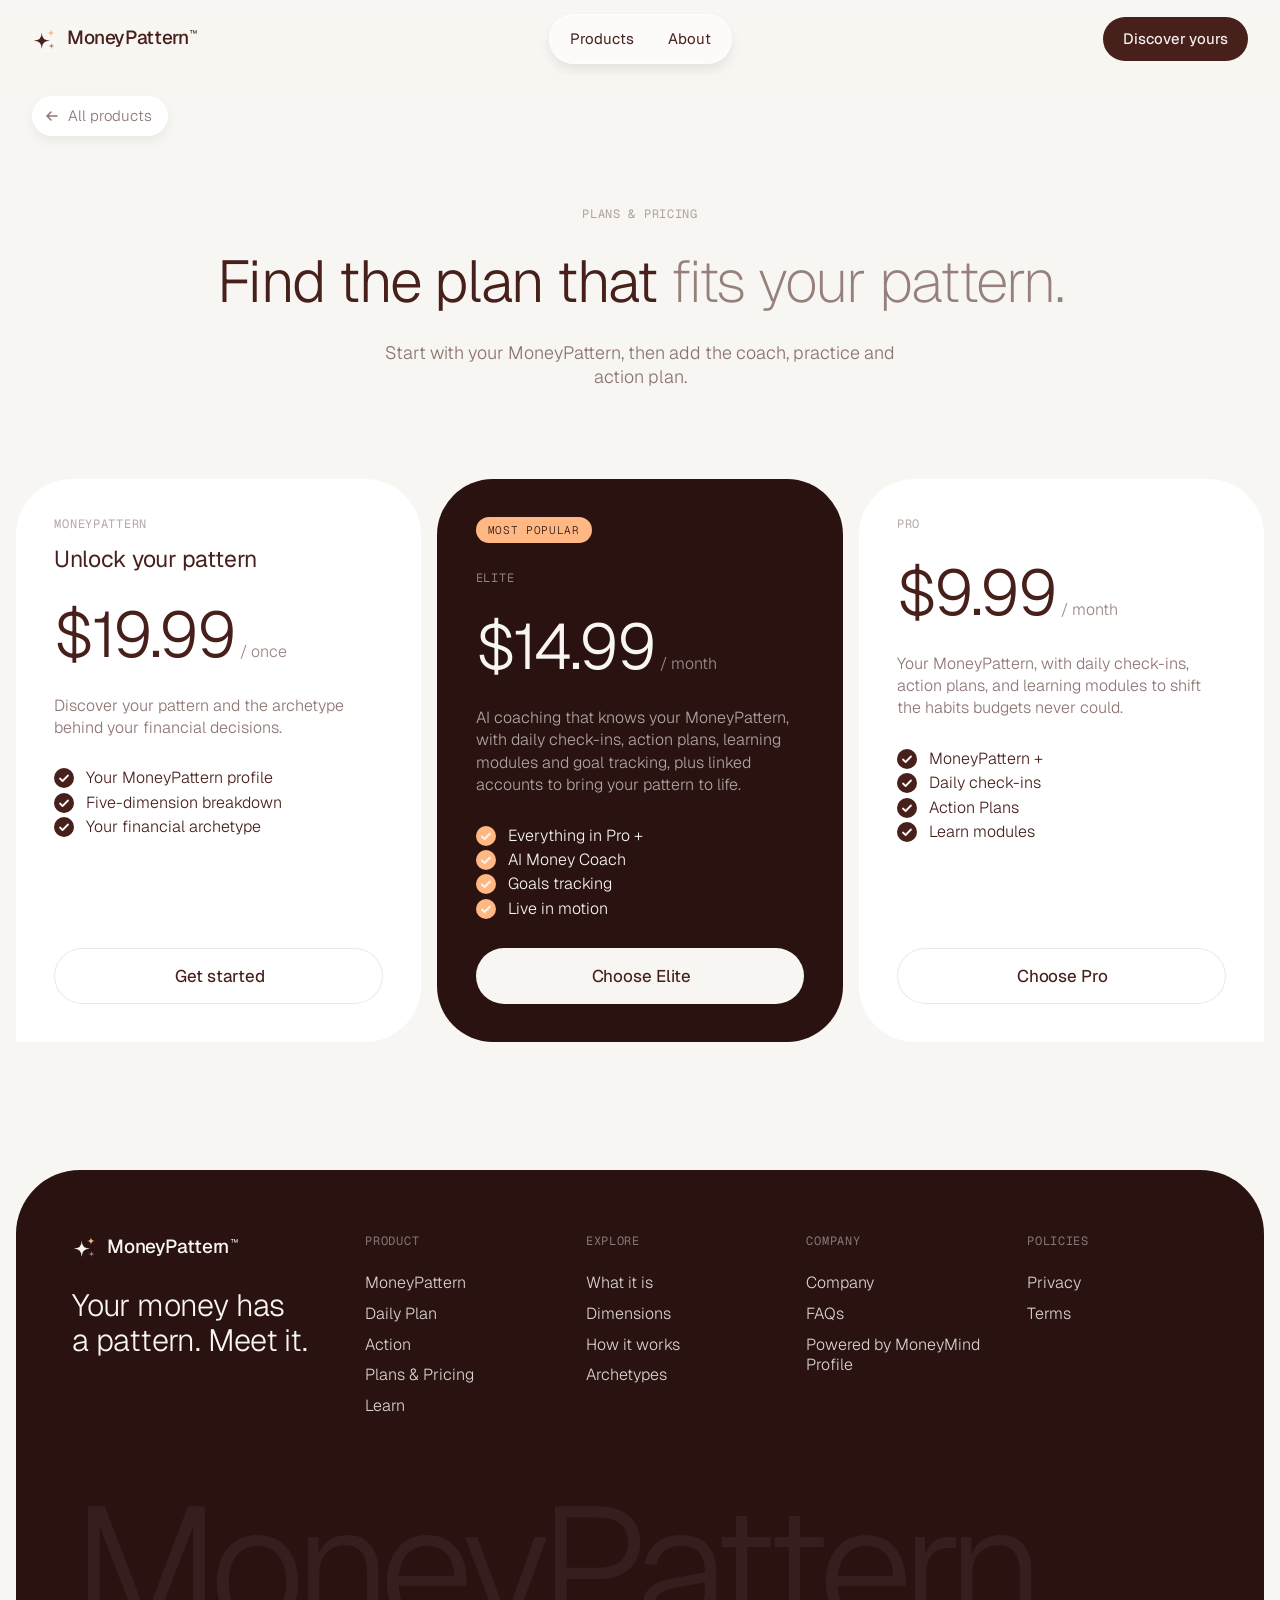
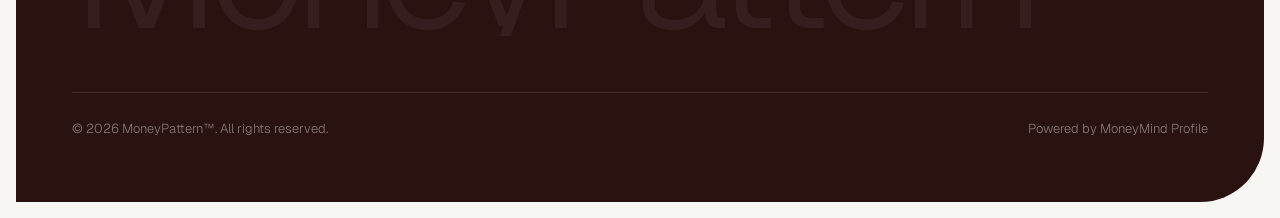
<file: product-pricing.html>
<!DOCTYPE html>
<html lang="en">
<head>
<meta charset="UTF-8">
<meta name="viewport" content="width=device-width, initial-scale=1.0, viewport-fit=cover">
<title>Plans &amp; Pricing — MoneyPattern</title>
<meta name="description" content="Find the MoneyPattern plan that fits you.">
<link rel="icon" type="image/svg+xml" href="favicon.svg">
<link rel="preconnect" href="https://fonts.googleapis.com">
<link rel="preconnect" href="https://fonts.gstatic.com" crossorigin>
<link href="https://fonts.googleapis.com/css2?family=Geist:wght@200..700&family=Geist+Mono:wght@400;500&display=swap" rel="stylesheet">
<link rel="stylesheet" href="assets/site.css?v=15">
</head>
<body>

<!-- NAV -->
<header class="nav" id="nav" data-tone="light">
  <a href="index.html" class="brand" aria-label="MoneyPattern home">
    <svg viewBox="0 0 48 48" fill="none" aria-hidden="true">
      <path d="M18 12 Q18 27 33 27 Q18 27 18 42 Q18 27 3 27 Q18 27 18 12 Z" fill="currentColor"/>
      <path d="M35 5.5 Q35 13 42.5 13 Q35 13 35 20.5 Q35 13 27.5 13 Q35 13 35 5.5 Z" fill="#ffb883"/>
      <path d="M36 31 Q36 37 42 37 Q36 37 36 43 Q36 37 30 37 Q36 37 36 31 Z" fill="currentColor" opacity=".5"/>
    </svg>
    <span>MoneyPattern<sup>™</sup></span>
  </a>
  <nav class="pill" aria-label="Primary">
    <button data-banner="pm" aria-expanded="false" aria-controls="pm" aria-haspopup="dialog">Products</button>
    <button data-banner="am" aria-expanded="false" aria-controls="am" aria-haspopup="dialog">About</button>
  </nav>
  <div class="nav-right">
    <a href="https://au.moneymindprofile.com/user_link/9Ris7koRd7ylxxGPboxem3oO9dlMR3xMRy0M0xySKK8/new_profile" class="btn btn-sm" target="_blank" rel="noopener noreferrer">Discover yours</a>
  </div>
</header>
<a href="https://au.moneymindprofile.com/user_link/9Ris7koRd7ylxxGPboxem3oO9dlMR3xMRy0M0xySKK8/new_profile" class="btn m-cta" target="_blank" rel="noopener noreferrer"><span class="led"></span>Discover your MoneyPattern</a>

<!-- PRODUCT BANNER -->
<div class="pm" id="pm" role="dialog" aria-modal="true" aria-label="Products" aria-hidden="true">
  <button class="pm-close" data-close aria-label="Close products">
    <svg viewBox="0 0 24 24" fill="none" stroke="currentColor" stroke-width="1.6" stroke-linecap="round"><path d="M6 6l12 12M18 6 6 18"/></svg>
  </button>
  <div class="pm-inner">
    <div class="pm-grid pair">
      <a class="pm-card" href="product-moneypattern.html">
        <span class="pm-asset t1"><svg viewBox="0 0 24 24" fill="currentColor"><path d="M10 4.5Q10 13 18.5 13Q10 13 10 21.5Q10 13 1.5 13Q10 13 10 4.5Z"/><path d="M18 1.5Q18 5 21.5 5Q18 5 18 8.5Q18 5 14.5 5Q18 5 18 1.5Z" opacity=".55"/></svg></span>
        <span class="pm-txt"><b>MoneyPattern</b><small>Your financial horoscope in 5 minutes</small></span>
        <span class="pm-go" aria-hidden="true"><svg viewBox="0 0 16 16" fill="none" stroke="currentColor" stroke-width="1.5" stroke-linecap="round" stroke-linejoin="round"><path d="M3 8h10M9 4l4 4-4 4"/></svg></span>
      </a>
      <a class="pm-card" href="product-daily-plan.html">
        <span class="pm-asset t2"><svg viewBox="0 0 24 24" fill="none" stroke="currentColor" stroke-width="1.5" stroke-linecap="round" stroke-linejoin="round"><rect x="3.5" y="5" width="17" height="15.5" rx="3"/><path d="M3.5 10h17M8 3v4M16 3v4"/><path d="m9 15 2 2 4-4"/></svg></span>
        <span class="pm-txt"><b>Daily Plan</b><small>A small, daily practice tailored to your own MoneyPattern and life goals.</small></span>
        <span class="pm-go" aria-hidden="true"><svg viewBox="0 0 16 16" fill="none" stroke="currentColor" stroke-width="1.5" stroke-linecap="round" stroke-linejoin="round"><path d="M3 8h10M9 4l4 4-4 4"/></svg></span>
      </a>
      <a class="pm-card" href="product-action.html">
        <span class="pm-asset t3"><svg viewBox="0 0 24 24" fill="none" stroke="currentColor" stroke-width="1.5" stroke-linecap="round" stroke-linejoin="round"><path d="M9 5H7a2 2 0 0 0-2 2v12a2 2 0 0 0 2 2h10a2 2 0 0 0 2-2V7a2 2 0 0 0-2-2h-2"/><rect x="9" y="3" width="6" height="4" rx="1"/><path d="m9 14 2 2 4-4"/></svg></span>
        <span class="pm-txt"><b>Action</b><small>Turn insights into habits that stick with your AI money coach.</small></span>
        <span class="pm-go" aria-hidden="true"><svg viewBox="0 0 16 16" fill="none" stroke="currentColor" stroke-width="1.5" stroke-linecap="round" stroke-linejoin="round"><path d="M3 8h10M9 4l4 4-4 4"/></svg></span>
      </a>
      <a class="pm-card" href="learn.html">
        <span class="pm-asset t5"><svg viewBox="0 0 24 24" fill="none" stroke="currentColor" stroke-width="1.5" stroke-linecap="round" stroke-linejoin="round"><path d="M2 9.5 12 5l10 4.5-10 4.5Z"/><path d="M6 11.5v4.5c0 1.5 2.7 3 6 3s6-1.5 6-3v-4.5M22 9.5v5"/></svg></span>
        <span class="pm-txt"><b>Learn</b><small>Unlock Your Wealth Codes — a six-module course</small></span>
        <span class="pm-go" aria-hidden="true"><svg viewBox="0 0 16 16" fill="none" stroke="currentColor" stroke-width="1.5" stroke-linecap="round" stroke-linejoin="round"><path d="M3 8h10M9 4l4 4-4 4"/></svg></span>
      </a>
      <a class="pm-card" href="product-pricing.html">
        <span class="pm-asset t4"><svg viewBox="0 0 24 24" fill="none" stroke="currentColor" stroke-width="1.5" stroke-linecap="round" stroke-linejoin="round"><path d="M3 12.5V4a1 1 0 0 1 1-1h8.5l8.3 8.3a1.5 1.5 0 0 1 0 2.1l-7.4 7.4a1.5 1.5 0 0 1-2.1 0Z"/><circle cx="8" cy="8" r="1.4"/></svg></span>
        <span class="pm-txt"><b>Plans &amp; Pricing</b><small>Find the plan that fits you</small></span>
        <span class="pm-go" aria-hidden="true"><svg viewBox="0 0 16 16" fill="none" stroke="currentColor" stroke-width="1.5" stroke-linecap="round" stroke-linejoin="round"><path d="M3 8h10M9 4l4 4-4 4"/></svg></span>
      </a>
    </div>
  </div>
</div>

<!-- ABOUT BANNER -->
<div class="pm pm-alt" id="am" role="dialog" aria-modal="true" aria-label="About" aria-hidden="true">
  <button class="pm-close" data-close aria-label="Close about">
    <svg viewBox="0 0 24 24" fill="none" stroke="currentColor" stroke-width="1.6" stroke-linecap="round"><path d="M6 6l12 12M18 6 6 18"/></svg>
  </button>
  <div class="pm-inner">
    <div class="pm-grid">
      <a class="pm-card" href="company.html">
        <span class="pm-asset u1"><svg viewBox="0 0 24 24" fill="none" stroke="currentColor" stroke-width="1.5" stroke-linecap="round" stroke-linejoin="round"><path d="M4 21V6.5L12 3l8 3.5V21"/><path d="M2.5 21h19M9 21v-5h6v5M8.5 9.5h.01M12 9.5h.01M15.5 9.5h.01M8.5 13h.01M12 13h.01M15.5 13h.01"/></svg></span>
        <span class="pm-txt"><b>Company</b><small>The story and science behind MoneyPattern</small></span>
        <span class="pm-go" aria-hidden="true"><svg viewBox="0 0 16 16" fill="none" stroke="currentColor" stroke-width="1.5" stroke-linecap="round" stroke-linejoin="round"><path d="M3 8h10M9 4l4 4-4 4"/></svg></span>
      </a>
      <a class="pm-card" href="#">
        <span class="pm-asset u2"><svg viewBox="0 0 24 24" fill="none" stroke="currentColor" stroke-width="1.5" stroke-linecap="round" stroke-linejoin="round"><rect x="9" y="2.5" width="6" height="11" rx="3"/><path d="M5.5 11a6.5 6.5 0 0 0 13 0M12 17.5V21M8.5 21h7"/></svg></span>
        <span class="pm-txt"><b>Podcast</b><small>Conversations on money, mindset and behaviour</small></span>
        <span class="pm-go" aria-hidden="true"><svg viewBox="0 0 16 16" fill="none" stroke="currentColor" stroke-width="1.5" stroke-linecap="round" stroke-linejoin="round"><path d="M3 8h10M9 4l4 4-4 4"/></svg></span>
      </a>
      <a class="pm-card" href="#">
        <span class="pm-asset u3"><svg viewBox="0 0 24 24" fill="none" stroke="currentColor" stroke-width="1.5" stroke-linecap="round" stroke-linejoin="round"><rect x="2.5" y="5" width="19" height="14" rx="3.5"/><path d="M10 9.2v5.6l4.8-2.8Z" fill="currentColor"/></svg></span>
        <span class="pm-txt"><b>Videos</b><small>Ideas and research on the psychology and tech of money</small></span>
        <span class="pm-go" aria-hidden="true"><svg viewBox="0 0 16 16" fill="none" stroke="currentColor" stroke-width="1.5" stroke-linecap="round" stroke-linejoin="round"><path d="M3 8h10M9 4l4 4-4 4"/></svg></span>
      </a>
      <a class="pm-card" href="#">
        <span class="pm-asset u4"><svg viewBox="0 0 24 24" fill="none" stroke="currentColor" stroke-width="1.5" stroke-linecap="round" stroke-linejoin="round"><path d="M4 5h13v13a2 2 0 0 0 2 2H6a2 2 0 0 1-2-2Z"/><path d="M17 9h3v9a2 2 0 0 1-4 0M8 9h5M8 13h5M8 17h3"/></svg></span>
        <span class="pm-txt"><b>Media</b><small>The latest from MoneyPattern</small></span>
        <span class="pm-go" aria-hidden="true"><svg viewBox="0 0 16 16" fill="none" stroke="currentColor" stroke-width="1.5" stroke-linecap="round" stroke-linejoin="round"><path d="M3 8h10M9 4l4 4-4 4"/></svg></span>
      </a>
    </div>
  </div>
</div>

<main class="p-single">

<div class="p-back"><button data-banner="pm" aria-controls="pm" aria-haspopup="dialog"><svg viewBox="0 0 16 16" fill="none" stroke="currentColor" stroke-width="1.5" stroke-linecap="round" stroke-linejoin="round"><path d="M13 8H3M7 4 3 8l4 4"/></svg>All products</button></div>

<section class="pricing" id="pricing">
  <div class="head">
    <span class="t-mono rv">Plans &amp; Pricing</span>
    <h2 class="t-h2 rv">Find the plan that <em>fits your pattern.</em></h2>
    <p class="t-body rv">Start with your MoneyPattern, then add the coach, practice and action plan.</p>
  </div>
  <div class="plans">
    <article class="plan rv">
      <div class="t-mono">MoneyPattern</div>
      <div class="plan-tag">Unlock your pattern</div>
      <div class="plan-price">$19.99<small>/ once</small></div>
      <p>Discover your pattern and the archetype behind your financial decisions.</p>
      <ul class="p-list">
        <li>Your MoneyPattern profile</li>
        <li>Five-dimension breakdown</li>
        <li>Your financial archetype</li>
      </ul>
      <a href="https://au.moneymindprofile.com/user_link/9Ris7koRd7ylxxGPboxem3oO9dlMR3xMRy0M0xySKK8/new_profile" class="btn btn-ghost" target="_blank" rel="noopener noreferrer">Get started</a>
    </article>
    <article class="plan feat rv" data-delay="80">
      <span class="plan-badge">Most popular</span>
      <div class="t-mono">Elite</div>
      <div class="plan-price">$14.99<small>/ month</small></div>
      <p>AI coaching that knows your MoneyPattern, with daily check-ins, action plans, learning modules and goal tracking, plus linked accounts to bring your pattern to life.</p>
      <ul class="p-list">
        <li>Everything in Pro +</li>
        <li>AI Money Coach</li>
        <li>Goals tracking</li>
        <li>Live in motion</li>
      </ul>
      <a href="https://au.moneymindprofile.com/user_link/9Ris7koRd7ylxxGPboxem3oO9dlMR3xMRy0M0xySKK8/new_profile" class="btn" target="_blank" rel="noopener noreferrer">Choose Elite</a>
    </article>
    <article class="plan rv" data-delay="160">
      <div class="t-mono">Pro</div>
      <div class="plan-price">$9.99<small>/ month</small></div>
      <p>Your MoneyPattern, with daily check-ins, action plans, and learning modules to shift the habits budgets never could.</p>
      <ul class="p-list">
        <li>MoneyPattern +</li>
        <li>Daily check-ins</li>
        <li>Action Plans</li>
        <li>Learn modules</li>
      </ul>
      <a href="https://au.moneymindprofile.com/user_link/9Ris7koRd7ylxxGPboxem3oO9dlMR3xMRy0M0xySKK8/new_profile" class="btn btn-ghost" target="_blank" rel="noopener noreferrer">Choose Pro</a>
    </article>
  </div>
</section>


</main>

<!-- FOOTER -->
<footer class="foot">
  <div class="foot-in">
    <div class="foot-top">
      <div>
        <span class="brand">
          <svg viewBox="0 0 48 48" fill="none" aria-hidden="true">
            <path d="M18 12 Q18 27 33 27 Q18 27 18 42 Q18 27 3 27 Q18 27 18 12 Z" fill="currentColor"/>
            <path d="M35 5.5 Q35 13 42.5 13 Q35 13 35 20.5 Q35 13 27.5 13 Q35 13 35 5.5 Z" fill="#ffb883"/>
            <path d="M36 31 Q36 37 42 37 Q36 37 36 43 Q36 37 30 37 Q36 37 36 31 Z" fill="currentColor" opacity=".5"/>
          </svg>
          <span>MoneyPattern<sup>™</sup></span>
        </span>
        <p class="foot-tag">Your money has a pattern. Meet it.</p>
      </div>
      <div class="foot-col">
        <h6>Product</h6>
        <a href="product-moneypattern.html">MoneyPattern</a>
        <a href="product-daily-plan.html">Daily Plan</a>
        <a href="product-action.html">Action</a>
        <a href="product-pricing.html">Plans &amp; Pricing</a>
        <a href="learn.html">Learn</a>
      </div>
      <div class="foot-col">
        <h6>Explore</h6>
        <a href="index.html#what">What it is</a>
        <a href="index.html#dimensions">Dimensions</a>
        <a href="index.html#how">How it works</a>
        <a href="index.html#archetypes">Archetypes</a>
      </div>
      <div class="foot-col">
        <h6>Company</h6>
        <a href="company.html">Company</a>
        <a href="index.html#faq">FAQs</a>
        <span>Powered by MoneyMind Profile</span>
      </div>
      <div class="foot-col">
        <h6>Policies</h6>
        <a href="Privacy-Policy.html">Privacy</a>
        <a href="Terms-of-Use.html">Terms</a>
      </div>
    </div>
    <div class="foot-word" aria-hidden="true">MoneyPattern</div>
    <div class="foot-bot">
      <span>© <span id="yr">2026</span> MoneyPattern™. All rights reserved.</span>
      <span>Powered by MoneyMind Profile</span>
    </div>
  </div>
</footer>

<script src="assets/site.js?v=15"></script>
</body>
</html>
</file>
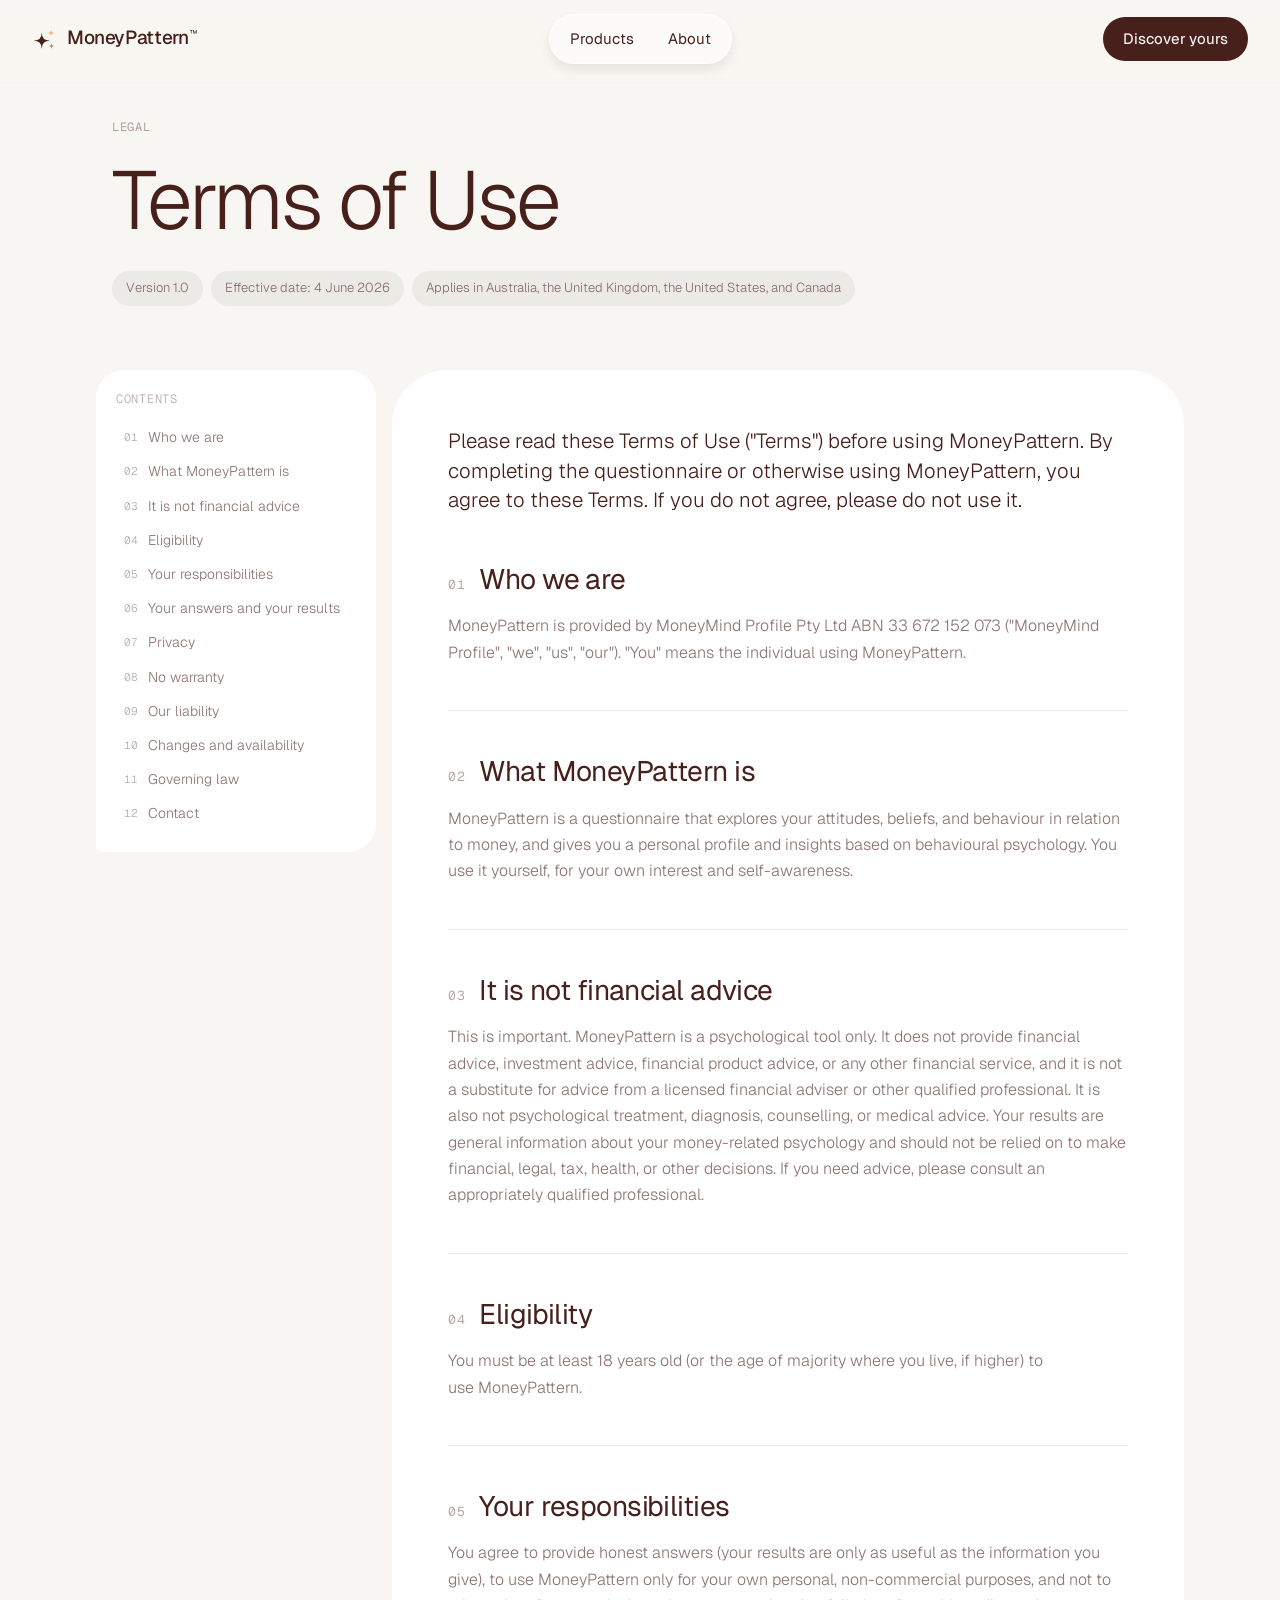
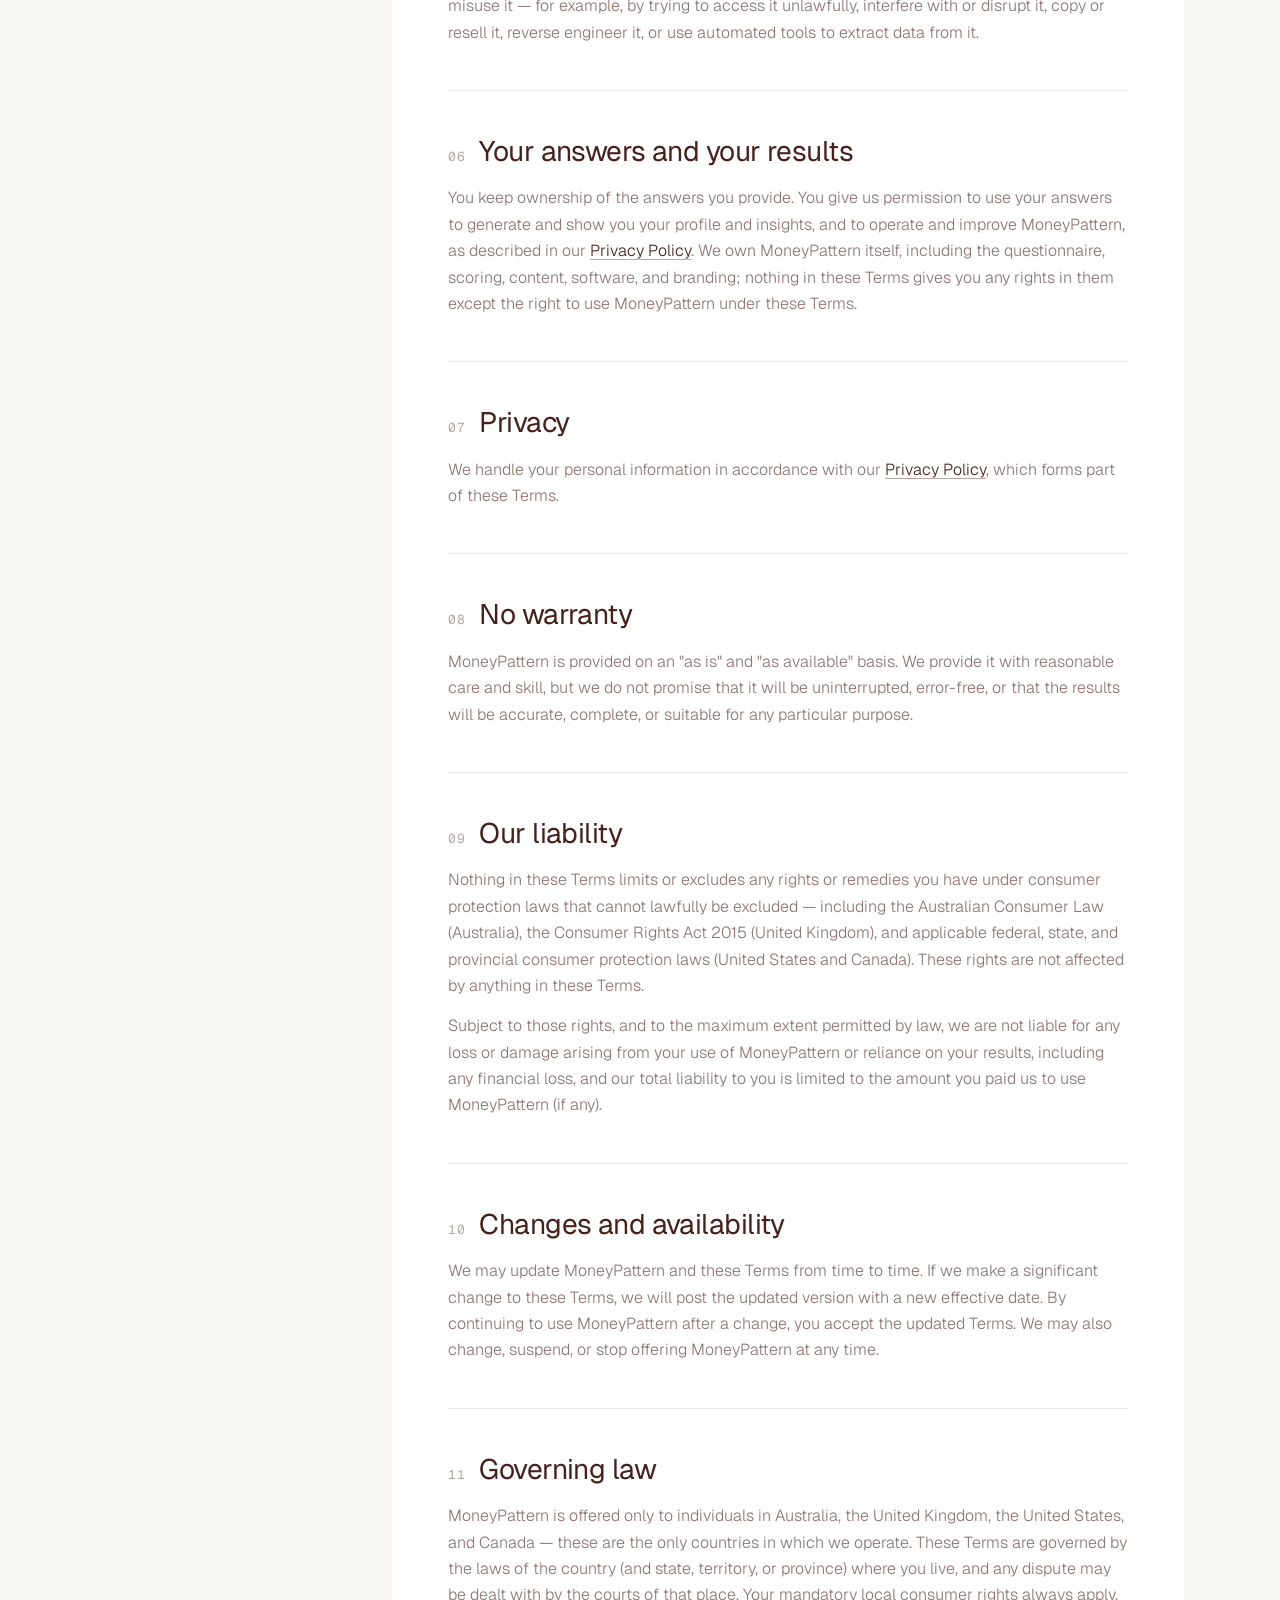
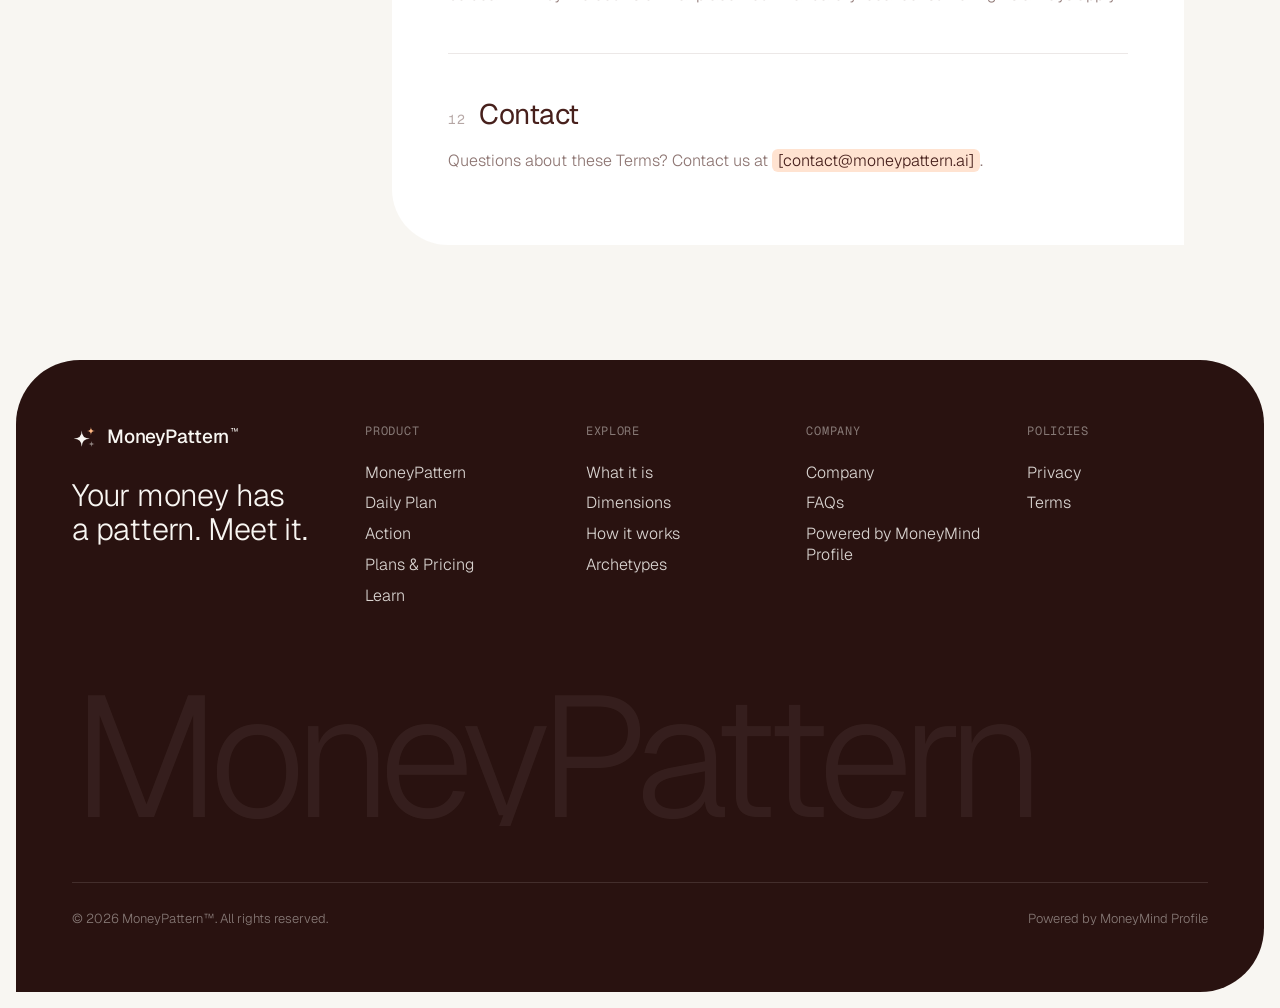
<file: Terms-of-Use.html>
<!DOCTYPE html>
<html lang="en">
<head>
<meta charset="UTF-8">
<meta name="viewport" content="width=device-width, initial-scale=1.0, viewport-fit=cover">
<title>Terms of Use — MoneyPattern</title>
<meta name="description" content="The terms that apply when you use MoneyPattern.">
<link rel="icon" type="image/svg+xml" href="favicon.svg">
<link rel="preconnect" href="https://fonts.googleapis.com">
<link rel="preconnect" href="https://fonts.gstatic.com" crossorigin>
<link href="https://fonts.googleapis.com/css2?family=Geist:wght@200..700&family=Geist+Mono:wght@400;500&display=swap" rel="stylesheet">
<link rel="stylesheet" href="assets/site.css?v=15">
</head>
<body>

<!-- NAV -->
<header class="nav" id="nav" data-tone="light">
  <a href="index.html" class="brand" aria-label="MoneyPattern home">
    <svg viewBox="0 0 48 48" fill="none" aria-hidden="true">
      <path d="M18 12 Q18 27 33 27 Q18 27 18 42 Q18 27 3 27 Q18 27 18 12 Z" fill="currentColor"/>
      <path d="M35 5.5 Q35 13 42.5 13 Q35 13 35 20.5 Q35 13 27.5 13 Q35 13 35 5.5 Z" fill="#ffb883"/>
      <path d="M36 31 Q36 37 42 37 Q36 37 36 43 Q36 37 30 37 Q36 37 36 31 Z" fill="currentColor" opacity=".5"/>
    </svg>
    <span>MoneyPattern<sup>™</sup></span>
  </a>
  <nav class="pill" aria-label="Primary">
    <button data-banner="pm" aria-expanded="false" aria-controls="pm" aria-haspopup="dialog">Products</button>
    <button data-banner="am" aria-expanded="false" aria-controls="am" aria-haspopup="dialog">About</button>
  </nav>
  <div class="nav-right">
    <a href="https://au.moneymindprofile.com/user_link/9Ris7koRd7ylxxGPboxem3oO9dlMR3xMRy0M0xySKK8/new_profile" class="btn btn-sm" target="_blank" rel="noopener noreferrer">Discover yours</a>
  </div>
</header>
<a href="https://au.moneymindprofile.com/user_link/9Ris7koRd7ylxxGPboxem3oO9dlMR3xMRy0M0xySKK8/new_profile" class="btn m-cta" target="_blank" rel="noopener noreferrer"><span class="led"></span>Discover your MoneyPattern</a>

<!-- PRODUCT BANNER -->
<div class="pm" id="pm" role="dialog" aria-modal="true" aria-label="Products" aria-hidden="true">
  <button class="pm-close" data-close aria-label="Close products">
    <svg viewBox="0 0 24 24" fill="none" stroke="currentColor" stroke-width="1.6" stroke-linecap="round"><path d="M6 6l12 12M18 6 6 18"/></svg>
  </button>
  <div class="pm-inner">
    <div class="pm-grid pair">
      <a class="pm-card" href="product-moneypattern.html">
        <span class="pm-asset t1"><svg viewBox="0 0 24 24" fill="currentColor"><path d="M10 4.5Q10 13 18.5 13Q10 13 10 21.5Q10 13 1.5 13Q10 13 10 4.5Z"/><path d="M18 1.5Q18 5 21.5 5Q18 5 18 8.5Q18 5 14.5 5Q18 5 18 1.5Z" opacity=".55"/></svg></span>
        <span class="pm-txt"><b>MoneyPattern</b><small>Your financial horoscope in 5 minutes</small></span>
        <span class="pm-go" aria-hidden="true"><svg viewBox="0 0 16 16" fill="none" stroke="currentColor" stroke-width="1.5" stroke-linecap="round" stroke-linejoin="round"><path d="M3 8h10M9 4l4 4-4 4"/></svg></span>
      </a>
      <a class="pm-card" href="product-daily-plan.html">
        <span class="pm-asset t2"><svg viewBox="0 0 24 24" fill="none" stroke="currentColor" stroke-width="1.5" stroke-linecap="round" stroke-linejoin="round"><rect x="3.5" y="5" width="17" height="15.5" rx="3"/><path d="M3.5 10h17M8 3v4M16 3v4"/><path d="m9 15 2 2 4-4"/></svg></span>
        <span class="pm-txt"><b>Daily Plan</b><small>A small, daily practice tailored to your own MoneyPattern and life goals.</small></span>
        <span class="pm-go" aria-hidden="true"><svg viewBox="0 0 16 16" fill="none" stroke="currentColor" stroke-width="1.5" stroke-linecap="round" stroke-linejoin="round"><path d="M3 8h10M9 4l4 4-4 4"/></svg></span>
      </a>
      <a class="pm-card" href="product-action.html">
        <span class="pm-asset t3"><svg viewBox="0 0 24 24" fill="none" stroke="currentColor" stroke-width="1.5" stroke-linecap="round" stroke-linejoin="round"><path d="M9 5H7a2 2 0 0 0-2 2v12a2 2 0 0 0 2 2h10a2 2 0 0 0 2-2V7a2 2 0 0 0-2-2h-2"/><rect x="9" y="3" width="6" height="4" rx="1"/><path d="m9 14 2 2 4-4"/></svg></span>
        <span class="pm-txt"><b>Action</b><small>Turn insights into habits that stick with your AI money coach.</small></span>
        <span class="pm-go" aria-hidden="true"><svg viewBox="0 0 16 16" fill="none" stroke="currentColor" stroke-width="1.5" stroke-linecap="round" stroke-linejoin="round"><path d="M3 8h10M9 4l4 4-4 4"/></svg></span>
      </a>
      <a class="pm-card" href="learn.html">
        <span class="pm-asset t5"><svg viewBox="0 0 24 24" fill="none" stroke="currentColor" stroke-width="1.5" stroke-linecap="round" stroke-linejoin="round"><path d="M2 9.5 12 5l10 4.5-10 4.5Z"/><path d="M6 11.5v4.5c0 1.5 2.7 3 6 3s6-1.5 6-3v-4.5M22 9.5v5"/></svg></span>
        <span class="pm-txt"><b>Learn</b><small>Unlock Your Wealth Codes — a six-module course</small></span>
        <span class="pm-go" aria-hidden="true"><svg viewBox="0 0 16 16" fill="none" stroke="currentColor" stroke-width="1.5" stroke-linecap="round" stroke-linejoin="round"><path d="M3 8h10M9 4l4 4-4 4"/></svg></span>
      </a>
      <a class="pm-card" href="product-pricing.html">
        <span class="pm-asset t4"><svg viewBox="0 0 24 24" fill="none" stroke="currentColor" stroke-width="1.5" stroke-linecap="round" stroke-linejoin="round"><path d="M3 12.5V4a1 1 0 0 1 1-1h8.5l8.3 8.3a1.5 1.5 0 0 1 0 2.1l-7.4 7.4a1.5 1.5 0 0 1-2.1 0Z"/><circle cx="8" cy="8" r="1.4"/></svg></span>
        <span class="pm-txt"><b>Plans &amp; Pricing</b><small>Find the plan that fits you</small></span>
        <span class="pm-go" aria-hidden="true"><svg viewBox="0 0 16 16" fill="none" stroke="currentColor" stroke-width="1.5" stroke-linecap="round" stroke-linejoin="round"><path d="M3 8h10M9 4l4 4-4 4"/></svg></span>
      </a>
    </div>
  </div>
</div>

<!-- ABOUT BANNER -->
<div class="pm pm-alt" id="am" role="dialog" aria-modal="true" aria-label="About" aria-hidden="true">
  <button class="pm-close" data-close aria-label="Close about">
    <svg viewBox="0 0 24 24" fill="none" stroke="currentColor" stroke-width="1.6" stroke-linecap="round"><path d="M6 6l12 12M18 6 6 18"/></svg>
  </button>
  <div class="pm-inner">
    <div class="pm-grid">
      <a class="pm-card" href="company.html">
        <span class="pm-asset u1"><svg viewBox="0 0 24 24" fill="none" stroke="currentColor" stroke-width="1.5" stroke-linecap="round" stroke-linejoin="round"><path d="M4 21V6.5L12 3l8 3.5V21"/><path d="M2.5 21h19M9 21v-5h6v5M8.5 9.5h.01M12 9.5h.01M15.5 9.5h.01M8.5 13h.01M12 13h.01M15.5 13h.01"/></svg></span>
        <span class="pm-txt"><b>Company</b><small>The story and science behind MoneyPattern</small></span>
        <span class="pm-go" aria-hidden="true"><svg viewBox="0 0 16 16" fill="none" stroke="currentColor" stroke-width="1.5" stroke-linecap="round" stroke-linejoin="round"><path d="M3 8h10M9 4l4 4-4 4"/></svg></span>
      </a>
      <a class="pm-card" href="#">
        <span class="pm-asset u2"><svg viewBox="0 0 24 24" fill="none" stroke="currentColor" stroke-width="1.5" stroke-linecap="round" stroke-linejoin="round"><rect x="9" y="2.5" width="6" height="11" rx="3"/><path d="M5.5 11a6.5 6.5 0 0 0 13 0M12 17.5V21M8.5 21h7"/></svg></span>
        <span class="pm-txt"><b>Podcast</b><small>Conversations on money, mindset and behaviour</small></span>
        <span class="pm-go" aria-hidden="true"><svg viewBox="0 0 16 16" fill="none" stroke="currentColor" stroke-width="1.5" stroke-linecap="round" stroke-linejoin="round"><path d="M3 8h10M9 4l4 4-4 4"/></svg></span>
      </a>
      <a class="pm-card" href="#">
        <span class="pm-asset u3"><svg viewBox="0 0 24 24" fill="none" stroke="currentColor" stroke-width="1.5" stroke-linecap="round" stroke-linejoin="round"><rect x="2.5" y="5" width="19" height="14" rx="3.5"/><path d="M10 9.2v5.6l4.8-2.8Z" fill="currentColor"/></svg></span>
        <span class="pm-txt"><b>Videos</b><small>Ideas and research on the psychology and tech of money</small></span>
        <span class="pm-go" aria-hidden="true"><svg viewBox="0 0 16 16" fill="none" stroke="currentColor" stroke-width="1.5" stroke-linecap="round" stroke-linejoin="round"><path d="M3 8h10M9 4l4 4-4 4"/></svg></span>
      </a>
      <a class="pm-card" href="#">
        <span class="pm-asset u4"><svg viewBox="0 0 24 24" fill="none" stroke="currentColor" stroke-width="1.5" stroke-linecap="round" stroke-linejoin="round"><path d="M4 5h13v13a2 2 0 0 0 2 2H6a2 2 0 0 1-2-2Z"/><path d="M17 9h3v9a2 2 0 0 1-4 0M8 9h5M8 13h5M8 17h3"/></svg></span>
        <span class="pm-txt"><b>Media</b><small>The latest from MoneyPattern</small></span>
        <span class="pm-go" aria-hidden="true"><svg viewBox="0 0 16 16" fill="none" stroke="currentColor" stroke-width="1.5" stroke-linecap="round" stroke-linejoin="round"><path d="M3 8h10M9 4l4 4-4 4"/></svg></span>
      </a>
    </div>
  </div>
</div>

<main class="legal">

<header class="legal-head">
  <span class="t-mono">Legal</span>
  <h1 class="t-display">Terms of Use</h1>
  
  <div class="legal-meta"><span>Version 1.0</span><span>Effective date: 4 June 2026</span><span>Applies in Australia, the United Kingdom, the United States, and Canada</span></div>
</header>

<div class="legal-grid">
    <details class="legal-toc">
      <summary>Contents</summary>
      <ol>
        <li><a href="#t1">Who we are</a></li>
        <li><a href="#t2">What MoneyPattern is</a></li>
        <li><a href="#t3">It is not financial advice</a></li>
        <li><a href="#t4">Eligibility</a></li>
        <li><a href="#t5">Your responsibilities</a></li>
        <li><a href="#t6">Your answers and your results</a></li>
        <li><a href="#t7">Privacy</a></li>
        <li><a href="#t8">No warranty</a></li>
        <li><a href="#t9">Our liability</a></li>
        <li><a href="#t10">Changes and availability</a></li>
        <li><a href="#t11">Governing law</a></li>
        <li><a href="#t12">Contact</a></li>
      </ol>
    </details>
  <article class="legal-body">
<p class="intro">Please read these Terms of Use ("Terms") before using MoneyPattern. By completing the questionnaire or otherwise using MoneyPattern, you agree to these Terms. If you do not agree, please do not use it.</p>

<section id="t1">
    <h2><span class="sn">01</span>Who we are</h2>
    <p>MoneyPattern is provided by MoneyMind Profile Pty Ltd ABN 33 672 152 073 ("MoneyMind Profile", "we", "us", "our"). "You" means the individual using MoneyPattern.</p>
  </section>

  <section id="t2">
    <h2><span class="sn">02</span>What MoneyPattern is</h2>
    <p>MoneyPattern is a questionnaire that explores your attitudes, beliefs, and behaviour in relation to money, and gives you a personal profile and insights based on behavioural psychology. You use it yourself, for your own interest and self-awareness.</p>
  </section>

  <section id="t3">
    <h2><span class="sn">03</span>It is not financial advice</h2>
    <p>This is important. MoneyPattern is a psychological tool only. It does not provide financial advice, investment advice, financial product advice, or any other financial service, and it is not a substitute for advice from a licensed financial adviser or other qualified professional. It is also not psychological treatment, diagnosis, counselling, or medical advice. Your results are general information about your money-related psychology and should not be relied on to make financial, legal, tax, health, or other decisions. If you need advice, please consult an appropriately qualified professional.</p>
  </section>

  <section id="t4">
    <h2><span class="sn">04</span>Eligibility</h2>
    <p>You must be at least 18 years old (or the age of majority where you live, if higher) to use MoneyPattern.</p>
  </section>

  <section id="t5">
    <h2><span class="sn">05</span>Your responsibilities</h2>
    <p>You agree to provide honest answers (your results are only as useful as the information you give), to use MoneyPattern only for your own personal, non-commercial purposes, and not to misuse it — for example, by trying to access it unlawfully, interfere with or disrupt it, copy or resell it, reverse engineer it, or use automated tools to extract data from it.</p>
  </section>

  <section id="t6">
    <h2><span class="sn">06</span>Your answers and your results</h2>
    <p>You keep ownership of the answers you provide. You give us permission to use your answers to generate and show you your profile and insights, and to operate and improve MoneyPattern, as described in our <a class="inline" href="Privacy-Policy.html">Privacy Policy</a>. We own MoneyPattern itself, including the questionnaire, scoring, content, software, and branding; nothing in these Terms gives you any rights in them except the right to use MoneyPattern under these Terms.</p>
  </section>

  <section id="t7">
    <h2><span class="sn">07</span>Privacy</h2>
    <p>We handle your personal information in accordance with our <a class="inline" href="Privacy-Policy.html">Privacy Policy</a>, which forms part of these Terms.</p>
  </section>

  <section id="t8">
    <h2><span class="sn">08</span>No warranty</h2>
    <p>MoneyPattern is provided on an "as is" and "as available" basis. We provide it with reasonable care and skill, but we do not promise that it will be uninterrupted, error-free, or that the results will be accurate, complete, or suitable for any particular purpose.</p>
  </section>

  <section id="t9">
    <h2><span class="sn">09</span>Our liability</h2>
    <p>Nothing in these Terms limits or excludes any rights or remedies you have under consumer protection laws that cannot lawfully be excluded — including the Australian Consumer Law (Australia), the Consumer Rights Act 2015 (United Kingdom), and applicable federal, state, and provincial consumer protection laws (United States and Canada). These rights are not affected by anything in these Terms.</p>
    <p>Subject to those rights, and to the maximum extent permitted by law, we are not liable for any loss or damage arising from your use of MoneyPattern or reliance on your results, including any financial loss, and our total liability to you is limited to the amount you paid us to use MoneyPattern (if any).</p>
  </section>

  <section id="t10">
    <h2><span class="sn">10</span>Changes and availability</h2>
    <p>We may update MoneyPattern and these Terms from time to time. If we make a significant change to these Terms, we will post the updated version with a new effective date. By continuing to use MoneyPattern after a change, you accept the updated Terms. We may also change, suspend, or stop offering MoneyPattern at any time.</p>
  </section>

  <section id="t11">
    <h2><span class="sn">11</span>Governing law</h2>
    <p>MoneyPattern is offered only to individuals in Australia, the United Kingdom, the United States, and Canada — these are the only countries in which we operate. These Terms are governed by the laws of the country (and state, territory, or province) where you live, and any dispute may be dealt with by the courts of that place. Your mandatory local consumer rights always apply.</p>
  </section>

  <section id="t12">
    <h2><span class="sn">12</span>Contact</h2>
    <p>Questions about these Terms? Contact us at <em class="ph">[contact@moneypattern.ai]</em>.</p>
  </section>
  </article>
</div>

</main>

<!-- FOOTER -->
<footer class="foot">
  <div class="foot-in">
    <div class="foot-top">
      <div>
        <span class="brand">
          <svg viewBox="0 0 48 48" fill="none" aria-hidden="true">
            <path d="M18 12 Q18 27 33 27 Q18 27 18 42 Q18 27 3 27 Q18 27 18 12 Z" fill="currentColor"/>
            <path d="M35 5.5 Q35 13 42.5 13 Q35 13 35 20.5 Q35 13 27.5 13 Q35 13 35 5.5 Z" fill="#ffb883"/>
            <path d="M36 31 Q36 37 42 37 Q36 37 36 43 Q36 37 30 37 Q36 37 36 31 Z" fill="currentColor" opacity=".5"/>
          </svg>
          <span>MoneyPattern<sup>™</sup></span>
        </span>
        <p class="foot-tag">Your money has a pattern. Meet it.</p>
      </div>
      <div class="foot-col">
        <h6>Product</h6>
        <a href="product-moneypattern.html">MoneyPattern</a>
        <a href="product-daily-plan.html">Daily Plan</a>
        <a href="product-action.html">Action</a>
        <a href="product-pricing.html">Plans &amp; Pricing</a>
        <a href="learn.html">Learn</a>
      </div>
      <div class="foot-col">
        <h6>Explore</h6>
        <a href="index.html#what">What it is</a>
        <a href="index.html#dimensions">Dimensions</a>
        <a href="index.html#how">How it works</a>
        <a href="index.html#archetypes">Archetypes</a>
      </div>
      <div class="foot-col">
        <h6>Company</h6>
        <a href="company.html">Company</a>
        <a href="index.html#faq">FAQs</a>
        <span>Powered by MoneyMind Profile</span>
      </div>
      <div class="foot-col">
        <h6>Policies</h6>
        <a href="Privacy-Policy.html">Privacy</a>
        <a href="Terms-of-Use.html">Terms</a>
      </div>
    </div>
    <div class="foot-word" aria-hidden="true">MoneyPattern</div>
    <div class="foot-bot">
      <span>© <span id="yr">2026</span> MoneyPattern™. All rights reserved.</span>
      <span>Powered by MoneyMind Profile</span>
    </div>
  </div>
</footer>

<script src="assets/site.js?v=15"></script>
</body>
</html>
</file>
<file: assets/site.css>
*,*::before,*::after{margin:0;padding:0;box-sizing:border-box}
html{-webkit-text-size-adjust:100%}
img{max-width:100%;display:block}
button{font:inherit;color:inherit;background:none;border:0;cursor:pointer}
a{color:inherit;text-decoration:none}

:root{
  /* palette */
  --bone:#f8f6f2;
  --cocoa:#47201c;
  --cocoa-deep:#291210;
  --cocoa-60:rgba(71,32,28,.62);
  --cocoa-40:rgba(71,32,28,.4);
  --cocoa-10:rgba(71,32,28,.1);
  --blush:#f3e9e3;
  --peach:#ffe3d1;
  --apricot:#ffb883;
  --rose:#e84b8a;
  --grey-a:rgba(134,134,134,.21);
  --grey-b:rgba(134,134,134,.11);
  /* type */
  --sans:'Geist',-apple-system,BlinkMacSystemFont,'Segoe UI',Helvetica,Arial,sans-serif;
  --mono:'Geist Mono',ui-monospace,SFMono-Regular,Menlo,monospace;
  /* layout */
  --slim:8px;
  --outer:16px;
  --r-sm:32px;
  --r-md:32px;
  --r-lg:40px;
  --ease:cubic-bezier(.75,0,.25,1);
  --ease-out:cubic-bezier(.22,1,.36,1);
}
@media (min-width:768px){:root{--slim:16px;--outer:32px;--r-md:48px;--r-lg:56px}}
@media (min-width:1200px){:root{--r-md:56px;--r-lg:64px}}

body{
  background:var(--bone);
  color:var(--cocoa);
  font-family:var(--sans);
  font-weight:300;
  font-size:16px;
  line-height:1.3;
  -webkit-font-smoothing:antialiased;
  -moz-osx-font-smoothing:grayscale;
  overflow-x:hidden;
}

/* ── type ── */
.t-display{font-weight:300;font-size:clamp(40px,6.4vw,88px);line-height:1.04;letter-spacing:-.035em;text-wrap:balance}
.t-h2{font-weight:300;font-size:clamp(34px,4.6vw,64px);line-height:1.06;letter-spacing:-.03em;text-wrap:balance}
.t-h3{font-weight:400;font-size:clamp(26px,2.8vw,40px);line-height:1.1;letter-spacing:-.02em;text-wrap:balance}
.t-h4{font-weight:450;font-size:clamp(18px,1.5vw,22px);line-height:1.2;letter-spacing:-.01em}
.t-body{font-size:clamp(16px,1.4vw,20px);line-height:1.35;color:var(--cocoa-60);text-wrap:pretty}
.t-mono{font-family:var(--mono);font-weight:400;font-size:12px;letter-spacing:.06em;text-transform:uppercase;line-height:1.3}
.t-display em,.t-h2 em,.t-h3 em{font-style:normal;font-weight:200;opacity:.55}

/* ── buttons ── */
.btn{display:inline-flex;align-items:center;gap:10px;height:56px;padding:0 26px 0 28px;border-radius:999px;
  font-size:17px;font-weight:450;letter-spacing:-.005em;white-space:nowrap;
  background:var(--cocoa);color:var(--bone);transition:background .2s,transform .3s var(--ease-out)}
.btn:hover{background:var(--cocoa-deep);transform:translateY(-1px)}
.btn .led{width:8px;height:8px;border-radius:50%;background:var(--apricot);box-shadow:0 0 10px var(--apricot)}
.btn-light{background:var(--bone);color:var(--cocoa)}
.btn-light:hover{background:#fff}
.btn-sm{height:44px;padding:0 20px;font-size:15px}
.btn-ghost{background:transparent;color:var(--cocoa);box-shadow:inset 0 0 0 1px var(--cocoa-10)}
.btn-ghost:hover{background:var(--grey-b)}

/* ── reveal ── */
.rv{opacity:0;transform:translateY(28px);transition:opacity .9s var(--ease-out),transform .9s var(--ease-out)}
.rv.in{opacity:1;transform:none}
@media (prefers-reduced-motion:reduce){.rv{opacity:1;transform:none;transition:none}}

/* ═════════ NAV ═════════ */
.nav{position:fixed;z-index:50;left:0;right:0;top:0;padding:calc(env(safe-area-inset-top,0px) + 14px) var(--outer) 0;
  display:grid;grid-template-columns:1fr auto 1fr;align-items:center;pointer-events:none;
  color:var(--cocoa);transition:color .25s}
.nav>*{pointer-events:auto}
.nav::before{content:"";position:absolute;z-index:-1;inset:0 0 -28px;pointer-events:none;opacity:0;transition:opacity .3s;
  background:linear-gradient(180deg,var(--bone) 0%,rgba(248,246,242,.85) 55%,rgba(248,246,242,0) 100%)}
.nav[data-tone="light"]::before{opacity:1}
.nav[data-tone="dark"]{color:#fff}
.brand{display:inline-flex;align-items:center;gap:9px;font-weight:500;font-size:19px;letter-spacing:-.02em}
.brand svg{width:26px;height:26px}
.brand sup{font-size:.5em;font-weight:400;margin-left:1px}
.pill{position:relative;display:flex;gap:2px;padding:5px;border-radius:999px;
  background:rgba(255,255,255,.55);-webkit-backdrop-filter:blur(10px);backdrop-filter:blur(10px);
  box-shadow:0 6px 12px rgba(0,0,0,.08),inset 0 0 0 1px rgba(255,255,255,.6);transition:background .25s,box-shadow .25s}
.nav[data-tone="dark"] .pill{background:rgba(41,18,16,.25);box-shadow:0 6px 12px rgba(0,0,0,.12),inset 0 0 0 1px rgba(255,255,255,.18)}
.pill a,.pill button{padding:10px 16px;border-radius:999px;font-size:15px;font-weight:400;transition:background .2s}
.pill a:hover,.pill button:hover,.pill .on{background:rgba(255,255,255,.7)}
.nav[data-tone="dark"] .pill a:hover,.nav[data-tone="dark"] .pill .on{background:rgba(255,255,255,.14)}
.nav-right{justify-self:end;display:flex;gap:8px;align-items:center}
.nav[data-tone="dark"] .nav-right .btn{background:var(--bone);color:var(--cocoa)}
@media (max-width:960px){
  .nav{grid-template-columns:1fr auto auto;column-gap:8px}
  .nav .pill{justify-self:end}
}
@media (max-width:640px){
  .nav{grid-template-columns:1fr auto;padding-top:calc(env(safe-area-inset-top,0px) + 10px)}
  .nav-right{display:none}
  .brand{font-size:17px;gap:7px}
  .brand svg{width:22px;height:22px}
  .pill{padding:4px}
  .pill a,.pill button{padding:10px 13px;font-size:14px;min-height:40px}
}

/* ═════════ HERO (sticky phone) ═════════ */
.hero{position:relative}
.hero-stick{height:100svh;min-height:600px;padding:var(--slim)}
.hero-panel{position:relative;height:100%;border-radius:var(--r-md);border-bottom-left-radius:0;overflow:hidden;color:#fff;
  background:
    radial-gradient(70% 55% at 50% 108%, rgba(232,75,138,.55) 0%, rgba(122,42,69,.35) 38%, transparent 72%),
    radial-gradient(55% 45% at 85% 0%, rgba(255,184,131,.18), transparent 70%),
    linear-gradient(180deg,#1a0a09 0%,#2b100f 60%,#3a1418 100%);
  display:grid;place-items:center;--p:0}
.hero-grain{position:absolute;inset:0;opacity:.08;mix-blend-mode:overlay;pointer-events:none;
  background-image:url("data:image/svg+xml,%3Csvg xmlns='http://www.w3.org/2000/svg' width='160' height='160'%3E%3Cfilter id='n'%3E%3CfeTurbulence type='fractalNoise' baseFrequency='.9' numOctaves='2'/%3E%3C/filter%3E%3Crect width='100%25' height='100%25' filter='url(%23n)'/%3E%3C/svg%3E")}
.hero-copy{position:relative;z-index:2;text-align:center;max-width:860px;padding:0 var(--outer);
  display:flex;flex-direction:column;align-items:center;gap:28px;
  opacity:calc(1 - var(--p) * 2.2);transform:translateY(calc(var(--p) * -120px)) scale(calc(1 - var(--p) * .08))}
.hero-copy .t-mono{color:rgba(255,255,255,.6);display:inline-flex;align-items:center;gap:10px}
.hero-copy .t-mono i{width:6px;height:6px;border-radius:50%;background:var(--apricot);box-shadow:0 0 10px var(--apricot)}
.hero-copy h1 em{opacity:.5}
.hero-copy p{font-size:clamp(17px,1.6vw,21px);line-height:1.3;color:rgba(255,255,255,.62);max-width:520px;text-wrap:pretty}
.hero-sub{display:flex;flex-direction:column;align-items:center;gap:14px;max-width:620px}
.hero-copy .hero-sub p{max-width:none}
.hero-copy .hero-sub .hero-lead{font-size:clamp(19px,1.9vw,24px);line-height:1.25;color:#fff;font-weight:400;letter-spacing:-.01em}
.hero-copy .hero-sub .hero-close{font-size:clamp(16px,1.4vw,19px);color:rgba(255,255,255,.88);font-weight:400}
@media (max-width:640px){
  .hero-copy{gap:18px}
  .hero-copy .t-display{font-size:clamp(34px,10vw,44px)}
  .hero-sub{gap:10px}
  .hero-copy .hero-sub p{font-size:15px;line-height:1.38}
  .hero-copy .hero-sub .hero-lead{font-size:18px}
  .hero-copy .hero-sub .hero-close{font-size:15.5px}
  .hero-stick{height:auto;min-height:100svh}
  .hero-panel{min-height:calc(100svh - var(--slim)*2);padding:96px 0 40px}
}
@media (min-width:641px) and (max-height:800px){
  .hero-copy{gap:20px;padding-top:56px}
  .hero-copy .t-display{font-size:clamp(40px,5.2vw,68px)}
}
.hero-actions{display:flex;flex-wrap:wrap;gap:16px;align-items:center;justify-content:center;margin-top:8px}
.hero-note{font-family:var(--mono);font-size:12px;letter-spacing:.06em;text-transform:uppercase;color:rgba(255,255,255,.55)}
.hero-cue{position:absolute;z-index:3;bottom:28px;right:32px;display:flex;align-items:center;gap:10px;color:rgba(255,255,255,.5);opacity:calc(1 - var(--p) * 4)}
.hero-cue span{width:1px;height:36px;background:linear-gradient(rgba(255,255,255,.6),transparent);animation:cue 2.2s var(--ease) infinite}
@keyframes cue{0%{transform:scaleY(0);transform-origin:top}50%{transform:scaleY(1);transform-origin:top}51%{transform-origin:bottom}100%{transform:scaleY(0);transform-origin:bottom}}
@media (max-width:767px){
  .hero-copy{gap:22px}
  .hero-cue{display:none}
}

/* ═════════ SECTION HEADER ═════════ */
.head{padding:clamp(120px,16vw,220px) var(--outer) clamp(64px,7vw,100px);display:flex;flex-direction:column;align-items:center;text-align:center}
.head.sm{padding-top:clamp(96px,11vw,160px);padding-bottom:clamp(48px,5vw,72px)}
.head .t-mono{color:var(--cocoa-40);margin-bottom:28px}
.head .t-h2{max-width:980px}
.head .t-body{max-width:520px;margin-top:28px}
.head .btn{margin-top:44px}
.head .t-body{max-width:600px}
.head .t-body.head-close{margin-top:18px;color:var(--cocoa);font-weight:400}

/* ═════════ HIGHLIGHT (full-bleed image card) ═════════ */
.highlight{padding:0 var(--slim)}
.hl-card{position:relative;min-height:calc(100svh - var(--slim) * 2);border-radius:var(--r-md);border-bottom-left-radius:0;overflow:hidden;
  display:grid;color:#fff;isolation:isolate}
.hl-card.sq-right{border-bottom-left-radius:var(--r-md);border-bottom-right-radius:0}
.hl-bg{position:absolute;inset:0;z-index:-2}
.hl-card::after{content:"";position:absolute;inset:0;z-index:-1;background:linear-gradient(180deg,transparent 45%,rgba(0,0,0,.45) 100%)}
.hl-content{align-self:end;display:grid;grid-template-columns:1fr;gap:24px;padding:clamp(28px,4vw,64px)}
.hl-content .t-mono{color:rgba(255,255,255,.62)}
.hl-content .t-h2{max-width:760px}
.hl-content p{max-width:440px;color:rgba(255,255,255,.72);font-size:clamp(16px,1.4vw,20px);line-height:1.35}
@media (min-width:900px){.hl-content{grid-template-columns:1.4fr 1fr;align-items:end}.hl-content p{justify-self:end}}

.hl-what .hl-bg{background:
  radial-gradient(70% 80% at 10% 90%, rgba(232,75,138,.45), transparent 70%),
  linear-gradient(160deg,#6b2a2c 0%,#3d1619 55%,#1e0b0b 100%)}

/* ═════════ IMMERSIVE (dimension cards) ═════════ */
.immersive{padding:0 var(--slim);display:grid;gap:var(--slim);grid-template-columns:repeat(4,1fr)}
.im-card{position:relative;aspect-ratio:3/4.3;max-height:calc(100svh - var(--slim)*2);border-radius:var(--r-md);overflow:hidden;
  display:flex;flex-direction:column;padding:clamp(20px,2vw,32px);isolation:isolate}
.im-card:nth-child(1){border-bottom-left-radius:0}
.im-card:nth-child(4){border-bottom-right-radius:0}
.im-card .t-mono{color:var(--cocoa-60)}
.im-vis{flex:1;display:grid;place-items:center}
.im-vis svg{width:58%;max-width:180px;color:var(--cocoa);opacity:.85}
.im-card h3{margin-bottom:12px}
.im-card p{font-size:15px;line-height:1.38;color:var(--cocoa-60);text-wrap:pretty}
/* monochrome wine scale, darkest → lightest (matches the Products banner) */
.im-1{background:linear-gradient(200deg,#5a2224 0%,#2a0f10 100%);color:#fbe9e0}
.im-2{background:linear-gradient(200deg,#8a4544 0%,#5a2426 100%);color:#fdeee8}
.im-3{background:linear-gradient(200deg,#e2c2ba 0%,#c79891 100%)}
.im-4{background:linear-gradient(200deg,#faf0ec 0%,#ecd5cd 100%)}
.im-1 .t-mono,.im-2 .t-mono{color:rgba(253,238,232,.6)}
.im-1 p,.im-2 p{color:rgba(253,238,232,.72)}
.im-1 .im-vis svg{color:var(--apricot)}
.im-2 .im-vis svg{color:#fdeee8}
@media (max-width:1100px){.immersive{grid-template-columns:repeat(2,1fr)}.im-card{aspect-ratio:4/5}
  .im-card:nth-child(1){border-bottom-left-radius:var(--r-md)}.im-card:nth-child(4){border-bottom-right-radius:var(--r-md)}
  .im-card:nth-child(3){border-bottom-left-radius:0}}
@media (max-width:640px){
  .immersive{grid-template-columns:none;grid-auto-flow:column;grid-auto-columns:82%;overflow-x:auto;scroll-snap-type:x mandatory;
    padding:0 var(--outer);scrollbar-width:none}
  .immersive::-webkit-scrollbar{display:none}
  .im-card{scroll-snap-align:center;aspect-ratio:auto;min-height:480px;max-height:none}
  .im-card:nth-child(n){border-radius:var(--r-md)}
}

/* ═════════ FEATURE TABS (how it works) ═════════ */
.features{padding:0 var(--slim)}
.ft{display:grid;gap:var(--slim);grid-template-columns:1fr}
@media (min-width:900px){.ft{grid-template-columns:1.15fr 1fr}}
.ft-asset{position:relative;border-radius:var(--r-md);border-bottom-left-radius:0;overflow:hidden;aspect-ratio:10/11;max-height:calc(100svh - var(--slim)*2);width:100%;
  background:linear-gradient(170deg,#3a1517,#1c0a0a);display:grid}
.ft-slide{grid-area:1/1;display:grid;place-items:center;opacity:0;transform:scale(1.04);transition:opacity .6s var(--ease-out),transform .9s var(--ease-out);padding:8% 8% 18%}
.ft-slide.on{opacity:1;transform:none}
.ft-slide.s1{background:radial-gradient(70% 60% at 50% 100%,rgba(232,75,138,.5),transparent 70%)}
.ft-slide.s2{background:radial-gradient(70% 60% at 30% 20%,rgba(255,184,131,.45),transparent 70%),linear-gradient(170deg,#5a2224,#2a0f10)}
.ft-slide.s3{background:radial-gradient(80% 60% at 70% 90%,rgba(207,229,196,.35),transparent 70%),linear-gradient(170deg,#3e1a17,#1d0b0a)}
.ft-slide img{max-height:100%;width:auto;filter:drop-shadow(0 30px 60px rgba(0,0,0,.45))}
.ft-tabs{position:absolute;left:50%;bottom:24px;transform:translateX(-50%);z-index:2}
.ft-tabs.pill{background:rgba(41,18,16,.3);box-shadow:0 6px 12px rgba(0,0,0,.15),inset 0 0 0 1px rgba(255,255,255,.18);color:#fff}
.ft-tabs.pill button{padding:10px 18px}
.ft-tabs.pill button:hover{background:rgba(255,255,255,.1)}
.ft-tabs.pill button.on{background:var(--bone);color:var(--cocoa)}
.ft-body{border-radius:var(--r-md);border-bottom-right-radius:0;background:var(--grey-b);padding:clamp(28px,4vw,64px);display:grid;align-content:space-between;gap:40px}
.ft-panel{display:none}
.ft-panel.on{display:block;animation:fade .6s var(--ease-out)}
@keyframes fade{from{opacity:0;transform:translateY(12px)}to{opacity:1;transform:none}}
.ft-num{font-family:var(--mono);font-size:clamp(64px,8vw,120px);font-weight:400;letter-spacing:-.06em;line-height:1;color:var(--cocoa-10);margin-bottom:28px}
.ft-panel .t-h3{margin-bottom:20px}
.ft-panel .t-body{max-width:440px}
.ft-progress{display:flex;gap:6px}
.ft-progress i{flex:1;height:3px;border-radius:3px;background:var(--cocoa-10);overflow:hidden;position:relative}
.ft-progress i::after{content:"";position:absolute;inset:0;background:var(--cocoa);transform:scaleX(0);transform-origin:left}
.ft-progress i.done::after{transform:scaleX(1)}
.ft-progress i.on::after{animation:fill 7s linear forwards}
@keyframes fill{to{transform:scaleX(1)}}

/* mock UI inside slides */
.mock{width:min(100%,380px);display:flex;flex-direction:column;gap:10px}
.mock-card{background:rgba(248,246,242,.96);color:var(--cocoa);border-radius:28px;border-bottom-left-radius:8px;padding:22px 24px;box-shadow:0 20px 50px rgba(0,0,0,.25)}
.mock-card.dark{background:rgba(255,255,255,.1);color:#fff;-webkit-backdrop-filter:blur(8px);backdrop-filter:blur(8px);box-shadow:inset 0 0 0 1px rgba(255,255,255,.15)}
.mock-card .t-mono{color:var(--cocoa-40);margin-bottom:10px}
.mock-card.dark .t-mono{color:rgba(255,255,255,.5)}
.mock-big{font-size:clamp(34px,3.6vw,48px);font-weight:300;letter-spacing:-.03em;line-height:1.02}
.mock-row{display:flex;justify-content:space-between;align-items:center;gap:12px;font-size:15px;padding:14px 0;border-top:1px solid var(--cocoa-10)}
.mock-row b{font-weight:450}
.mock-row span{font-family:var(--mono);font-size:11px;letter-spacing:.05em;text-transform:uppercase;color:var(--rose)}
.mock-step{display:flex;gap:14px;align-items:flex-start}
.mock-step .ico{flex:none;width:40px;height:40px;border-radius:14px;display:grid;place-items:center;background:var(--peach);color:var(--cocoa)}
.mock-step .ico svg{width:20px;height:20px}
/* monochrome wine tiles, matching the Products banner */
.mock-step .ico-1{background:linear-gradient(200deg,#8a4544,#5a2426);color:#f6dcd3}
.mock-step .ico-2{background:linear-gradient(200deg,#c2918a,#9a625d);color:#fff1ec}
.mock-step .ico-3{background:linear-gradient(200deg,#f5e7e2,#e3c8bf);color:#5a2224}
.mock-step h5{font-size:16px;font-weight:450;margin-bottom:4px}
.mock-step p{font-size:14px;line-height:1.35;color:var(--cocoa-60)}

/* ═════════ SIDE BY SIDE (life you have / want) ═════════ */
.sbs{padding:0 var(--slim);display:grid;gap:var(--slim);grid-template-columns:1fr}
@media (min-width:768px){.sbs{grid-template-columns:1fr 1fr}}
@media (max-width:767px){.sbs-asset{aspect-ratio:auto;padding:28px 20px}}
.sbs-card{border-radius:var(--r-md);background:var(--grey-a);padding:var(--slim) var(--slim) 0;display:flex;flex-direction:column;transition:background .2s}
.sbs-card:hover{background:var(--grey-b)}
.sbs-card:first-child{border-bottom-left-radius:0}
.sbs-card:last-child{border-bottom-right-radius:0}
.sbs-asset{aspect-ratio:16/12;border-radius:calc(var(--r-md) - var(--slim));overflow:hidden;position:relative;
  display:flex;flex-direction:column;justify-content:center;gap:10px;padding:8% 9%}
.sbs-card:first-child .sbs-asset{border-bottom-left-radius:0;background:linear-gradient(160deg,#d9d2cc 0%,#b9aba3 100%)}
.sbs-card:last-child .sbs-asset{border-bottom-right-radius:0;background:linear-gradient(160deg,#ffe3d1 0%,#ffb883 100%);align-items:flex-end}
.bubble{max-width:82%;width:fit-content;padding:12px 18px;border-radius:22px;font-size:clamp(14px,1.3vw,17px);line-height:1.25;font-weight:400;
  background:rgba(255,255,255,.75);color:var(--cocoa);box-shadow:0 8px 20px rgba(71,32,28,.08)}
.sbs-card:first-child .bubble{border-bottom-left-radius:6px;color:var(--cocoa-60);background:rgba(255,255,255,.55)}
.sbs-card:last-child .bubble{border-bottom-right-radius:6px;background:var(--cocoa);color:var(--bone)}
.sbs-card .bubble:nth-child(even){margin-left:6%}
.sbs-card:last-child .bubble:nth-child(even){margin-left:0;margin-right:6%}
.sbs-content{text-align:center;max-width:360px;align-self:center;padding:clamp(28px,3vw,48px) 0}
.sbs-content .t-mono{color:var(--cocoa-40);margin-bottom:14px}
.sbs-content .t-h3{margin-bottom:12px}
.sbs-content p{color:var(--cocoa-60);font-size:16px;line-height:1.35}
.sbs-wide{grid-column:1/-1;border-radius:var(--r-md);background:#fff;padding:clamp(24px,4vw,56px);display:grid;gap:28px;align-items:center}
@media (min-width:900px){.sbs-wide{grid-template-columns:1fr 1.4fr}}
.sbs-wide .t-body{max-width:420px}
.sbs-wide img{width:100%;height:auto}

/* ═════════ CAROUSEL (shared) ═════════ */
.car{position:relative;overflow:hidden;user-select:none;-webkit-user-select:none;touch-action:pan-y}
.car-track{display:flex;transition:transform .8s var(--ease);will-change:transform}
.car-slide{flex:none;transition:transform .8s var(--ease),opacity .8s var(--ease)}
.car-ctrl{display:flex;justify-content:center;align-items:center;gap:14px;margin-top:40px}
.car-btn{width:56px;height:56px;border-radius:50%;display:grid;place-items:center;background:#fff;color:var(--cocoa);
  box-shadow:0 6px 12px rgba(0,0,0,.06);transition:transform .2s,background .2s}
.car-btn:hover{transform:scale(1.06)}
.car-btn svg{width:20px;height:20px}
.car-count{font-family:var(--mono);font-size:12px;letter-spacing:.06em;color:var(--cocoa-40);min-width:64px;text-align:center}

/* reviews */
.reviews{padding-bottom:clamp(80px,9vw,140px)}
.reviews .car{padding:clamp(48px,7vw,120px) 0;background:linear-gradient(180deg,transparent 0%,rgba(255,227,209,.8) 30%,rgba(255,227,209,.8) 70%,transparent 100%)}
.reviews .car-slide{width:min(780px,84vw);padding:0 clamp(8px,1.4vw,20px);opacity:.45;transform:scale(.92)}
.reviews .car-slide.on{opacity:1;transform:none}
.rv-card{height:100%;background:#fff;border-radius:var(--r-lg);border-bottom-left-radius:0;padding:clamp(28px,4vw,56px);display:flex;flex-direction:column;justify-content:space-between;gap:40px;min-height:clamp(300px,30vw,420px)}
.rv-card blockquote{font-size:clamp(22px,2.4vw,34px);line-height:1.15;letter-spacing:-.02em;font-weight:300;text-wrap:pretty}
.rv-meta{display:flex;justify-content:space-between;align-items:center;gap:16px;flex-wrap:wrap}
.rv-meta b{font-weight:450;font-size:16px}
.rv-meta .t-mono{color:var(--cocoa-40)}
.stars{display:flex;gap:3px;color:var(--apricot)}
.stars svg{width:16px;height:16px}

/* archetypes (skew) */
.arch .car{padding:clamp(48px,6vw,96px) 0;background:linear-gradient(180deg,transparent,rgba(217,172,164,.35),transparent);perspective:1600px}
.arch .car-track{transform-style:preserve-3d}
.arch .car-slide{width:min(460px,74vw);padding:0 clamp(10px,2vw,32px);opacity:.55}
.arch .car-slide.prev{transform:rotateY(22deg) scale(.88)}
.arch .car-slide.next{transform:rotateY(-22deg) scale(.88)}
.arch .car-slide.far{transform:scale(.8);opacity:.25}
.arch .car-slide.on{opacity:1;transform:none}
.ar-card{aspect-ratio:1;border-radius:var(--r-md);border-bottom-right-radius:0;overflow:hidden;position:relative;display:flex;flex-direction:column;justify-content:space-between;padding:clamp(20px,2.4vw,32px);color:var(--cocoa)}
.ar-card .hexes{position:absolute;right:-8%;top:-6%;width:62%;opacity:.5}
.ar-card .t-mono{color:var(--cocoa-60);position:relative}
.ar-txt{position:relative}
.ar-txt h3{margin-bottom:10px}
.ar-txt p{font-size:15px;line-height:1.38;color:var(--cocoa-60);opacity:0;transform:translateY(8px);transition:opacity .5s .2s,transform .5s .2s}
.car-slide.on .ar-txt p{opacity:1;transform:none}
/* archetypes: one wine family, stepping darkest → lightest */
.g1{background:linear-gradient(200deg,#5a2224,#2a0f10);color:#fbe9e0}
.g2{background:linear-gradient(200deg,#7a3537,#4a1b1d);color:#fbe9e0}
.g3{background:linear-gradient(200deg,#9a5654,#6e3433);color:#fdeee8}
.g4{background:linear-gradient(200deg,#bb7f79,#94594f);color:#fff4ef}
.g5{background:linear-gradient(200deg,#d9aca4,#bd8a82)}
.g6{background:linear-gradient(200deg,#ecd0c9,#d9b2a9)}
.g7{background:linear-gradient(200deg,#faf0ec,#ecd5cd)}
.g1 .t-mono,.g2 .t-mono,.g3 .t-mono,.g4 .t-mono{color:rgba(253,238,232,.65)}
.g1 .ar-txt p,.g2 .ar-txt p,.g3 .ar-txt p,.g4 .ar-txt p{color:rgba(253,238,232,.8)}

/* ═════════ APP FEATURES GRID ═════════ */
.grid4{padding:0 var(--slim);display:grid;gap:var(--slim);grid-template-columns:repeat(4,1fr)}
.g-card{border-radius:var(--r-sm);background:#fff;padding:clamp(22px,2.2vw,32px);display:flex;flex-direction:column;gap:56px;min-height:280px;justify-content:space-between}
.g-card:first-child{border-bottom-left-radius:0}
.g-card:last-child{border-bottom-right-radius:0}
.g-ico{width:52px;height:52px;border-radius:18px;display:grid;place-items:center;background:var(--blush)}
/* monochrome wine scale, matching the Products banner */
.g-ico.gi-1{background:linear-gradient(200deg,#5a2224,#1c0a0a);color:var(--apricot)}
.g-ico.gi-2{background:linear-gradient(200deg,#8a4544,#5a2426);color:#f6dcd3}
.g-ico.gi-3{background:linear-gradient(200deg,#c2918a,#9a625d);color:#fff1ec}
.g-ico.gi-4{background:linear-gradient(200deg,#f5e7e2,#e3c8bf);color:#5a2224}
.g-ico svg{width:24px;height:24px}
.g-card h4{margin-bottom:10px}
.g-card p{font-size:15px;line-height:1.38;color:var(--cocoa-60)}
@media (max-width:1000px){.grid4{grid-template-columns:repeat(2,1fr)}.g-card:nth-child(n){border-radius:var(--r-sm)}}
@media (max-width:560px){.grid4{grid-template-columns:1fr}.g-card{min-height:0;gap:32px}}

/* ═════════ FOUNDER ═════════ */
.founder{padding:0 var(--slim);display:grid;gap:var(--slim);grid-template-columns:1fr}
@media (min-width:900px){.founder{grid-template-columns:1fr 1fr}}
.fd-photo{border-radius:var(--r-md);border-bottom-left-radius:0;overflow:hidden;position:relative;min-height:420px}
.fd-photo img{position:absolute;inset:0;width:100%;height:100%;object-fit:cover}
.fd-photo .tag{position:absolute;left:20px;bottom:20px;padding:10px 16px;border-radius:999px;background:rgba(41,18,16,.4);color:#fff;
  -webkit-backdrop-filter:blur(8px);backdrop-filter:blur(8px)}
.fd-body{border-radius:var(--r-md);border-bottom-right-radius:0;background:var(--grey-b);padding:clamp(28px,4.4vw,72px)}
.fd-body .t-mono{color:var(--cocoa-40);margin-bottom:24px}
.fd-lead{font-size:clamp(22px,2.2vw,32px);line-height:1.18;letter-spacing:-.02em;font-weight:300;margin-bottom:28px;text-wrap:pretty}
.fd-body p{color:var(--cocoa-60);font-size:16px;line-height:1.5;margin-bottom:16px;text-wrap:pretty}
.fd-pull{font-size:clamp(26px,2.6vw,36px)!important;line-height:1.1!important;letter-spacing:-.025em;color:var(--cocoa)!important;font-weight:300;margin:28px 0!important}
.fd-more{display:grid;grid-template-rows:0fr;transition:grid-template-rows .6s var(--ease)}
.fd-more>div{overflow:hidden}
.fd-more.open{grid-template-rows:1fr}
.fd-foot{display:flex;justify-content:space-between;align-items:center;gap:16px;flex-wrap:wrap;margin-top:28px;padding-top:24px;border-top:1px solid var(--cocoa-10)}
.fd-sign b{display:block;font-weight:450;font-size:17px}
.fd-sign span{font-size:14px;color:var(--cocoa-60)}

/* ═════════ FAQ ═════════ */
.faq{padding:clamp(80px,10vw,160px) var(--slim) 0;display:grid}
.faq-box{justify-self:center;width:100%;max-width:880px;border-radius:var(--r-lg) var(--r-lg) var(--r-lg) 0;
  background:linear-gradient(178deg,rgba(134,134,134,.09) 1.6%,rgba(71,32,28,.055) 103%);padding:clamp(48px,7vw,88px) clamp(16px,6vw,88px);display:grid;gap:clamp(40px,5vw,64px)}
.faq-box .head-in{text-align:center}
.faq-box .head-in .t-mono{color:var(--cocoa-40);margin-bottom:22px}
.faq-items{display:grid;gap:12px}
.faq-item{background:rgba(248,246,242,.55);border:1px solid var(--bone);border-radius:32px 28px 28px 0;box-shadow:0 6px 12px rgba(0,0,0,.06);transition:background .2s}
.faq-item:hover,.faq-item.open{background:#fff}
.faq-q{width:100%;display:flex;align-items:center;gap:16px;padding:8px 8px 8px 24px;text-align:left;font-size:clamp(16px,1.4vw,19px);font-weight:400}
.faq-q span{flex:1}
.faq-q i{flex:none;width:44px;height:44px;border-radius:50%;background:var(--grey-b);display:grid;place-items:center;transition:transform .4s var(--ease),background .2s}
.faq-q i svg{width:16px;height:16px}
.faq-item.open .faq-q i{transform:rotate(45deg);background:var(--cocoa);color:var(--bone)}
.faq-a{display:grid;grid-template-rows:0fr;transition:grid-template-rows .5s var(--ease)}
.faq-item.open .faq-a{grid-template-rows:1fr}
.faq-a>div{overflow:hidden}
.faq-a p{margin:8px 8px 8px;padding:20px 22px;border-radius:24px 24px 24px 0;background:var(--grey-b);color:var(--cocoa-60);font-size:16px;line-height:1.45}

/* ═════════ CTA ═════════ */
.cta{padding:clamp(120px,14vw,220px) var(--outer) clamp(80px,10vw,180px);display:grid;gap:56px;align-items:center;max-width:1280px;margin:0 auto}
@media (min-width:900px){.cta{grid-template-columns:1fr 1fr}}
.cta .t-mono{color:var(--cocoa-40);margin-bottom:24px}
.cta .t-body{margin:24px 0 40px;max-width:440px}
.cta-badges{display:flex;flex-wrap:wrap;gap:8px;margin-top:32px}
.cta-badges span{padding:9px 14px;border-radius:999px;background:var(--grey-b);font-size:13px;color:var(--cocoa-60)}
.cta-vis{position:relative;aspect-ratio:1;border-radius:var(--r-md);border-bottom-right-radius:0;overflow:hidden;display:grid;place-items:center;
  background:radial-gradient(70% 60% at 50% 100%,rgba(232,75,138,.45),transparent 70%),radial-gradient(60% 50% at 80% 10%,rgba(255,184,131,.35),transparent 70%),linear-gradient(170deg,#3a1517,#1a0909)}
.cta-vis .mock{transform:rotate(-3deg);padding:0 8%}

/* ═════════ FOOTER ═════════ */
.foot{padding:0 var(--slim) calc(env(safe-area-inset-bottom,0px) + var(--slim))}
.foot-in{background:var(--cocoa-deep);color:var(--bone);border-radius:var(--r-lg) var(--r-lg) var(--r-lg) 0;padding:clamp(36px,5vw,72px) clamp(24px,4.4vw,64px);
  display:grid;gap:clamp(48px,6vw,88px)}
.foot-top{display:grid;gap:40px}
.foot-top{grid-template-columns:1fr 1fr}.foot-top>:first-child{grid-column:1/-1}
@media (min-width:900px){.foot-top{grid-template-columns:1.4fr repeat(4,1fr)}.foot-top>:first-child{grid-column:auto}}
.foot .brand{color:var(--bone)}
.foot-tag{font-size:clamp(24px,2.4vw,32px);font-weight:300;line-height:1.12;letter-spacing:-.02em;margin-top:22px;max-width:320px;text-wrap:balance}
.foot-col h6{font-family:var(--mono);font-weight:400;font-size:12px;letter-spacing:.06em;text-transform:uppercase;color:rgba(248,246,242,.45);margin-bottom:18px}
.foot-col a,.foot-col span{display:block;font-size:16px;padding:5px 0;color:rgba(248,246,242,.85)}
.foot-col a:hover{color:#fff}
.foot-bot{display:flex;justify-content:space-between;gap:16px;flex-wrap:wrap;padding-top:28px;border-top:1px solid rgba(248,246,242,.12);font-size:13px;color:rgba(248,246,242,.45)}
.foot-word{font-size:clamp(44px,13.4vw,220px);font-weight:300;letter-spacing:-.06em;line-height:.8;color:rgba(248,246,242,.06);white-space:nowrap;overflow:hidden;margin-bottom:-.12em}

.vh{position:absolute;width:1px;height:1px;overflow:hidden;clip:rect(0 0 0 0);white-space:nowrap}

/* ═════════ PRODUCT BANNER (full-screen) ═════════ */
.pm{position:fixed;z-index:70;inset:0;display:grid;place-items:center;overflow-y:auto;overscroll-behavior:contain;
  padding:calc(env(safe-area-inset-top,0px) + 96px) var(--outer) calc(env(safe-area-inset-bottom,0px) + 40px);
  background:rgba(41,18,16,.28);-webkit-backdrop-filter:blur(40px) saturate(1.2);backdrop-filter:blur(40px) saturate(1.2);
  opacity:0;visibility:hidden;transition:opacity .35s cubic-bezier(0,0,1,1),visibility .35s}
.pm.open{opacity:1;visibility:visible}
.pm-close{position:absolute;top:calc(env(safe-area-inset-top,0px) + 14px);right:var(--outer);width:48px;height:48px;border-radius:50%;
  display:grid;place-items:center;background:rgba(248,246,242,.9);color:var(--cocoa);box-shadow:0 6px 12px rgba(0,0,0,.1);transition:transform .2s}
.pm-close:hover{transform:rotate(90deg)}
.pm-close svg{width:20px;height:20px}
.pm-inner{width:100%;max-width:1360px;display:grid;gap:24px}
/* bento: MoneyPattern large | Daily Plan + Action on top of Plans & Pricing */
.pm-grid{display:grid;gap:var(--slim);width:100%;max-width:1120px;margin:0 auto;
  grid-template-columns:1.2fr 1fr 1fr;grid-template-rows:1fr auto;height:min(600px,74svh)}
.pm-card{position:relative;min-height:0;border-radius:var(--r-lg);background:rgba(248,246,242,.88);color:var(--cocoa);
  display:flex;flex-direction:column;align-items:center;justify-content:space-between;text-align:center;padding:32px 24px 28px;gap:20px;
  box-shadow:0 20px 50px rgba(41,18,16,.18),inset 0 0 0 1px rgba(255,255,255,.6);
  opacity:0;transform:translateY(24px) scale(.98);transition:opacity .5s var(--ease-out),transform .6s var(--ease-out),background .2s}
.pm.open .pm-card{opacity:1;transform:none}
.pm.open .pm-card:nth-child(2){transition-delay:.05s,.05s,0s}
.pm.open .pm-card:nth-child(3){transition-delay:.1s,.1s,0s}
.pm.open .pm-card:nth-child(4){transition-delay:.15s,.15s,0s}
.pm-card:hover{background:#fff}
.pm-grid:hover .pm-card:not(:hover){filter:saturate(.7) brightness(.97)}
.pm-asset{width:clamp(84px,8vw,112px);aspect-ratio:1;border-radius:var(--r-sm);display:grid;place-items:center;color:var(--cocoa);flex:none;
  box-shadow:0 14px 30px rgba(41,18,16,.14);transition:transform .5s var(--ease-out)}
/* monochrome tiles: MoneyPattern darkest, stepping lighter */
.pm-asset.t1{background:linear-gradient(200deg,#5a2224,#1c0a0a);color:var(--apricot)}
.pm-asset.t2{background:linear-gradient(200deg,#8a4544,#5a2426);color:#f6dcd3}
.pm-asset.t3{background:linear-gradient(200deg,#c2918a,#9a625d);color:#fff1ec}
.pm-asset.t4{background:linear-gradient(200deg,#f5e7e2,#e3c8bf);color:#5a2224}
/* About banner — same layout, warm amber family */
.pm-alt{background:rgba(74,40,14,.26)}
.pm-alt .pm-card{background:rgba(255,247,238,.9)}
.pm-alt .pm-card:hover{background:#fffaf4}
.pm-alt .pm-card:hover .pm-go{background:#6b3a1a}
.pm-asset.u1{background:linear-gradient(200deg,#7a4520,#2a1408);color:#ffd2a8}
.pm-asset.u2{background:linear-gradient(200deg,#b0703e,#7f4a22);color:#fff0e2}
.pm-asset.u3{background:linear-gradient(200deg,#e2ae7f,#c58552);color:#fff8f0}
.pm-asset.u4{background:linear-gradient(200deg,#fbeadb,#f0cfae);color:#6b3a1a}
.pm-asset.photo{overflow:hidden;background:#2a1408}
.pm-asset.photo img{width:100%;height:100%;object-fit:cover;object-position:62% 30%}

/* five cards: large | three small on top of one wide */
.pm-grid.five{max-width:1240px;grid-template-columns:1.15fr repeat(3,1fr)}
.pm-grid.five .pm-card:nth-child(2){grid-column:2;grid-row:1}
.pm-grid.five .pm-card:nth-child(3){grid-column:3;grid-row:1}
.pm-grid.five .pm-card:nth-child(4){grid-column:4;grid-row:1;flex-direction:column;text-align:center;justify-content:space-between;padding:32px 20px 28px;border-bottom-right-radius:var(--r-lg)}
.pm-grid.five .pm-card:nth-child(4) .pm-asset{width:clamp(84px,8vw,112px);border-radius:var(--r-sm)}
.pm-grid.five .pm-card:nth-child(4) .pm-txt{flex:none}
.pm-grid.five .pm-card:nth-child(4) .pm-txt small{margin:0 auto;max-width:240px}
.pm-grid.five .pm-card:nth-child(5){grid-column:2/5;grid-row:2;flex-direction:row;text-align:left;justify-content:flex-start;padding:20px 24px 20px 20px;border-bottom-right-radius:0}
.pm-grid.five .pm-card:nth-child(5) .pm-asset{width:80px;border-radius:24px}
.pm-grid.five .pm-card:nth-child(5) .pm-txt{flex:1}
.pm-grid.five .pm-card:nth-child(5) .pm-txt small{margin:0;max-width:none}
.pm.open .pm-card:nth-child(5){transition-delay:.2s,.2s,0s}
@media (min-width:561px){.pm-grid.five .pm-card:nth-child(4) .pm-txt{min-height:4.6em}}
@media (max-width:1100px) and (min-width:901px){.pm-grid.five .pm-card{padding-inline:14px}.pm-grid.five .pm-txt small{font-size:14px}}
@media (max-width:900px){
  .pm-grid.five{grid-template-columns:1fr 1fr}
  .pm-grid.five .pm-card:nth-child(n){grid-column:auto;grid-row:auto}
  .pm-grid.five .pm-card:nth-child(1),.pm-grid.five .pm-card:nth-child(2),.pm-grid.five .pm-card:nth-child(5){grid-column:1/-1}
  .pm-grid.five .pm-card:nth-child(2){flex-direction:row;text-align:left;justify-content:flex-start;padding:20px 24px 20px 20px}
  .pm-grid.five .pm-card:nth-child(2) .pm-asset{width:80px;border-radius:24px}
  .pm-grid.five .pm-card:nth-child(2) .pm-txt{flex:1;min-height:0}
  .pm-grid.five .pm-card:nth-child(2) .pm-txt small{margin:0;max-width:none}
}
@media (max-width:560px){
  .pm-grid.five .pm-card:nth-child(2){padding:14px 16px 14px 14px;gap:14px}
  .pm-grid.five .pm-card:nth-child(2) .pm-asset,.pm-grid.five .pm-card:nth-child(4) .pm-asset,.pm-grid.five .pm-card:nth-child(5) .pm-asset{width:64px;border-radius:20px}
  .pm-grid.five .pm-card:nth-child(4){padding:22px 14px 18px;gap:14px;border-radius:28px}
  .pm-grid.five .pm-card:nth-child(3) .pm-go,.pm-grid.five .pm-card:nth-child(4) .pm-go{display:none}
  .pm-grid.five .pm-card:nth-child(5){padding:14px 16px 14px 14px;gap:14px;border-radius:28px 28px 0 28px}
}
.pm-asset svg{width:42%;height:42%}
.pm-card:hover .pm-asset{transform:scale(1.06) rotate(-3deg)}
.pm-txt b{display:block;font-size:clamp(20px,1.8vw,24px);font-weight:400;letter-spacing:-.02em;margin-bottom:8px}
.pm-txt small{display:block;font-size:15px;line-height:1.35;color:var(--cocoa-60);max-width:240px;margin:0 auto}
.pm-go{width:44px;height:44px;flex:none;border-radius:50%;display:grid;place-items:center;background:var(--grey-b);transition:background .2s,color .2s}
.pm-go svg{width:16px;height:16px}
.pm-card:hover .pm-go{background:var(--cocoa);color:var(--bone)}

/* 1 · MoneyPattern — large, full height */
.pm-card:nth-child(1){grid-column:1;grid-row:1/3;border-bottom-left-radius:0;padding:48px 32px 36px;justify-content:center;gap:40px}
.pm-card:nth-child(1) .pm-asset{width:clamp(140px,15vw,200px);border-radius:var(--r-md)}
.pm-card:nth-child(1) .pm-txt b{font-size:clamp(30px,3vw,44px);font-weight:300;letter-spacing:-.03em;margin-bottom:12px}
.pm-card:nth-child(1) .pm-txt small{font-size:17px;max-width:300px}
.pm-card:nth-child(1) .pm-go{width:56px;height:56px}
/* 2 + 3 · Daily Plan, Action — small, top row */
.pm-card:nth-child(2){grid-column:2;grid-row:1}
.pm-card:nth-child(3){grid-column:3;grid-row:1}
@media (min-width:561px){.pm-card:nth-child(2) .pm-txt,.pm-card:nth-child(3) .pm-txt{min-height:4.6em}}
/* 4 · Plans & Pricing — single wide card underneath */
.pm-card:nth-child(4){grid-column:2/4;grid-row:2;flex-direction:row;text-align:left;justify-content:flex-start;padding:20px 24px 20px 20px;border-bottom-right-radius:0}
.pm-card:nth-child(4) .pm-asset{width:80px;border-radius:24px}
.pm-card:nth-child(4) .pm-txt{flex:1}
.pm-card:nth-child(4) .pm-txt small{margin:0;max-width:none}

@media (max-width:900px){
  .pm{place-items:start center}
  .pm-grid{grid-template-columns:1fr 1fr;grid-template-rows:auto;height:auto}
  .pm-card:nth-child(1){grid-column:1/-1;grid-row:auto;padding:36px 24px 28px;gap:24px}
  .pm-card:nth-child(1) .pm-asset{width:120px}
  .pm-card:nth-child(2),.pm-card:nth-child(3){grid-column:auto;grid-row:auto}
  .pm-card:nth-child(4){grid-column:1/-1;grid-row:auto}
}
@media (max-width:560px){
  .pm-card{padding:22px 14px 18px;gap:14px;border-radius:28px}
  .pm-card:nth-child(1){flex-direction:row;text-align:left;padding:20px;gap:18px;border-radius:32px 32px 32px 0}
  .pm-card:nth-child(1) .pm-asset{width:96px;border-radius:26px}
  .pm-card:nth-child(1) .pm-txt{flex:1}
  .pm-card:nth-child(1) .pm-txt b{font-size:26px;margin-bottom:6px}
  .pm-card:nth-child(1) .pm-txt small{font-size:15px;margin:0}
  .pm-card:nth-child(1) .pm-go,.pm-card:nth-child(2) .pm-go,.pm-card:nth-child(3) .pm-go{display:none}
  .pm-asset{width:64px;border-radius:20px}
  .pm-txt b{font-size:18px;margin-bottom:4px}
  .pm-txt small{font-size:13.5px}
  .pm-card:nth-child(4){padding:14px 16px 14px 14px;gap:14px;border-radius:28px 28px 0 28px}
  .pm-card:nth-child(4) .pm-asset{width:64px;border-radius:20px}
}

/* ═════════ PRODUCT PAGE ═════════ */
.p-hero{padding:calc(env(safe-area-inset-top,0px) + clamp(140px,14vw,200px)) var(--outer) clamp(56px,6vw,96px);text-align:center;display:flex;flex-direction:column;align-items:center}
.p-hero .t-mono{color:var(--cocoa-40);margin-bottom:28px}
.p-hero .t-body{max-width:540px;margin-top:28px}
.p-jump{display:flex;flex-wrap:wrap;justify-content:center;gap:8px;margin-top:44px}
.p-jump a{padding:12px 20px;border-radius:999px;background:#fff;font-size:15px;font-weight:400;box-shadow:0 6px 12px rgba(0,0,0,.05);transition:background .2s,transform .2s}
.p-jump a:hover{background:var(--cocoa);color:var(--bone)}

.prod{padding:0 var(--slim);scroll-margin-top:72px}
.prod+.prod{margin-top:var(--slim)}
.prow{display:grid;gap:var(--slim);grid-template-columns:1fr}
@media (min-width:900px){.prow{grid-template-columns:1.1fr 1fr}.prow.flip .p-asset{order:2}}
.p-asset{position:relative;border-radius:var(--r-md);border-bottom-left-radius:0;overflow:hidden;min-height:min(78svh,720px);display:grid;place-items:center;padding:8%}
.prow.flip .p-asset{border-bottom-left-radius:var(--r-md);border-bottom-right-radius:0}
.p-asset.a1{background:radial-gradient(70% 60% at 50% 100%,rgba(232,75,138,.5),transparent 70%),linear-gradient(170deg,#3a1517,#1c0a0a)}
.p-asset.a2{background:radial-gradient(70% 60% at 30% 10%,rgba(255,255,255,.6),transparent 70%),linear-gradient(200deg,#fff3eb 0%,#ffc9a3 100%)}
.p-asset.a3{background:radial-gradient(80% 60% at 70% 90%,rgba(207,229,196,.35),transparent 70%),linear-gradient(170deg,#4a1c1d,#1d0b0a)}
.p-body{border-radius:var(--r-md);border-bottom-right-radius:0;background:var(--grey-b);padding:clamp(28px,4.4vw,72px);display:flex;flex-direction:column;justify-content:center}
.prow.flip .p-body{border-bottom-right-radius:var(--r-md);border-bottom-left-radius:0}
.p-body .t-mono{color:var(--cocoa-40);margin-bottom:24px;display:flex;align-items:center;gap:10px}
.p-body .t-mono i{font-style:normal;padding:4px 10px;border-radius:999px;background:#fff;color:var(--cocoa-60)}
.p-body .t-h2{margin-bottom:24px}
.p-body .t-body{max-width:460px}
.p-list{list-style:none;display:grid;gap:10px;margin:32px 0 40px}
.p-list li{display:flex;gap:12px;align-items:flex-start;font-size:16px;line-height:1.35}
.p-list li::before{content:"";flex:none;width:20px;height:20px;margin-top:1px;border-radius:50%;
  background:var(--cocoa) url("data:image/svg+xml,%3Csvg xmlns='http://www.w3.org/2000/svg' viewBox='0 0 20 20' fill='none' stroke='%23f8f6f2' stroke-width='1.8' stroke-linecap='round' stroke-linejoin='round'%3E%3Cpath d='m6 10.5 2.6 2.5L14 7.5'/%3E%3C/svg%3E") center/100% no-repeat}
.p-body .btn{align-self:flex-start}

.mock-card.light{background:rgba(255,255,255,.8);box-shadow:0 20px 50px rgba(71,32,28,.12)}
.mock-check{display:flex;gap:8px;margin-top:14px}
.mock-check span{flex:1;padding:10px 0;border-radius:14px;text-align:center;font-size:20px;background:var(--grey-b)}
.mock-check span.on{background:var(--cocoa);color:var(--bone)}

/* pricing */
.pricing{padding:0 var(--slim)}
.plans{display:grid;gap:var(--slim);grid-template-columns:repeat(3,1fr)}
@media (max-width:980px){.plans{grid-template-columns:1fr}}
.plan{border-radius:var(--r-md);background:#fff;padding:clamp(28px,3vw,44px);display:flex;flex-direction:column;gap:28px}
.plan:first-child{border-bottom-left-radius:0}
.plan:last-child{border-bottom-right-radius:0}
.plan.feat{background:var(--cocoa-deep);color:var(--bone)}
.plan .t-mono{color:var(--cocoa-40)}
.plan.feat .t-mono{color:rgba(248,246,242,.5)}
.plan-tag{font-size:clamp(20px,1.8vw,24px);font-weight:400;letter-spacing:-.02em;margin-top:-16px}
.plan-price{font-size:clamp(48px,5vw,72px);font-weight:300;letter-spacing:-.04em;line-height:1}
.plan-price small{font-size:16px;letter-spacing:0;opacity:.55;margin-left:6px}
.plan p{font-size:16px;line-height:1.4;color:var(--cocoa-60)}
.plan.feat p{color:rgba(248,246,242,.65)}
.plan .p-list{margin:0;flex:1;align-content:start;gap:2px}
.plan .p-list li{line-height:1.4}
.plan.feat .p-list li::before{background-color:var(--apricot)}
.plan .btn{justify-content:center}
.plan.feat .btn{background:var(--bone);color:var(--cocoa)}
.plan-badge{align-self:flex-start;padding:6px 12px;border-radius:999px;background:var(--apricot);color:var(--cocoa-deep);font-family:var(--mono);font-size:11px;letter-spacing:.06em;text-transform:uppercase}

/* ═════════ COURSE (learn.html) ═════════ */
.c-meta{display:flex;flex-wrap:wrap;justify-content:center;gap:8px;margin-top:32px}
.c-meta span{padding:9px 14px;border-radius:999px;background:var(--grey-b);font-size:13px;color:var(--cocoa-60)}
.p-hero .btn{margin-top:36px}
.c-outline{padding:0 var(--slim) clamp(64px,7vw,100px)}
.c-list{list-style:none;max-width:1120px;margin:0 auto;display:grid;gap:var(--slim);grid-template-columns:repeat(3,1fr)}
@media (max-width:900px){.c-list{grid-template-columns:1fr 1fr}}
@media (max-width:560px){.c-list{grid-template-columns:1fr}}
.c-list a{display:flex;gap:16px;align-items:center;height:100%;padding:18px 20px;border-radius:28px;background:#fff;transition:background .2s,transform .3s var(--ease-out)}
.c-list li:first-child a{border-bottom-left-radius:0}
.c-list li:last-child a{border-bottom-right-radius:0}
.c-list a:hover{transform:translateY(-2px)}
.c-list .n{flex:none;font-family:var(--mono);font-size:13px;width:44px;height:44px;border-radius:50%;display:grid;place-items:center;background:var(--blush)}
.c-list b{display:block;font-weight:450;font-size:16px;line-height:1.2}
.c-list small{display:block;font-size:13.5px;color:var(--cocoa-60);margin-top:3px}

.mod .p-asset{flex-direction:column;display:flex;align-items:center;justify-content:center;gap:28px;text-align:center}
.mod-ico{width:clamp(96px,9vw,128px);aspect-ratio:1;border-radius:var(--r-sm);display:grid;place-items:center;
  background:rgba(255,255,255,.12);box-shadow:inset 0 0 0 1px rgba(255,255,255,.18),0 20px 40px rgba(0,0,0,.18);-webkit-backdrop-filter:blur(8px);backdrop-filter:blur(8px)}
.mod-ico svg{width:44%;height:44%}
.mod-num{font-size:clamp(96px,13vw,200px);font-weight:200;letter-spacing:-.06em;line-height:.85}
.mod-of{font-family:var(--mono);font-size:12px;letter-spacing:.06em;text-transform:uppercase;opacity:.65}
.mod-bar{display:flex;gap:6px;width:min(260px,70%)}
.mod-bar i{flex:1;height:3px;border-radius:3px;background:currentColor;opacity:.2}
.mod-bar i.on{opacity:1}
.mod .p-body h2 em{display:block;margin-top:6px}
.mod-next{display:inline-flex;align-items:center;gap:10px;align-self:flex-start;font-size:15px;color:var(--cocoa-60);padding:10px 0;transition:color .2s,gap .3s var(--ease-out)}
.mod-next:hover{color:var(--cocoa);gap:14px}
.mod-next svg{width:16px;height:16px}
.mod .p-list{margin-bottom:32px}
.mod .p-list-h{font-family:var(--mono);font-size:12px;letter-spacing:.06em;text-transform:uppercase;color:var(--cocoa-40);margin-top:32px}
.mod .p-list-h+.p-list{margin-top:16px}
/* monochrome wine scale: module 1 darkest → module 6 lightest */
.m1{background:radial-gradient(70% 60% at 50% 100%,rgba(232,75,138,.35),transparent 70%),linear-gradient(170deg,#3a1517,#1a0909);color:#ffd9c2}
.m2{background:radial-gradient(70% 60% at 50% 0%,rgba(255,184,131,.25),transparent 70%),linear-gradient(170deg,#5a2224,#2e1112);color:#ffe3d1}
.m3{background:linear-gradient(170deg,#7f3e3d,#4f2223);color:#fde8df}
.m4{background:linear-gradient(170deg,#a96c66,#7d4744);color:#fff1ec}
.m5{background:linear-gradient(170deg,#d8b1a8,#b98a81);color:#47201c}
.m6{background:radial-gradient(60% 60% at 50% 20%,#fff,transparent 70%),linear-gradient(170deg,#f6e9e4,#e5cbc2);color:#47201c}
.m5 .mod-ico,.m6 .mod-ico{background:rgba(255,255,255,.45);box-shadow:inset 0 0 0 1px rgba(255,255,255,.7),0 20px 40px rgba(71,32,28,.12)}
.c-list li:nth-child(1) .n{background:#3a1517;color:#ffd9c2}
.c-list li:nth-child(2) .n{background:#5a2224;color:#ffe3d1}
.c-list li:nth-child(3) .n{background:#7f3e3d;color:#fde8df}
.c-list li:nth-child(4) .n{background:#a96c66;color:#fff}
.c-list li:nth-child(5) .n{background:#d8b1a8}
.c-list li:nth-child(6) .n{background:#f1ddd6}

/* single product pages */
.p-single{padding-top:calc(env(safe-area-inset-top,0px) + 96px)}
@media (max-width:640px){.p-single{padding-top:calc(env(safe-area-inset-top,0px) + 80px)}}
.p-back{padding:0 var(--outer) 20px}
.p-back button{display:inline-flex;align-items:center;gap:8px;padding:10px 16px 10px 12px;border-radius:999px;background:#fff;font-size:15px;color:var(--cocoa-60);box-shadow:0 6px 12px rgba(0,0,0,.05);transition:color .2s,gap .3s var(--ease-out)}
.p-back button:hover{color:var(--cocoa);gap:12px}
.p-back svg{width:16px;height:16px}
.p-single .pricing .head{padding-top:clamp(24px,4vw,56px)}
.p-single .pricing{padding-bottom:clamp(96px,10vw,160px)}

/* Products banner, five cards (Cleo layout): MoneyPattern large | Daily Plan + Action on top,
   Learn + Plans & Pricing as slim label bars underneath (no tile) */
.pm-grid.pair .pm-card:nth-child(4),.pm-grid.pair .pm-card:nth-child(5){grid-row:2;flex-direction:row;align-items:center;justify-content:space-between;text-align:left;padding:22px 16px 22px 28px;gap:16px}
.pm-grid.pair .pm-card:nth-child(4){grid-column:2;border-bottom-right-radius:var(--r-lg)}
.pm-grid.pair .pm-card:nth-child(5){grid-column:3;border-bottom-right-radius:0}
.pm-grid.pair .pm-card:nth-child(4) .pm-asset,.pm-grid.pair .pm-card:nth-child(5) .pm-asset,
.pm-grid.pair .pm-card:nth-child(4) .pm-txt small,.pm-grid.pair .pm-card:nth-child(5) .pm-txt small{display:none}
.pm-grid.pair .pm-card:nth-child(4) .pm-txt,.pm-grid.pair .pm-card:nth-child(5) .pm-txt{flex:1;min-height:0}
.pm-grid.pair .pm-card:nth-child(4) .pm-txt b,.pm-grid.pair .pm-card:nth-child(5) .pm-txt b{margin:0}
.pm-grid.pair .pm-card:nth-child(4) .pm-go,.pm-grid.pair .pm-card:nth-child(5) .pm-go{display:grid}
.pm.open .pm-card:nth-child(5){transition-delay:.2s,.2s,0s}
/* Cleo-style hover: the other cards soften */
@media (hover:hover){.pm-grid:hover .pm-card:not(:hover){filter:blur(3px) saturate(.85)}}
.pm-card{transition:opacity .5s var(--ease-out),transform .6s var(--ease-out),background .2s,filter .2s .05s}
@media (max-width:900px){
  .pm-grid.pair .pm-card:nth-child(4),.pm-grid.pair .pm-card:nth-child(5){grid-column:auto;grid-row:auto}
}
@media (max-width:560px){
  .pm-grid.pair .pm-card:nth-child(4),.pm-grid.pair .pm-card:nth-child(5){padding:16px 12px 16px 20px;border-radius:24px}
  .pm-grid.pair .pm-card:nth-child(5){border-radius:24px 24px 0 24px}
  .pm-grid.pair .pm-card:nth-child(4) .pm-go,.pm-grid.pair .pm-card:nth-child(5) .pm-go{width:36px;height:36px}
}


/* ═════════ PHONE OPTIMISATION ═════════ */
html{-webkit-tap-highlight-color:transparent}
section[id],.prod{scroll-margin-top:84px}
/* sticky bottom call-to-action (phones only) */
.m-cta{display:none}
@media (max-width:640px){
  .m-cta{position:fixed;z-index:45;left:12px;right:12px;bottom:calc(env(safe-area-inset-bottom,0px) + 12px);display:flex;justify-content:center;
    height:54px;font-size:16px;box-shadow:0 12px 30px rgba(41,18,16,.3);
    opacity:0;visibility:hidden;transform:translateY(16px);transition:opacity .3s,transform .4s var(--ease-out),visibility .3s}
  .m-cta.show{opacity:1;visibility:visible;transform:none}
  .p-back button,.mod-next{min-height:44px}
  /* comfortable tap targets in the footer */
  .foot-col a{padding:10px 0}
  .foot-col{gap:0}
  .foot-col h6{margin-bottom:6px}
  /* full-height panels: size to content on phones */
  .hl-card{min-height:0!important}
  .hl-card .hl-content{padding:40px 24px 28px;min-height:min(70svh,520px);align-content:end}
  .p-asset{min-height:0;padding:40px 20px}
  .mod .p-asset{padding:44px 20px 36px;gap:18px}
  .mod-num{font-size:96px}
  .mod-ico{width:80px}
  .p-body{padding:28px 22px 32px}
  .p-body .t-mono{flex-wrap:wrap;row-gap:8px}
  .p-list{margin:24px 0 28px}
  .p-hero{padding-top:calc(env(safe-area-inset-top,0px) + 112px)}
  .head{padding-top:96px;padding-bottom:44px}
  /* how it works: room for the mock + tabs */
  .ft-asset{aspect-ratio:auto;min-height:0;max-height:none}
  .ft-slide{padding:28px 18px 84px}
  .ft-tabs{bottom:16px}
  .ft-tabs.pill button{padding:10px 16px}
  .ft-body{padding:28px 22px}
  .ft-num{font-size:56px;margin-bottom:16px}
  /* cta + misc */
  .cta{padding-top:96px;gap:36px}
  .cta-vis{aspect-ratio:auto;padding:36px 0}
  .faq-q{padding-left:18px}
  .plan{padding:26px 22px}
  .founder .fd-photo{min-height:340px}
  .fd-body{padding:28px 22px}
}

/* ═════════ LEGAL PAGES ═════════ */
.legal{padding-top:calc(env(safe-area-inset-top,0px) + 120px);padding-bottom:clamp(80px,9vw,140px)}
.legal-head{max-width:1120px;margin:0 auto;padding:0 var(--outer) clamp(40px,5vw,64px)}
.legal-head .t-mono{color:var(--cocoa-40);display:block;margin-bottom:22px}
.legal-head .t-body{max-width:620px;margin-top:22px}
.legal-meta{display:flex;flex-wrap:wrap;gap:8px;margin-top:28px}
.legal-meta span{padding:9px 14px;border-radius:999px;background:var(--grey-b);font-size:13px;color:var(--cocoa-60)}
.legal-meta strong{font-weight:500;color:var(--cocoa)}
.legal-grid{max-width:1120px;margin:0 auto;padding:0 var(--slim);display:grid;gap:var(--slim);grid-template-columns:280px minmax(0,1fr);align-items:start}
.legal-toc{position:sticky;top:92px;background:#fff;border-radius:28px;border-bottom-left-radius:8px;padding:22px 20px;max-height:calc(100svh - 116px);overflow:auto}
.legal-toc summary{list-style:none;font-family:var(--mono);font-size:12px;letter-spacing:.06em;text-transform:uppercase;color:var(--cocoa-40);cursor:pointer;display:flex;justify-content:space-between;align-items:center}
.legal-toc summary::-webkit-details-marker{display:none}
.legal-toc ol{list-style:none;counter-reset:t;margin-top:14px;display:grid;gap:2px}
.legal-toc li{counter-increment:t}
.legal-toc a{display:flex;gap:10px;padding:7px 8px;border-radius:12px;font-size:14px;line-height:1.3;color:var(--cocoa-60);transition:background .2s,color .2s}
.legal-toc a::before{content:counter(t,decimal-leading-zero);font-family:var(--mono);font-size:11px;padding-top:2px;color:var(--cocoa-40)}
.legal-toc a:hover{background:var(--blush);color:var(--cocoa)}
.legal-body{background:#fff;border-radius:var(--r-md);border-bottom-right-radius:0;padding:clamp(28px,4.4vw,64px);font-size:16px;line-height:1.65;color:var(--cocoa-60)}
.legal-body section{scroll-margin-top:96px;padding-top:8px}
.legal-body section+section{margin-top:44px;padding-top:44px;border-top:1px solid var(--cocoa-10)}
.legal-body h2{font-size:clamp(24px,2.2vw,30px);font-weight:400;letter-spacing:-.02em;line-height:1.15;color:var(--cocoa);margin-bottom:18px;display:flex;gap:14px;align-items:baseline}
.legal-body h2 .sn{font-family:var(--mono);font-size:13px;letter-spacing:.04em;color:var(--cocoa-40)}
.legal-body h3{font-size:18px;font-weight:500;color:var(--cocoa);margin:28px 0 10px;letter-spacing:-.01em}
.legal-body p{margin-bottom:14px;text-wrap:pretty}
.legal-body p.intro{font-size:clamp(18px,1.6vw,21px);line-height:1.45;color:var(--cocoa);margin-bottom:40px}
.legal-body ul,.legal-body ol{margin:0 0 16px 0;padding-left:22px}
.legal-body li{margin-bottom:6px;padding-left:4px}
.legal-body li::marker{color:var(--cocoa-40)}
.legal-body strong{color:var(--cocoa);font-weight:500}
.legal-body a{color:var(--cocoa);text-decoration:underline;text-underline-offset:3px;text-decoration-color:var(--cocoa-40);word-break:break-word}
.legal-body a:hover{text-decoration-color:var(--cocoa)}
.legal-body em.ph{font-style:normal;background:var(--peach);padding:1px 6px;border-radius:6px;color:var(--cocoa)}
@media (max-width:900px){
  .legal-grid{grid-template-columns:1fr}
  .legal-toc{position:static;max-height:none;border-radius:24px}
  .legal-toc summary::after{content:"+";font-size:18px;color:var(--cocoa)}
  .legal-toc[open] summary::after{content:"–"}
  .legal-toc summary{min-height:24px}
}
@media (max-width:640px){
  .legal{padding-top:calc(env(safe-area-inset-top,0px) + 96px)}
  .legal-body{padding:26px 20px;font-size:15.5px}
  .legal-body section+section{margin-top:32px;padding-top:32px}
}


/* ═════════ STORY (photo + Yap stone money) ═════════ */
.story{padding:var(--slim) var(--slim) 0;display:grid;gap:var(--slim);grid-template-columns:1fr 1fr}
.story-photo,.story-disc{position:relative;overflow:hidden;display:grid;place-items:center;
  background:radial-gradient(70% 60% at 50% 100%,rgba(232,75,138,.25),transparent 70%),linear-gradient(170deg,#e9d6cf,#cfb0a6)}
.story-photo img,.story-disc img{position:absolute;inset:0;width:100%;height:100%;object-fit:cover;z-index:1}
.story-ph{color:var(--cocoa-60)}
.story-video{position:absolute;inset:0;width:100%;height:100%;object-fit:cover;z-index:2;opacity:0;transition:opacity .6s}
.story-video.ready{opacity:1}
.story-photo--video .story-video{object-fit:cover;opacity:1;transform:scale(.96);transform-origin:50% 50%}
/* feather the video's edges so the phone's shadow fades out instead of ending in a hard line */
.story-photo--video .story-video{
  -webkit-mask-image:linear-gradient(to bottom,transparent 0,#000 6%,#000 92.2%,transparent 93.8%),linear-gradient(to right,transparent 18%,#000 25.5%,#000 78.5%,transparent 85%);
  -webkit-mask-composite:source-in;
  mask-image:linear-gradient(to bottom,transparent 0,#000 6%,#000 92.2%,transparent 93.8%),linear-gradient(to right,transparent 18%,#000 25.5%,#000 78.5%,transparent 85%);
  mask-composite:intersect}
.story-photo--video{background:#fff}
@media (prefers-reduced-motion:reduce){.story-video{display:none}}
.story-photo{border-radius:var(--r-md);border-bottom-left-radius:0;min-height:560px}
.story-card{border-radius:var(--r-md);border-bottom-right-radius:0;background:#fff;display:flex;flex-direction:column;overflow:hidden}
.story-disc{aspect-ratio:16/9;border-radius:calc(var(--r-md) - var(--slim));margin:var(--slim) var(--slim) 0}
.story-text{padding:clamp(24px,3.4vw,48px);color:var(--cocoa-60);font-size:16px;line-height:1.55}
.story-text .t-mono{display:block;color:var(--cocoa-40);margin-bottom:18px}
.story-text p{margin-bottom:14px;text-wrap:pretty}
.story-text cite{font-style:italic;color:var(--cocoa)}
.story-pull{font-size:clamp(22px,2.2vw,30px)!important;line-height:1.15!important;letter-spacing:-.02em;font-weight:300;color:var(--cocoa);margin:26px 0 22px!important}
.story-rai{display:flex;align-items:center;gap:16px;padding:16px 0;border-top:1px solid var(--cocoa-10);border-bottom:1px solid var(--cocoa-10)}
.story-rai .kanji{flex:none;width:56px;height:56px;border-radius:18px;display:grid;place-items:center;font-size:30px;line-height:1;
  font-family:"Hiragino Mincho ProN","Yu Mincho","Noto Serif JP",serif;color:var(--apricot);background:linear-gradient(200deg,#5a2224,#1c0a0a)}
.story-rai i{font-style:italic;color:var(--cocoa)}
.story-meet{margin:20px 0 0!important;font-size:clamp(17px,1.5vw,20px);font-weight:450;color:var(--cocoa)}
@media (max-width:900px){
  .story{grid-template-columns:1fr}
  .story-photo{min-height:0;aspect-ratio:4/5}
  .story-photo{border-bottom-left-radius:var(--r-md)}
}


/* ═════════ MONEYPATTERN HEX PATTERN (brand animation, from the Decision Profile canvas) ═════════ */
.mp-visual{position:absolute;z-index:-1;right:4%;top:50%;width:min(48%,620px);transform:translateY(-50%)}
.mp-pattern{display:block;width:100%;height:auto;overflow:visible}
.hl-what .hl-content{grid-template-columns:1fr;max-width:min(52%,700px)}
.hl-what .hl-content p{justify-self:start}
/* hold the build until the card is on screen */
.mp-visual:not(.play) .mph,.mp-visual:not(.play) .mpl{animation-play-state:paused}
@media (max-width:899px){
  .hl-what{display:flex;flex-direction:column}
  .mp-visual{position:relative;z-index:0;top:auto;right:auto;transform:none;width:min(86%,420px);margin:40px auto 0}
  .hl-what .hl-content{max-width:none;min-height:0!important;padding-top:16px}
}
</file>
